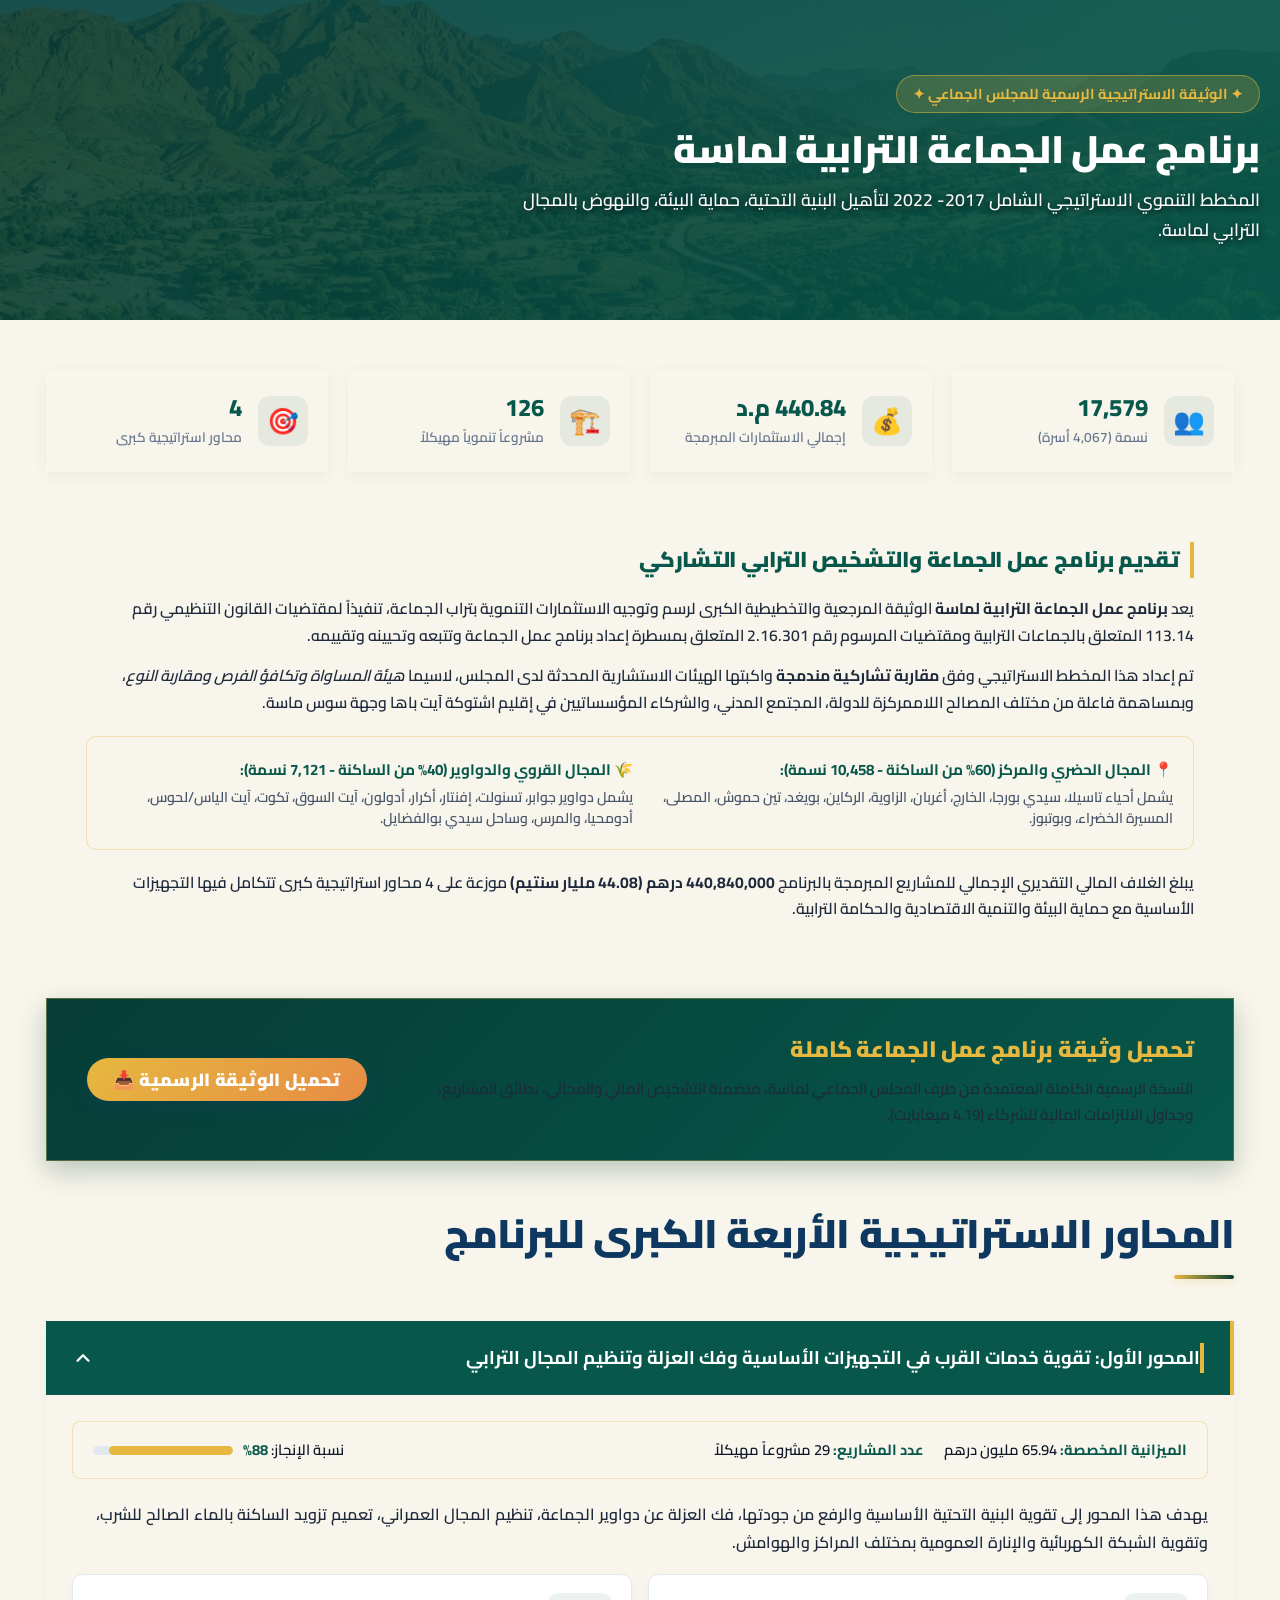
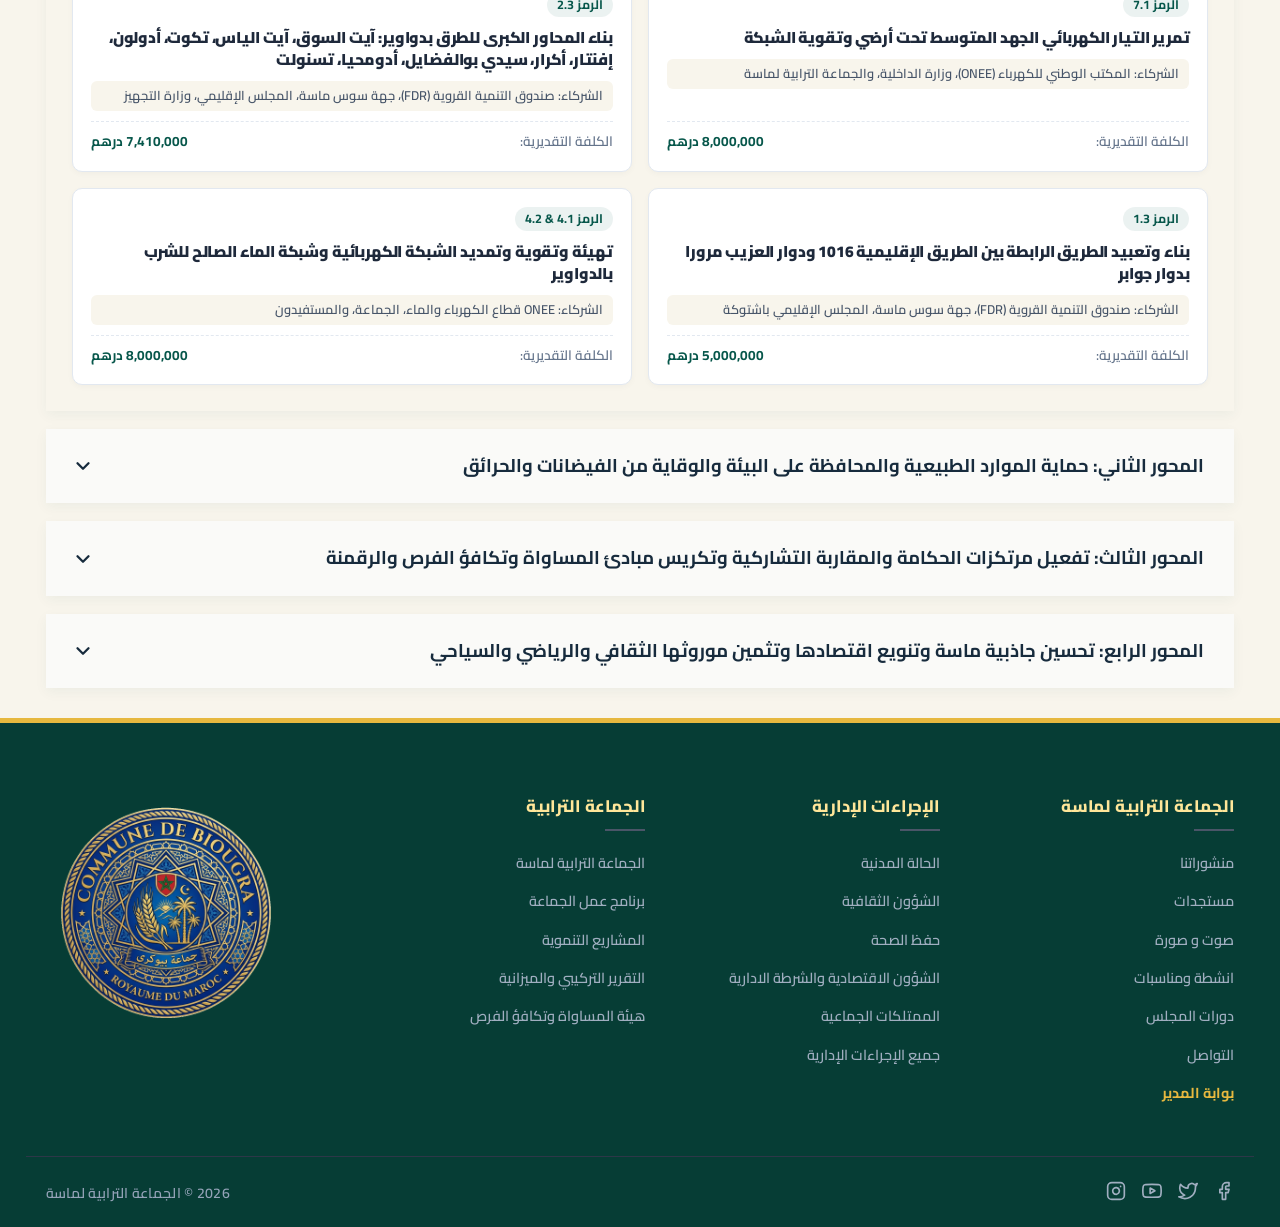
<file: action-program.html>
<!DOCTYPE html>
<html lang="ar" dir="rtl">
<head>
    <meta charset="UTF-8">
    <meta name="viewport" content="width=device-width, initial-scale=1.0">
    <meta name="description" content="برنامج عمل الجماعة الترابية لماسة 2017- 2022 - الأهداف الاستراتيجية، التشخيص التشاركي، والمشاريع التنموية المهيكلة.">
    <title>برنامج عمل الجماعة 2017- 2022 | بوابة جماعة ماسة</title>
    
    <!-- Google Fonts -->
    <link rel="preconnect" href="https://fonts.googleapis.com">
    <link rel="preconnect" href="https://fonts.gstatic.com" crossorigin>
    <link href="https://fonts.googleapis.com/css2?family=IBM+Plex+Sans+Arabic:wght@300;400;500;600;700&family=Cairo:wght@400;600;700;800&display=swap" rel="stylesheet">
    
    <link rel="stylesheet" href="style.css?v=120.0">
    <link rel="stylesheet" href="moroccan-suite.css?v=22.0">
    <style>
        .subpage-hero {
            position: relative;
            height: 320px;
            background-image: url('assets/biougra_landscape_clean.png');
            background-size: cover;
            background-position: center;
            display: flex;
            align-items: center;
            color: var(--bg-white);
            margin-bottom: 50px;
        }
        .subpage-hero::before {
            content: '';
            position: absolute;
            top: 0; left: 0; right: 0; bottom: 0;
            background: linear-gradient(135deg, rgba(6, 61, 53, 0.88) 0%, rgba(7, 87, 75, 0.94) 100%);
            z-index: 1;
        }
        .subpage-hero-content {
            position: relative;
            z-index: 2;
            width: 100%;
        }
        .subpage-hero-tag {
            display: inline-flex;
            align-items: center;
            gap: 8px;
            padding: 6px 16px;
            background: rgba(230, 184, 63, 0.2);
            border: 1px solid rgba(230, 184, 63, 0.5);
            border-radius: 30px;
            color: #E6B83F;
            font-size: 0.9rem;
            font-weight: 700;
            margin-bottom: 12px;
        }
        .subpage-hero-title {
            font-size: 2.4rem;
            font-weight: 800;
            color: #FFFFFF;
            line-height: 1.3;
        }
        .subpage-hero-subtitle {
            font-size: 1.1rem;
            color: #FFFFFF !important;
            text-shadow: 0 2px 6px rgba(0, 0, 0, 0.7);
            opacity: 0.98;
            max-width: 750px;
            margin-top: 10px;
            line-height: 1.6;
        }

        /* Diagnostic Highlights Grid */
        .diagnostic-stats-grid {
            display: grid;
            grid-template-columns: repeat(4, 1fr);
            gap: 20px;
            margin-bottom: 35px;
        }
        .diag-stat-card {
            background: var(--bg-white);
            padding: 24px 20px;
            border-radius: var(--border-radius);
            border: 1px solid var(--border-color);
            box-shadow: 0 4px 14px rgba(7, 87, 75, 0.06);
            display: flex;
            align-items: center;
            gap: 16px;
            transition: transform 0.2s ease, box-shadow 0.2s ease;
        }
        .diag-stat-card:hover {
            transform: translateY(-3px);
            box-shadow: 0 8px 20px rgba(7, 87, 75, 0.12);
        }
        .diag-stat-icon {
            width: 50px;
            height: 50px;
            border-radius: 12px;
            background: rgba(7, 87, 75, 0.08);
            color: var(--primary-color);
            display: flex;
            align-items: center;
            justify-content: center;
            font-size: 1.6rem;
            flex-shrink: 0;
        }
        .diag-stat-val {
            font-size: 1.5rem;
            font-weight: 800;
            color: var(--primary-color);
            line-height: 1.2;
            font-family: 'Cairo', sans-serif;
        }
        .diag-stat-lbl {
            font-size: 0.85rem;
            color: #64748b;
            font-weight: 600;
            margin-top: 3px;
        }

        .content-box {
            background-color: var(--bg-white);
            padding: 35px 40px;
            border-radius: var(--border-radius-lg);
            border: 1px solid var(--border-color);
            box-shadow: var(--box-shadow);
            margin-bottom: 35px;
        }
        .content-box h3 {
            color: var(--primary-color);
            font-size: 1.35rem;
            font-weight: 800;
            margin-bottom: 18px;
            border-right: 4px solid var(--accent-color);
            padding-right: 12px;
            display: flex;
            align-items: center;
            justify-content: space-between;
        }
        .content-box p {
            margin-bottom: 14px;
            color: #334155;
            font-size: 0.98rem;
            line-height: 1.8;
        }

        /* Diagnostic Demographics Pill Box */
        .demographics-pill-box {
            background: #F8F5EC;
            border: 1px solid rgba(230, 184, 63, 0.35);
            border-radius: 10px;
            padding: 20px;
            margin: 20px 0;
            display: grid;
            grid-template-columns: repeat(2, 1fr);
            gap: 15px;
        }
        .demographic-item {
            display: flex;
            flex-direction: column;
            gap: 4px;
        }
        .demographic-item strong {
            color: var(--primary-color);
            font-size: 0.95rem;
        }
        .demographic-item span {
            color: #475569;
            font-size: 0.88rem;
            line-height: 1.5;
        }
        
        /* Accordion layout for Program Axes */
        .accordion-wrapper {
            margin: 30px 0;
            display: flex;
            flex-direction: column;
            gap: 18px;
        }
        .accordion-item {
            border: 1px solid var(--border-color);
            border-radius: var(--border-radius);
            overflow: hidden;
            box-shadow: 0 4px 12px rgba(7, 87, 75, 0.05);
            background-color: var(--bg-white);
            transition: var(--transition);
        }
        .accordion-header {
            padding: 22px 26px;
            background-color: #FAFAF8;
            cursor: pointer;
            display: flex;
            justify-content: space-between;
            align-items: center;
            font-weight: 700;
            font-size: 1.15rem;
            color: var(--text-main);
            transition: var(--transition);
            user-select: none;
            border-right: 4px solid transparent;
        }
        .accordion-header:hover {
            background-color: rgba(7, 87, 75, 0.04);
            color: var(--primary-color);
        }
        .accordion-item.active .accordion-header,
        .accordion-item.active .accordion-header span {
            background-color: var(--primary-color) !important;
            color: #FFFFFF !important;
            border-right: 4px solid var(--accent-color);
        }
        .accordion-item.active .accordion-header svg {
            stroke: #FFFFFF !important;
        }
        .accordion-icon {
            width: 22px;
            height: 22px;
            transition: transform 0.3s ease;
            flex-shrink: 0;
        }
        .accordion-item.active .accordion-icon {
            transform: rotate(180deg);
        }
        .accordion-content {
            max-height: 0;
            overflow: hidden;
            transition: max-height 0.35s ease-out;
            padding: 0 26px;
        }
        .accordion-item.active .accordion-content {
            max-height: 2500px;
            padding: 26px;
            border-top: 1px solid var(--border-color);
        }
        
        .axis-meta {
            display: flex;
            flex-wrap: wrap;
            gap: 20px;
            background-color: #F8F5EC;
            padding: 16px 20px;
            border-radius: 8px;
            margin-bottom: 22px;
            font-size: 0.92rem;
            border: 1px solid rgba(230, 184, 63, 0.3);
            align-items: center;
        }
        .axis-meta strong {
            color: var(--primary-color);
        }
        .axis-progress-wrap {
            display: flex;
            align-items: center;
            gap: 10px;
            margin-right: auto;
        }
        .axis-progress-bar {
            width: 140px;
            height: 9px;
            background-color: #e2e8f0;
            border-radius: 6px;
            overflow: hidden;
        }
        .axis-progress {
            height: 100%;
            background-color: var(--accent-color);
            border-radius: 6px;
        }

        /* Detailed Project Cards inside Accordion */
        .axis-projects-grid {
            display: grid;
            grid-template-columns: repeat(2, 1fr);
            gap: 16px;
            margin-top: 18px;
        }
        .axis-project-subcard {
            background: #FFFFFF;
            border: 1px solid #E2E8F0;
            border-radius: 10px;
            padding: 18px;
            box-shadow: 0 2px 6px rgba(0,0,0,0.03);
            display: flex;
            flex-direction: column;
            gap: 10px;
            transition: border-color 0.2s ease, transform 0.2s ease;
        }
        .axis-project-subcard:hover {
            border-color: var(--primary-color);
            transform: translateY(-2px);
        }
        .proj-code-badge {
            display: inline-block;
            align-self: flex-start;
            background: rgba(7, 87, 75, 0.08);
            color: var(--primary-color);
            padding: 2px 10px;
            border-radius: 20px;
            font-weight: 700;
            font-size: 0.78rem;
        }
        .proj-card-title {
            font-size: 0.98rem;
            font-weight: 700;
            color: #1e293b;
            line-height: 1.4;
            margin: 0;
        }
        .proj-card-meta {
            display: flex;
            justify-content: space-between;
            align-items: center;
            font-size: 0.85rem;
            color: #64748b;
            padding-top: 8px;
            border-top: 1px dashed #e2e8f0;
            margin-top: auto;
        }
        .proj-cost-highlight {
            font-weight: 700;
            color: var(--primary-color);
        }
        .proj-partners-text {
            font-size: 0.8rem;
            color: #475569;
            background: #F8F5EC;
            padding: 6px 10px;
            border-radius: 6px;
            line-height: 1.4;
        }

        /* Official Download Banner Card */
        .pac-download-banner {
            background: linear-gradient(135deg, var(--deep-green, #063D35) 0%, var(--primary-color, #07574B) 100%);
            border-radius: var(--border-radius-lg);
            padding: 32px 40px;
            color: #FFFFFF;
            display: flex;
            align-items: center;
            justify-content: space-between;
            gap: 30px;
            margin: 40px 0;
            box-shadow: 0 10px 25px rgba(6, 61, 53, 0.25);
            border: 1px solid rgba(230, 184, 63, 0.35);
        }
        .pac-download-info h4 {
            font-size: 1.4rem;
            font-weight: 800;
            color: #E6B83F;
            margin-bottom: 8px;
        }
        .pac-download-info p {
            font-size: 0.95rem;
            color: #F8F5EC;
            opacity: 0.9;
            line-height: 1.6;
            margin: 0;
        }
        .pac-download-btn-wrap {
            flex-shrink: 0;
        }

        @media (max-width: 992px) {
            .diagnostic-stats-grid {
                grid-template-columns: repeat(2, 1fr);
            }
            .axis-projects-grid {
                grid-template-columns: 1fr;
            }
            .demographics-pill-box {
                grid-template-columns: 1fr;
            }
            .pac-download-banner {
                flex-direction: column;
                text-align: center;
                padding: 28px 20px;
            }
        }
        @media (max-width: 768px) {
            .subpage-hero {
                height: 250px;
            }
            .subpage-hero-title {
                font-size: 1.7rem;
            }
            .diagnostic-stats-grid {
                grid-template-columns: 1fr;
            }
            .axis-meta {
                flex-direction: column;
                align-items: flex-start;
                gap: 12px;
            }
            .axis-progress-wrap {
                margin-right: 0;
                width: 100%;
                justify-content: space-between;
            }
            .axis-progress-bar {
                flex: 1;
            }
        }
    </style>
    <script>
        // Automatic cache buster & storage synchronizer for Commune de Massa Portal
        (function() {
            const MASSA_SYNC_BUILD = 'massa_build_official_v120_benlachgar';
            try {
                if (localStorage.getItem('massa_sync_build') !== MASSA_SYNC_BUILD) {
                    console.log('Synchronizing official Massa portal data to build:', MASSA_SYNC_BUILD);
                    localStorage.clear();
                    sessionStorage.clear();
                    localStorage.setItem('massa_sync_build', MASSA_SYNC_BUILD);
                }
            } catch(e) {
                console.warn('Storage sync:', e);
            }
        })();
    </script>

</head>
<body>

    <!-- TOP BAR -->
    <div class="top-bar" id="topBar">
        <div class="container top-bar-content">
            <div class="top-bar-left">
                <div class="search-container">
                    <button class="search-toggle-btn" id="searchToggleBtn" aria-label="بحث">
                        <svg class="icon" viewBox="0 0 24 24" fill="none" stroke="currentColor" stroke-width="2.5" stroke-linecap="round" stroke-linejoin="round">
                            <circle cx="11" cy="11" r="8"></circle>
                            <line x1="21" y1="21" x2="16.65" y2="16.65"></line>
                        </svg>
                    </button>
                    <div class="search-input-wrapper" id="searchInputWrapper">
                        <input type="text" id="searchInput" placeholder="ابحث في البوابة...">
                    </div>
                </div>
                <span class="divider">|</span>
                <a href="contact.html" class="top-link">التواصل</a>
                <a href="index.html#news" class="top-link">أخبار الجماعة</a>
                <a href="admin.html" class="top-link" target="_blank" style="margin-left: 12px; font-weight: 700; color: var(--accent-color);">بوابة المدير</a>
                <a href="index.html#procedures-grid" class="btn btn-gold">خدمات إلكترونية</a>
            </div>
            
            <div class="top-bar-right">
                <div class="lang-selector">
                    <button class="lang-btn active" data-lang="ar">العربية</button>
                    <button class="lang-btn" data-lang="tz">ⵜⴰⵎⴰⵣⵉⵖⵜ</button>
                    <button class="lang-btn" data-lang="fr">Français</button>
                    <button class="lang-btn" data-lang="en">English</button>
                </div>
            </div>
        </div>
    </div>

    <!-- MAIN HEADER -->
    <header class="main-header" id="mainHeader">
        <div class="container header-container">
            <nav class="main-nav" id="mainNav">
                <button class="menu-toggle-btn" id="menuToggleBtn" aria-label="القائمة">
                    <span class="bar"></span>
                    <span class="bar"></span>
                    <span class="bar"></span>
                </button>
                <ul class="nav-menu" id="navMenu">
                    <li><a href="contact.html" class="nav-link">أوقات العمل</a></li>
                    <li><a href="publications.html" class="nav-link">منشوراتنا</a></li>
                    <li><a href="index.html#urban-development" class="nav-link">برنامج التنمية والمشاريع</a></li>
                    <li><a href="action-program.html" class="nav-link active">برنامج عمل الجماعة</a></li>
                    <li><a href="index.html#procedures-grid" class="nav-link">الإجراءات الإدارية</a></li>
                    <li><a href="sustainable.html" class="nav-link">ماسة واحة مستدامة</a></li>
                    <li><a href="municipality.html" class="nav-link">الجماعة الترابية</a></li>
                </ul>
            </nav>

            <div class="logo-container">
                <a href="index.html" class="logo-link">
                    <img src="assets/logo.png" alt="شعار الجماعة الترابية لماسة COMMUNE DE MASSA" class="main-logo">
                </a>
            </div>
        </div>
    </header>

    <!-- SUBPAGE HERO -->
    <section class="subpage-hero">
        <div class="container subpage-hero-content">
            <div class="subpage-hero-tag">
                <span>✦ الوثيقة الاستراتيجية الرسمية للمجلس الجماعي ✦</span>
            </div>
            <h1 class="subpage-hero-title">برنامج عمل الجماعة الترابية لماسة</h1>
            <p class="subpage-hero-subtitle">المخطط التنموي الاستراتيجي الشامل 2017- 2022 لتأهيل البنية التحتية، حماية البيئة، والنهوض بالمجال الترابي لماسة.</p>
        </div>
    </section>

    <!-- MAIN CONTENT -->
    <main class="container">

        <!-- 1. Diagnostic Indicators 4-Card Suite -->
        <div class="diagnostic-stats-grid">
            <div class="diag-stat-card">
                <div class="diag-stat-icon">👥</div>
                <div>
                    <div class="diag-stat-val">17,579</div>
                    <div class="diag-stat-lbl">نسمة (4,067 أسرة)</div>
                </div>
            </div>
            <div class="diag-stat-card">
                <div class="diag-stat-icon">💰</div>
                <div>
                    <div class="diag-stat-val">440.84 م.د</div>
                    <div class="diag-stat-lbl">إجمالي الاستثمارات المبرمجة</div>
                </div>
            </div>
            <div class="diag-stat-card">
                <div class="diag-stat-icon">🏗️</div>
                <div>
                    <div class="diag-stat-val">126</div>
                    <div class="diag-stat-lbl">مشروعاً تنموياً مهيكلاً</div>
                </div>
            </div>
            <div class="diag-stat-card">
                <div class="diag-stat-icon">🎯</div>
                <div>
                    <div class="diag-stat-val">4</div>
                    <div class="diag-stat-lbl">محاور استراتيجية كبرى</div>
                </div>
            </div>
        </div>

        <!-- 2. PAC Diagnostic Presentation Box -->
        <div class="content-box">
            <h3>تقديم برنامج عمل الجماعة والتشخيص الترابي التشاركي</h3>
            <p>يعد <strong>برنامج عمل الجماعة الترابية لماسة</strong> الوثيقة المرجعية والتخطيطية الكبرى لرسم وتوجيه الاستثمارات التنموية بتراب الجماعة، تنفيذاً لمقتضيات القانون التنظيمي رقم 113.14 المتعلق بالجماعات الترابية ومقتضيات المرسوم رقم 2.16.301 المتعلق بمسطرة إعداد برنامج عمل الجماعة وتتبعه وتحيينه وتقييمه.</p>
            <p>تم إعداد هذا المخطط الاستراتيجي وفق <strong>مقاربة تشاركية مندمجة</strong> واكبتها الهيئات الاستشارية المحدثة لدى المجلس، لاسيما <em>هيئة المساواة وتكافؤ الفرص ومقاربة النوع</em>، وبمساهمة فاعلة من مختلف المصالح اللاممركزة للدولة، المجتمع المدني، والشركاء المؤسساتيين في إقليم اشتوكة آيت باها وجهة سوس ماسة.</p>
            
            <div class="demographics-pill-box">
                <div class="demographic-item">
                    <strong>📍 المجال الحضري والمركز (60% من الساكنة - 10,458 نسمة):</strong>
                    <span>يشمل أحياء تاسيلا، سيدي بورجا، الخارج، أغربان، الزاوية، الركاين، بويغد، تين حموش، المصلى، المسيرة الخضراء، وبوتبوز.</span>
                </div>
                <div class="demographic-item">
                    <strong>🌾 المجال القروي والدواوير (40% من الساكنة - 7,121 نسمة):</strong>
                    <span>يشمل دواوير جوابر، تسنولت، إفنتار، أكرار، أدولون، آيت السوق، تكوت، آيت الياس/لحوس، أدومحيا، والمرس، وساحل سيدي بوالفضايل.</span>
                </div>
            </div>

            <p style="margin-bottom: 0;">يبلغ الغلاف المالي التقديري الإجمالي للمشاريع المبرمجة بالبرنامج <strong>440,840,000 درهم (44.08 مليار سنتيم)</strong> موزعة على 4 محاور استراتيجية كبرى تتكامل فيها التجهيزات الأساسية مع حماية البيئة والتنمية الاقتصادية والحكامة الترابية.</p>
        </div>

        <!-- 3. Official PAC Document Download Banner -->
        <div class="pac-download-banner">
            <div class="pac-download-info">
                <h4>تحميل وثيقة برنامج عمل الجماعة كاملة</h4>
                <p>النسخة الرسمية الكاملة المعتمدة من طرف المجلس الجماعي لماسة، متضمنة التشخيص المالي والمجالي، بطائق المشاريع، وجداول الالتزامات المالية للشركاء (4.19 ميغابايت).</p>
            </div>
            <div class="pac-download-btn-wrap">
                <a href="#download-pac" onclick="alert('وثيقة برنامج عمل جماعة ماسة الرسمية متوفرة في قسم المنشورات والمصالح الإدارية بالجماعة.'); return false;" class="btn btn-gold btn-lg">تحميل الوثيقة الرسمية 📥</a>
            </div>
        </div>

        <!-- 4. Strategic Axes Section -->
        <h2 class="section-title">المحاور الاستراتيجية الأربعة الكبرى للبرنامج</h2>

        <div class="accordion-wrapper">
            <!-- Axis 1 -->
            <div class="accordion-item active">
                <div class="accordion-header" onclick="toggleAccordion(this)">
                    <span>المحور الأول: تقوية خدمات القرب في التجهيزات الأساسية وفك العزلة وتنظيم المجال الترابي</span>
                    <svg class="accordion-icon" viewBox="0 0 24 24" fill="none" stroke="currentColor" stroke-width="2.5" stroke-linecap="round" stroke-linejoin="round"><polyline points="6 9 12 15 18 9"></polyline></svg>
                </div>
                <div class="accordion-content">
                    <div class="axis-meta">
                        <div><strong>الميزانية المخصصة:</strong> 65.94 مليون درهم</div>
                        <div><strong>عدد المشاريع:</strong> 29 مشروعاً مهيكلاً</div>
                        <div class="axis-progress-wrap">
                            <span>نسبة الإنجاز: <strong>88%</strong></span>
                            <div class="axis-progress-bar">
                                <div class="axis-progress" style="width: 88%;"></div>
                            </div>
                        </div>
                    </div>
                    <p>يهدف هذا المحور إلى تقوية البنية التحتية الأساسية والرفع من جودتها، فك العزلة عن دواوير الجماعة، تنظيم المجال العمراني، تعميم تزويد الساكنة بالماء الصالح للشرب، وتقوية الشبكة الكهربائية والإنارة العمومية بمختلف المراكز والهوامش.</p>
                    
                    <div class="axis-projects-grid">
                        <div class="axis-project-subcard">
                            <span class="proj-code-badge">الرمز 7.1</span>
                            <h4 class="proj-card-title">تمرير التيار الكهربائي الجهد المتوسط تحت أرضي وتقوية الشبكة</h4>
                            <div class="proj-partners-text">الشركاء: المكتب الوطني للكهرباء (ONEE)، وزارة الداخلية، والجماعة الترابية لماسة</div>
                            <div class="proj-card-meta">
                                <span>الكلفة التقديرية:</span>
                                <span class="proj-cost-highlight">8,000,000 درهم</span>
                            </div>
                        </div>
                        <div class="axis-project-subcard">
                            <span class="proj-code-badge">الرمز 2.3</span>
                            <h4 class="proj-card-title">بناء المحاور الكبرى للطرق بدواوير: آيت السوق، آيت الياس، تكوت، أدولون، إفنتار، أكرار، سيدي بوالفضايل، أدومحيا، تسنولت</h4>
                            <div class="proj-partners-text">الشركاء: صندوق التنمية القروية (FDR)، جهة سوس ماسة، المجلس الإقليمي، وزارة التجهيز</div>
                            <div class="proj-card-meta">
                                <span>الكلفة التقديرية:</span>
                                <span class="proj-cost-highlight">7,410,000 درهم</span>
                            </div>
                        </div>
                        <div class="axis-project-subcard">
                            <span class="proj-code-badge">الرمز 1.3</span>
                            <h4 class="proj-card-title">بناء وتعبيد الطريق الرابطة بين الطريق الإقليمية 1016 ودوار العزيب مرورا بدوار جوابر</h4>
                            <div class="proj-partners-text">الشركاء: صندوق التنمية القروية (FDR)، جهة سوس ماسة، المجلس الإقليمي باشتوكة</div>
                            <div class="proj-card-meta">
                                <span>الكلفة التقديرية:</span>
                                <span class="proj-cost-highlight">5,000,000 درهم</span>
                            </div>
                        </div>
                        <div class="axis-project-subcard">
                            <span class="proj-code-badge">الرمز 4.1 & 4.2</span>
                            <h4 class="proj-card-title">تهيئة وتقوية وتمديد الشبكة الكهربائية وشبكة الماء الصالح للشرب بالدواوير</h4>
                            <div class="proj-partners-text">الشركاء: ONEE قطاع الكهرباء والماء، الجماعة، والمستفيدون</div>
                            <div class="proj-card-meta">
                                <span>الكلفة التقديرية:</span>
                                <span class="proj-cost-highlight">8,000,000 درهم</span>
                            </div>
                        </div>
                    </div>
                </div>
            </div>

            <!-- Axis 2 -->
            <div class="accordion-item">
                <div class="accordion-header" onclick="toggleAccordion(this)">
                    <span>المحور الثاني: حماية الموارد الطبيعية والمحافظة على البيئة والوقاية من الفيضانات والحرائق</span>
                    <svg class="accordion-icon" viewBox="0 0 24 24" fill="none" stroke="currentColor" stroke-width="2.5" stroke-linecap="round" stroke-linejoin="round"><polyline points="6 9 12 15 18 9"></polyline></svg>
                </div>
                <div class="accordion-content">
                    <div class="axis-meta">
                        <div><strong>الميزانية المخصصة:</strong> 123.90 مليون درهم</div>
                        <div><strong>عدد المشاريع:</strong> 16 مشروعاً بيئياً وقائياً</div>
                        <div class="axis-progress-wrap">
                            <span>نسبة الإنجاز: <strong>82%</strong></span>
                            <div class="axis-progress-bar">
                                <div class="axis-progress" style="width: 82%;"></div>
                            </div>
                        </div>
                    </div>
                    <p>يركز هذا المحور الحيوي على صيانة المنظومة البيئية لوادي ماسة والواحة المحيطة به، إنجاز شبكة التطهير السائل ومحطة المعالجة لحماية الفرشة المائية، تدبير وتأهيل مطرح النفايات بسيدي عبو، والوقاية الاستباقية من الفيضانات والحرائق.</p>
                    
                    <div class="axis-projects-grid">
                        <div class="axis-project-subcard">
                            <span class="proj-code-badge">الرمز 4.5</span>
                            <h4 class="proj-card-title">إنجاز شبكة صرف المياه العادمة بمركز ماسة (التطهير السائل)</h4>
                            <div class="proj-partners-text">الشركاء: كتابة الدولة في التنمية المستدامة، كتابة الدولة في الماء، جهة سوس ماسة، ONEE، وزارة الداخلية</div>
                            <div class="proj-card-meta">
                                <span>الكلفة التقديرية:</span>
                                <span class="proj-cost-highlight">40,000,000 درهم</span>
                            </div>
                        </div>
                        <div class="axis-project-subcard">
                            <span class="proj-code-badge">الرمز 4.7</span>
                            <h4 class="proj-card-title">إحداث محطة لمعالجة وتصفية المياه العادمة بمركز ماسة</h4>
                            <div class="proj-partners-text">الشركاء: كتابة الدولة المكلفة بالماء والبيئة، مجلس الجهة، ONEE، الجماعة الترابية لماسة</div>
                            <div class="proj-card-meta">
                                <span>الكلفة التقديرية:</span>
                                <span class="proj-cost-highlight">30,000,000 درهم</span>
                            </div>
                        </div>
                        <div class="axis-project-subcard">
                            <span class="proj-code-badge">الرمز 4.6</span>
                            <h4 class="proj-card-title">إنجاز شبكة صرف مياه الأمطار بمركز ماسة لحماية الأحياء</h4>
                            <div class="proj-partners-text">الشركاء: وزارة الداخلية (صندوق الكوارث الطبيعية)، كتابة الدولة في الماء، مجلس الجهة، الجماعة</div>
                            <div class="proj-card-meta">
                                <span>الكلفة التقديرية:</span>
                                <span class="proj-cost-highlight">15,000,000 درهم</span>
                            </div>
                        </div>
                        <div class="axis-project-subcard">
                            <span class="proj-code-badge">الرمز 4.11</span>
                            <h4 class="proj-card-title">تهيئة وتنقية وتأهيل مجرى وادي ماسة وبناء حواجز الوقاية</h4>
                            <div class="proj-partners-text">الشركاء: كتابة الدولة المكلفة بالماء، صندوق الكوارث الطبيعية، الجماعة الترابية لماسة</div>
                            <div class="proj-card-meta">
                                <span>الكلفة التقديرية:</span>
                                <span class="proj-cost-highlight">10,000,000 درهم</span>
                            </div>
                        </div>
                    </div>
                </div>
            </div>

            <!-- Axis 3 -->
            <div class="accordion-item">
                <div class="accordion-header" onclick="toggleAccordion(this)">
                    <span>المحور الثالث: تفعيل مرتكزات الحكامة والمقاربة التشاركية وتكريس مبادئ المساواة وتكافؤ الفرص والرقمنة</span>
                    <svg class="accordion-icon" viewBox="0 0 24 24" fill="none" stroke="currentColor" stroke-width="2.5" stroke-linecap="round" stroke-linejoin="round"><polyline points="6 9 12 15 18 9"></polyline></svg>
                </div>
                <div class="accordion-content">
                    <div class="axis-meta">
                        <div><strong>الميزانية المخصصة:</strong> 61.50 مليون درهم</div>
                        <div><strong>عدد المشاريع:</strong> 51 مشروعاً وعملية</div>
                        <div class="axis-progress-wrap">
                            <span>نسبة الإنجاز: <strong>90%</strong></span>
                            <div class="axis-progress-bar">
                                <div class="axis-progress" style="width: 90%;"></div>
                            </div>
                        </div>
                    </div>
                    <p>يرمي هذا المحور إلى عصرنة التدبير الجماعي ورقمنة الخدمات الإدارية، إحداث بوابة إلكترونية تفاعلية للجماعة (المشروع 5.5)، تكوين المنتخبين والموظفين، تقوية قدرات جمعيات المجتمع المدني، وتأهيل قطاعات الشباب والرياضة والتعليم والتكوين المهني.</p>
                    
                    <div class="axis-projects-grid">
                        <div class="axis-project-subcard">
                            <span class="proj-code-badge">الرمز 6.19</span>
                            <h4 class="proj-card-title">إحداث مركز التكوين المهني لشباب جماعة ماسة</h4>
                            <div class="proj-partners-text">الشركاء: وزارة التربية الوطنية والتكوين المهني، مجلس جهة سوس ماسة، المجلس الإقليمي، الجماعة</div>
                            <div class="proj-card-meta">
                                <span>الكلفة التقديرية:</span>
                                <span class="proj-cost-highlight">10,000,000 درهم</span>
                            </div>
                        </div>
                        <div class="axis-project-subcard">
                            <span class="proj-code-badge">الرمز 6.1</span>
                            <h4 class="proj-card-title">تهيئة وتعشيب وتجهيز الملعب الجماعي بسيدي عبو</h4>
                            <div class="proj-partners-text">الشركاء: الجامعة الملكية المغربية لكرة القدم، وزارة الشباب والرياضة، المجلس الإقليمي، الجماعة</div>
                            <div class="proj-card-meta">
                                <span>الكلفة التقديرية:</span>
                                <span class="proj-cost-highlight">8,000,000 درهم</span>
                            </div>
                        </div>
                        <div class="axis-project-subcard">
                            <span class="proj-code-badge">الرمز 6.7</span>
                            <h4 class="proj-card-title">إحداث قاعة مغطاة للرياضات وملاعب القرب بمختلف الدواوير</h4>
                            <div class="proj-partners-text">الشركاء: وزارة الشباب والرياضة، الجماعة الترابية لماسة، المبادرة الوطنية للتنمية البشرية (INDH)</div>
                            <div class="proj-card-meta">
                                <span>الكلفة التقديرية:</span>
                                <span class="proj-cost-highlight">5,200,000 درهم</span>
                            </div>
                        </div>
                        <div class="axis-project-subcard">
                            <span class="proj-code-badge">الرمز 5.5</span>
                            <h4 class="proj-card-title">إحداث البوابة الإلكترونية للجماعة وتحديث الإدارة الجماعية</h4>
                            <div class="proj-partners-text">الشركاء: الجماعة الترابية لماسة، المديرية العامة للجماعات الترابية (DGCL)</div>
                            <div class="proj-card-meta">
                                <span>الكلفة التقديرية:</span>
                                <span class="proj-cost-highlight">1,500,000 درهم</span>
                            </div>
                        </div>
                    </div>
                </div>
            </div>

            <!-- Axis 4 -->
            <div class="accordion-item">
                <div class="accordion-header" onclick="toggleAccordion(this)">
                    <span>المحور الرابع: تحسين جاذبية ماسة وتنويع اقتصادها وتثمين موروثها الثقافي والرياضي والسياحي</span>
                    <svg class="accordion-icon" viewBox="0 0 24 24" fill="none" stroke="currentColor" stroke-width="2.5" stroke-linecap="round" stroke-linejoin="round"><polyline points="6 9 12 15 18 9"></polyline></svg>
                </div>
                <div class="accordion-content">
                    <div class="axis-meta">
                        <div><strong>الميزانية المخصصة:</strong> 186.60 مليون درهم</div>
                        <div><strong>عدد المشاريع:</strong> 30 مشروعاً استراتيجياً</div>
                        <div class="axis-progress-wrap">
                            <span>نسبة الإنجاز: <strong>80%</strong></span>
                            <div class="axis-progress-bar">
                                <div class="axis-progress" style="width: 80%;"></div>
                            </div>
                        </div>
                    </div>
                    <p>يمثل المحور الاقتصادي والتنموي الأكبر في ميزانية البرنامج، ويهدف إلى إحداث المنطقة الحرفية والصناعية بسيدي عبو، عصرنة وتأهيل السوق الأسبوعي، إحداث مرفأ الصيد التقليدي بسيدي بوالفضايل، تثنية الطريق 1016، وبناء قنطرة ثانية على وادي ماسة لحماية وانسيابية الربط الإقليمي.</p>
                    
                    <div class="axis-projects-grid">
                        <div class="axis-project-subcard">
                            <span class="proj-code-badge">الرمز 9.4</span>
                            <h4 class="proj-card-title">إحداث المنطقة الحرفية والصناعية بسيدي عبو</h4>
                            <div class="proj-partners-text">الشركاء: الجماعة (العقار والدراسة)، شركة العمران والقطاع الخاص، وزارة التجارة والصناعة، مجلس الجهة</div>
                            <div class="proj-card-meta">
                                <span>الكلفة التقديرية:</span>
                                <span class="proj-cost-highlight">40,000,000 درهم</span>
                            </div>
                        </div>
                        <div class="axis-project-subcard">
                            <span class="proj-code-badge">الرمز 7.1</span>
                            <h4 class="proj-card-title">إعادة هيكلة الأحياء الناقصة التجهيز بالمركز وهوامشه</h4>
                            <div class="proj-partners-text">الشركاء: وزارة إعداد التراب الوطني والتعمير والإسكان وسياسة المدينة، الجماعة، المجلس الإقليمي</div>
                            <div class="proj-card-meta">
                                <span>الكلفة التقديرية:</span>
                                <span class="proj-cost-highlight">33,000,000 درهم</span>
                            </div>
                        </div>
                        <div class="axis-project-subcard">
                            <span class="proj-code-badge">الرمز 3.13</span>
                            <h4 class="proj-card-title">إحداث قنطرة ثانية على وادي ماسة وتأهيل المنشآت الفنية</h4>
                            <div class="proj-partners-text">الشركاء: وزارة التجهيز والنقل، كتابة الدولة المكلفة بالماء، صندوق التنمية القروية (FDR)، مجلس الجهة</div>
                            <div class="proj-card-meta">
                                <span>الكلفة التقديرية:</span>
                                <span class="proj-cost-highlight">30,000,000 درهم</span>
                            </div>
                        </div>
                        <div class="axis-project-subcard">
                            <span class="proj-code-badge">الرمز 9.2</span>
                            <h4 class="proj-card-title">إعادة هيكلة وعصرنة السوق الأسبوعي بسيدي عبو وبناء المجزرة النموذجية</h4>
                            <div class="proj-partners-text">الشركاء: وزارة الداخلية، مجلس جهة سوس ماسة، المجلس الإقليمي باشتوكة، الجماعة الترابية لماسة</div>
                            <div class="proj-card-meta">
                                <span>الكلفة التقديرية:</span>
                                <span class="proj-cost-highlight">25,000,000 درهم</span>
                            </div>
                        </div>
                        <div class="axis-project-subcard">
                            <span class="proj-code-badge">الرمز 9.9</span>
                            <h4 class="proj-card-title">إحداث مرفأ الصيد التقليدي ونقطة التفريغ بسيدي بوالفضايل</h4>
                            <div class="proj-partners-text">الشركاء: وزارة الفلاحة والصيد البحري، مجلس جهة سوس ماسة، الجماعة (عينية)</div>
                            <div class="proj-card-meta">
                                <span>الكلفة التقديرية:</span>
                                <span class="proj-cost-highlight">20,000,000 درهم</span>
                            </div>
                        </div>
                        <div class="axis-project-subcard">
                            <span class="proj-code-badge">الرمز 7.12</span>
                            <h4 class="proj-card-title">تثنية مقطع الطريق الإقليمية 1016 من سيدي عبو إلى مقر الجماعة</h4>
                            <div class="proj-partners-text">الشركاء: وزارة التجهيز والنقل، صندوق التنمية القروية FDR، مجلس جهة سوس ماسة</div>
                            <div class="proj-card-meta">
                                <span>الكلفة التقديرية:</span>
                                <span class="proj-cost-highlight">15,000,000 درهم</span>
                            </div>
                        </div>
                        <div class="axis-project-subcard">
                            <span class="proj-code-badge">الرمز 8.1 & 8.2</span>
                            <h4 class="proj-card-title">صيانة وترميم السور التقليدي بتاسيلا وأخربان وتثمين المآثر التاريخية</h4>
                            <div class="proj-partners-text">الشركاء: وزارة الثقافة والاتصال، الجماعة الترابية لماسة، جمعيات المجتمع المدني</div>
                            <div class="proj-card-meta">
                                <span>الكلفة التقديرية:</span>
                                <span class="proj-cost-highlight">2,500,000 درهم</span>
                            </div>
                        </div>
                        <div class="axis-project-subcard">
                            <span class="proj-code-badge">الرمز 8.3</span>
                            <h4 class="proj-card-title">تأهيل وتجهيز المركب الثقافي لماسة ومركز عرض منتوجات الصناعة التقليدية</h4>
                            <div class="proj-partners-text">الشركاء: وزارة السياحة والصناعة التقليدية، كتابة الدولة المكلفة بالصناعة التقليدية، الجماعة</div>
                            <div class="proj-card-meta">
                                <span>الكلفة التقديرية:</span>
                                <span class="proj-cost-highlight">7,000,000 درهم</span>
                            </div>
                        </div>
                    </div>
                </div>
            </div>
        </div>
    </main>

    <!-- FOOTER -->
    <footer class="main-footer">
        <div class="container footer-container">
            <div class="footer-col">
                <h3 class="footer-col-title">روابط سريعة</h3>
                <ul class="footer-links">
                    <li><a href="publications.html">منشوراتنا</a></li>
                    <li><a href="index.html#news">مستجدات</a></li>
                    <li><a href="index.html#multimedia">صوت و صورة</a></li>
                    <li><a href="index.html#events">انشطة ومناسبات</a></li>
                    <li><a href="index.html#news">دورات المجلس</a></li>
                    <li><a href="contact.html">التواصل</a></li>
                    <li><a href="admin.html" target="_blank" style="color: var(--accent-color); font-weight: 700;">بوابة المدير</a></li>
                </ul>
            </div>
            <div class="footer-col">
                <h3 class="footer-col-title">الإجراءات الإدارية</h3>
                <ul class="footer-links">
                    <li><a href="index.html#procedures-grid">الحالة المدنية</a></li>
                    <li><a href="index.html#procedures-grid">الشؤون الثقافية</a></li>
                    <li><a href="index.html#procedures-grid">حفظ الصحة</a></li>
                    <li><a href="index.html#procedures-grid">الشؤون الاقتصادية والشرطة الادارية</a></li>
                    <li><a href="index.html#procedures-grid">الممتلكات الجماعية</a></li>
                    <li><a href="index.html#procedures-grid">جميع الإجراءات الإدارية</a></li>
                </ul>
            </div>
            <div class="footer-col">
                <h3 class="footer-col-title">الجماعة الترابية</h3>
                <ul class="footer-links">
                    <li><a href="index.html">الجماعة الترابية لماسة</a></li>
                    <li><a href="action-program.html">برنامج عمل الجماعة</a></li>
                    <li><a href="index.html#urban-development">المشاريع التنموية</a></li>
                    <li><a href="index.html#synthesisSection">التقرير التركيبي والميزانية</a></li>
                    <li><a href="index.html">هيئة المساواة وتكافؤ الفرص</a></li>
                </ul>
            </div>
            <div class="footer-logo-col">
                <img src="assets/logo.png" alt="ماسة COMMUNE DE MASSA" class="footer-logo">
            </div>
        </div>
        <div class="container footer-bottom">
            <div class="footer-socials">
                <a href="#" class="social-icon" aria-label="Facebook">
                    <svg viewBox="0 0 24 24" fill="none" stroke="currentColor" stroke-width="2" stroke-linecap="round" stroke-linejoin="round" class="icon"><path d="M18 2h-3a5 5 0 0 0-5 5v3H7v4h3v8h4v-8h3l1-4h-4V7a1 1 0 0 1 1-1h3z"></path></svg>
                </a>
                <a href="#" class="social-icon" aria-label="Twitter/X">
                    <svg viewBox="0 0 24 24" fill="none" stroke="currentColor" stroke-width="2" stroke-linecap="round" stroke-linejoin="round" class="icon"><path d="M23 3a10.9 10.9 0 0 1-3.14 1.53 4.48 4.48 0 0 0-7.86 3v1A10.66 10.66 0 0 1 3 4s-4 9 5 13a11.64 11.64 0 0 1-7 2c9 5 20 0 20-11.5a4.5 4.5 0 0 0-.08-.83A7.72 7.72 0 0 0 23 3z"></path></svg>
                </a>
                <a href="#" class="social-icon" aria-label="YouTube">
                    <svg viewBox="0 0 24 24" fill="none" stroke="currentColor" stroke-width="2" stroke-linecap="round" stroke-linejoin="round" class="icon"><path d="M22.54 6.42a2.78 2.78 0 0 0-1.95-1.96C18.88 4 12 4 12 4s-6.88 0-8.59.46a2.78 2.78 0 0 0-1.95 1.96A29 29 0 0 0 1 11.75a29 29 0 0 0 .46 5.33A2.78 2.78 0 0 0 3.41 19c1.71.46 8.59.46 8.59.46s6.88 0 8.59-.46a2.78 2.78 0 0 0 1.95-1.96 29 29 0 0 0 .46-5.29 29 29 0 0 0-.46-5.33z"></path><polygon points="9.75 15.02 15.5 11.75 9.75 8.48 9.75 15.02"></polygon></svg>
                </a>
                <a href="#" class="social-icon" aria-label="Instagram">
                    <svg viewBox="0 0 24 24" fill="none" stroke="currentColor" stroke-width="2" stroke-linecap="round" stroke-linejoin="round" class="icon"><rect x="2" y="2" width="20" height="20" rx="5" ry="5"></rect><path d="M16 11.37A4 4 0 1 1 12.63 8 4 4 0 0 1 16 11.37z"></path><line x1="17.5" y1="6.5" x2="17.51" y2="6.5"></line></svg>
                </a>
            </div>
            <div class="footer-copyright">
                2026 &copy; <span class="muni-name-display">الجماعة الترابية لماسة</span>
            </div>
        </div>
    </footer>

    <!-- BACK TO TOP BUTTON -->
    <button class="back-to-top-btn" id="backToTopBtn" aria-label="الرجوع للأعلى">
        <svg viewBox="0 0 24 24" fill="none" stroke="currentColor" stroke-width="3" stroke-linecap="round" stroke-linejoin="round" class="icon">
            <line x1="12" y1="19" x2="12" y2="5"></line>
            <polyline points="5 12 12 5 19 12"></polyline>
        </svg>
    </button>

    <script type="module" src="js/app.js?v=23.0"></script>
    <script src="app.js?v=23.0"></script>
    <script>
        function toggleAccordion(header) {
            const item = header.parentElement;
            const items = document.querySelectorAll('.accordion-item');
            const isActive = item.classList.contains('active');
            
            items.forEach(i => {
                i.classList.remove('active');
                i.querySelector('.accordion-content').style.maxHeight = null;
            });
            
            if (!isActive) {
                item.classList.add('active');
                const content = item.querySelector('.accordion-content');
                content.style.maxHeight = content.scrollHeight + 'px';
            }
        }
        
        window.addEventListener('DOMContentLoaded', () => {
            const activeItem = document.querySelector('.accordion-item.active');
            if (activeItem) {
                const content = activeItem.querySelector('.accordion-content');
                content.style.maxHeight = content.scrollHeight + 'px';
            }
        });
    </script>
</body>
</html>
</file>
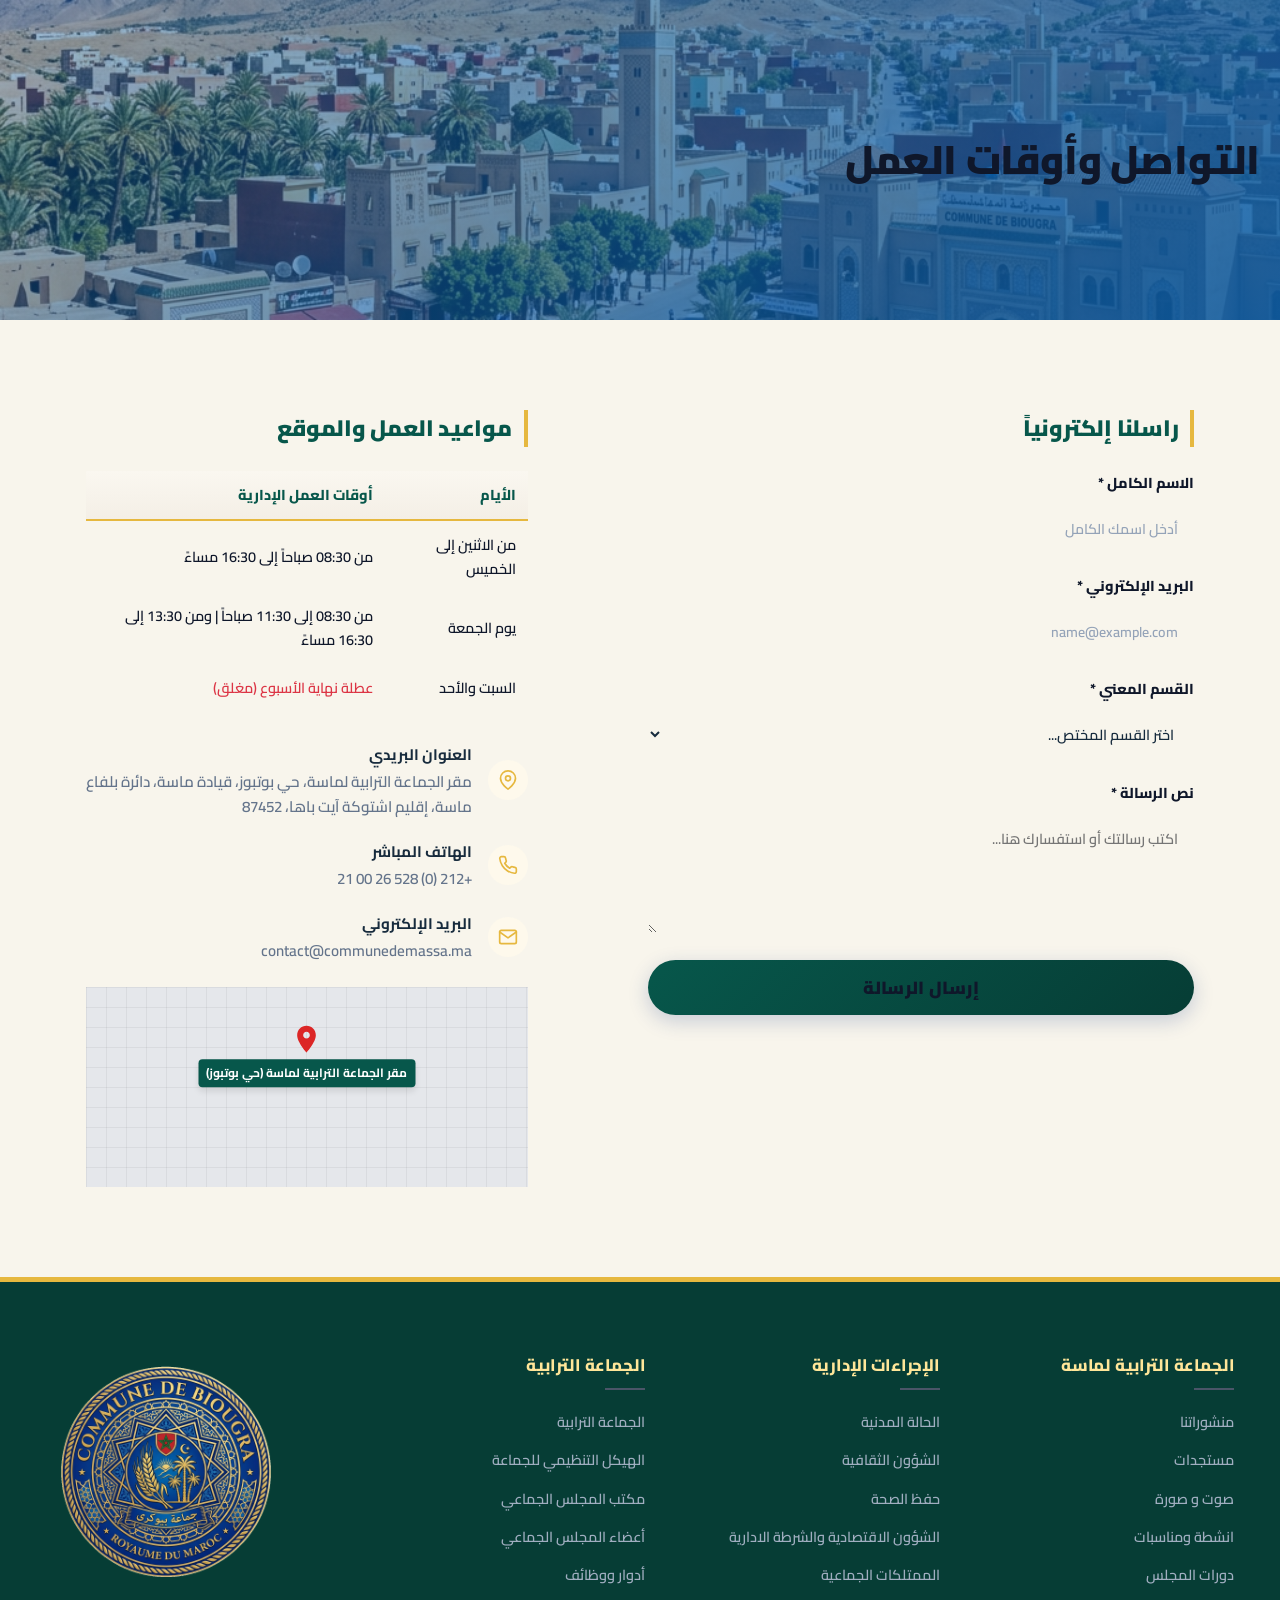
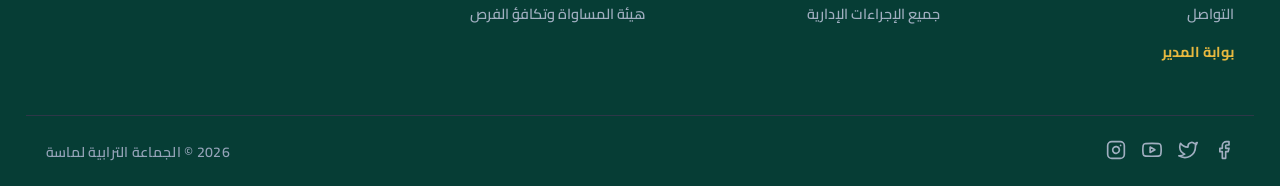
<file: contact.html>
<!DOCTYPE html>
<html lang="ar" dir="rtl">
<head>
    <meta charset="UTF-8">
    <meta name="viewport" content="width=device-width, initial-scale=1.0">
    <meta name="description" content="اتصل بنا وأوقات عمل الجماعة الترابية لماسة - تواصل معنا عبر النموذج الإلكتروني أو تفضل بزيارتنا.">
    <title>التواصل وأوقات العمل | بوابة جماعة ماسة</title>
    
    <!-- Google Fonts -->
    <link rel="preconnect" href="https://fonts.googleapis.com">
    <link rel="preconnect" href="https://fonts.gstatic.com" crossorigin>
    <link href="https://fonts.googleapis.com/css2?family=IBM+Plex+Sans+Arabic:wght@300;400;500;600;700&family=Cairo:wght@400;600;700;800&display=swap" rel="stylesheet">
    
    <link rel="stylesheet" href="style.css?v=5.0">
    <link rel="stylesheet" href="moroccan-suite.css?v=5.0">
    <style>
        .subpage-hero {
            position: relative;
            height: 320px;
            background-image: url('assets/biougra_bg.png');
            background-size: cover;
            background-position: center;
            display: flex;
            align-items: center;
            color: var(--bg-white);
            margin-bottom: 50px;
        }
        .subpage-hero::before {
            content: '';
            position: absolute;
            top: 0; left: 0; right: 0; bottom: 0;
            background: linear-gradient(135deg, rgba(13, 94, 166, 0.4) 0%, rgba(13, 94, 166, 0.9) 100%);
            z-index: 1;
        }
        .subpage-hero-content {
            position: relative;
            z-index: 2;
            width: 100%;
        }
        .subpage-hero-title {
            font-size: 2.5rem;
            font-weight: 800;
        }
        
        /* Contact page layout */
        .contact-container {
            display: grid;
            grid-template-columns: 1.2fr 1fr;
            gap: 40px;
            margin-bottom: 50px;
        }
        .contact-box {
            background-color: var(--bg-white);
            padding: 40px;
            border-radius: var(--border-radius-lg);
            border: 1px solid var(--border-color);
            box-shadow: var(--box-shadow);
        }
        .contact-box h3 {
            color: var(--primary-color);
            font-size: 1.4rem;
            font-weight: 700;
            margin-bottom: 24px;
            border-right: 4px solid var(--accent-color);
            padding-right: 12px;
        }
        
        /* Contact Form Styles */
        .form-group {
            margin-bottom: 20px;
        }
        .form-label {
            display: block;
            font-weight: 600;
            font-size: 0.9rem;
            margin-bottom: 8px;
            color: var(--text-main);
        }
        .form-input, .form-select, .form-textarea {
            width: 100%;
            padding: 12px 16px;
            border: 1px solid var(--border-color);
            border-radius: 6px;
            background-color: var(--bg-light);
            font-family: inherit;
            font-size: 0.9rem;
            color: var(--text-main);
            outline: none;
            transition: var(--transition);
        }
        .form-input:focus, .form-select:focus, .form-textarea:focus {
            border-color: var(--primary-color);
            background-color: var(--bg-white);
            box-shadow: 0 0 0 3px rgba(13, 94, 166, 0.1);
        }
        .form-textarea {
            resize: vertical;
            min-height: 120px;
        }
        .error-message {
            color: #dc3545;
            font-size: 0.8rem;
            margin-top: 5px;
            display: none;
        }
        
        /* Office hours table */
        .hours-table {
            width: 100%;
            border-collapse: collapse;
            margin: 20px 0;
            font-size: 0.9rem;
        }
        .hours-table th, .hours-table td {
            padding: 12px;
            text-align: right;
            border-bottom: 1px solid var(--border-color);
        }
        .hours-table th {
            font-weight: 800;
            color: #07574B;
            background: linear-gradient(180deg, #FAF7F0 0%, #F4EFE6 100%);
            border-bottom: 2px solid #E6B83F;
        }
        .hours-table tr:last-child td {
            border-bottom: none;
        }
        
        /* Map and details */
        .info-item {
            display: flex;
            gap: 16px;
            margin-bottom: 20px;
            font-size: 0.95rem;
            align-items: center;
        }
        .info-item-icon {
            width: 40px;
            height: 40px;
            border-radius: 50%;
            background-color: var(--accent-light);
            color: var(--accent-color);
            display: flex;
            align-items: center;
            justify-content: center;
            flex-shrink: 0;
        }
        .info-item-text strong {
            display: block;
            color: var(--text-main);
            margin-bottom: 2px;
        }
        .info-item-text span {
            color: var(--text-muted);
        }
        
        /* Mockup map */
        .map-mockup {
            width: 100%;
            height: 200px;
            background-color: #e5e7eb;
            border-radius: var(--border-radius);
            margin-top: 24px;
            position: relative;
            overflow: hidden;
            border: 1px solid var(--border-color);
        }
        .map-grid-lines {
            position: absolute;
            top: 0; left: 0; right: 0; bottom: 0;
            background-image: 
                linear-gradient(rgba(0,0,0,0.05) 1px, transparent 1px),
                linear-gradient(90deg, rgba(0,0,0,0.05) 1px, transparent 1px);
            background-size: 20px 20px;
        }
        .map-pin {
            position: absolute;
            top: 50%;
            left: 50%;
            transform: translate(-50%, -100%);
            color: #dc2626;
            display: flex;
            flex-direction: column;
            align-items: center;
            animation: bounce 2s infinite;
        }
        @keyframes bounce {
            0%, 100% { transform: translate(-50%, -100%); }
            50% { transform: translate(-50%, -110%); }
        }
        .map-label {
            background-color: var(--primary-color);
            color: #fff;
            padding: 4px 8px;
            border-radius: 4px;
            font-size: 0.75rem;
            font-weight: 700;
            white-space: nowrap;
            margin-top: 4px;
            box-shadow: 0 4px 6px rgba(0,0,0,0.1);
        }
        @media (max-width: 1024px) {
            .contact-container {
                grid-template-columns: 1fr;
            }
        }
        @media (max-width: 768px) {
            .contact-box {
                padding: 24px;
            }
            .subpage-hero {
                height: 240px;
            }
            .subpage-hero-title {
                font-size: 1.8rem;
            }
        }
    </style>
    <script>
        // Automatic cache buster & storage synchronizer for Commune de Massa Portal
        (function() {
            const MASSA_SYNC_BUILD = 'massa_build_official_v120_benlachgar';
            try {
                if (localStorage.getItem('massa_sync_build') !== MASSA_SYNC_BUILD) {
                    console.log('Synchronizing official Massa portal data to build:', MASSA_SYNC_BUILD);
                    localStorage.clear();
                    sessionStorage.clear();
                    localStorage.setItem('massa_sync_build', MASSA_SYNC_BUILD);
                }
            } catch(e) {
                console.warn('Storage sync:', e);
            }
        })();
    </script>

</head>
<body>

    <!-- TOP BAR -->
    <div class="top-bar" id="topBar">
        <div class="container top-bar-content">
            <div class="top-bar-left">
                <div class="search-container">
                    <button class="search-toggle-btn" id="searchToggleBtn" aria-label="بحث">
                        <svg class="icon" viewBox="0 0 24 24" fill="none" stroke="currentColor" stroke-width="2.5" stroke-linecap="round" stroke-linejoin="round">
                            <circle cx="11" cy="11" r="8"></circle>
                            <line x1="21" y1="21" x2="16.65" y2="16.65"></line>
                        </svg>
                    </button>
                    <div class="search-input-wrapper" id="searchInputWrapper">
                        <input type="text" id="searchInput" placeholder="ابحث في البوابة...">
                    </div>
                </div>
                <span class="divider">|</span>
                <a href="contact.html" class="top-link">التواصل</a>
                <a href="index.html#news" class="top-link">أخبار الجماعة</a>
                <a href="admin.html" class="top-link" target="_blank" style="margin-left: 12px; font-weight: 700; color: var(--accent-color);">بوابة المدير</a>
                <a href="index.html#procedures-grid" class="btn btn-gold">خدمات إلكترونية</a>
            </div>
            
            <div class="top-bar-right">
                <div class="lang-selector">
                    <button class="lang-btn active" data-lang="ar">العربية</button>
                    <button class="lang-btn" data-lang="tz">ⵜⴰⵎⴰⵣⵉⵖⵜ</button>
                    <button class="lang-btn" data-lang="fr">Français</button>
                    <button class="lang-btn" data-lang="en">English</button>
                </div>
            </div>
        </div>
    </div>

    <!-- MAIN HEADER -->
    <header class="main-header" id="mainHeader">
        <div class="container header-container">
            <nav class="main-nav" id="mainNav">
                <button class="menu-toggle-btn" id="menuToggleBtn" aria-label="القائمة">
                    <span class="bar"></span>
                    <span class="bar"></span>
                    <span class="bar"></span>
                </button>
                <ul class="nav-menu" id="navMenu">
                    <li><a href="contact.html" class="nav-link active">أوقات العمل</a></li>
                    <li><a href="publications.html" class="nav-link">منشوراتنا</a></li>
                    <li><a href="index.html#urban-development" class="nav-link">برنامج التنمية الحضرية</a></li>
                    <li><a href="action-program.html" class="nav-link">برنامج عمل الجماعة</a></li>
                    <li><a href="index.html#procedures-grid" class="nav-link">الإجراءات الإدارية</a></li>
                    <li><a href="sustainable.html" class="nav-link">ماسة واحة مستدامة</a></li>
                    <li><a href="municipality.html" class="nav-link">الجماعة الترابية</a></li>
                </ul>
            </nav>

            <div class="logo-container">
                <a href="index.html" class="logo-link">
                    <img src="assets/logo.png" alt="شعار الجماعة الترابية لماسة COMMUNE DE MASSA" class="main-logo">
                </a>
            </div>
        </div>
    </header>

    <!-- SUBPAGE HERO -->
    <section class="subpage-hero">
        <div class="container subpage-hero-content">
            <h1 class="subpage-hero-title">التواصل وأوقات العمل</h1>
        </div>
    </section>

    <!-- MAIN CONTENT -->
    <main class="container contact-container">
        <!-- Left: Contact Form -->
        <div class="contact-box">
            <h3>راسلنا إلكترونياً</h3>
            <form id="contactForm" onsubmit="handleFormSubmit(event)">
                <div class="form-group">
                    <label class="form-label" for="formName">الاسم الكامل *</label>
                    <input type="text" id="formName" class="form-input" placeholder="أدخل اسمك الكامل">
                    <div class="error-message" id="nameError">يرجى إدخال الاسم الكامل.</div>
                </div>
                <div class="form-group">
                    <label class="form-label" for="formEmail">البريد الإلكتروني *</label>
                    <input type="email" id="formEmail" class="form-input" placeholder="name@example.com">
                    <div class="error-message" id="emailError">يرجى إدخال بريد إلكتروني صالح.</div>
                </div>
                <div class="form-group">
                    <label class="form-label" for="formDept">القسم المعني *</label>
                    <select id="formDept" class="form-select">
                        <option value="">اختر القسم المختص...</option>
                        <option value="civil">مصلحة الحالة المدنية وتصحيح الإمضاء</option>
                        <option value="urban">قسم التعمير ورخص البناء</option>
                        <option value="health">مكتب حفظ الصحة والوقاية</option>
                        <option value="president">ديوان رئيس المجلس الجماعي</option>
                    </select>
                    <div class="error-message" id="deptError">يرجى اختيار القسم المعني.</div>
                </div>
                <div class="form-group">
                    <label class="form-label" for="formMessage">نص الرسالة *</label>
                    <textarea id="formMessage" class="form-textarea" placeholder="اكتب رسالتك أو استفسارك هنا..."></textarea>
                    <div class="error-message" id="messageError">يرجى كتابة نص الرسالة.</div>
                </div>
                <button type="submit" class="btn btn-primary btn-lg" style="width: 100%;">إرسال الرسالة</button>
            </form>
        </div>

        <!-- Right: Hours & Details -->
        <div class="contact-box" id="hours">
            <h3>مواعيد العمل والموقع</h3>
            
            <table class="hours-table">
                <thead>
                    <tr>
                        <th>الأيام</th>
                        <th>أوقات العمل الإدارية</th>
                    </tr>
                </thead>
                <tbody>
                    <tr>
                        <td>من الاثنين إلى الخميس</td>
                        <td>من 08:30 صباحاً إلى 16:30 مساءً</td>
                    </tr>
                    <tr>
                        <td>يوم الجمعة</td>
                        <td>من 08:30 إلى 11:30 صباحاً | ومن 13:30 إلى 16:30 مساءً</td>
                    </tr>
                    <tr>
                        <td>السبت والأحد</td>
                        <td style="color: #dc3545; font-weight: 600;">عطلة نهاية الأسبوع (مغلق)</td>
                    </tr>
                </tbody>
            </table>

            <div style="margin-top: 30px;">
                <div class="info-item">
                    <div class="info-item-icon">
                        <svg width="20" height="20" viewBox="0 0 24 24" fill="none" stroke="currentColor" stroke-width="2" stroke-linecap="round" stroke-linejoin="round"><path d="M21 10c0 7-9 13-9 13s-9-6-9-13a9 9 0 0 1 18 0z"></path><circle cx="12" cy="10" r="3"></circle></svg>
                    </div>
                    <div class="info-item-text">
                        <strong>العنوان البريدي</strong>
                        <span>مقر الجماعة الترابية لماسة، حي بوتبوز، قيادة ماسة، دائرة بلفاع ماسة، إقليم اشتوكة آيت باها، 87452</span>
                    </div>
                </div>
                <div class="info-item">
                    <div class="info-item-icon">
                        <svg width="20" height="20" viewBox="0 0 24 24" fill="none" stroke="currentColor" stroke-width="2" stroke-linecap="round" stroke-linejoin="round"><path d="M22 16.92v3a2 2 0 0 1-2.18 2 19.79 19.79 0 0 1-8.63-3.07 19.5 19.5 0 0 1-6-6 19.79 19.79 0 0 1-3.07-8.67A2 2 0 0 1 4.11 2h3a2 2 0 0 1 2 1.72 12.84 12.84 0 0 0 .7 2.81 2 2 0 0 1-.45 2.11L8.09 9.91a16 16 0 0 0 6 6l1.27-1.27a2 2 0 0 1 2.11-.45 12.84 12.84 0 0 0 2.81.7A2 2 0 0 1 22 16.92z"></path></svg>
                    </div>
                    <div class="info-item-text">
                        <strong>الهاتف المباشر</strong>
                        <span>+212 (0) 528 26 00 21</span>
                    </div>
                </div>
                <div class="info-item">
                    <div class="info-item-icon">
                        <svg width="20" height="20" viewBox="0 0 24 24" fill="none" stroke="currentColor" stroke-width="2" stroke-linecap="round" stroke-linejoin="round"><path d="M4 4h16c1.1 0 2 .9 2 2v12c0 1.1-.9 2-2 2H4c-1.1 0-2-.9-2-2V6c0-1.1.9-2 2-2z"></path><polyline points="22,6 12,13 2,6"></polyline></svg>
                    </div>
                    <div class="info-item-text">
                        <strong>البريد الإلكتروني</strong>
                        <span>contact@communedemassa.ma</span>
                    </div>
                </div>
            </div>

            <!-- Stylized Mockup Map -->
            <div class="map-mockup">
                <div class="map-grid-lines"></div>
                <div class="map-pin">
                    <svg width="32" height="32" viewBox="0 0 24 24" fill="currentColor">
                        <path d="M12 2C8.13 2 5 5.13 5 9c0 5.25 7 13 7 13s7-7.75 7-13c0-3.87-3.13-7-7-7zm0 9.5c-1.38 0-2.5-1.12-2.5-2.5s1.12-2.5 2.5-2.5 2.5 1.12 2.5 2.5-1.12 2.5-2.5 2.5z"/>
                    </svg>
                    <div class="map-label">مقر الجماعة الترابية لماسة (حي بوتبوز)</div>
                </div>
            </div>
        </div>
    </main>

    <!-- FOOTER -->
    <footer class="main-footer">
        <div class="container footer-container">
            <div class="footer-col">
                <h3 class="footer-col-title">روابط سريعة</h3>
                <ul class="footer-links">
                    <li><a href="publications.html">منشوراتنا</a></li>
                    <li><a href="index.html#news">مستجدات</a></li>
                    <li><a href="index.html#multimedia">صوت و صورة</a></li>
                    <li><a href="index.html#events">انشطة ومناسبات</a></li>
                    <li><a href="index.html#news">دورات المجلس</a></li>
                    <li><a href="contact.html">التواصل</a></li>
                    <li><a href="admin.html" target="_blank" style="color: var(--accent-color); font-weight: 700;">بوابة المدير</a></li>
                </ul>
            </div>
            <div class="footer-col">
                <h3 class="footer-col-title">الإجراءات الإدارية</h3>
                <ul class="footer-links">
                    <li><a href="index.html#procedures-grid">الحالة المدنية</a></li>
                    <li><a href="index.html#procedures-grid">الشؤون الثقافية</a></li>
                    <li><a href="index.html#procedures-grid">حفظ الصحة</a></li>
                    <li><a href="index.html#procedures-grid">الشؤون الاقتصادية والشرطة الادارية</a></li>
                    <li><a href="index.html#procedures-grid">الممتلكات الجماعية</a></li>
                    <li><a href="index.html#procedures-grid">جميع الإجراءات الإدارية</a></li>
                </ul>
            </div>
            <div class="footer-col">
                <h3 class="footer-col-title">الجماعة الترابية</h3>
                <ul class="footer-links">
                    <li><a href="index.html">الجماعة الترابية</a></li>
                    <li><a href="index.html">الهيكل التنظيمي للجماعة</a></li>
                    <li><a href="index.html">مكتب المجلس الجماعي</a></li>
                    <li><a href="index.html">أعضاء المجلس الجماعي</a></li>
                    <li><a href="index.html">أدوار ووظائف</a></li>
                    <li><a href="index.html">هيئة المساواة وتكافؤ الفرص</a></li>
                </ul>
            </div>
            <div class="footer-logo-col">
                <img src="assets/logo.png" alt="ماسة COMMUNE DE MASSA" class="footer-logo">
            </div>
        </div>
        <div class="container footer-bottom">
            <div class="footer-socials">
                <a href="#" class="social-icon" aria-label="Facebook">
                    <svg viewBox="0 0 24 24" fill="none" stroke="currentColor" stroke-width="2" stroke-linecap="round" stroke-linejoin="round" class="icon"><path d="M18 2h-3a5 5 0 0 0-5 5v3H7v4h3v8h4v-8h3l1-4h-4V7a1 1 0 0 1 1-1h3z"></path></svg>
                </a>
                <a href="#" class="social-icon" aria-label="Twitter/X">
                    <svg viewBox="0 0 24 24" fill="none" stroke="currentColor" stroke-width="2" stroke-linecap="round" stroke-linejoin="round" class="icon"><path d="M23 3a10.9 10.9 0 0 1-3.14 1.53 4.48 4.48 0 0 0-7.86 3v1A10.66 10.66 0 0 1 3 4s-4 9 5 13a11.64 11.64 0 0 1-7 2c9 5 20 0 20-11.5a4.5 4.5 0 0 0-.08-.83A7.72 7.72 0 0 0 23 3z"></path></svg>
                </a>
                <a href="#" class="social-icon" aria-label="YouTube">
                    <svg viewBox="0 0 24 24" fill="none" stroke="currentColor" stroke-width="2" stroke-linecap="round" stroke-linejoin="round" class="icon"><path d="M22.54 6.42a2.78 2.78 0 0 0-1.95-1.96C18.88 4 12 4 12 4s-6.88 0-8.59.46a2.78 2.78 0 0 0-1.95 1.96A29 29 0 0 0 1 11.75a29 29 0 0 0 .46 5.33A2.78 2.78 0 0 0 3.41 19c1.71.46 8.59.46 8.59.46s6.88 0 8.59-.46a2.78 2.78 0 0 0 1.95-1.96 29 29 0 0 0 .46-5.29 29 29 0 0 0-.46-5.33z"></path><polygon points="9.75 15.02 15.5 11.75 9.75 8.48 9.75 15.02"></polygon></svg>
                </a>
                <a href="#" class="social-icon" aria-label="Instagram">
                    <svg viewBox="0 0 24 24" fill="none" stroke="currentColor" stroke-width="2" stroke-linecap="round" stroke-linejoin="round" class="icon"><rect x="2" y="2" width="20" height="20" rx="5" ry="5"></rect><path d="M16 11.37A4 4 0 1 1 12.63 8 4 4 0 0 1 16 11.37z"></path><line x1="17.5" y1="6.5" x2="17.51" y2="6.5"></line></svg>
                </a>
            </div>
            <div class="footer-copyright">
                2026 &copy; <span class="muni-name-display">الجماعة الترابية لماسة</span>
            </div>
        </div>
    </footer>

    <!-- BACK TO TOP BUTTON -->
    <button class="back-to-top-btn" id="backToTopBtn" aria-label="الرجوع للأعلى">
        <svg viewBox="0 0 24 24" fill="none" stroke="currentColor" stroke-width="3" stroke-linecap="round" stroke-linejoin="round" class="icon">
            <line x1="12" y1="19" x2="12" y2="5"></line>
            <polyline points="5 12 12 5 19 12"></polyline>
        </svg>
    </button>

    <script type="module" src="js/app.js"></script>
    <script src="app.js"></script>
    <script>
        // Form Validation & Submit handling
        function handleFormSubmit(e) {
            e.preventDefault();
            
            // Get fields
            const nameInput = document.getElementById('formName');
            const emailInput = document.getElementById('formEmail');
            const deptSelect = document.getElementById('formDept');
            const messageInput = document.getElementById('formMessage');
            
            // Get error labels
            const nameError = document.getElementById('nameError');
            const emailError = document.getElementById('emailError');
            const deptError = document.getElementById('deptError');
            const messageError = document.getElementById('messageError');
            
            // Reset errors
            nameError.style.display = 'none';
            emailError.style.display = 'none';
            deptError.style.display = 'none';
            messageError.style.display = 'none';
            
            let isValid = true;
            
            // Check Name
            if (!nameInput.value.trim()) {
                nameError.style.display = 'block';
                isValid = false;
            }
            
            // Check Email
            const emailRegex = /^[^\s@]+@[^\s@]+\.[^\s@]+$/;
            if (!emailInput.value.trim() || !emailRegex.test(emailInput.value.trim())) {
                emailError.style.display = 'block';
                isValid = false;
            }
            
            // Check Department
            if (!deptSelect.value) {
                deptError.style.display = 'block';
                isValid = false;
            }
            
            // Check Message
            if (!messageInput.value.trim()) {
                messageError.style.display = 'block';
                isValid = false;
            }
            
            if (isValid) {
                // Mock success message
                alert(`شكراً لك يا ${nameInput.value}! تم إرسال رسالتك بنجاح لمصلحة المصلحة المختصة بنجاح. سنرد عليك عبر بريدك الإلكتروني في أقرب الآجال.`);
                document.getElementById('contactForm').reset();
            }
        }
    </script>
</body>
</html>
</file>
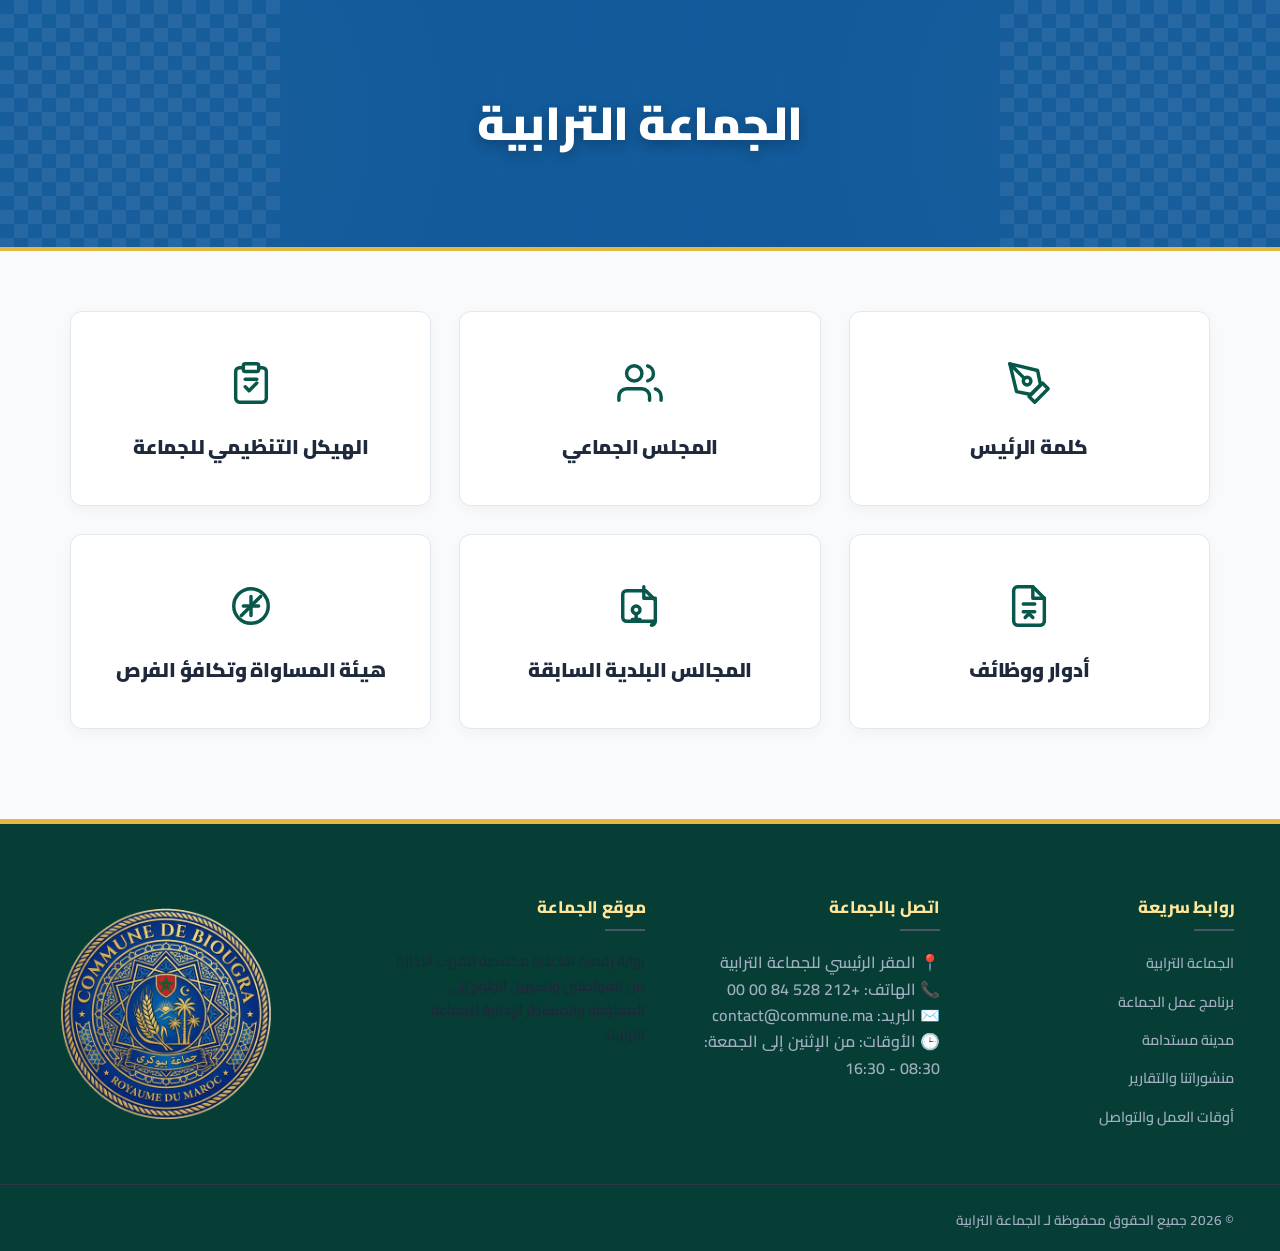
<file: municipality.html>
<!DOCTYPE html>
<html lang="ar" dir="rtl">
<head>
    <meta charset="UTF-8">
    <meta name="viewport" content="width=device-width, initial-scale=1.0">
    <meta name="description" content="الجماعة الترابية - كلمة الرئيس، المجلس الجماعي، الهيكل التنظيمي، أدوار ووظائف، والمجالس البلدية السابقة.">
    <title>الجماعة الترابية | البوابة الرسمية للجماعة</title>
    
    <!-- Google Fonts -->
    <link rel="preconnect" href="https://fonts.googleapis.com">
    <link rel="preconnect" href="https://fonts.gstatic.com" crossorigin>
    <link href="https://fonts.googleapis.com/css2?family=IBM+Plex+Sans+Arabic:wght@300;400;500;600;700;800&family=Cairo:wght@400;600;700;800&display=swap" rel="stylesheet">
    
    <link rel="stylesheet" href="style.css?v=120.0">
    <link rel="stylesheet" href="moroccan-suite.css?v=22.0">
    <style>
        /* MUNICIPALITY PAGE HERO MATCHING EXACT OFFICIAL DESIGN */
        .municipality-hero {
            position: relative;
            background-color: #0b5597;
            background-image: 
                radial-gradient(circle at 10% 50%, rgba(255, 255, 255, 0.06) 0%, transparent 60%),
                radial-gradient(circle at 90% 50%, rgba(255, 255, 255, 0.06) 0%, transparent 60%);
            padding: 85px 20px;
            text-align: center;
            color: #ffffff;
            overflow: hidden;
            border-bottom: 4px solid var(--accent-color);
        }

        /* Traditional Moroccan geometric triangular side borders */
        .municipality-hero::before {
            content: '';
            position: absolute;
            left: 0;
            top: 0;
            bottom: 0;
            width: 280px;
            background-image: 
                linear-gradient(45deg, rgba(255, 255, 255, 0.08) 25%, transparent 25%), 
                linear-gradient(-45deg, rgba(255, 255, 255, 0.08) 25%, transparent 25%), 
                linear-gradient(45deg, transparent 75%, rgba(255, 255, 255, 0.08) 75%), 
                linear-gradient(-45deg, transparent 75%, rgba(255, 255, 255, 0.08) 75%);
            background-size: 28px 28px;
            background-position: 0 0, 0 14px, 14px -14px, -14px 0px;
            opacity: 0.9;
            pointer-events: none;
        }

        .municipality-hero::after {
            content: '';
            position: absolute;
            right: 0;
            top: 0;
            bottom: 0;
            width: 280px;
            background-image: 
                linear-gradient(45deg, rgba(255, 255, 255, 0.08) 25%, transparent 25%), 
                linear-gradient(-45deg, rgba(255, 255, 255, 0.08) 25%, transparent 25%), 
                linear-gradient(45deg, transparent 75%, rgba(255, 255, 255, 0.08) 75%), 
                linear-gradient(-45deg, transparent 75%, rgba(255, 255, 255, 0.08) 75%);
            background-size: 28px 28px;
            background-position: 0 0, 0 14px, 14px -14px, -14px 0px;
            opacity: 0.9;
            pointer-events: none;
        }

        .municipality-hero-title {
            position: relative;
            z-index: 2;
            font-size: 2.9rem;
            font-weight: 800;
            letter-spacing: -0.5px;
            margin: 0;
            text-shadow: 0 4px 12px rgba(0, 0, 0, 0.25);
        }

        /* 6 CARDS GRID SECTION */
        .muni-section-wrapper {
            background-color: #f8fafc;
            padding: 60px 0 90px;
            min-height: 520px;
        }

        .muni-portal-grid {
            display: grid;
            grid-template-columns: repeat(3, 1fr);
            gap: 28px;
            max-width: 1140px;
            margin: 0 auto;
        }

        @media (max-width: 960px) {
            .muni-portal-grid {
                grid-template-columns: repeat(2, 1fr);
                gap: 20px;
            }
            .municipality-hero::before, .municipality-hero::after {
                width: 120px;
            }
        }

        @media (max-width: 620px) {
            .muni-portal-grid {
                grid-template-columns: 1fr;
            }
            .municipality-hero-title {
                font-size: 2.2rem;
            }
            .municipality-hero::before, .municipality-hero::after {
                display: none;
            }
        }

        .muni-box-card {
            background: #ffffff;
            border: 1px solid #e2e8f0;
            border-radius: 12px;
            padding: 42px 24px;
            display: flex;
            flex-direction: column;
            align-items: center;
            justify-content: center;
            text-align: center;
            cursor: pointer;
            box-shadow: 0 4px 14px rgba(0, 0, 0, 0.04);
            transition: all 0.3s cubic-bezier(0.16, 1, 0.3, 1);
            min-height: 190px;
            position: relative;
            overflow: hidden;
        }

        .muni-box-card::after {
            content: '';
            position: absolute;
            bottom: 0;
            right: 0;
            left: 0;
            height: 3px;
            background: transparent;
            transition: background 0.3s ease;
        }

        .muni-box-card:hover {
            transform: translateY(-8px) scale(1.02);
            box-shadow: 0 20px 40px var(--primary-glow);
            border-color: var(--primary-color);
        }

        .muni-box-card:hover::after {
            background: linear-gradient(90deg, var(--primary-color), var(--secondary-color), var(--accent-color));
        }

        .muni-box-icon {
            width: 58px;
            height: 58px;
            margin-bottom: 18px;
            color: var(--primary-color);
            display: flex;
            align-items: center;
            justify-content: center;
            transition: transform 0.3s ease, color 0.3s ease;
        }

        .muni-box-card:hover .muni-box-icon {
            transform: scale(1.15);
            color: var(--accent-color);
        }

        .muni-box-title {
            font-size: 1.25rem;
            font-weight: 700;
            color: #1e293b;
            margin: 0;
            transition: color 0.2s ease;
        }

        .muni-box-card:hover .muni-box-title {
            color: var(--primary-color);
        }

        /* DETAIL POPUP MODAL STYLING */
        .muni-modal-overlay {
            position: fixed;
            inset: 0;
            background: rgba(15, 23, 42, 0.7);
            backdrop-filter: blur(6px);
            z-index: 99999;
            display: flex;
            align-items: center;
            justify-content: center;
            padding: 20px;
            opacity: 0;
            visibility: hidden;
            transition: all 0.3s ease;
        }

        .muni-modal-overlay.active {
            opacity: 1;
            visibility: visible;
        }

        .muni-modal-card {
            background: #ffffff;
            width: 100%;
            max-width: 860px;
            max-height: 88vh;
            border-radius: var(--border-radius-lg);
            box-shadow: 0 25px 50px rgba(0, 0, 0, 0.25);
            border-top: 5px solid var(--accent-color);
            display: flex;
            flex-direction: column;
            overflow: hidden;
            animation: legalZoomEffect 0.35s cubic-bezier(0.175, 0.885, 0.32, 1.275) forwards;
        }

        .muni-modal-header {
            padding: 22px 28px;
            background: linear-gradient(135deg, #f8fafc 0%, #e2e8f0 100%);
            border-bottom: 1px solid var(--border-color);
            display: flex;
            justify-content: space-between;
            align-items: center;
        }

        .muni-modal-title {
            font-size: 1.4rem;
            font-weight: 800;
            color: var(--primary-color);
            display: flex;
            align-items: center;
            gap: 12px;
        }

        .muni-modal-body {
            padding: 30px;
            overflow-y: auto;
            line-height: 1.85;
            color: #334155;
            font-size: 0.98rem;
        }
    </style>
    <script>
        // Automatic cache buster & storage synchronizer for Commune de Massa Portal
        (function() {
            const MASSA_SYNC_BUILD = 'massa_build_official_v120_benlachgar';
            try {
                if (localStorage.getItem('massa_sync_build') !== MASSA_SYNC_BUILD) {
                    console.log('Synchronizing official Massa portal data to build:', MASSA_SYNC_BUILD);
                    localStorage.clear();
                    sessionStorage.clear();
                    localStorage.setItem('massa_sync_build', MASSA_SYNC_BUILD);
                }
            } catch(e) {
                console.warn('Storage sync:', e);
            }
        })();
    </script>

</head>
<body>

    <!-- TOP BAR (Utility Header) -->
    <div class="top-bar" id="topBar">
        <div class="container top-bar-content">
            <div class="top-bar-left">
                <div class="search-container">
                    <button class="search-toggle-btn" id="searchToggleBtn" aria-label="بحث">
                        <svg class="icon" viewBox="0 0 24 24" fill="none" stroke="currentColor" stroke-width="2.5"><circle cx="11" cy="11" r="8"></circle><line x1="21" y1="21" x2="16.65" y2="16.65"></line></svg>
                    </button>
                    <div class="search-input-wrapper" id="searchInputWrapper">
                        <input type="text" id="searchInput" placeholder="ابحث في البوابة...">
                    </div>
                </div>
                <span class="divider">|</span>
                <a href="contact.html" class="top-link">التواصل</a>
                <a href="index.html#news" class="top-link">أخبار الجماعة</a>
                <a href="javascript:void(0)" onclick="openLegalPopup()" class="top-link">المعلومات القانونية</a>
                <a href="admin.html" class="top-link admin-only" target="_blank" style="font-weight: 700; color: var(--accent-color);">بوابة المدير ⚙️</a>
                <a href="index.html#servicesSection" class="btn btn-gold">خدمات إلكترونية</a>
            </div>
            
            <div class="top-bar-right" style="display: flex; align-items: center; gap: 15px;">
                <div class="weather-widget-badge">
                    <span>☀️</span> <span id="weatherCityDisplay">ماسة</span> <strong>24°C</strong>
                </div>
                <div class="lang-selector">
                    <button class="lang-btn active" data-lang="ar">العربية</button>
                    <button class="lang-btn" data-lang="tz">ⵜⴰⵎⴰⵣⵉⵖⵜ</button>
                    <button class="lang-btn" data-lang="fr">Français</button>
                    <button class="lang-btn" data-lang="en">English</button>
                </div>
            </div>
        </div>
    </div>

    <!-- MAIN HEADER & NAVIGATION -->
    <header class="main-header" id="mainHeader">
        <div class="container header-container">
            <nav class="main-nav" id="mainNav">
                <button class="menu-toggle-btn" id="menuToggleBtn" aria-label="القائمة">
                    <span class="bar"></span>
                    <span class="bar"></span>
                    <span class="bar"></span>
                </button>
                <ul class="nav-menu" id="navMenu">
                    <li><a href="contact.html" class="nav-link">أوقات العمل</a></li>
                    <li><a href="publications.html" class="nav-link">منشوراتنا</a></li>
                    <li><a href="index.html#urban-development" class="nav-link">برنامج التنمية الحضرية</a></li>
                    <li><a href="action-program.html" class="nav-link">برنامج عمل الجماعة</a></li>
                    <li><a href="index.html#procedures-grid" class="nav-link">الإجراءات الإدارية</a></li>
                    <li><a href="sustainable.html" class="nav-link">مدينة مستدامة</a></li>
                    <li><a href="municipality.html" class="nav-link active">الجماعة الترابية</a></li>
                </ul>
            </nav>

            <div class="logo-container">
                <a href="index.html" class="logo-link">
                    <img src="assets/logo_transparent.png" alt="شعار الجماعة الترابية" class="main-logo" id="mainLogoHeaderImg">
                </a>
            </div>
        </div>
    </header>

    <!-- MUNICIPALITY HERO BANNER (MATCHING USER SCREENSHOT) -->
    <section class="municipality-hero">
        <h1 class="municipality-hero-title">الجماعة الترابية</h1>
    </section>

    <!-- 6 CARDS MAIN SECTION (MATCHING USER SCREENSHOT) -->
    <main class="muni-section-wrapper">
        <div class="container">
            <div class="muni-portal-grid">
                
                <!-- CARD 1: كلمة الرئيس -->
                <div class="muni-box-card" onclick="openMuniModal('president')">
                    <div class="muni-box-icon">
                        <!-- Stylized Feather/Signature Pen Icon -->
                        <svg width="46" height="46" viewBox="0 0 24 24" fill="none" stroke="currentColor" stroke-width="1.8" stroke-linecap="round" stroke-linejoin="round">
                            <path d="M12 19l7-7 3 3-7 7-3-3z"></path>
                            <path d="M18 13l-1.5-7.5L2 2l3.5 14.5L13 18l5-5z"></path>
                            <path d="M2 2l7.586 7.586"></path>
                            <circle cx="11" cy="11" r="2"></circle>
                        </svg>
                    </div>
                    <h2 class="muni-box-title">كلمة الرئيس</h2>
                </div>

                <!-- CARD 2: المجلس الجماعي -->
                <div class="muni-box-card" onclick="openMuniModal('council')">
                    <div class="muni-box-icon">
                        <!-- Council Members Group Icon -->
                        <svg width="46" height="46" viewBox="0 0 24 24" fill="none" stroke="currentColor" stroke-width="1.8" stroke-linecap="round" stroke-linejoin="round">
                            <path d="M17 21v-2a4 4 0 0 0-4-4H5a4 4 0 0 0-4 4v2"></path>
                            <circle cx="9" cy="7" r="4"></circle>
                            <path d="M23 21v-2a4 4 0 0 0-3-3.87"></path>
                            <path d="M16 3.13a4 4 0 0 1 0 7.75"></path>
                        </svg>
                    </div>
                    <h2 class="muni-box-title">المجلس الجماعي</h2>
                </div>

                <!-- CARD 3: الهيكل التنظيمي للجماعة -->
                <div class="muni-box-card" onclick="openMuniModal('structure')">
                    <div class="muni-box-icon">
                        <!-- Organization Chart / Checklist Icon -->
                        <svg width="46" height="46" viewBox="0 0 24 24" fill="none" stroke="currentColor" stroke-width="1.8" stroke-linecap="round" stroke-linejoin="round">
                            <path d="M16 4h2a2 2 0 0 1 2 2v14a2 2 0 0 1-2 2H6a2 2 0 0 1-2-2V6a2 2 0 0 1 2-2h2"></path>
                            <rect x="8" y="2" width="8" height="4" rx="1" ry="1"></rect>
                            <path d="M9 14l2 2 4-4"></path>
                            <line x1="9" y1="10" x2="15" y2="10"></line>
                        </svg>
                    </div>
                    <h2 class="muni-box-title">الهيكل التنظيمي للجماعة</h2>
                </div>

                <!-- CARD 4: أدوار ووظائف -->
                <div class="muni-box-card" onclick="openMuniModal('roles')">
                    <div class="muni-box-icon">
                        <!-- Roles and Handshake / Duties Document Icon -->
                        <svg width="46" height="46" viewBox="0 0 24 24" fill="none" stroke="currentColor" stroke-width="1.8" stroke-linecap="round" stroke-linejoin="round">
                            <path d="M14 2H6a2 2 0 0 0-2 2v16a2 2 0 0 0 2 2h12a2 2 0 0 0 2-2V8z"></path>
                            <polyline points="14 2 14 8 20 8"></polyline>
                            <path d="M9 15h6M9 11h6"></path>
                            <path d="M10 18l2-2 2 2"></path>
                        </svg>
                    </div>
                    <h2 class="muni-box-title">أدوار ووظائف</h2>
                </div>

                <!-- CARD 5: المجالس البلدية السابقة -->
                <div class="muni-box-card" onclick="openMuniModal('history')">
                    <div class="muni-box-icon">
                        <!-- Historical Scroll / Archive Icon -->
                        <svg width="46" height="46" viewBox="0 0 24 24" fill="none" stroke="currentColor" stroke-width="1.8" stroke-linecap="round" stroke-linejoin="round">
                            <path d="M19 20H5a2 2 0 0 1-2-2V6a2 2 0 0 1 2-2h10l5 5v11a2 2 0 0 1-2 2z"></path>
                            <polyline points="14 2 14 8 20 8"></polyline>
                            <circle cx="10" cy="14" r="2"></circle>
                            <path d="M10 16v3M8 19h4"></path>
                        </svg>
                    </div>
                    <h2 class="muni-box-title">المجالس البلدية السابقة</h2>
                </div>

                <!-- CARD 6: هيئة المساواة وتكافؤ الفرص -->
                <div class="muni-box-card" onclick="openMuniModal('parity')">
                    <div class="muni-box-icon">
                        <!-- Equality & Opportunity Seal / Scales Icon -->
                        <svg width="46" height="46" viewBox="0 0 24 24" fill="none" stroke="currentColor" stroke-width="1.8" stroke-linecap="round" stroke-linejoin="round">
                            <circle cx="12" cy="12" r="9"></circle>
                            <path d="M12 7v10M8 12h8"></path>
                            <path d="M7 17l10-10"></path>
                        </svg>
                    </div>
                    <h2 class="muni-box-title">هيئة المساواة وتكافؤ الفرص</h2>
                </div>

            </div>
        </div>
    </main>

    <!-- FOOTER -->
    <footer class="main-footer">
        <div class="container footer-container">
            <div class="footer-col">
                <h3 class="footer-col-title">روابط سريعة</h3>
                <ul class="footer-links">
                    <li><a href="municipality.html">الجماعة الترابية</a></li>
                    <li><a href="action-program.html">برنامج عمل الجماعة</a></li>
                    <li><a href="sustainable.html">مدينة مستدامة</a></li>
                    <li><a href="publications.html">منشوراتنا والتقارير</a></li>
                    <li><a href="contact.html">أوقات العمل والتواصل</a></li>
                </ul>
            </div>
            
            <div class="footer-col">
                <h3 class="footer-col-title">اتصل بالجماعة</h3>
                <ul class="footer-contact-info">
                    <li>📍 المقر الرئيسي للجماعة الترابية</li>
                    <li>📞 الهاتف: +212 528 84 00 00</li>
                    <li>✉️ البريد: contact@commune.ma</li>
                    <li>🕒 الأوقات: من الإثنين إلى الجمعة: 08:30 - 16:30</li>
                </ul>
            </div>

            <div class="footer-col">
                <h3 class="footer-col-title">موقع الجماعة</h3>
                <p style="color: #94a3b8; font-size: 0.9rem; line-height: 1.6;">بوابة رقمية تفاعلية مخصصة لتقريب الإدارة من المواطنين وتسهيل الولوج إلى المعلومة والمساطر الإدارية للجماعة الترابية.</p>
            </div>

            <div class="footer-col footer-logo-col">
                <img src="assets/logo_transparent.png" alt="شعار الجماعة" class="footer-logo">
            </div>
        </div>
        
        <div class="footer-bottom">
            <div class="container footer-bottom-content">
                <div>&copy; 2026 جميع الحقوق محفوظة لـ <span class="muni-name-display">الجماعة الترابية</span></div>
            </div>
        </div>
    </footer>

    <!-- INTERACTIVE DETAIL MODAL -->
    <div class="muni-modal-overlay" id="muniDetailModalOverlay" onclick="if(event.target===this) closeMuniModal()">
        <div class="muni-modal-card">
            <div class="muni-modal-header">
                <div class="muni-modal-title" id="muniModalTitle">عنوان التفاصيل</div>
                <button onclick="closeMuniModal()" style="background:none; border:none; font-size:1.5rem; cursor:pointer; color:#64748b;">✕</button>
            </div>
            <div class="muni-modal-body" id="muniModalContent">
                <!-- Injected via JavaScript -->
            </div>
        </div>
    </div>

    <!-- LEGAL POPUP (Zoom effect) -->
    <div class="legal-popup-overlay" id="legalPopupOverlay" onclick="if(event.target===this) closeLegalPopup()">
        <div class="legal-popup-card">
            <div class="legal-popup-header">
                <div class="legal-popup-title">
                    <span>⚖️</span>
                    <span>المعلومات القانونية والإشعار المؤسساتي الرسمي</span>
                </div>
                <button onclick="closeLegalPopup()" style="background:none; border:none; font-size:1.4rem; cursor:pointer; color:#64748b;">✕</button>
            </div>
            <div class="legal-popup-body">
                <div class="legal-article-box">
                    <div class="legal-article-title">📜 القانون التنظيمي رقم 113.14 المتعلق بالجماعات الترابية</div>
                    <p>تخضع هذه البوابة والمحتويات المنشورة بها لمقتضيات الظهير الشريف رقم 1.15.85 الصادر بتنفيذ القانون التنظيمي 113.14، ولا سيما المبادئ المتعلقة بالحكامة الجيدة، الشفافية، الديمقراطية التشاركية، وتسهيل ولوج المواطنات والمواطنين للمعلومات الإدارية ومتابعة أشغال المجلس الجماعي.</p>
                </div>
                <div class="legal-article-box">
                    <div class="legal-article-title">🔍 القانون رقم 31.13 المتعلق بالحق في الحصول على المعلومات</div>
                    <p>تكريساً لأحكام الفصل 27 من الدستور المغربي، تلتزم الجماعة بالنشر الاستباقي لكافة المقررات، الميزانيات السنوية، برامج التنمية، ومحاضر الدورات.</p>
                </div>
            </div>
        </div>
    </div>

    <!-- SCRIPT FOR CARD INTERACTIONS -->
    <script>
        const muniDetailsData = {
            president: {
                title: "كلمة رئيس المجلس الجماعي",
                icon: "✍️",
                html: `
                    <div style="background: #f8fafc; padding: 20px; border-right: 4px solid var(--accent-color); border-radius: 8px; margin-bottom: 20px;">
                        <h3 style="color: var(--primary-color); margin-bottom: 8px;">حضرات المواطنات والمواطنين، شركاء التنمية الأعزاء،</h3>
                        <p style="margin: 0; font-size: 1.05rem; font-weight: 500;">يسعدني أن أرحب بكم في البوابة الرقمية الرسمية لجماعتنا الترابية، والتي تجسد عزمنا الراسخ على الانخراط الفعلي في مسار التحول الرقمي وتحديث المرفق العمومي الجماعي.</p>
                    </div>
                    <p>إن تدبير الشأن المحلي في المرحلة الراهنة يفرض علينا نهج مقاربة القرب والإنصات المتبادل، وتكريس مبادئ الحكامة الترابية التشاركية، تماشياً مع التوجيهات الملكية السامية لصاحب الجلالة الملك محمد السادس نصره الله وأيده، والداعية إلى تقريب الإدارة من المرتفقين والارتقاء بجودة الخدمات الأساسية.</p>
                    <p>نعمل بمعية أعضاء المجلس الجماعي وأطر وموظفي الجماعة، وبشراكة وثيقة مع السلطات الولائية والمجتمع المدني، على تنزيل برنامج عمل الجماعة الترابية لماسة ومشاريعها التنموية المهيكلة الذي يضم مشاريع مهيكلة لتأهيل البنية التحتية، توسيع المساحات الخضراء، وتوفير بيئة استثمارية واعدة تخلق فرص الشغل لأبناء وبنات المدينة.</p>
                    <div style="margin-top: 25px; padding-top: 15px; border-top: 1px solid #e2e8f0; display: flex; justify-content: space-between; align-items: center;">
                        <div>
                            <strong style="font-size: 1.15rem; color: var(--primary-color);">السيد عبد الله بن الأشكر</strong><br>
                            <span style="color: var(--accent-color); font-weight: 700; font-size: 0.95rem;">رئيس المجلس الجماعي لماسة</span><br>
                            <span style="color: var(--text-muted); font-size: 0.85rem;">الولاية الانتدابية 2021 - 2027</span>
                        </div>
                        <div style="color: var(--accent-color); font-weight: 700; font-size: 1.1rem;">الجماعة الترابية 🇲🇦</div>
                    </div>
                `
            },
            council: {
                title: "المجلس الجماعي - الولاية 2021-2027",
                icon: "🏛️",
                html: `
                    <p>يتألف المجلس الجماعي من أعضاء منتخبين يمثلون مختلف الدوائر الانتخابية للمدينة، ويسهر على تداول واتخاذ المقررات الهادفة إلى تنمية الجماعة في مختلف الميادين الاقتصادية والاجتماعية والثقافية والبيئية.</p>
                    
                    <h4 style="color: var(--primary-color); margin: 20px 0 10px; border-bottom: 2px solid #e2e8f0; padding-bottom: 6px;">1. تشكيلة المكتب المسير للمجلس الجماعي لماسة</h4>
                    <ul style="list-style-type: disc; margin-right: 25px; margin-bottom: 20px; line-height: 1.8;">
                        <li><strong>رئيس المجلس الجماعي:</strong> السيد عبد الله بن الأشكر (التجمع الوطني للأحرار).</li>
                        <li><strong>النائب الأول للرئيس:</strong> السيد اليزيد أقريض (المكلف بالتعمير، الصفقات، وإعداد التراب).</li>
                        <li><strong>النائب الثاني للرئيس:</strong> السيد الحسين أزلاي (المكلف بالميزانية، المالية، والشؤون الاقتصادية).</li>
                        <li><strong>النائب الثالث للرئيس:</strong> السيد أحمد أعدي (المكلف بالأشغال، الصيانة، وفك العزلة).</li>
                        <li><strong>النائبة الرابعة للرئيس:</strong> السيدة نعيمة آيت بي (المكلفة بالشؤون الاجتماعية، الثقافية، ومقاربة النوع).</li>
                        <li><strong>النائب الخامس للرئيس:</strong> السيد محمد كراج (المكلف بالبيئة، وادي ماسة، والتنمية الفلاحية).</li>
                        <li><strong>النائب السادس للرئيس:</strong> السيد عمر أفينو (المكلف بالممتلكات الجماعية، الأسواق، والصيد التقليدي).</li>
                        <li><strong>كاتب المجلس الجماعي:</strong> السيد الحسين بداز.</li>
                        <li><strong>نائب كاتب المجلس:</strong> السيد الحسن أرويش.</li>
                    </ul>

                    <h4 style="color: var(--primary-color); margin: 20px 0 10px; border-bottom: 2px solid #e2e8f0; padding-bottom: 6px;">2. اللجان الدائمة بالمجلس</h4>
                    <div style="display: grid; grid-template-columns: 1fr 1fr; gap: 12px; margin-top: 10px;">
                        <div style="background: #f8fafc; padding: 12px; border-radius: 6px; border-right: 3px solid var(--primary-color);">
                            <strong>لجنة الميزانية والشؤون المالية والبرمجة</strong>
                        </div>
                        <div style="background: #f8fafc; padding: 12px; border-radius: 6px; border-right: 3px solid var(--primary-color);">
                            <strong>لجنة المرافق العمومية والخدمات</strong>
                        </div>
                        <div style="background: #f8fafc; padding: 12px; border-radius: 6px; border-right: 3px solid var(--primary-color);">
                            <strong>لجنة التنمية البشرية والشؤون الاجتماعية</strong>
                        </div>
                        <div style="background: #f8fafc; padding: 12px; border-radius: 6px; border-right: 3px solid var(--primary-color);">
                            <strong>لجنة التعمير وإعداد التراب والبيئة</strong>
                        </div>
                    </div>
                `
            },
            structure: {
                title: "الهيكل التنظيمي لإدارة الجماعة",
                icon: "📊",
                html: `
                    <p>يعتمد الهيكل التنظيمي لإدارة الجماعة على تنظيم عصري مرن يهدف إلى الرفع من مردودية الموارد البشرية وتسريع وتيرة معالجة ملفات المواطنين.</p>
                    
                    <div style="background: #f1f5f9; padding: 16px; border-radius: 8px; margin-bottom: 20px; text-align: center;">
                        <strong style="color: var(--primary-color); font-size: 1.1rem;">المديرية العامة للمصالح الجماعية (DGS)</strong>
                        <div style="font-size: 0.85rem; color: #64748b; margin-top: 4px;">تنسيق ومتابعة كافة الأقسام والمصالح الإدارية والتقنية والمالية</div>
                    </div>

                    <div style="display: flex; flex-direction: column; gap: 12px;">
                        <div style="border: 1px solid #cbd5e1; border-radius: 8px; padding: 14px; background: white;">
                            <strong style="color: var(--primary-color);">🏗️ قسم التعمير والممتلكات والبيئة:</strong>
                            <p style="margin: 4px 0 0; font-size: 0.9rem; color: #475569;">مصلحة رخص البناء، مصلحة التخطيط الحضري وتصاميم التهيئة، مصلحة الممتلكات والمنازعات، ومصلحة المناطق الخضراء والبيئة.</p>
                        </div>
                        <div style="border: 1px solid #cbd5e1; border-radius: 8px; padding: 14px; background: white;">
                            <strong style="color: var(--primary-color);">💰 قسم الشؤون المالية والصفقات:</strong>
                            <p style="margin: 4px 0 0; font-size: 0.9rem; color: #475569;">مصلحة الميزانية والمحاسبة، مصلحة الصفقات العمومية، مصلحة تدبير المداخيل والجبايات الجماعية، ومصلحة المشتريات والمخازن.</p>
                        </div>
                        <div style="border: 1px solid #cbd5e1; border-radius: 8px; padding: 14px; background: white;">
                            <strong style="color: var(--primary-color);">🤝 قسم العمل الاجتماعي والثقافي والرياضي:</strong>
                            <p style="margin: 4px 0 0; font-size: 0.9rem; color: #475569;">مصلحة دعم ومواكبة الجمعيات، مصلحة تدبير الملاعب والقاعات الرياضية، ومصلحة المراكز الثقافية ودور الشباب.</p>
                        </div>
                        <div style="border: 1px solid #cbd5e1; border-radius: 8px; padding: 14px; background: white;">
                            <strong style="color: var(--primary-color);">💻 مصلحة نظم المعلومات والتحول الرقمي ومكتب الضبط:</strong>
                            <p style="margin: 4px 0 0; font-size: 0.9rem; color: #475569;">إدارة البوابة الإلكترونية، الرقمنة الشاملة للوثائق، معالجة شكايات المواطنين، ومكتب الضبط الموحد.</p>
                        </div>
                    </div>
                `
            },
            roles: {
                title: "أدوار ووظائف الجماعة الترابية",
                icon: "⚖️",
                html: `
                    <p>تمارس الجماعة الترابية اختصاصاتها وفقاً لمقتضيات القانون التنظيمي رقم 113.14، والتي تنقسم إلى ثلاثة أصناف رئيسية تكفل تحقيق تنمية مجالية شاملة:</p>

                    <div style="margin-top: 18px;">
                        <div style="background: var(--primary-light); border-right: 4px solid var(--primary-color); padding: 15px; border-radius: 6px; margin-bottom: 14px;">
                            <h4 style="color: var(--primary-color); margin-bottom: 6px;">1. الاختصاصات الذاتية (Compétences Propres)</h4>
                            <p style="font-size: 0.92rem; margin: 0;">تشمل وضع وتنفيذ برنامج عمل الجماعة، إعداد وتدبير المرافق العمومية الجماعية (توزيع الماء والكهرباء، التطهير السائل، النظافة وجمع النفايات، الإنارة العمومية، النقل الحضري، أسواق القرب، والمجازر)، وتخطيط وإعداد التراب ومخططات التهيئة.</p>
                        </div>

                        <div style="background: #fffbeb; border-right: 4px solid #d97706; padding: 15px; border-radius: 6px; margin-bottom: 14px;">
                            <h4 style="color: #b45309; margin-bottom: 6px;">2. الاختصاصات المشتركة (Compétences Partagées)</h4>
                            <p style="font-size: 0.92rem; margin: 0;">تمارسها الجماعة بشراكة وتعاقد مع الدولة والجهات والعمالات/الأقاليم، لا سيما تنمية الاقتصاد المحلي وإنعاش الشغل، المحافظة على التراث الثقافي وتطوير المرافق الثقافية والرياضية، واتخاذ الإجراءات اللازمة لإنعاش السياحة وحماية البيئة.</p>
                        </div>

                        <div style="background: #f0fdf4; border-right: 4px solid #16a34a; padding: 15px; border-radius: 6px;">
                            <h4 style="color: #15803d; margin-bottom: 6px;">3. الاختصاصات المنقولة (Compétences Transférées)</h4>
                            <p style="font-size: 0.92rem; margin: 0;">اختصاصات تحولها الدولة إلى الجماعة مع رصد الموارد المالية والبشرية اللازمة، مثل إحداث وصيانة المنشآت المائية والمراكز الصحية الابتدائية والمدارس والمؤسسات التعليمية.</p>
                        </div>
                    </div>
                `
            },
            history: {
                title: "المجالس البلدية السابقة وتاريخ التدبير الجماعي",
                icon: "📜",
                html: `
                    <p>عرفت الجماعة الترابية عبر تاريخها العريق محطات تنموية بارزة تعاقبت خلالها مجالس منتخبة ونخب محلية ساهمت في بناء الهوية الحضرية للمدينة وتطوير نسيجها العمراني والاقتصادي.</p>

                    <div style="margin-top: 20px; display: flex; flex-direction: column; gap: 12px;">
                        <div style="background: #f8fafc; border: 1px solid #e2e8f0; border-radius: 8px; padding: 14px;">
                            <strong style="color: var(--primary-color);">الولاية الانتدابية 2015 - 2021:</strong>
                            <p style="margin: 4px 0 0; font-size: 0.9rem; color: #475569;">إطلاق برامج التأهيل الحضري للأحياء الناقصة التجهيز، وتوسعة شبكات الصرف الصحي والإنارة العمومية بمختلف المقاطعات.</p>
                        </div>
                        <div style="background: #f8fafc; border: 1px solid #e2e8f0; border-radius: 8px; padding: 14px;">
                            <strong style="color: var(--primary-color);">الولاية الانتدابية 2009 - 2015:</strong>
                            <p style="margin: 4px 0 0; font-size: 0.9rem; color: #475569;">تحديث الإدارة البلدية، تأسيس وتأهيل المرافق الرياضية والثقافية، وإحداث أسواق القرب النموذجية لتنظيم الأنشطة التجارية.</p>
                        </div>
                        <div style="background: #f8fafc; border: 1px solid #e2e8f0; border-radius: 8px; padding: 14px;">
                            <strong style="color: var(--primary-color);">الولاية الانتدابية 2003 - 2009:</strong>
                            <p style="margin: 4px 0 0; font-size: 0.9rem; color: #475569;">إرساء المخططات التوجيهية الكبرى للتهيئة العمرانية وشق المحاور الطرقية المهيكلة بالمدينة.</p>
                        </div>
                    </div>
                `
            },
            parity: {
                title: "هيئة المساواة وتكافؤ الفرص ومقاربة النوع",
                icon: "⚖️",
                html: `
                    <div style="background: #fefcf3; border-right: 4px solid var(--accent-color); padding: 16px; border-radius: 6px; margin-bottom: 20px;">
                        <strong style="color: var(--accent-color); font-size: 1.05rem;">آلية تشاركية استشارية للحوار والتشاور المجتمعي</strong>
                        <p style="margin: 4px 0 0; font-size: 0.93rem; color: #4a5568;">تطبيقا لأحكام الفصل 139 من الدستور والمادة 120 من القانون التنظيمي 113.14، أحدث المجلس الجماعي هيئة استشارية بشراكة مع فعاليات المجتمع المدني تختص بدراسة القضايا المتعلقة بالمساواة وتكافؤ الفرص ومقاربة النوع.</p>
                    </div>

                    <h4 style="color: var(--primary-color); margin-bottom: 10px;">أهداف ومهام الهيئة:</h4>
                    <ul style="list-style-type: disc; margin-right: 25px; line-height: 1.8; margin-bottom: 20px;">
                        <li>إبداء الرأي وتقديم توصيات واقتراحات للمجلس الجماعي حول إدماج مقاربة النوع الاجتماعي في برامج ومشاريع التنمية.</li>
                        <li>المساهمة الفعالة في إعداد وتتبع وتقييم برنامج عمل الجماعة من منظور الإنصاف والمساواة المجالية.</li>
                        <li>تقديم مقترحات لتيسير ولوج الأشخاص في وضعية إعاقة إلى المرافق والخدمات العمومية الجماعية.</li>
                        <li>تشجيع مشاركة النساء والشباب في تدبير الشأن العام المحلي وصناعة القرار التنموي.</li>
                    </ul>

                    <div style="background: #f8fafc; border: 1px solid #e2e8f0; border-radius: 8px; padding: 14px;">
                        <strong>تشكيلة الهيئة:</strong> تضم ممثلي وممثلات عن الجمعيات والمنظمات المحلية النشيطة، بالإضافة إلى شخصيات وكفاءات ذات خبرة في مجالات التنمية البشرية، الحقوق، والنوع الاجتماعي.
                    </div>
                `
            }
        };

        function openMuniModal(key) {
            const data = muniDetailsData[key];
            if (!data) return;

            document.getElementById('muniModalTitle').innerHTML = `<span>${data.icon}</span> <span>${data.title}</span>`;
            document.getElementById('muniModalContent').innerHTML = data.html;

            const modal = document.getElementById('muniDetailModalOverlay');
            if (modal) modal.classList.add('active');
        }

        function closeMuniModal() {
            const modal = document.getElementById('muniDetailModalOverlay');
            if (modal) modal.classList.remove('active');
        }

        function openLegalPopup() {
            const el = document.getElementById('legalPopupOverlay');
            if (el) el.classList.add('active');
        }

        function closeLegalPopup() {
            const el = document.getElementById('legalPopupOverlay');
            if (el) el.classList.remove('active');
        }
    </script>
</body>
</html>
</file>
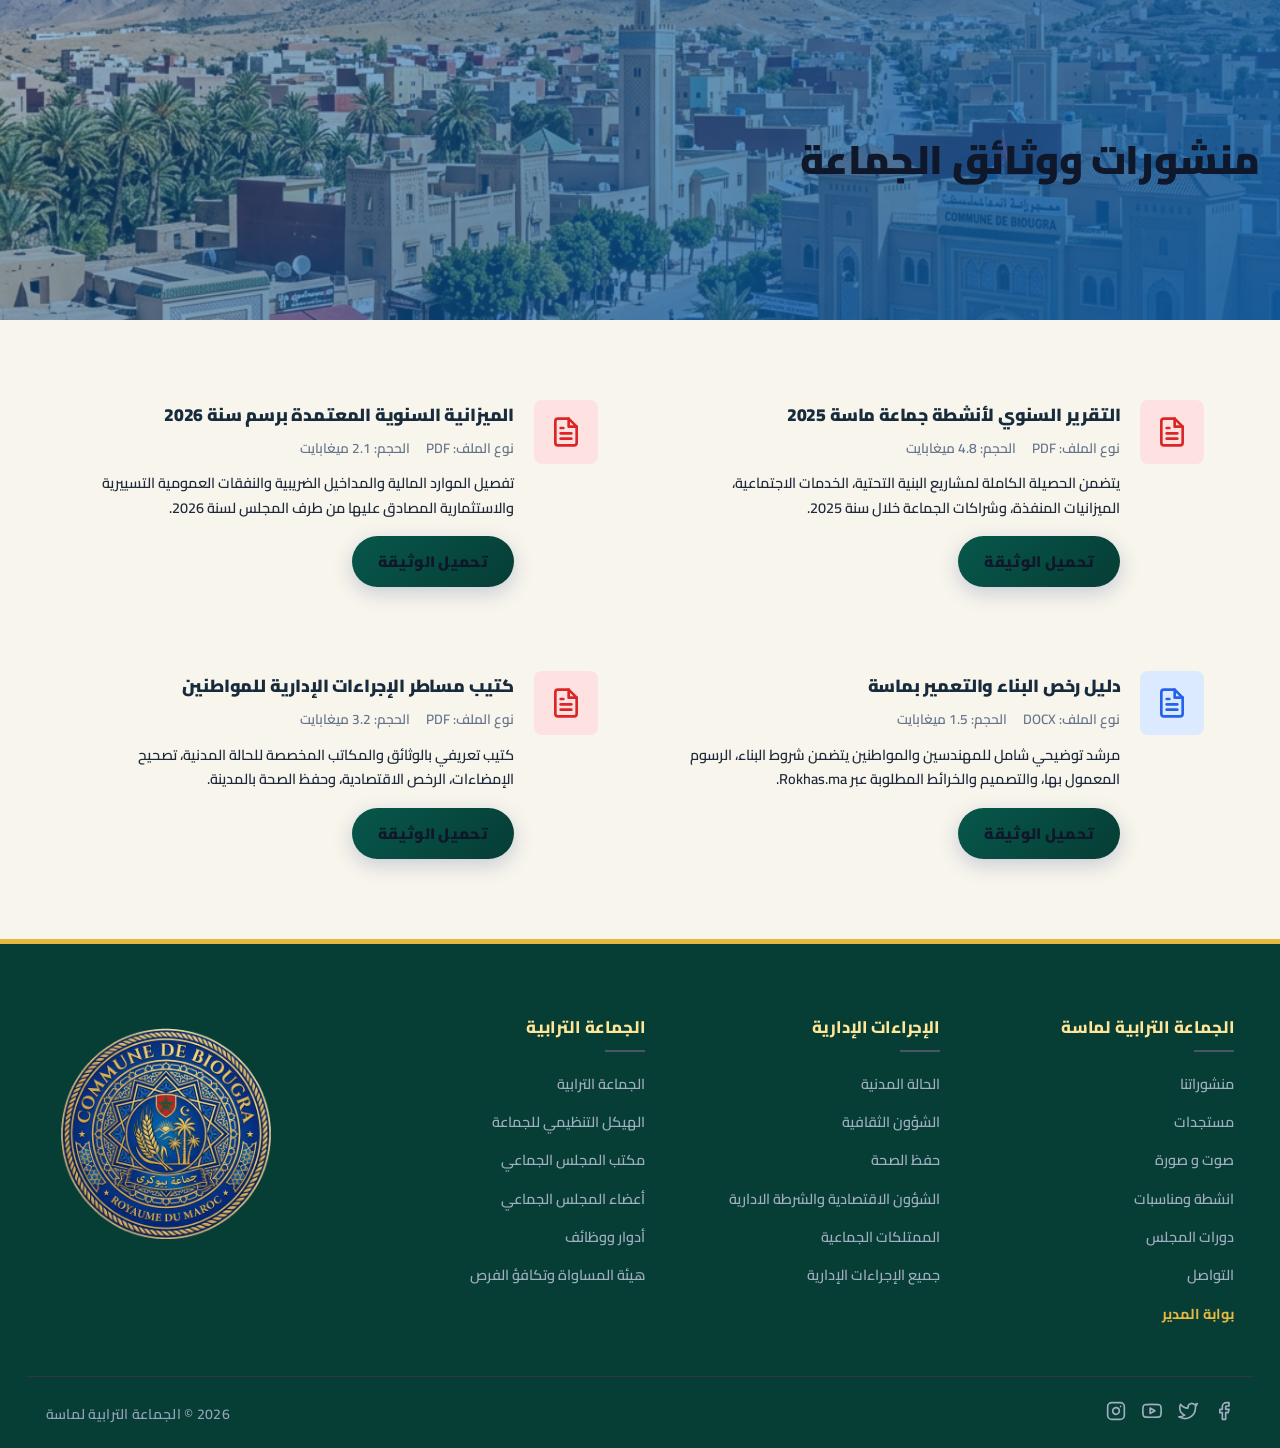
<file: publications.html>
<!DOCTYPE html>
<html lang="ar" dir="rtl">
<head>
    <meta charset="UTF-8">
    <meta name="viewport" content="width=device-width, initial-scale=1.0">
    <meta name="description" content="منشورات، ميزانيات، وتقارير الجماعة الترابية لماسة - تصفح وتحميل الوثائق الرسمية.">
    <title>منشورات ووثائق الجماعة | بوابة جماعة ماسة</title>
    
    <!-- Google Fonts -->
    <link rel="preconnect" href="https://fonts.googleapis.com">
    <link rel="preconnect" href="https://fonts.gstatic.com" crossorigin>
    <link href="https://fonts.googleapis.com/css2?family=IBM+Plex+Sans+Arabic:wght@300;400;500;600;700&family=Cairo:wght@400;600;700;800&display=swap" rel="stylesheet">
    
    <link rel="stylesheet" href="style.css?v=5.0">
    <link rel="stylesheet" href="moroccan-suite.css?v=5.0">
    <style>
        .subpage-hero {
            position: relative;
            height: 320px;
            background-image: url('assets/biougra_bg.png');
            background-size: cover;
            background-position: center;
            display: flex;
            align-items: center;
            color: var(--bg-white);
            margin-bottom: 50px;
        }
        .subpage-hero::before {
            content: '';
            position: absolute;
            top: 0; left: 0; right: 0; bottom: 0;
            background: linear-gradient(135deg, rgba(13, 94, 166, 0.4) 0%, rgba(13, 94, 166, 0.9) 100%);
            z-index: 1;
        }
        .subpage-hero-content {
            position: relative;
            z-index: 2;
            width: 100%;
        }
        .subpage-hero-title {
            font-size: 2.5rem;
            font-weight: 800;
        }
        
        /* Publications grid layout */
        .pub-grid {
            display: grid;
            grid-template-columns: repeat(2, 1fr);
            gap: 24px;
            margin-bottom: 50px;
        }
        .pub-card {
            background-color: var(--bg-white);
            border: 1px solid var(--border-color);
            border-radius: var(--border-radius);
            padding: 30px;
            display: flex;
            gap: 20px;
            box-shadow: var(--box-shadow);
            transition: var(--transition);
        }
        .pub-card:hover {
            transform: translateY(-5px);
            box-shadow: var(--box-shadow-hover);
            border-color: var(--primary-color);
        }
        .pub-file-icon {
            width: 64px;
            height: 64px;
            background-color: #fee2e2;
            color: #dc2626;
            border-radius: 8px;
            display: flex;
            align-items: center;
            justify-content: center;
            flex-shrink: 0;
        }
        .pub-card.doc .pub-file-icon {
            background-color: #dbeafe;
            color: #2563eb;
        }
        .pub-details {
            flex-grow: 1;
            display: flex;
            flex-direction: column;
        }
        .pub-title {
            font-size: 1.1rem;
            font-weight: 700;
            color: var(--text-main);
            margin-bottom: 8px;
        }
        .pub-meta {
            font-size: 0.85rem;
            color: var(--text-muted);
            margin-bottom: 12px;
            display: flex;
            gap: 16px;
        }
        .pub-description {
            font-size: 0.9rem;
            color: #4a5568;
            margin-bottom: 16px;
            line-height: 1.5;
        }
        .pub-action-row {
            margin-top: auto;
            display: flex;
            align-items: center;
            justify-content: space-between;
        }
        .download-progress-bar {
            width: 100px;
            height: 6px;
            background-color: #dee2e6;
            border-radius: 3px;
            overflow: hidden;
            display: none;
        }
        .download-progress {
            height: 100%;
            background-color: #10b981;
            width: 0%;
        }
        @media (max-width: 768px) {
            .pub-grid {
                grid-template-columns: 1fr;
            }
            .pub-card {
                flex-direction: column;
                align-items: center;
                text-align: center;
            }
            .pub-meta {
                justify-content: center;
            }
            .subpage-hero {
                height: 240px;
            }
            .subpage-hero-title {
                font-size: 1.8rem;
            }
        }
    </style>
</head>
<body>

    <!-- TOP BAR -->
    <div class="top-bar" id="topBar">
        <div class="container top-bar-content">
            <div class="top-bar-left">
                <div class="search-container">
                    <button class="search-toggle-btn" id="searchToggleBtn" aria-label="بحث">
                        <svg class="icon" viewBox="0 0 24 24" fill="none" stroke="currentColor" stroke-width="2.5" stroke-linecap="round" stroke-linejoin="round">
                            <circle cx="11" cy="11" r="8"></circle>
                            <line x1="21" y1="21" x2="16.65" y2="16.65"></line>
                        </svg>
                    </button>
                    <div class="search-input-wrapper" id="searchInputWrapper">
                        <input type="text" id="searchInput" placeholder="ابحث في البوابة...">
                    </div>
                </div>
                <span class="divider">|</span>
                <a href="contact.html" class="top-link">التواصل</a>
                <a href="index.html#news" class="top-link">أخبار الجماعة</a>
                <a href="admin.html" class="top-link admin-only" target="_blank" style="margin-left: 12px; font-weight: 700; color: var(--accent-color);">بوابة المدير</a>
                <a href="index.html#procedures-grid" class="btn btn-gold">خدمات إلكترونية</a>
            </div>
            
            <div class="top-bar-right">
                <div class="lang-selector">
                    <button class="lang-btn active" data-lang="ar">العربية</button>
                    <button class="lang-btn" data-lang="tz">ⵜⴰⵎⴰⵣⵉⵖⵜ</button>
                    <button class="lang-btn" data-lang="fr">Français</button>
                    <button class="lang-btn" data-lang="en">English</button>
                </div>
            </div>
        </div>
    </div>

    <!-- MAIN HEADER -->
    <header class="main-header" id="mainHeader">
        <div class="container header-container">
            <nav class="main-nav" id="mainNav">
                <button class="menu-toggle-btn" id="menuToggleBtn" aria-label="القائمة">
                    <span class="bar"></span>
                    <span class="bar"></span>
                    <span class="bar"></span>
                </button>
                <ul class="nav-menu" id="navMenu">
                    <li><a href="contact.html" class="nav-link">أوقات العمل</a></li>
                    <li><a href="publications.html" class="nav-link active">منشوراتنا</a></li>
                    <li><a href="index.html#urban-development" class="nav-link">برنامج التنمية الحضرية</a></li>
                    <li><a href="action-program.html" class="nav-link">برنامج عمل الجماعة</a></li>
                    <li><a href="index.html#procedures-grid" class="nav-link">الإجراءات الإدارية</a></li>
                    <li><a href="sustainable.html" class="nav-link">ماسة واحة مستدامة</a></li>
                    <li><a href="municipality.html" class="nav-link">الجماعة الترابية</a></li>
                </ul>
            </nav>

            <div class="logo-container">
                <a href="index.html" class="logo-link">
                    <img src="assets/logo.png" alt="شعار الجماعة الترابية لماسة COMMUNE DE MASSA" class="main-logo">
                </a>
            </div>
        </div>
    </header>

    <!-- SUBPAGE HERO -->
    <section class="subpage-hero">
        <div class="container subpage-hero-content">
            <h1 class="subpage-hero-title">منشورات ووثائق الجماعة</h1>
        </div>
    </section>

    <!-- MAIN CONTENT -->
    <main class="container">
        <div class="pub-grid" id="publicationsListContainer">
            <!-- Doc 1: Annual Report -->
            <div class="pub-card">
                <div class="pub-file-icon">
                    <svg width="32" height="32" viewBox="0 0 24 24" fill="none" stroke="currentColor" stroke-width="2" stroke-linecap="round" stroke-linejoin="round"><path d="M14 2H6a2 2 0 0 0-2 2v16a2 2 0 0 0 2 2h12a2 2 0 0 0 2-2V8z"></path><polyline points="14 2 14 8 20 8"></polyline><line x1="16" y1="13" x2="8" y2="13"></line><line x1="16" y1="17" x2="8" y2="17"></line><polyline points="10 9 9 9 8 9"></polyline></svg>
                </div>
                <div class="pub-details">
                    <h3 class="pub-title">التقرير السنوي لأنشطة جماعة ماسة 2025</h3>
                    <div class="pub-meta">
                        <span>نوع الملف: PDF</span>
                        <span>الحجم: 4.8 ميغابايت</span>
                    </div>
                    <p class="pub-description">يتضمن الحصيلة الكاملة لمشاريع البنية التحتية، الخدمات الاجتماعية، الميزانيات المنفذة، وشراكات الجماعة خلال سنة 2025.</p>
                    <div class="pub-action-row">
                        <button class="btn btn-primary" onclick="simulateDownload(this)">تحميل الوثيقة</button>
                        <div class="download-progress-bar">
                            <div class="download-progress"></div>
                        </div>
                    </div>
                </div>
            </div>

            <!-- Doc 2: Budget Document -->
            <div class="pub-card">
                <div class="pub-file-icon">
                    <svg width="32" height="32" viewBox="0 0 24 24" fill="none" stroke="currentColor" stroke-width="2" stroke-linecap="round" stroke-linejoin="round"><path d="M14 2H6a2 2 0 0 0-2 2v16a2 2 0 0 0 2 2h12a2 2 0 0 0 2-2V8z"></path><polyline points="14 2 14 8 20 8"></polyline><line x1="16" y1="13" x2="8" y2="13"></line><line x1="16" y1="17" x2="8" y2="17"></line><polyline points="10 9 9 9 8 9"></polyline></svg>
                </div>
                <div class="pub-details">
                    <h3 class="pub-title">الميزانية السنوية المعتمدة برسم سنة 2026</h3>
                    <div class="pub-meta">
                        <span>نوع الملف: PDF</span>
                        <span>الحجم: 2.1 ميغابايت</span>
                    </div>
                    <p class="pub-description">تفصيل الموارد المالية والمداخيل الضريبية والنفقات العمومية التسييرية والاستثمارية المصادق عليها من طرف المجلس لسنة 2026.</p>
                    <div class="pub-action-row">
                        <button class="btn btn-primary" onclick="simulateDownload(this)">تحميل الوثيقة</button>
                        <div class="download-progress-bar">
                            <div class="download-progress"></div>
                        </div>
                    </div>
                </div>
            </div>

            <!-- Doc 3: Construction Guide -->
            <div class="pub-card doc">
                <div class="pub-file-icon">
                    <svg width="32" height="32" viewBox="0 0 24 24" fill="none" stroke="currentColor" stroke-width="2" stroke-linecap="round" stroke-linejoin="round"><path d="M14 2H6a2 2 0 0 0-2 2v16a2 2 0 0 0 2 2h12a2 2 0 0 0 2-2V8z"></path><polyline points="14 2 14 8 20 8"></polyline><line x1="16" y1="13" x2="8" y2="13"></line><line x1="16" y1="17" x2="8" y2="17"></line><polyline points="10 9 9 9 8 9"></polyline></svg>
                </div>
                <div class="pub-details">
                    <h3 class="pub-title">دليل رخص البناء والتعمير بماسة</h3>
                    <div class="pub-meta">
                        <span>نوع الملف: DOCX</span>
                        <span>الحجم: 1.5 ميغابايت</span>
                    </div>
                    <p class="pub-description">مرشد توضيحي شامل للمهندسين والمواطنين يتضمن شروط البناء، الرسوم المعمول بها، والتصميم والخرائط المطلوبة عبر Rokhas.ma.</p>
                    <div class="pub-action-row">
                        <button class="btn btn-primary" onclick="simulateDownload(this)">تحميل الوثيقة</button>
                        <div class="download-progress-bar">
                            <div class="download-progress"></div>
                        </div>
                    </div>
                </div>
            </div>

            <!-- Doc 4: Administrative Procedures Handbook -->
            <div class="pub-card">
                <div class="pub-file-icon">
                    <svg width="32" height="32" viewBox="0 0 24 24" fill="none" stroke="currentColor" stroke-width="2" stroke-linecap="round" stroke-linejoin="round"><path d="M14 2H6a2 2 0 0 0-2 2v16a2 2 0 0 0 2 2h12a2 2 0 0 0 2-2V8z"></path><polyline points="14 2 14 8 20 8"></polyline><line x1="16" y1="13" x2="8" y2="13"></line><line x1="16" y1="17" x2="8" y2="17"></line><polyline points="10 9 9 9 8 9"></polyline></svg>
                </div>
                <div class="pub-details">
                    <h3 class="pub-title">كتيب مساطر الإجراءات الإدارية للمواطنين</h3>
                    <div class="pub-meta">
                        <span>نوع الملف: PDF</span>
                        <span>الحجم: 3.2 ميغابايت</span>
                    </div>
                    <p class="pub-description">كتيب تعريفي بالوثائق والمكاتب المخصصة للحالة المدنية، تصحيح الإمضاءات، الرخص الاقتصادية، وحفظ الصحة بالمدينة.</p>
                    <div class="pub-action-row">
                        <button class="btn btn-primary" onclick="simulateDownload(this)">تحميل الوثيقة</button>
                        <div class="download-progress-bar">
                            <div class="download-progress"></div>
                        </div>
                    </div>
                </div>
            </div>
        </div>
    </main>

    <!-- FOOTER -->
    <footer class="main-footer">
        <div class="container footer-container">
            <div class="footer-col">
                <h3 class="footer-col-title">روابط سريعة</h3>
                <ul class="footer-links">
                    <li><a href="publications.html">منشوراتنا</a></li>
                    <li><a href="index.html#news">مستجدات</a></li>
                    <li><a href="index.html#multimedia">صوت و صورة</a></li>
                    <li><a href="index.html#events">انشطة ومناسبات</a></li>
                    <li><a href="index.html#news">دورات المجلس</a></li>
                    <li><a href="contact.html">التواصل</a></li>
                    <li><a href="admin.html" target="_blank" style="color: var(--accent-color); font-weight: 700;">بوابة المدير</a></li>
                </ul>
            </div>
            <div class="footer-col">
                <h3 class="footer-col-title">الإجراءات الإدارية</h3>
                <ul class="footer-links">
                    <li><a href="index.html#procedures-grid">الحالة المدنية</a></li>
                    <li><a href="index.html#procedures-grid">الشؤون الثقافية</a></li>
                    <li><a href="index.html#procedures-grid">حفظ الصحة</a></li>
                    <li><a href="index.html#procedures-grid">الشؤون الاقتصادية والشرطة الادارية</a></li>
                    <li><a href="index.html#procedures-grid">الممتلكات الجماعية</a></li>
                    <li><a href="index.html#procedures-grid">جميع الإجراءات الإدارية</a></li>
                </ul>
            </div>
            <div class="footer-col">
                <h3 class="footer-col-title">الجماعة الترابية</h3>
                <ul class="footer-links">
                    <li><a href="index.html">الجماعة الترابية</a></li>
                    <li><a href="index.html">الهيكل التنظيمي للجماعة</a></li>
                    <li><a href="index.html">مكتب المجلس الجماعي</a></li>
                    <li><a href="index.html">أعضاء المجلس الجماعي</a></li>
                    <li><a href="index.html">أدوار ووظائف</a></li>
                    <li><a href="index.html">هيئة المساواة وتكافؤ الفرص</a></li>
                </ul>
            </div>
            <div class="footer-logo-col">
                <img src="assets/logo.png" alt="ماسة COMMUNE DE MASSA" class="footer-logo">
            </div>
        </div>
        <div class="container footer-bottom">
            <div class="footer-socials">
                <a href="#" class="social-icon" aria-label="Facebook">
                    <svg viewBox="0 0 24 24" fill="none" stroke="currentColor" stroke-width="2" stroke-linecap="round" stroke-linejoin="round" class="icon"><path d="M18 2h-3a5 5 0 0 0-5 5v3H7v4h3v8h4v-8h3l1-4h-4V7a1 1 0 0 1 1-1h3z"></path></svg>
                </a>
                <a href="#" class="social-icon" aria-label="Twitter/X">
                    <svg viewBox="0 0 24 24" fill="none" stroke="currentColor" stroke-width="2" stroke-linecap="round" stroke-linejoin="round" class="icon"><path d="M23 3a10.9 10.9 0 0 1-3.14 1.53 4.48 4.48 0 0 0-7.86 3v1A10.66 10.66 0 0 1 3 4s-4 9 5 13a11.64 11.64 0 0 1-7 2c9 5 20 0 20-11.5a4.5 4.5 0 0 0-.08-.83A7.72 7.72 0 0 0 23 3z"></path></svg>
                </a>
                <a href="#" class="social-icon" aria-label="YouTube">
                    <svg viewBox="0 0 24 24" fill="none" stroke="currentColor" stroke-width="2" stroke-linecap="round" stroke-linejoin="round" class="icon"><path d="M22.54 6.42a2.78 2.78 0 0 0-1.95-1.96C18.88 4 12 4 12 4s-6.88 0-8.59.46a2.78 2.78 0 0 0-1.95 1.96A29 29 0 0 0 1 11.75a29 29 0 0 0 .46 5.33A2.78 2.78 0 0 0 3.41 19c1.71.46 8.59.46 8.59.46s6.88 0 8.59-.46a2.78 2.78 0 0 0 1.95-1.96 29 29 0 0 0 .46-5.29 29 29 0 0 0-.46-5.33z"></path><polygon points="9.75 15.02 15.5 11.75 9.75 8.48 9.75 15.02"></polygon></svg>
                </a>
                <a href="#" class="social-icon" aria-label="Instagram">
                    <svg viewBox="0 0 24 24" fill="none" stroke="currentColor" stroke-width="2" stroke-linecap="round" stroke-linejoin="round" class="icon"><rect x="2" y="2" width="20" height="20" rx="5" ry="5"></rect><path d="M16 11.37A4 4 0 1 1 12.63 8 4 4 0 0 1 16 11.37z"></path><line x1="17.5" y1="6.5" x2="17.51" y2="6.5"></line></svg>
                </a>
            </div>
            <div class="footer-copyright">
                2026 &copy; <span class="muni-name-display">الجماعة الترابية لماسة</span>
            </div>
        </div>
    </footer>

    <!-- BACK TO TOP BUTTON -->
    <button class="back-to-top-btn" id="backToTopBtn" aria-label="الرجوع للأعلى">
        <svg viewBox="0 0 24 24" fill="none" stroke="currentColor" stroke-width="3" stroke-linecap="round" stroke-linejoin="round" class="icon">
            <line x1="12" y1="19" x2="12" y2="5"></line>
            <polyline points="5 12 12 5 19 12"></polyline>
        </svg>
    </button>

    <script src="db.js"></script>
    <script src="app.js"></script>
    <script>
        // Simulated download bar
        function simulateDownload(button) {
            if (button.classList.contains('downloading')) return;
            
            button.classList.add('downloading');
            button.style.display = 'none';
            
            const progressWrapper = button.nextElementSibling;
            const progress = progressWrapper.querySelector('.download-progress');
            
            progressWrapper.style.display = 'block';
            progress.style.width = '0%';
            
            let percent = 0;
            const interval = setInterval(() => {
                percent += 5;
                progress.style.width = percent + '%';
                
                if (percent >= 100) {
                    clearInterval(interval);
                    setTimeout(() => {
                        progressWrapper.style.display = 'none';
                        button.style.display = 'inline-flex';
                        button.classList.remove('downloading');
                        button.textContent = 'تم التحميل ✓';
                        button.classList.add('btn-gold');
                        button.classList.remove('btn-primary');
                        alert('نجاح: تم تنزيل الملف بنجاح على جهازك!');
                    }, 400);
                }
            }, 100);
    </script>
    <script type="module" src="js/app.js"></script>
    <script src="app.js"></script>
</body>
</html>
</file>
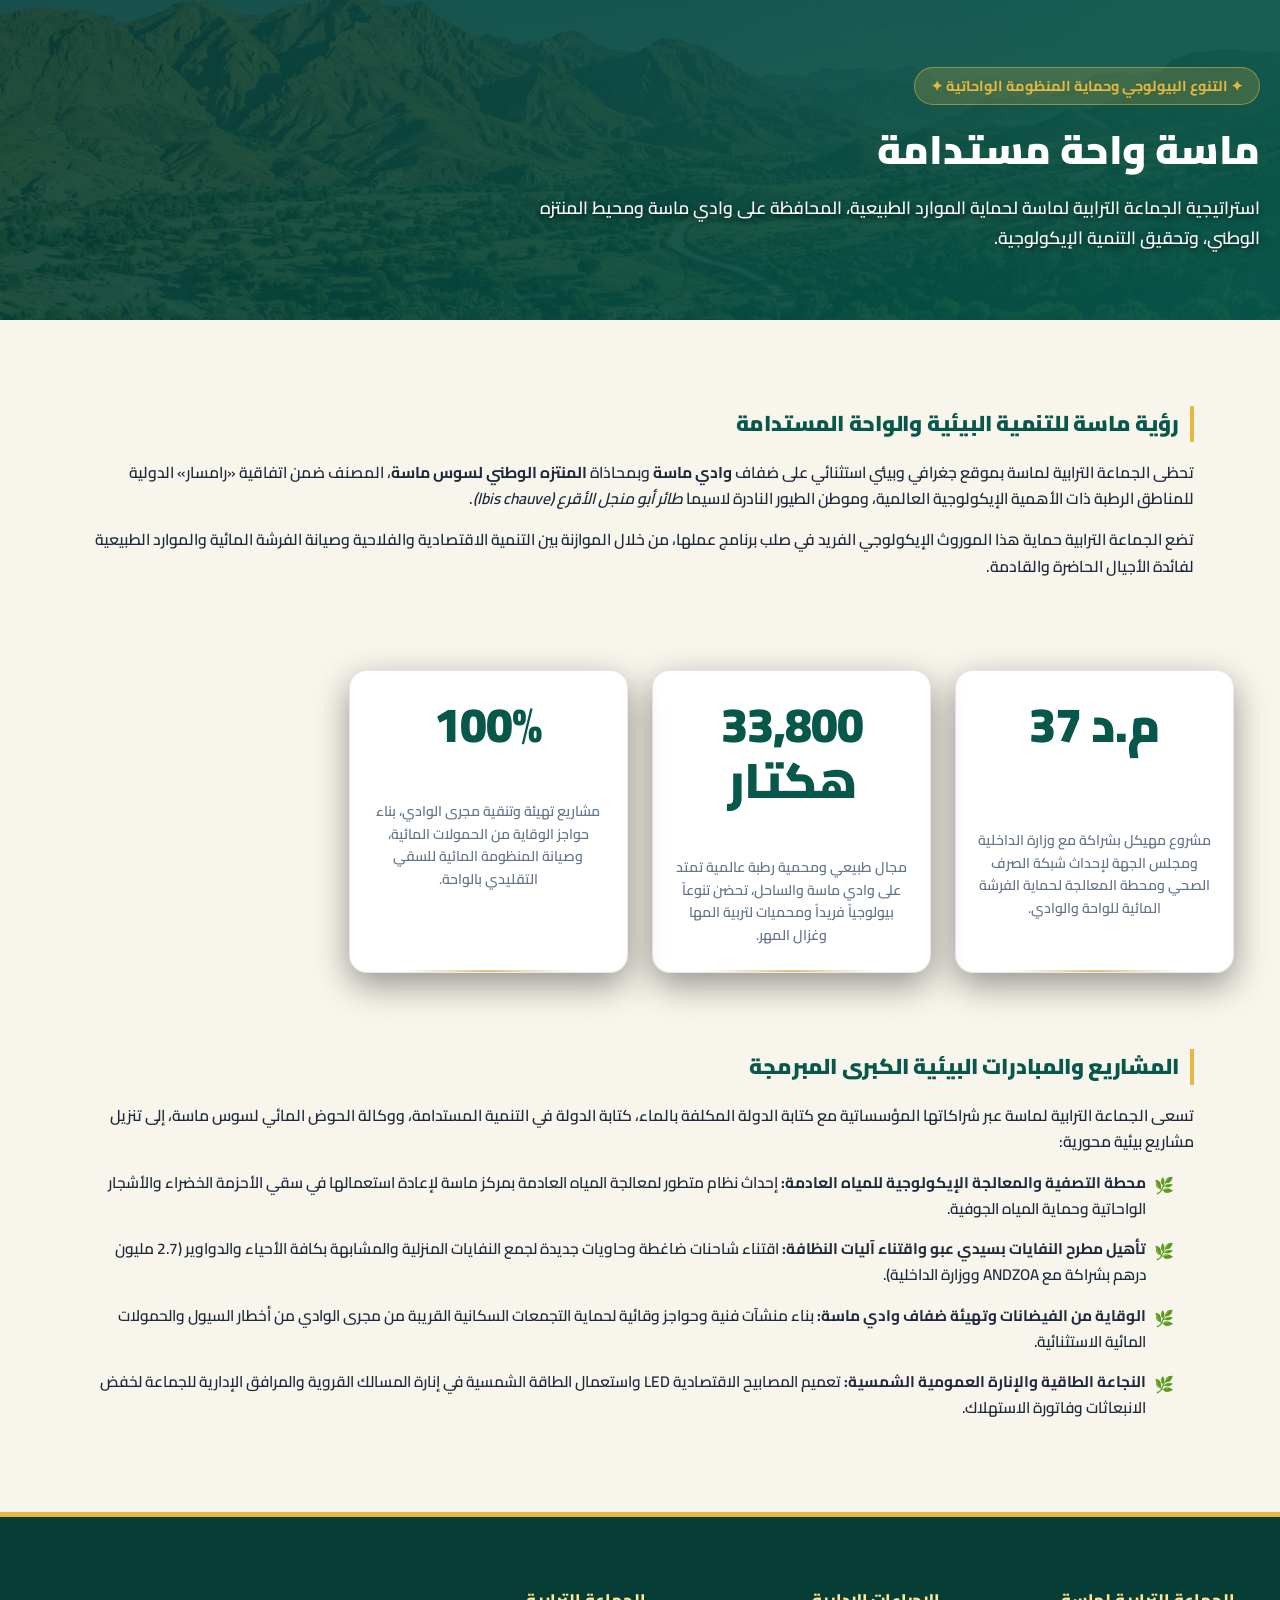
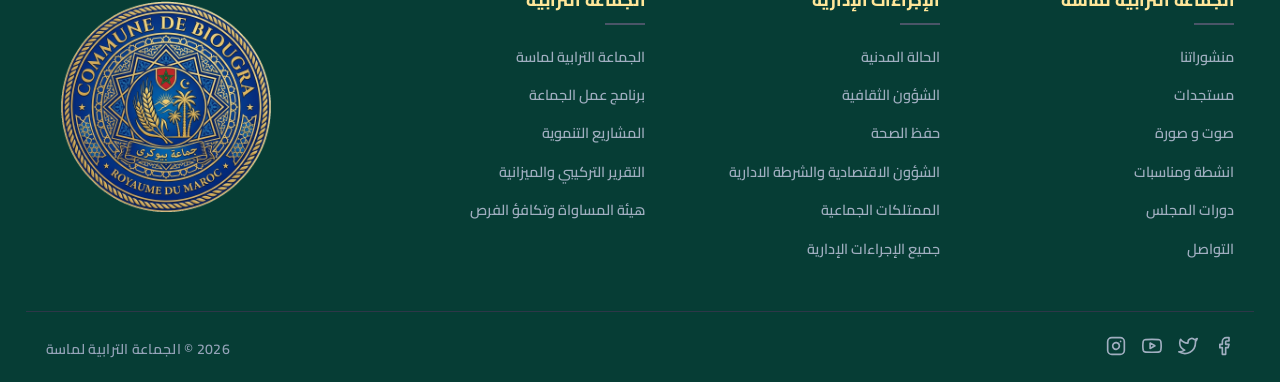
<file: sustainable.html>
<!DOCTYPE html>
<html lang="ar" dir="rtl">
<head>
    <meta charset="UTF-8">
    <meta name="viewport" content="width=device-width, initial-scale=1.0">
    <meta name="description" content="ماسة واحة مستدامة - حماية وادي ماسة، المنتزه الوطني، مشروع التطهير السائل، والمحافظة على البيئة والتنوع البيولوجي.">
    <title>ماسة واحة مستدامة | بوابة الجماعة الترابية لماسة</title>
    
    <!-- Google Fonts -->
    <link rel="preconnect" href="https://fonts.googleapis.com">
    <link rel="preconnect" href="https://fonts.gstatic.com" crossorigin>
    <link href="https://fonts.googleapis.com/css2?family=IBM+Plex+Sans+Arabic:wght@300;400;500;600;700&family=Cairo:wght@400;600;700;800&display=swap" rel="stylesheet">
    
    <link rel="stylesheet" href="style.css?v=23.0">
    <link rel="stylesheet" href="moroccan-suite.css?v=23.0">
    <style>
        .subpage-hero {
            position: relative;
            height: 320px;
            background-image: url('assets/biougra_landscape_clean.png');
            background-size: cover;
            background-position: center;
            display: flex;
            align-items: center;
            color: var(--bg-white);
            margin-bottom: 50px;
        }
        .subpage-hero::before {
            content: '';
            position: absolute;
            top: 0; left: 0; right: 0; bottom: 0;
            background: linear-gradient(135deg, rgba(6, 61, 53, 0.88) 0%, rgba(7, 87, 75, 0.94) 100%);
            z-index: 1;
        }
        .subpage-hero-content {
            position: relative;
            z-index: 2;
            width: 100%;
        }
        .subpage-hero-tag {
            display: inline-flex;
            align-items: center;
            gap: 8px;
            padding: 6px 16px;
            background: rgba(230, 184, 63, 0.2);
            border: 1px solid rgba(230, 184, 63, 0.5);
            border-radius: 30px;
            color: #E6B83F;
            font-size: 0.9rem;
            font-weight: 700;
            margin-bottom: 12px;
        }
        .subpage-hero-title {
            font-size: 2.5rem;
            font-weight: 800;
            color: #FFFFFF;
        }
        .subpage-hero-subtitle {
            font-size: 1.1rem;
            color: #FFFFFF !important;
            text-shadow: 0 2px 6px rgba(0, 0, 0, 0.7);
            opacity: 0.98;
            max-width: 750px;
            margin-top: 10px;
            line-height: 1.6;
        }

        .stats-grid {
            display: grid;
            grid-template-columns: repeat(3, 1fr);
            gap: 20px;
            margin: 40px 0;
        }
        .stat-card {
            background-color: var(--bg-white);
            border-radius: var(--border-radius);
            padding: 30px 24px;
            text-align: center;
            border: 1px solid var(--border-color);
            box-shadow: 0 4px 14px rgba(7, 87, 75, 0.06);
            transition: transform 0.2s ease, box-shadow 0.2s ease;
        }
        .stat-card:hover {
            transform: translateY(-3px);
            box-shadow: 0 8px 20px rgba(7, 87, 75, 0.12);
        }
        .stat-number {
            font-size: 2.6rem;
            font-weight: 800;
            color: #07574B !important;
            margin-bottom: 8px;
            line-height: 1.2;
            font-family: 'Cairo', sans-serif;
            background: none !important;
            -webkit-text-fill-color: #07574B !important;
        }
        .stat-label {
            font-size: 1.05rem;
            font-weight: 700;
            color: var(--text-main);
            margin-bottom: 10px;
        }
        .stat-desc {
            font-size: 0.88rem;
            color: #64748b;
            line-height: 1.6;
        }

        .content-box {
            background-color: var(--bg-white);
            padding: 36px 40px;
            border-radius: var(--border-radius-lg);
            border: 1px solid var(--border-color);
            box-shadow: var(--box-shadow);
            margin-bottom: 35px;
        }
        .content-box h3 {
            color: var(--primary-color);
            font-size: 1.35rem;
            font-weight: 800;
            margin-bottom: 18px;
            border-right: 4px solid var(--accent-color);
            padding-right: 12px;
        }
        .content-box p {
            margin-bottom: 14px;
            color: #334155;
            font-size: 0.98rem;
            line-height: 1.8;
        }
        .feature-list {
            margin-right: 20px;
            margin-bottom: 20px;
        }
        .feature-list li {
            list-style-type: none;
            position: relative;
            padding-right: 28px;
            margin-bottom: 14px;
            color: #1e293b;
            font-size: 0.96rem;
            line-height: 1.7;
        }
        .feature-list li::before {
            content: "🌿";
            position: absolute;
            right: 0;
            top: 2px;
            font-size: 1rem;
        }

        @media (max-width: 768px) {
            .stats-grid {
                grid-template-columns: 1fr;
            }
            .content-box {
                padding: 24px;
            }
            .subpage-hero {
                height: 240px;
            }
            .subpage-hero-title {
                font-size: 1.8rem;
            }
        }
    </style>
    <script>
        // Automatic cache buster & storage synchronizer for Commune de Massa Portal
        (function() {
            const MASSA_SYNC_BUILD = 'massa_build_official_v120_benlachgar';
            try {
                if (localStorage.getItem('massa_sync_build') !== MASSA_SYNC_BUILD) {
                    console.log('Synchronizing official Massa portal data to build:', MASSA_SYNC_BUILD);
                    localStorage.clear();
                    sessionStorage.clear();
                    localStorage.setItem('massa_sync_build', MASSA_SYNC_BUILD);
                }
            } catch(e) {
                console.warn('Storage sync:', e);
            }
        })();
    </script>

</head>
<body>

    <!-- TOP BAR -->
    <div class="top-bar" id="topBar">
        <div class="container top-bar-content">
            <div class="top-bar-left">
                <div class="search-container">
                    <button class="search-toggle-btn" id="searchToggleBtn" aria-label="بحث">
                        <svg class="icon" viewBox="0 0 24 24" fill="none" stroke="currentColor" stroke-width="2.5" stroke-linecap="round" stroke-linejoin="round">
                            <circle cx="11" cy="11" r="8"></circle>
                            <line x1="21" y1="21" x2="16.65" y2="16.65"></line>
                        </svg>
                    </button>
                    <div class="search-input-wrapper" id="searchInputWrapper">
                        <input type="text" id="searchInput" placeholder="ابحث في البوابة...">
                    </div>
                </div>
                <span class="divider">|</span>
                <a href="contact.html" class="top-link">التواصل</a>
                <a href="index.html#news" class="top-link">أخبار الجماعة</a>
                <a href="admin.html" class="top-link admin-only" target="_blank" style="margin-left: 12px; font-weight: 700; color: var(--accent-color);">بوابة المدير</a>
                <a href="index.html#procedures-grid" class="btn btn-gold">خدمات إلكترونية</a>
            </div>
            
            <div class="top-bar-right">
                <div class="lang-selector">
                    <button class="lang-btn active" data-lang="ar">العربية</button>
                    <button class="lang-btn" data-lang="tz">ⵜⴰⵎⴰⵣⵉⵖⵜ</button>
                    <button class="lang-btn" data-lang="fr">Français</button>
                    <button class="lang-btn" data-lang="en">English</button>
                </div>
            </div>
        </div>
    </div>

    <!-- MAIN HEADER -->
    <header class="main-header" id="mainHeader">
        <div class="container header-container">
            <nav class="main-nav" id="mainNav">
                <button class="menu-toggle-btn" id="menuToggleBtn" aria-label="القائمة">
                    <span class="bar"></span>
                    <span class="bar"></span>
                    <span class="bar"></span>
                </button>
                <ul class="nav-menu" id="navMenu">
                    <li><a href="contact.html" class="nav-link">أوقات العمل</a></li>
                    <li><a href="publications.html" class="nav-link">منشوراتنا</a></li>
                    <li><a href="index.html#urban-development" class="nav-link">برنامج التنمية والمشاريع</a></li>
                    <li><a href="action-program.html" class="nav-link">برنامج عمل الجماعة</a></li>
                    <li><a href="index.html#procedures-grid" class="nav-link">الإجراءات الإدارية</a></li>
                    <li><a href="sustainable.html" class="nav-link active">ماسة واحة مستدامة</a></li>
                    <li><a href="municipality.html" class="nav-link">الجماعة الترابية</a></li>
                </ul>
            </nav>

            <div class="logo-container">
                <a href="index.html" class="logo-link">
                    <img src="assets/logo.png" alt="شعار الجماعة الترابية لماسة COMMUNE DE MASSA" class="main-logo">
                </a>
            </div>
        </div>
    </header>

    <!-- SUBPAGE HERO -->
    <section class="subpage-hero">
        <div class="container subpage-hero-content">
            <div class="subpage-hero-tag">
                <span>✦ التنوع البيولوجي وحماية المنظومة الواحاتية ✦</span>
            </div>
            <h1 class="subpage-hero-title">ماسة واحة مستدامة</h1>
            <p class="subpage-hero-subtitle">استراتيجية الجماعة الترابية لماسة لحماية الموارد الطبيعية، المحافظة على وادي ماسة ومحيط المنتزه الوطني، وتحقيق التنمية الإيكولوجية.</p>
        </div>
    </section>

    <!-- MAIN CONTENT -->
    <main class="container">
        <div class="content-box">
            <h3>رؤية ماسة للتنمية البيئية والواحة المستدامة</h3>
            <p>تحظى الجماعة الترابية لماسة بموقع جغرافي وبيئي استثنائي على ضفاف <strong>وادي ماسة</strong> وبمحاذاة <strong>المنتزه الوطني لسوس ماسة</strong>، المصنف ضمن اتفاقية «رامسار» الدولية للمناطق الرطبة ذات الأهمية الإيكولوجية العالمية، وموطن الطيور النادرة لاسيما <em>طائر أبو منجل الأقرع (Ibis chauve)</em>.</p>
            <p>تضع الجماعة الترابية حماية هذا الموروث الإيكولوجي الفريد في صلب برنامج عملها، من خلال الموازنة بين التنمية الاقتصادية والفلاحية وصيانة الفرشة المائية والموارد الطبيعية لفائدة الأجيال الحاضرة والقادمة.</p>
        </div>

        <!-- STATS SECTION -->
        <div class="stats-grid">
            <div class="stat-card">
                <div class="stat-number">37 م.د</div>
                <div class="stat-label">مشروع التطهير السائل بمركز ماسة</div>
                <div class="stat-desc">مشروع مهيكل بشراكة مع وزارة الداخلية ومجلس الجهة لإحداث شبكة الصرف الصحي ومحطة المعالجة لحماية الفرشة المائية للواحة والوادي.</div>
            </div>
            <div class="stat-card">
                <div class="stat-number">33,800 هكتار</div>
                <div class="stat-label">المنتزه الوطني لسوس ماسة</div>
                <div class="stat-desc">مجال طبيعي ومحمية رطبة عالمية تمتد على وادي ماسة والساحل، تحضن تنوعاً بيولوجياً فريداً ومحميات لتربية المها وغزال المهر.</div>
            </div>
            <div class="stat-card">
                <div class="stat-number">100%</div>
                <div class="stat-label">حماية مجرى وادي ماسة</div>
                <div class="stat-desc">مشاريع تهيئة وتنقية مجرى الوادي، بناء حواجز الوقاية من الحمولات المائية، وصيانة المنظومة المائية للسقي التقليدي بالواحة.</div>
            </div>
        </div>

        <div class="content-box">
            <h3>المشاريع والمبادرات البيئية الكبرى المبرمجة</h3>
            <p>تسعى الجماعة الترابية لماسة عبر شراكاتها المؤسساتية مع كتابة الدولة المكلفة بالماء، كتابة الدولة في التنمية المستدامة، ووكالة الحوض المائي لسوس ماسة، إلى تنزيل مشاريع بيئية محورية:</p>
            <ul class="feature-list">
                <li><strong>محطة التصفية والمعالجة الإيكولوجية للمياه العادمة:</strong> إحداث نظام متطور لمعالجة المياه العادمة بمركز ماسة لإعادة استعمالها في سقي الأحزمة الخضراء والأشجار الواحاتية وحماية المياه الجوفية.</li>
                <li><strong>تأهيل مطرح النفايات بسيدي عبو واقتناء آليات النظافة:</strong> اقتناء شاحنات ضاغطة وحاويات جديدة لجمع النفايات المنزلية والمشابهة بكافة الأحياء والدواوير (2.7 مليون درهم بشراكة مع ANDZOA ووزارة الداخلية).</li>
                <li><strong>الوقاية من الفيضانات وتهيئة ضفاف وادي ماسة:</strong> بناء منشآت فنية وحواجز وقائية لحماية التجمعات السكانية القريبة من مجرى الوادي من أخطار السيول والحمولات المائية الاستثنائية.</li>
                <li><strong>النجاعة الطاقية والإنارة العمومية الشمسية:</strong> تعميم المصابيح الاقتصادية LED واستعمال الطاقة الشمسية في إنارة المسالك القروية والمرافق الإدارية للجماعة لخفض الانبعاثات وفاتورة الاستهلاك.</li>
            </ul>
        </div>
    </main>

    <!-- FOOTER -->
    <footer class="main-footer">
        <div class="container footer-container">
            <div class="footer-col">
                <h3 class="footer-col-title">روابط سريعة</h3>
                <ul class="footer-links">
                    <li><a href="publications.html">منشوراتنا</a></li>
                    <li><a href="index.html#news">مستجدات</a></li>
                    <li><a href="index.html#multimedia">صوت و صورة</a></li>
                    <li><a href="index.html#events">انشطة ومناسبات</a></li>
                    <li><a href="index.html#news">دورات المجلس</a></li>
                    <li><a href="contact.html">التواصل</a></li>
                    <li class="admin-only"><a href="admin.html" target="_blank" style="color: var(--accent-color); font-weight: 700;">بوابة المدير</a></li>
                </ul>
            </div>
            <div class="footer-col">
                <h3 class="footer-col-title">الإجراءات الإدارية</h3>
                <ul class="footer-links">
                    <li><a href="index.html#procedures-grid">الحالة المدنية</a></li>
                    <li><a href="index.html#procedures-grid">الشؤون الثقافية</a></li>
                    <li><a href="index.html#procedures-grid">حفظ الصحة</a></li>
                    <li><a href="index.html#procedures-grid">الشؤون الاقتصادية والشرطة الادارية</a></li>
                    <li><a href="index.html#procedures-grid">الممتلكات الجماعية</a></li>
                    <li><a href="index.html#procedures-grid">جميع الإجراءات الإدارية</a></li>
                </ul>
            </div>
            <div class="footer-col">
                <h3 class="footer-col-title">الجماعة الترابية</h3>
                <ul class="footer-links">
                    <li><a href="index.html">الجماعة الترابية لماسة</a></li>
                    <li><a href="action-program.html">برنامج عمل الجماعة</a></li>
                    <li><a href="index.html#urban-development">المشاريع التنموية</a></li>
                    <li><a href="index.html#synthesisSection">التقرير التركيبي والميزانية</a></li>
                    <li><a href="index.html">هيئة المساواة وتكافؤ الفرص</a></li>
                </ul>
            </div>
            <div class="footer-logo-col">
                <img src="assets/logo.png" alt="ماسة COMMUNE DE MASSA" class="footer-logo">
            </div>
        </div>
        <div class="container footer-bottom">
            <div class="footer-socials">
                <a href="#" class="social-icon" aria-label="Facebook">
                    <svg viewBox="0 0 24 24" fill="none" stroke="currentColor" stroke-width="2" stroke-linecap="round" stroke-linejoin="round" class="icon"><path d="M18 2h-3a5 5 0 0 0-5 5v3H7v4h3v8h4v-8h3l1-4h-4V7a1 1 0 0 1 1-1h3z"></path></svg>
                </a>
                <a href="#" class="social-icon" aria-label="Twitter/X">
                    <svg viewBox="0 0 24 24" fill="none" stroke="currentColor" stroke-width="2" stroke-linecap="round" stroke-linejoin="round" class="icon"><path d="M23 3a10.9 10.9 0 0 1-3.14 1.53 4.48 4.48 0 0 0-7.86 3v1A10.66 10.66 0 0 1 3 4s-4 9 5 13a11.64 11.64 0 0 1-7 2c9 5 20 0 20-11.5a4.5 4.5 0 0 0-.08-.83A7.72 7.72 0 0 0 23 3z"></path></svg>
                </a>
                <a href="#" class="social-icon" aria-label="YouTube">
                    <svg viewBox="0 0 24 24" fill="none" stroke="currentColor" stroke-width="2" stroke-linecap="round" stroke-linejoin="round" class="icon"><path d="M22.54 6.42a2.78 2.78 0 0 0-1.95-1.96C18.88 4 12 4 12 4s-6.88 0-8.59.46a2.78 2.78 0 0 0-1.95 1.96A29 29 0 0 0 1 11.75a29 29 0 0 0 .46 5.33A2.78 2.78 0 0 0 3.41 19c1.71.46 8.59.46 8.59.46s6.88 0 8.59-.46a2.78 2.78 0 0 0 1.95-1.96 29 29 0 0 0 .46-5.29 29 29 0 0 0-.46-5.33z"></path><polygon points="9.75 15.02 15.5 11.75 9.75 8.48 9.75 15.02"></polygon></svg>
                </a>
                <a href="#" class="social-icon" aria-label="Instagram">
                    <svg viewBox="0 0 24 24" fill="none" stroke="currentColor" stroke-width="2" stroke-linecap="round" stroke-linejoin="round" class="icon"><rect x="2" y="2" width="20" height="20" rx="5" ry="5"></rect><path d="M16 11.37A4 4 0 1 1 12.63 8 4 4 0 0 1 16 11.37z"></path><line x1="17.5" y1="6.5" x2="17.51" y2="6.5"></line></svg>
                </a>
            </div>
            <div class="footer-copyright">
                2026 &copy; <span class="muni-name-display">الجماعة الترابية لماسة</span>
            </div>
        </div>
    </footer>

    <!-- BACK TO TOP BUTTON -->
    <button class="back-to-top-btn" id="backToTopBtn" aria-label="الرجوع للأعلى">
        <svg viewBox="0 0 24 24" fill="none" stroke="currentColor" stroke-width="3" stroke-linecap="round" stroke-linejoin="round" class="icon">
            <line x1="12" y1="19" x2="12" y2="5"></line>
            <polyline points="5 12 12 5 19 12"></polyline>
        </svg>
    </button>

    <script type="module" src="js/app.js?v=23.0"></script>
    <script src="app.js?v=23.0"></script>
</body>
</html>
</file>
<file: style.css>
/* DESIGN SYSTEM & VARIABLE TOKENS (SOUSS-MASSA PRESTIGIOUS 3-COLOR PALETTE 60-30-10: Royal Blue #0E3860 | Warm Gold #E6B83F | Sand #F8F5EC | Night #172B3D) */
:root {
    --primary-color: #07574B;
    --primary-deep: #063D35;
    --primary-hover: #05463C;
    --primary-light: #E8F3F1;
    --primary-glow: rgba(7, 87, 75, 0.22);

    --secondary-color: #063D35;
    --secondary-hover: #042923;
    --secondary-light: #E8F3F1;
    --secondary-glow: rgba(6, 61, 53, 0.25);

    --accent-color: #E6B83F;
    --accent-hover: #D4A32D;
    --accent-light: #FEF9EC;
    --accent-glow: rgba(230, 184, 63, 0.35);

    --terracotta: #C10144;
    --terracotta-hover: #9E0138;
    --terracotta-light: #FDEBF2;

    --sand-bg: #F8F5EC;
    --cream-bg: #F8F5EC;
    --dark-color: #063D35;
    --night-bg: #063D35;
    --text-main: #172B3D;
    --text-muted: #64748B;
    --text-footer: #CBD5E1;
    --text-on-dark: #F8FAFC;
    --border-subtle: #E4E8E2;
}

/* RESET & CORE STYLES */
*, *::before, *::after {
    box-sizing: border-box;
    margin: 0;
    padding: 0;
}

html {
    scroll-behavior: smooth;
    font-size: 16px;
}

body {
    font-family: var(--font-arabic);
    background-color: var(--bg-white);
    color: var(--text-main);
    line-height: 1.65;
    overflow-x: hidden;
    text-align: right;
    direction: rtl;
    -webkit-font-smoothing: antialiased;
    -moz-osx-font-smoothing: grayscale;
}

a {
    color: inherit;
    text-decoration: none;
    transition: var(--transition);
}

img {
    max-width: 100%;
    height: auto;
    display: block;
}

ul {
    list-style: none;
}

button, input {
    font-family: inherit;
}

.container {
    max-width: var(--container-width, 1700px);
    width: 96%;
    margin: 0 auto;
    padding: 0 20px;
}

/* BUTTONS */
.btn {
    display: inline-flex;
    align-items: center;
    justify-content: center;
    font-weight: 600;
    padding: 8px 20px;
    border-radius: 6px;
    border: none;
    cursor: pointer;
    transition: var(--transition);
    font-size: 0.95rem;
}

.btn-primary {
    background: linear-gradient(135deg, var(--primary-color) 0%, var(--secondary-color) 100%);
    color: var(--bg-white);
    position: relative;
    overflow: hidden;
    box-shadow: 0 4px 14px var(--primary-glow);
}

.btn-primary::before {
    content: '';
    position: absolute;
    top: 0;
    left: -100%;
    width: 60%;
    height: 100%;
    background: linear-gradient(90deg, transparent, rgba(255, 255, 255, 0.35), transparent);
    transform: skewX(-25deg);
    transition: 0.6s;
}

.btn-primary:hover::before {
    left: 150%;
}

.btn-primary:hover {
    background: linear-gradient(135deg, #02b6b6 0%, var(--primary-color) 100%);
    transform: translateY(-2px);
    box-shadow: 0 8px 24px var(--primary-glow);
}

.btn-gold {
    background: linear-gradient(135deg, var(--accent-color) 0%, #e78c45 100%);
    color: var(--bg-white);
    padding: 6px 16px;
    font-weight: 700;
    font-size: 0.88rem;
    border-radius: 8px;
    white-space: nowrap;
    display: inline-flex;
    align-items: center;
    justify-content: center;
    line-height: 1.2;
    box-shadow: 0 4px 14px var(--accent-glow);
    position: relative;
    overflow: hidden;
    transition: var(--transition);
}

.btn-gold::before {
    content: '';
    position: absolute;
    top: 0;
    left: -100%;
    width: 50%;
    height: 100%;
    background: linear-gradient(90deg, transparent, rgba(255, 255, 255, 0.4), transparent);
    transform: skewX(-20deg);
    transition: 0.5s;
}

.btn-gold:hover::before {
    left: 150%;
}

.btn-gold:hover {
    background: linear-gradient(135deg, #f7b47d 0%, var(--accent-color) 100%);
    transform: translateY(-2px);
    box-shadow: 0 8px 22px var(--accent-glow);
}

.btn-outline {
    background-color: transparent;
    border: 2px solid var(--primary-color);
    color: var(--primary-color);
}

.btn-hero-legal {
    background: #ffffff !important;
    color: var(--dark-color) !important;
    border: 2px solid #ffffff !important;
    font-weight: 800 !important;
    font-size: 1.05rem !important;
    box-shadow: 0 6px 20px rgba(0, 0, 0, 0.2) !important;
    display: inline-flex !important;
    align-items: center !important;
    justify-content: center !important;
    gap: 8px !important;
    cursor: pointer !important;
    transition: var(--transition) !important;
}

.btn-hero-legal:hover {
    background: var(--primary-color) !important;
    color: #ffffff !important;
    border-color: var(--primary-color) !important;
    transform: translateY(-3px) !important;
    box-shadow: 0 10px 25px var(--primary-glow) !important;
}

.btn-outline:hover {
    background-color: var(--primary-color);
    color: var(--bg-white);
}

.btn-lg {
    padding: 12px 30px;
    font-size: 1.1rem;
    border-radius: 8px;
}

.center-btn-wrapper {
    display: flex;
    justify-content: center;
    margin-top: 40px;
}

/* TOP UTILITY BAR */
.top-bar {
    background-color: #f8fafc;
    border-bottom: 1px solid var(--border-color);
    padding: 6px 0;
    font-size: 0.85rem;
    z-index: 990;
    position: relative;
}

.top-bar-content {
    display: flex;
    justify-content: space-between;
    align-items: center;
    flex-wrap: nowrap;
}

.top-bar-left {
    display: flex;
    align-items: center;
    gap: 14px;
    flex-shrink: 0;
    flex-wrap: nowrap;
}

.top-link {
    color: var(--text-muted);
    font-weight: 500;
    font-size: 0.85rem;
    white-space: nowrap;
    transition: color 0.2s ease;
}

.top-link:hover {
    color: var(--primary-color);
}

.top-legal-pill {
    display: inline-flex;
    align-items: center;
    gap: 6px;
    padding: 3px 12px;
    background: rgba(0, 166, 166, 0.12);
    color: var(--dark-color) !important;
    border: 1.5px solid var(--primary-color);
    border-radius: 20px;
    font-weight: 700;
    font-size: 0.82rem;
    white-space: nowrap;
    text-decoration: none;
    box-shadow: 0 2px 6px rgba(0, 166, 166, 0.15);
    transition: var(--transition);
    cursor: pointer;
}

.top-legal-pill:hover {
    background: var(--primary-color);
    color: #ffffff !important;
    transform: translateY(-1px);
    box-shadow: 0 4px 12px var(--primary-glow);
}

.divider {
    color: #cbd5e1;
    user-select: none;
    font-size: 0.8rem;
}

/* Language selector */
.lang-selector {
    display: flex;
    align-items: center;
    gap: 6px;
}

.lang-btn {
    background: none;
    border: none;
    color: var(--text-muted);
    cursor: pointer;
    font-weight: 600;
    transition: var(--transition);
    font-size: 0.82rem;
    padding: 2px 7px;
    border-radius: 4px;
}

.lang-btn:hover {
    color: var(--primary-color);
    background-color: var(--primary-light);
}

.lang-btn.active {
    color: var(--dark-color);
    background-color: var(--secondary-light);
    border: 1px solid var(--secondary-color);
    font-weight: 700;
}

/* Search bar toggle inside top bar */
.search-container {
    display: flex;
    align-items: center;
    position: relative;
}

.search-toggle-btn {
    background: none;
    border: none;
    color: var(--text-muted);
    cursor: pointer;
    display: flex;
    align-items: center;
    justify-content: center;
    transition: var(--transition);
    padding: 4px;
    border-radius: 50%;
}

.search-toggle-btn:hover {
    color: var(--primary-color);
    background-color: var(--primary-light);
}

.search-toggle-btn .icon {
    width: 18px;
    height: 18px;
}

.search-input-wrapper {
    position: absolute;
    left: 28px;
    width: 0;
    opacity: 0;
    visibility: hidden;
    transition: var(--transition);
    background-color: var(--bg-white);
    border: 1px solid var(--border-color);
    border-radius: 20px;
    overflow: hidden;
    box-shadow: 0 4px 10px rgba(0,0,0,0.05);
}

.search-input-wrapper.active {
    width: 220px;
    opacity: 1;
    visibility: visible;
}

.search-input-wrapper input {
    width: 100%;
    padding: 6px 14px;
    border: none;
    outline: none;
    font-size: 0.85rem;
}

/* MAIN HEADER */
.main-header {
    background: linear-gradient(135deg, var(--dark-color) 0%, #1e3c47 40%, var(--primary-color) 100%) !important;
    color: var(--bg-white);
    box-shadow: 0 4px 20px rgba(38, 70, 83, 0.25);
    position: sticky;
    top: 0;
    z-index: 1010 !important;
    height: 80px;
    display: flex;
    align-items: center;
    transition: var(--transition);
    border-bottom: 3.5px solid var(--accent-color) !important;
}

.main-header.shrink {
    height: 65px;
}

.header-container {
    display: flex;
    justify-content: space-between;
    align-items: center;
    width: 100%;
    height: 100%;
    position: relative;
}

/* Logo placement extending down over both top-bar and main-header navbars */
.logo-container {
    position: relative;
    z-index: 9999;
    height: 100%;
}

.logo-link {
    display: flex;
    flex-direction: column;
    align-items: center;
    justify-content: center;
    background-color: #ffffff;
    padding: 10px 14px 14px 14px;
    border-radius: 0 0 20px 20px;
    box-shadow: 0 12px 30px rgba(0, 0, 0, 0.25);
    position: absolute;
    top: -46px; /* Extend into top bar space and hang over main header */
    right: 0;
    width: 175px;
    z-index: 9999 !important;
    transition: var(--transition);
    border-bottom: 4px solid var(--accent-color);
}

.main-header.shrink .logo-link {
    width: 145px;
    padding: 8px 10px 10px 10px;
    top: -38px;
}

.main-logo {
    width: 100%;
    max-height: 140px;
    object-fit: contain;
}

/* Navigation Links */
.main-nav {
    display: flex;
    align-items: center;
    flex-grow: 1;
    margin-right: 180px;
}

.nav-menu {
    display: flex;
    gap: 6px;
    align-items: center;
    flex-wrap: nowrap;
}

.nav-menu li {
    flex-shrink: 0;
    width: auto;
}

.nav-link {
    color: #ffffff !important;
    font-weight: 600 !important;
    font-size: 0.95rem !important;
    padding: 8px 14px !important;
    border-radius: 6px !important;
    position: relative;
    white-space: nowrap !important;
    width: max-content !important;
    min-width: max-content !important;
    display: inline-block !important;
    line-height: 1.4 !important;
    transition: var(--transition) !important;
}

.nav-link::after {
    content: '';
    position: absolute;
    bottom: 2px;
    left: 50%;
    width: 0;
    height: 3px;
    background-color: var(--accent-color);
    border-radius: 2px;
    transition: var(--transition);
    transform: translateX(-50%);
}

.nav-link:hover {
    color: #ffffff !important;
    background-color: rgba(255, 255, 255, 0.18) !important;
}

.nav-link:hover::after {
    width: 80%;
}

.nav-link.active {
    color: #ffffff !important;
    background-color: rgba(255, 255, 255, 0.28) !important;
    font-weight: 700 !important;
    box-shadow: 0 2px 8px rgba(0, 0, 0, 0.15) !important;
    border-radius: 6px !important;
}

.nav-link.active::after {
    display: none;
}


/* Mobile menu toggle */
.menu-toggle-btn {
    display: none;
    background: none;
    border: none;
    color: var(--bg-white);
    cursor: pointer;
    flex-direction: column;
    gap: 5px;
    padding: 6px;
}

.menu-toggle-btn .bar {
    width: 25px;
    height: 3px;
    background-color: var(--bg-white);
    border-radius: 2px;
    transition: var(--transition);
}

/* HERO SECTION */
.hero-section {
    position: relative;
    height: 520px;
    background-image: url('assets/biougra_bg.png');
    background-size: cover;
    background-position: center;
    display: flex;
    align-items: center;
    color: var(--bg-white);
}

.hero-overlay {
    position: absolute;
    top: 0;
    left: 0;
    right: 0;
    bottom: 0;
    background: linear-gradient(135deg, rgba(38, 70, 83, 0.8) 0%, rgba(0, 166, 166, 0.75) 50%, rgba(38, 70, 83, 0.88) 100%);
    z-index: 1;
}

.hero-content {
    position: relative;
    z-index: 2;
    width: 100%;
    padding-right: 15%; /* Push text left to clear absolute logo space in desktop */
}

.hero-title {
    font-size: 3rem;
    font-weight: 800;
    margin-bottom: 24px;
    text-shadow: 0 4px 10px rgba(0,0,0,0.15);
    line-height: 1.3;
}

/* SECTION GLOBAL TITLE */
.section-title {
    font-size: 1.8rem;
    font-weight: 700;
    color: var(--primary-color);
    margin-bottom: 30px;
    position: relative;
    display: inline-block;
    padding-bottom: 12px;
}

.section-title::after {
    content: '';
    position: absolute;
    bottom: 0;
    right: 0;
    width: 60px;
    height: 4px;
    background-color: var(--accent-color);
    border-radius: 2px;
}

.section-title.center {
    display: block;
    text-align: center;
    margin-bottom: 40px;
}

.section-title.center::after {
    right: 50%;
    transform: translateX(50%);
}

/* NEWS SECTION */
.news-section {
    padding: 60px 0;
    background-color: var(--bg-white);
}

.news-container {
    display: grid;
    grid-template-columns: 1.3fr 1fr;
    gap: 40px;
}

/* Left: Cards Grid */
.cards-grid {
    display: grid;
    grid-template-columns: repeat(3, 1fr);
    gap: 16px;
    align-items: start;
}

.info-card {
    background-color: var(--bg-white);
    border-radius: var(--border-radius-lg);
    overflow: hidden;
    box-shadow: var(--box-shadow);
    cursor: pointer;
    transition: var(--transition);
    border: 1px solid var(--border-color);
    position: relative;
    height: 250px;
}

.info-card:hover {
    transform: translateY(-4px);
    box-shadow: var(--box-shadow-hover);
    border-color: var(--primary-color);
}

.card-img-wrapper {
    width: 100%;
    height: 100%;
    position: relative;
    overflow: hidden;
}

.card-img-wrapper img {
    width: 100%;
    height: 100%;
    object-fit: cover;
    transition: transform 0.4s ease;
}

.info-card:hover .card-img-wrapper img {
    transform: scale(1.06);
}

.card-overlay-badge {
    position: absolute;
    bottom: 0;
    left: 0;
    right: 0;
    background: linear-gradient(180deg, rgba(38, 70, 83, 0.88) 0%, rgba(20, 40, 50, 0.96) 100%);
    color: #ffffff;
    font-weight: 700;
    font-size: 0.95rem;
    padding: 12px 14px;
    text-align: center;
    border-top: 3px solid var(--accent-color);
    transition: var(--transition);
}

.info-card:hover .card-overlay-badge {
    background: linear-gradient(180deg, rgba(0, 166, 166, 0.95) 0%, rgba(0, 130, 130, 0.98) 100%);
}

.card-img-wrapper img {
    width: 100%;
    height: 100%;
    object-fit: cover;
    transition: var(--transition-slow);
}

.info-card:hover .card-img-wrapper img {
    transform: scale(1.05);
}

/* Right: News List */
.news-list-wrapper {
    background-color: var(--bg-light);
    padding: 30px;
    border-radius: var(--border-radius-lg);
    box-shadow: var(--box-shadow);
    display: flex;
    flex-direction: column;
}

.news-list {
    display: flex;
    flex-direction: column;
    gap: 16px;
    margin-bottom: 24px;
}

.news-item {
    display: flex;
    gap: 20px;
    padding-bottom: 16px;
    border-bottom: 1px dashed #dee2e6;
    cursor: pointer;
    transition: var(--transition);
}

.news-item:last-child {
    border-bottom: none;
    padding-bottom: 0;
}

.news-date {
    background-color: var(--primary-light);
    color: var(--primary-color);
    font-weight: 700;
    font-size: 0.9rem;
    padding: 8px 12px;
    border-radius: 6px;
    height: fit-content;
    white-space: nowrap;
    text-align: center;
    min-width: 80px;
    transition: var(--transition);
}

.news-item:hover .news-date {
    background-color: var(--primary-color);
    color: var(--bg-white);
}

.news-details {
    flex-grow: 1;
}

.news-title {
    font-size: 0.95rem;
    font-weight: 700;
    margin-bottom: 4px;
    color: var(--text-main);
    transition: var(--transition);
}

.news-item:hover .news-title {
    color: var(--primary-color);
}

.news-excerpt {
    font-size: 0.85rem;
    color: var(--text-muted);
    display: -webkit-box;
    -webkit-line-clamp: 2;
    -webkit-box-orient: vertical;
    overflow: hidden;
}

.btn-more {
    width: 100%;
    margin-top: auto;
}

/* PROCEDURES SECTION (6 Cards Grid) */
.procedures-section {
    padding: 60px 0;
    background-color: var(--bg-light);
}

.procedures-grid {
    display: grid;
    grid-template-columns: repeat(3, 1fr);
    gap: 20px;
}

.proc-card {
    background-color: var(--bg-white);
    border-radius: var(--border-radius);
    padding: 30px 20px;
    text-align: center;
    border: 1px solid var(--border-color);
    box-shadow: var(--box-shadow);
    cursor: pointer;
    transition: var(--transition);
    display: flex;
    flex-direction: column;
    align-items: center;
    gap: 16px;
}

.proc-card:hover {
    transform: translateY(-5px);
    border-color: var(--primary-color);
    box-shadow: var(--box-shadow-hover);
}

.proc-icon-wrapper {
    width: 64px;
    height: 64px;
    border-radius: 50%;
    background-color: var(--primary-light);
    color: var(--primary-color);
    display: flex;
    align-items: center;
    justify-content: center;
    transition: var(--transition);
}

.proc-card:hover .proc-icon-wrapper {
    background-color: var(--primary-color);
    color: var(--bg-white);
    transform: rotate(5deg) scale(1.05);
}

.proc-icon {
    width: 30px;
    height: 30px;
}

.proc-card-title {
    font-size: 1.05rem;
    font-weight: 700;
    color: var(--text-main);
    transition: var(--transition);
}

.proc-card:hover .proc-card-title {
    color: var(--primary-color);
}

/* URBAN DEVELOPMENT GRID */
.urban-development-section {
    padding: 60px 0;
    background-color: var(--bg-white);
}

.urban-grid {
    display: grid;
    grid-template-columns: repeat(4, 1fr);
    gap: 20px;
}

.urban-card {
    background-color: var(--bg-white);
    border-radius: var(--border-radius);
    padding: 30px 20px;
    text-align: center;
    border: 1px solid var(--border-color);
    box-shadow: var(--box-shadow);
    cursor: pointer;
    transition: var(--transition);
    display: flex;
    flex-direction: column;
    align-items: center;
    gap: 16px;
}

.urban-card:hover {
    transform: translateY(-5px);
    border-color: var(--accent-color);
    box-shadow: var(--box-shadow-hover);
}

.urban-icon-wrapper {
    width: 64px;
    height: 64px;
    border-radius: 50%;
    background-color: var(--accent-light);
    color: var(--accent-color);
    display: flex;
    align-items: center;
    justify-content: center;
    transition: var(--transition);
}

.urban-card:hover .urban-icon-wrapper {
    background-color: var(--accent-color);
    color: var(--bg-white);
    transform: scale(1.05);
}

.urban-icon {
    width: 30px;
    height: 30px;
}

.urban-card-title {
    font-size: 1.05rem;
    font-weight: 700;
    color: var(--text-main);
}

/* Highlighted state (as roads card in screenshot) */
.urban-card.highlighted {
    background-color: var(--accent-color);
    border-color: var(--accent-color);
    color: var(--bg-white);
}

.urban-card.highlighted .urban-icon-wrapper {
    background-color: rgba(255, 255, 255, 0.2);
    color: var(--bg-white);
}

.urban-card.highlighted .urban-card-title {
    color: var(--bg-white);
}

.urban-card.highlighted:hover {
    background-color: var(--accent-hover);
    border-color: var(--accent-hover);
}

/* MULTIMEDIA SECTION (Voice & Image) */
.multimedia-section {
    padding: 60px 0;
    background-color: var(--bg-light);
}

.media-grid {
    display: grid;
    grid-template-columns: repeat(3, 1fr);
    gap: 20px;
}

.video-card {
    background-color: var(--bg-white);
    border-radius: var(--border-radius);
    overflow: hidden;
    box-shadow: var(--box-shadow);
    cursor: pointer;
    transition: var(--transition-slow);
    border: 1px solid var(--border-color);
}

.video-card:hover {
    transform: translateY(-8px);
    box-shadow: var(--box-shadow-hover);
}

.video-thumbnail-wrapper {
    position: relative;
    width: 100%;
    aspect-ratio: 1.4;
    overflow: hidden;
}

.video-thumbnail-wrapper img {
    width: 100%;
    height: 100%;
    object-fit: cover;
    transition: var(--transition-slow);
}

.video-card:hover .video-thumbnail-wrapper img {
    transform: scale(1.04);
}

.play-btn-overlay {
    position: absolute;
    top: 0;
    left: 0;
    right: 0;
    bottom: 0;
    background-color: rgba(0, 0, 0, 0.15);
    display: flex;
    align-items: center;
    justify-content: center;
    transition: var(--transition);
}

.video-card:hover .play-btn-overlay {
    background-color: rgba(0, 0, 0, 0.3);
}

.play-icon {
    width: 60px;
    height: 60px;
    color: var(--primary-color);
    background-color: var(--bg-white);
    border-radius: 50%;
    padding: 16px 14px 16px 18px; /* Slightly offset for optical alignment */
    box-shadow: 0 4px 12px rgba(0,0,0,0.15);
    transition: var(--transition);
}

.video-card:hover .play-icon {
    transform: scale(1.15);
    background-color: var(--primary-color);
    color: var(--bg-white);
}

/* EVENTS SECTION */
.events-section {
    padding: 60px 0;
    background-color: var(--bg-white);
}

.events-grid {
    display: grid;
    grid-template-columns: repeat(2, 1fr);
    gap: 24px;
}

.event-card {
    position: relative;
    border-radius: var(--border-radius);
    overflow: hidden;
    box-shadow: var(--box-shadow);
    cursor: pointer;
    aspect-ratio: 1.7;
}

.event-img-wrapper {
    width: 100%;
    height: 100%;
}

.event-img-wrapper img {
    width: 100%;
    height: 100%;
    object-fit: cover;
    transition: var(--transition-slow);
}

.event-card:hover .event-img-wrapper img {
    transform: scale(1.05);
}

.event-overlay-bar {
    position: absolute;
    bottom: 0;
    left: 0;
    right: 0;
    background-color: var(--primary-color);
    color: var(--bg-white);
    display: flex;
    align-items: stretch;
    height: 80px;
    transition: var(--transition);
}

.event-card:hover .event-overlay-bar {
    background-color: var(--primary-hover);
}

.event-date-badge {
    background-color: #0c5697;
    font-size: 1.8rem;
    font-weight: 800;
    width: 80px;
    display: flex;
    align-items: center;
    justify-content: center;
    border-left: 1px dashed rgba(255, 255, 255, 0.2);
}

.event-title-wrapper {
    flex-grow: 1;
    padding: 10px 18px;
    display: flex;
    align-items: center;
}

.event-title-text {
    font-size: 0.95rem;
    font-weight: 600;
    line-height: 1.4;
    display: -webkit-box;
    -webkit-line-clamp: 2;
    -webkit-box-orient: vertical;
    overflow: hidden;
}

/* FOOTER SECTION */
.main-footer {
    background-color: var(--dark-color);
    color: #a0aec0;
    padding: 70px 0 20px 0;
    border-top: 5px solid var(--accent-color);
}

.footer-container {
    display: grid;
    grid-template-columns: 1fr 1fr 1fr 1.2fr;
    gap: 40px;
    margin-bottom: 50px;
}

.footer-col-title {
    color: var(--accent-color);
    font-size: 1.15rem;
    font-weight: 700;
    margin-bottom: 24px;
    position: relative;
    padding-bottom: 10px;
}

.footer-col-title::after {
    content: '';
    position: absolute;
    bottom: 0;
    right: 0;
    width: 40px;
    height: 2px;
    background-color: #4a5568;
}

.footer-links {
    display: flex;
    flex-direction: column;
    gap: 12px;
}

.footer-links a {
    font-size: 0.9rem;
}

.footer-links a:hover {
    color: var(--bg-white);
    padding-right: 5px;
}

.footer-logo-col {
    display: flex;
    justify-content: flex-end;
    align-items: flex-start;
}

.footer-logo {
    max-height: 240px;
    width: auto;
}

.footer-bottom {
    border-top: 1px solid #2d3748;
    padding-top: 24px;
    display: flex;
    justify-content: space-between;
    align-items: center;
    font-size: 0.85rem;
}

.footer-socials {
    display: flex;
    gap: 16px;
}

.social-icon {
    color: #a0aec0;
    transition: var(--transition);
}

.social-icon:hover {
    color: var(--bg-white);
    transform: translateY(-3px);
}

.social-icon .icon {
    width: 20px;
    height: 20px;
}

/* BACK TO TOP FLOATING BUTTON */
.back-to-top-btn {
    position: fixed;
    bottom: 30px;
    left: 30px;
    width: 48px;
    height: 48px;
    border-radius: 50%;
    background-color: var(--primary-color);
    color: var(--bg-white);
    border: none;
    cursor: pointer;
    box-shadow: 0 4px 15px rgba(0,0,0,0.15);
    display: flex;
    align-items: center;
    justify-content: center;
    z-index: 99;
    opacity: 0;
    visibility: hidden;
    transition: var(--transition);
}

.back-to-top-btn.active {
    opacity: 1;
    visibility: visible;
}

.back-to-top-btn:hover {
    background-color: var(--primary-hover);
    transform: translateY(-4px);
    box-shadow: 0 8px 20px rgba(0,0,0,0.25);
}

.back-to-top-btn .icon {
    width: 20px;
    height: 20px;
}

/* INTERACTIVE MODAL BOX */
.modal-overlay {
    position: fixed;
    top: 0;
    left: 0;
    right: 0;
    bottom: 0;
    background-color: rgba(0, 0, 0, 0.5);
    backdrop-filter: blur(5px);
    display: flex;
    align-items: center;
    justify-content: center;
    z-index: 2000;
    opacity: 0;
    visibility: hidden;
    transition: var(--transition);
}

.modal-overlay.active,
.modal-overlay[style*="display: flex"],
.modal-overlay[style*="display: block"] {
    opacity: 1 !important;
    visibility: visible !important;
}

.modal-content {
    background-color: var(--bg-white);
    width: 90%;
    max-width: 650px;
    border-radius: var(--border-radius-lg);
    box-shadow: 0 10px 40px rgba(0,0,0,0.2);
    position: relative;
    transform: scale(0.85);
    transition: var(--transition-slow);
    overflow: hidden;
}

.modal-overlay.active .modal-content,
.modal-overlay[style*="display: flex"] .modal-content,
.modal-overlay[style*="display: block"] .modal-content {
    transform: scale(1);
}

.modal-close-btn {
    position: absolute;
    top: 16px;
    left: 16px;
    background: none;
    border: none;
    cursor: pointer;
    color: var(--text-muted);
    transition: var(--transition);
}

.modal-close-btn:hover {
    color: #dc3545;
}

.modal-close-btn .icon {
    width: 24px;
    height: 24px;
}

.modal-body {
    padding: 40px 30px;
}

/* Modal specific typography */
.modal-title {
    font-size: 1.5rem;
    font-weight: 700;
    color: var(--primary-color);
    margin-bottom: 20px;
    border-bottom: 2px solid var(--accent-color);
    padding-bottom: 10px;
}

.modal-text {
    font-size: 0.95rem;
    color: var(--text-main);
    margin-bottom: 20px;
}

.modal-tabs {
    display: flex;
    border-bottom: 1px solid var(--border-color);
    margin-bottom: 20px;
    gap: 10px;
}

.modal-tab {
    padding: 8px 16px;
    background: none;
    border: none;
    border-bottom: 2px solid transparent;
    cursor: pointer;
    font-weight: 600;
    font-size: 0.9rem;
    color: var(--text-muted);
}

.modal-tab.active {
    border-bottom-color: var(--primary-color);
    color: var(--primary-color);
}

.modal-tab-content {
    display: none;
}

.modal-tab-content.active {
    display: block;
}

.modal-list {
    margin-right: 20px;
    margin-bottom: 20px;
}

.modal-list li {
    list-style-type: square;
    margin-bottom: 8px;
    font-size: 0.9rem;
}

/* Video Player in Modal */
.modal-video-container {
    width: 100%;
    aspect-ratio: 16/9;
    background-color: #0f172a;
    border-radius: var(--border-radius);
    overflow: hidden;
    position: relative;
    display: flex;
    align-items: center;
    justify-content: center;
}

.modal-video-placeholder {
    width: 100%;
    height: 100%;
    object-fit: cover;
    opacity: 0.8;
}

.modal-video-ui {
    position: absolute;
    bottom: 0;
    left: 0;
    right: 0;
    background: linear-gradient(transparent, rgba(0,0,0,0.8));
    padding: 15px;
    color: #fff;
    display: flex;
    align-items: center;
    gap: 15px;
}

.modal-video-bar {
    flex-grow: 1;
    height: 4px;
    background-color: rgba(255,255,255,0.3);
    border-radius: 2px;
    position: relative;
}

.modal-video-progress {
    width: 45%;
    height: 100%;
    background-color: var(--accent-color);
    border-radius: 2px;
}

/* RESPONSIVE DESIGN - MEDIA QUERIES */

@media (max-width: 1024px) {
    .news-container {
        grid-template-columns: 1fr;
    }
    
    .procedures-grid {
        grid-template-columns: repeat(2, 1fr);
    }
    
    .urban-grid {
        grid-template-columns: repeat(3, 1fr);
    }
    
    .media-grid {
        grid-template-columns: repeat(2, 1fr);
    }
    
    .footer-container {
        grid-template-columns: 1fr 1fr;
    }
    
    .footer-logo-col {
        justify-content: fill;
        grid-column: span 2;
        margin-top: 20px;
    }
}

@media (max-width: 768px) {
    /* MOBILE NAVIGATION */
    .main-nav {
        margin-right: 0 !important;
        margin-left: 0 !important;
    }
    
    .menu-toggle-btn {
        display: flex;
    }
    
    .nav-menu {
        position: absolute;
        top: 80px;
        left: 0;
        right: 0;
        background-color: #ffffff;
        flex-direction: column;
        gap: 0;
        width: 100%;
        opacity: 0;
        visibility: hidden;
        transform: translateY(-20px);
        transition: var(--transition-slow);
        box-shadow: 0 10px 30px rgba(0,0,0,0.12);
        border-top: 2px solid var(--accent-color);
        border-bottom: 1px solid #e2e8f0;
    }
    
    .nav-menu.active {
        opacity: 1;
        visibility: visible;
        transform: translateY(0);
    }
    
    .nav-menu li {
        width: 100%;
        text-align: center;
        border-bottom: 1px solid #f1f5f9;
    }
    
    .nav-link {
        display: block;
        padding: 15px 0;
        border-radius: 0;
    }
    
    .nav-link::after {
        display: none;
    }
    
    .logo-link {
        width: 130px;
        top: -40px;
    }
    
    .hero-content {
        padding-right: 0;
        text-align: center;
    }
    
    .hero-title {
        font-size: 2.2rem;
    }
    
    .cards-grid {
        grid-template-columns: 1fr;
    }
    
    .urban-grid {
        grid-template-columns: repeat(2, 1fr);
    }
    
    .events-grid {
        grid-template-columns: 1fr;
    }
}

@media (max-width: 480px) {
    .top-bar-content {
        flex-direction: column-reverse;
        gap: 8px;
    }
    
    .top-bar-left {
        width: 100%;
        justify-content: center;
    }
    
    .top-bar-right {
        width: 100%;
        justify-content: center;
    }
    
    .procedures-grid {
        grid-template-columns: 1fr;
    }
    
    .urban-grid {
        grid-template-columns: 1fr;
    }
    
    .media-grid {
        grid-template-columns: 1fr;
    }
    
    .footer-container {
        grid-template-columns: 1fr;
    }
    
    .footer-logo-col {
        grid-column: span 1;
        justify-content: center;
    }
    
    .footer-bottom {
        flex-direction: column;
        gap: 15px;
        text-align: center;
    }
}

/* LTR LAYOUT FOR FRENCH & ENGLISH SIMULATION */
html[dir="ltr"] body {
    text-align: left;
}

html[dir="ltr"] .logo-link {
    right: auto;
    left: 0;
}

html[dir="ltr"] .main-nav {
    margin-right: 0;
    margin-left: 190px;
}

html[dir="ltr"] .section-title::after {
    right: auto;
    left: 0;
}

html[dir="ltr"] .section-title.center::after {
    left: 50%;
    transform: translateX(-50%);
}

html[dir="ltr"] .news-item {
    text-align: left;
}

html[dir="ltr"] .news-date {
    text-align: center;
}

html[dir="ltr"] .event-date-badge {
    border-left: none;
    border-right: 1px dashed rgba(255, 255, 255, 0.2);
}

html[dir="ltr"] .footer-col-title::after {
    right: auto;
    left: 0;
}

html[dir="ltr"] .footer-links a:hover {
    padding-right: 0;
    padding-left: 5px;
}

html[dir="ltr"] .back-to-top-btn {
    left: auto;
    right: 30px;
}

html[dir="ltr"] .modal-close-btn {
    left: auto;
    right: 16px;
}

/* ==========================================================================
   ADMIN PANEL STYLES
   ========================================================================== */
body.admin-body {
    background-color: #f3f4f6;
    min-height: 100vh;
    display: flex;
    align-items: stretch;
}

/* LOGIN PANEL - LUXURY INSTITUTIONAL OVERLAY */
.login-overlay {
    position: fixed;
    top: 0; left: 0; right: 0; bottom: 0;
    background: radial-gradient(circle at 50% 30%, var(--primary-color) 0%, var(--dark-color) 65%, #15262e 100%);
    display: flex;
    align-items: center;
    justify-content: center;
    z-index: 5000;
    padding: 20px;
    transition: var(--transition-slow);
    box-sizing: border-box;
}

.login-overlay::before {
    content: '';
    position: absolute;
    top: 0; left: 0; right: 0; bottom: 0;
    background-image: radial-gradient(rgba(244, 162, 97, 0.18) 1px, transparent 1px);
    background-size: 32px 32px;
    pointer-events: none;
}

.login-card {
    background-color: #ffffff;
    border-radius: 20px;
    padding: 44px 36px 36px 36px;
    width: 100%;
    max-width: 440px;
    box-shadow: 0 25px 60px -15px rgba(38, 70, 83, 0.45), 0 0 0 1px rgba(255, 255, 255, 0.2);
    text-align: center;
    position: relative;
    overflow: hidden;
    box-sizing: border-box;
    animation: loginCardFadeUp 0.6s cubic-bezier(0.16, 1, 0.3, 1);
}

@keyframes loginCardFadeUp {
    from {
        opacity: 0;
        transform: translateY(20px) scale(0.96);
    }
    to {
        opacity: 1;
        transform: translateY(0) scale(1);
    }
}

.login-card-top-bar {
    position: absolute;
    top: 0;
    left: 0;
    right: 0;
    height: 6px;
    background: linear-gradient(90deg, var(--accent-color) 0%, var(--secondary-color) 50%, var(--primary-color) 100%);
}

.login-logo {
    max-width: 120px;
    height: auto;
    margin: 0 auto 18px auto;
    display: block;
    filter: drop-shadow(0 6px 12px var(--primary-glow));
    transition: transform 0.3s ease;
}

.login-logo:hover {
    transform: scale(1.04);
}

.login-title {
    font-size: 1.35rem;
    font-weight: 800;
    color: var(--dark-color);
    margin-bottom: 6px;
    font-family: 'IBM Plex Sans Arabic', sans-serif;
    letter-spacing: -0.3px;
}

.login-subtitle {
    font-size: 0.88rem;
    color: var(--text-muted);
    margin-bottom: 28px;
    font-weight: 500;
}

/* FORM CONTROLS SYSTEM */
.form-group {
    margin-bottom: 20px;
    text-align: right;
    width: 100%;
    box-sizing: border-box;
}

.form-label {
    display: block;
    font-weight: 600;
    font-size: 0.88rem;
    color: #1e293b;
    margin-bottom: 8px;
    text-align: right;
}

.form-input {
    width: 100%;
    padding: 13px 16px;
    font-family: 'IBM Plex Sans Arabic', sans-serif;
    font-size: 0.95rem;
    font-weight: 500;
    color: #0f172a;
    background-color: #f8fafc;
    border: 1.5px solid #cbd5e1;
    border-radius: 10px;
    outline: none;
    transition: all 0.2s ease-in-out;
    box-sizing: border-box;
}

.form-input:hover {
    border-color: #94a3b8;
    background-color: #ffffff;
}

.form-input:focus {
    border-color: var(--primary-color);
    background-color: #ffffff;
    box-shadow: 0 0 0 4px var(--primary-glow);
}

.form-input::placeholder {
    color: #94a3b8;
    font-size: 0.88rem;
}

.login-btn-submit {
    width: 100%;
    padding: 14px 20px;
    font-family: 'IBM Plex Sans Arabic', sans-serif;
    font-weight: 700;
    font-size: 1rem;
    color: #ffffff;
    background: linear-gradient(135deg, var(--primary-color) 0%, var(--dark-color) 100%);
    border: none;
    border-radius: 10px;
    cursor: pointer;
    box-shadow: 0 6px 16px var(--primary-glow);
    transition: all 0.25s ease;
    display: flex;
    align-items: center;
    justify-content: center;
    gap: 8px;
}

.login-btn-submit:hover {
    background: linear-gradient(135deg, #02b6b6 0%, #1e3c47 100%);
    box-shadow: 0 10px 24px var(--primary-glow);
    transform: translateY(-2px);
}

.login-btn-submit:active {
    transform: translateY(0);
    box-shadow: 0 4px 10px var(--primary-glow);
}

.login-footer-tag {
    margin-top: 24px;
    padding-top: 18px;
    border-top: 1px solid #f1f5f9;
    font-size: 0.8rem;
    color: #94a3b8;
    font-weight: 500;
    display: flex;
    align-items: center;
    justify-content: center;
    gap: 6px;
}

/* DASHBOARD GRID SYSTEM */
.admin-sidebar {
    width: 260px;
    background-color: var(--dark-color);
    color: #a0aec0;
    display: flex;
    flex-direction: column;
    border-left: 1px solid #2d3748;
    flex-shrink: 0;
}
.sidebar-header {
    padding: 24px;
    border-bottom: 1px solid #2d3748;
    text-align: center;
}
.sidebar-logo {
    max-width: 120px;
    margin: 0 auto 10px auto;
    background: #fff;
    padding: 6px;
    border-radius: 8px;
}
.sidebar-title {
    font-size: 0.95rem;
    font-weight: 700;
    color: var(--accent-color);
}
.sidebar-menu {
    display: flex;
    flex-direction: column;
    padding: 20px 0;
    flex-grow: 1;
}
.sidebar-btn {
    background: none;
    border: none;
    color: #a0aec0;
    padding: 14px 24px;
    text-align: right;
    font-size: 0.95rem;
    font-weight: 600;
    cursor: pointer;
    transition: var(--transition);
    display: flex;
    align-items: center;
    gap: 12px;
    border-right: 4px solid transparent;
}
.sidebar-btn:hover, .sidebar-btn.active {
    color: var(--bg-white);
    background-color: rgba(255,255,255,0.05);
    border-right-color: var(--accent-color);
}
.sidebar-btn .icon {
    width: 18px;
    height: 18px;
}
.sidebar-footer {
    padding: 20px 24px;
    border-top: 1px solid #2d3748;
}

/* MAIN DASHBOARD CONTENT AREA */
.admin-main {
    flex-grow: 1;
    padding: 40px;
    overflow-y: auto;
}
.admin-header {
    display: flex;
    justify-content: space-between;
    align-items: center;
    margin-bottom: 30px;
    padding-bottom: 16px;
    border-bottom: 1px solid #e5e7eb;
}
.admin-header-title {
    font-size: 1.6rem;
    font-weight: 800;
    color: var(--primary-color);
}
.admin-user-info {
    font-size: 0.9rem;
    font-weight: 600;
    color: var(--text-muted);
}

/* SUMMARY WIDGETS */
.widgets-grid {
    display: grid;
    grid-template-columns: repeat(4, 1fr);
    gap: 20px;
    margin-bottom: 40px;
}
.widget-card {
    background-color: var(--bg-white);
    border-radius: var(--border-radius);
    padding: 24px;
    box-shadow: var(--box-shadow);
    border: 1px solid var(--border-color);
    display: flex;
    justify-content: space-between;
    align-items: center;
}
.widget-value {
    font-size: 2rem;
    font-weight: 800;
    color: var(--primary-color);
    line-height: 1;
    margin-bottom: 6px;
}
.widget-label {
    font-size: 0.85rem;
    font-weight: 700;
    color: var(--text-muted);
}
.widget-icon-box {
    width: 50px;
    height: 50px;
    border-radius: 50%;
    background-color: var(--primary-light);
    color: var(--primary-color);
    display: flex;
    align-items: center;
    justify-content: center;
}
.widget-card:nth-child(2) .widget-icon-box {
    background-color: var(--accent-light);
    color: var(--accent-color);
}

/* TABLES FOR MANAGEMENT */
.admin-panel-content {
    display: none;
}
.admin-panel-content.active {
    display: block;
}
.table-responsive {
    width: 100%;
    overflow-x: auto;
    background-color: var(--bg-white);
    border-radius: var(--border-radius);
    box-shadow: var(--box-shadow);
    border: 1px solid var(--border-color);
    margin-bottom: 24px;
}
.admin-table {
    width: 100%;
    border-collapse: collapse;
    font-size: 0.9rem;
}
.admin-table th, .admin-table td {
    padding: 16px 20px;
    text-align: right;
    border-bottom: 1px solid #edf2f7;
}
.admin-table th {
    font-weight: 800;
    color: #07574B;
    background: linear-gradient(180deg, #FAF7F0 0%, #F4EFE6 100%);
    border-bottom: 2px solid #E6B83F;
}
.admin-table tr:hover {
    background-color: #f8fafc;
}

/* ACTIONS & INPUTS */
.action-btns {
    display: flex;
    gap: 8px;
}
.btn-sm {
    padding: 6px 12px;
    font-size: 0.8rem;
    border-radius: 4px;
}
.btn-edit {
    background-color: #3b82f6;
    color: #fff;
}
.btn-edit:hover {
    background-color: #2563eb;
}
.btn-delete {
    background-color: #ef4444;
    color: #fff;
}
.btn-delete:hover {
    background-color: #dc2626;
}
.btn-add {
    margin-bottom: 20px;
}

/* PROJECTS CARD GRID */
.proj-admin-grid {
    display: grid;
    grid-template-columns: repeat(2, 1fr);
    gap: 20px;
}
.proj-admin-card {
    background-color: var(--bg-white);
    border-radius: var(--border-radius);
    padding: 24px;
    box-shadow: var(--box-shadow);
    border: 1px solid var(--border-color);
    display: flex;
    flex-direction: column;
    gap: 16px;
}
.proj-admin-title {
    font-weight: 700;
    font-size: 1.1rem;
    color: var(--primary-color);
    border-bottom: 1px solid var(--border-color);
    padding-bottom: 10px;
}

/* TOAST TO NOTIFY */
.toast-notify {
    position: fixed;
    bottom: 30px;
    right: -320px;
    width: 280px;
    background-color: #10b981;
    color: #fff;
    padding: 16px 20px;
    border-radius: 6px;
    box-shadow: 0 4px 12px rgba(0,0,0,0.15);
    font-size: 0.9rem;
    font-weight: 600;
    z-index: 6000;
    transition: right 0.4s cubic-bezier(0.175, 0.885, 0.32, 1.275);
    display: flex;
    align-items: center;
    gap: 12px;
}
.toast-notify.active {
    right: 30px;
}
.toast-notify.error {
    background-color: #ef4444;
}

@media (max-width: 1024px) {
    .widgets-grid {
        grid-template-columns: repeat(2, 1fr);
    }
    .proj-admin-grid {
        grid-template-columns: 1fr;
    }
}
@media (max-width: 768px) {
    body.admin-body {
        flex-direction: column;
    }
    .admin-sidebar {
        width: 100%;
        border-left: none;
        border-bottom: 1px solid #2d3748;
    }
    .sidebar-menu {
        flex-direction: row;
        overflow-x: auto;
        padding: 10px;
    }
    .sidebar-btn {
        padding: 10px 16px;
        border-right: none;
        border-bottom: 4px solid transparent;
    }
    .sidebar-btn:hover, .sidebar-btn.active {
        border-bottom-color: var(--accent-color);
    }
    .admin-main {
        padding: 20px;
    }
    .widgets-grid {
        grid-template-columns: 1fr;
    }
}

/* --- CREATIVE EXTRA STYLING & PREMIUM EFFECTS --- */

/* Scroll progress indicator line */
.scroll-progress-bar {
    position: fixed;
    top: 0;
    right: 0;
    height: 4px;
    background: linear-gradient(90deg, var(--accent-color), var(--primary-color));
    width: 0%;
    z-index: 9999;
    transition: width 0.1s ease-out;
}

/* Quick Theme Switcher on homepage */
.theme-quick-switch {
    display: flex;
    align-items: center;
    gap: 8px;
    margin-left: 15px;
    background: rgba(255, 255, 255, 0.1);
    padding: 6px 10px;
    border-radius: 20px;
    backdrop-filter: blur(4px);
    border: 1px solid rgba(255, 255, 255, 0.2);
}
.theme-dot {
    width: 14px;
    height: 14px;
    border-radius: 50%;
    border: 1.5px solid rgba(255, 255, 255, 0.5);
    cursor: pointer;
    transition: transform 0.2s, border-color 0.2s;
}
.theme-dot:hover {
    transform: scale(1.3);
    border-color: #ffffff;
}
.theme-dot.classic { background-color: #00A6A6; }
.theme-dot.eco { background-color: #15803d; }
.theme-dot.royal { background-color: #991b1b; }
.theme-dot.modern { background-color: #264653; }

/* Hero Search input */
.hero-search-wrapper {
    position: relative;
    max-width: 520px;
    width: 90%;
    margin: 28px auto 0 auto;
    z-index: 10;
}
.hero-search-wrapper input {
    width: 100%;
    padding: 14px 48px 14px 20px;
    border: 1.5px solid rgba(255, 255, 255, 0.25);
    border-radius: 30px;
    background: rgba(255, 255, 255, 0.15);
    backdrop-filter: blur(12px);
    color: #ffffff;
    font-family: inherit;
    font-size: 0.95rem;
    outline: none;
    box-shadow: 0 8px 32px rgba(0, 0, 0, 0.25);
    transition: all 0.3s;
    text-align: right;
}
.hero-search-wrapper input::placeholder {
    color: rgba(255, 255, 255, 0.75);
}
.hero-search-wrapper input:focus {
    background: rgba(255, 255, 255, 0.25);
    border-color: #ffffff;
    box-shadow: 0 8px 32px rgba(255, 255, 255, 0.15);
}
.hero-search-wrapper .search-icon {
    position: absolute;
    top: 50%;
    right: 18px;
    transform: translateY(-50%);
    width: 20px;
    height: 20px;
    color: rgba(255, 255, 255, 0.85);
    pointer-events: none;
}

/* Scroll Reveal transition effects */
.reveal {
    opacity: 0;
    transform: translateY(40px);
    transition: opacity 0.8s cubic-bezier(0.16, 1, 0.3, 1), transform 0.8s cubic-bezier(0.16, 1, 0.3, 1);
    will-change: opacity, transform;
}
.reveal.active {
    opacity: 1;
    transform: translateY(0);
}

/* Stats Counter Section styling */
.stats-section {
    padding: 60px 0;
    background: linear-gradient(135deg, var(--primary-color), var(--dark-color));
    color: #ffffff;
    text-align: center;
    position: relative;
    overflow: hidden;
    border-top: 4px solid var(--accent-color);
}
.stats-grid {
    display: grid;
    grid-template-columns: repeat(4, 1fr);
    gap: 25px;
}
.stat-item {
    padding: 25px 20px;
    background: rgba(255, 255, 255, 0.05);
    border-radius: 12px;
    backdrop-filter: blur(6px);
    border: 1px solid rgba(255, 255, 255, 0.1);
    transition: transform 0.3s, background-color 0.3s, border-color 0.3s;
}
.stat-item:hover {
    transform: translateY(-8px);
    background: rgba(255, 255, 255, 0.08);
    border-color: var(--accent-color);
}
.stat-number {
    font-size: 2.8rem;
    font-weight: 800;
    color: var(--accent-color);
    margin-bottom: 8px;
    direction: ltr;
}
.stat-label {
    font-size: 0.95rem;
    font-weight: 600;
    color: rgba(255, 255, 255, 0.85);
}

/* Premium Card hover extensions */
.info-card {
    backdrop-filter: blur(8px);
    border: 2px solid transparent !important;
    transition: transform 0.4s cubic-bezier(0.175, 0.885, 0.32, 1.275), border-color 0.3s, box-shadow 0.3s !important;
}
.info-card:hover {
    transform: translateY(-10px) scale(1.02) !important;
    border-color: var(--accent-color) !important;
    box-shadow: 0 15px 30px rgba(0, 0, 0, 0.15), 0 0 15px var(--accent-light) !important;
}

@media (max-width: 768px) {
    .stats-grid {
        grid-template-columns: repeat(2, 1fr);
    }
}

/* --- WORLD-CLASS STYLING OVERRIDES & VISUAL EXCELLENCE --- */

/* 1. Global typography smoothing */
body {
    -webkit-font-smoothing: antialiased;
    -moz-osx-font-smoothing: grayscale;
    text-rendering: optimizeLegibility;
}

/* 2. Sleek Custom Scrollbar track */
::-webkit-scrollbar {
    width: 8px;
    height: 8px;
}
::-webkit-scrollbar-track {
    background: #f1f5f9;
}
::-webkit-scrollbar-thumb {
    background: var(--primary-color);
    border-radius: 20px;
    border: 2px solid #f1f5f9;
}
::-webkit-scrollbar-thumb:hover {
    background: var(--accent-color);
}

/* 3. Header Navbar Styling & High-Contrast Banner */
.main-header {
    position: sticky;
    top: 0;
    z-index: 1010 !important;
    background: linear-gradient(135deg, #0E3860 0%, #152d6b 50%, #102354 100%) !important;
    border-bottom: 3.5px solid var(--accent-color) !important;
    box-shadow: 0 4px 20px rgba(11, 21, 48, 0.35) !important;
    transition: padding 0.3s cubic-bezier(0.16, 1, 0.3, 1), background-color 0.3s, box-shadow 0.3s, height 0.3s;
}
.main-header.scrolled {
    padding: 4px 0;
    height: 68px !important;
    background: rgba(27, 58, 138, 0.96) !important;
    backdrop-filter: blur(14px);
    box-shadow: 0 8px 25px rgba(0, 0, 0, 0.35) !important;
}

/* Transform hanging logo on scroll into an elegant compact circle inside bar */
.main-header.scrolled .logo-link {
    top: -2px !important;
    width: 62px !important;
    height: 62px !important;
    padding: 4px !important;
    border-radius: 50% !important;
    border-bottom: 2px solid var(--accent-color) !important;
    box-shadow: 0 4px 15px rgba(0, 0, 0, 0.3) !important;
}

.main-header.scrolled .main-logo {
    max-height: 52px !important;
}

.main-header.scrolled .main-nav {
    margin-right: 80px !important;
}

/* 4. Mesh Gradient animations for Hero banner */
.hero-section {
    position: relative;
    overflow: hidden;
    background-attachment: scroll;
}
.hero-overlay {
    background: linear-gradient(135deg, rgba(38, 70, 83, 0.85), rgba(0, 166, 166, 0.75), rgba(38, 70, 83, 0.9), rgba(244, 162, 97, 0.35));
    background-size: 300% 300%;
    animation: meshFlow 12s ease infinite;
}
@keyframes meshFlow {
    0% { background-position: 0% 50%; }
    50% { background-position: 100% 50%; }
    100% { background-position: 0% 50%; }
}

/* 5. Generous padding margins for breathability */
.news-section, .urban-development-section, .multimedia-section, .stats-section {
    padding: 100px 0 !important;
}

/* 6. High-end Card Details & Pill Badges */
.news-item {
    border: 1px solid rgba(0, 0, 0, 0.04) !important;
    border-radius: 16px !important;
    box-shadow: 0 10px 30px rgba(0, 0, 0, 0.02) !important;
    transition: transform 0.4s cubic-bezier(0.16, 1, 0.3, 1), box-shadow 0.4s cubic-bezier(0.16, 1, 0.3, 1), border-color 0.4s !important;
    background: #ffffff !important;
    padding: 24px !important;
    margin-bottom: 20px !important;
}
.news-item:hover {
    transform: translateX(-6px) !important;
    box-shadow: 0 25px 45px rgba(0, 0, 0, 0.07) !important;
    border-color: var(--primary-light) !important;
}
.news-date {
    background: var(--primary-light) !important;
    color: var(--primary-color) !important;
    border-radius: 24px !important;
    padding: 6px 16px !important;
    font-size: 0.8rem !important;
    font-weight: 700 !important;
    font-family: 'Plus Jakarta Sans', sans-serif !important;
    display: inline-block;
    text-align: center;
}
.event-date-badge {
    font-family: 'Plus Jakarta Sans', sans-serif !important;
    font-weight: 800 !important;
    border-radius: 24px !important;
    padding: 8px 18px !important;
    background: var(--accent-color) !important;
}
.stat-number {
    font-family: 'Plus Jakarta Sans', sans-serif !important;
    letter-spacing: -1px;
}

/* 7. Rounded Button overlays */
.btn {
    border-radius: 30px !important;
    padding: 14px 32px !important;
    font-weight: 700 !important;
    transition: all 0.4s cubic-bezier(0.16, 1, 0.3, 1) !important;
}
.btn:hover {
    transform: translateY(-3px) !important;
    box-shadow: 0 10px 25px rgba(0, 0, 0, 0.1) !important;
}

/* 8. Circular Back-to-Top FAB */
.back-to-top-btn {
    width: 52px !important;
    height: 52px !important;
    border-radius: 50% !important;
    background: var(--primary-color) !important;
    color: #ffffff !important;
    box-shadow: 0 10px 25px rgba(0, 0, 0, 0.15) !important;
    border: 2px solid transparent !important;
    transition: all 0.4s cubic-bezier(0.16, 1, 0.3, 1) !important;
}
.back-to-top-btn:hover {
    background: #ffffff !important;
    color: var(--primary-color) !important;
    border-color: var(--primary-color) !important;
    transform: translateY(-4px) !important;
}

/* Hide admin-only controls by default */
.admin-only {
    display: none !important;
}


/* ==========================================
   SAAS MUNICIPAL EXTENSIONS & WOW POLISH
   ========================================== */



/* 3. SERVICES HUB & PDF SECTION */
.services-hub-section {
    padding: 70px 0;
    background: var(--bg-light);
    border-top: 1px solid var(--border-color);
    border-bottom: 1px solid var(--border-color);
}
.services-hub-grid {
    display: grid;
    grid-template-columns: repeat(auto-fit, minmax(270px, 1fr));
    gap: 24px;
}
.service-hub-card {
    background: #ffffff;
    border-radius: var(--border-radius-lg);
    padding: 24px;
    box-shadow: var(--box-shadow);
    border: 1px solid var(--border-color);
    transition: var(--transition);
    display: flex;
    flex-direction: column;
    justify-content: space-between;
}
.service-hub-card:hover {
    transform: translateY(-4px);
    box-shadow: var(--box-shadow-hover);
    border-color: var(--primary-color);
}
.service-hub-badge {
    align-self: flex-start;
    background: var(--primary-light);
    color: var(--primary-color);
    font-weight: 700;
    font-size: 0.8rem;
    padding: 4px 12px;
    border-radius: 20px;
    margin-bottom: 12px;
}
.service-hub-title {
    font-size: 1.05rem;
    font-weight: 700;
    color: var(--text-main);
    margin-bottom: 8px;
    line-height: 1.4;
}
.service-hub-desc {
    font-size: 0.9rem;
    color: var(--text-muted);
    line-height: 1.6;
}

/* 4. BADGES FOR COMPLAINTS STATUS */
.badge-warning { background: var(--accent-light) !important; color: #c25e1a !important; border: 1px solid var(--accent-color) !important; }
.badge-info { background: var(--secondary-light) !important; color: var(--dark-color) !important; border: 1px solid var(--secondary-color) !important; }
.badge-success { background: #d1fae5 !important; color: #047857 !important; border: 1px solid #a7f3d0 !important; }

/* 5. WEATHER BADGE & HIGHLIGHT LINKS */
.weather-widget-badge {
    background: var(--primary-light);
    border: 1px solid rgba(0, 166, 166, 0.25);
    padding: 4px 12px;
    border-radius: 20px;
    font-size: 0.85rem;
    font-weight: 700;
    color: var(--primary-color);
    display: flex;
    align-items: center;
    gap: 6px;
}
.highlight-link {
    color: var(--primary-color) !important;
    font-weight: 600 !important;
}

/* 6. HIGH CONTRAST & DARK MODE OVERRIDES */
body.high-contrast-mode {
    filter: contrast(140%);
}
body.dark-mode-theme {
    background-color: #0f172a !important;
    color: #f8fafc !important;
}
body.dark-mode-theme .main-header,
body.dark-mode-theme .service-hub-card,
body.dark-mode-theme .info-card,
body.dark-mode-theme .news-item {
    background-color: #1e293b !important;
    color: #f8fafc !important;
    border-color: #334155 !important;
}

/* ==========================================================================
   CHEF'S NEW ADDITIONS: VIDEO SLIDER, LEGAL MODAL (ZOOM), POLLS & BACKOFFICE
   ========================================================================== */

/* 1. HERO VIDEO SLIDER WITH SOUSS-MASSA MESH GRADIENT */
.hero-slider-container {
    position: relative;
    width: 100%;
    min-height: 560px;
    background:
        radial-gradient(60% 80% at 80% 10%, rgba(15, 157, 138, 0.42), transparent),
        radial-gradient(50% 70% at 10% 90%, rgba(242, 169, 59, 0.32), transparent),
        linear-gradient(160deg, #0B1530 0%, #0E3860 100%);
    overflow: hidden;
    display: flex;
    align-items: center;
    justify-content: center;
}

.hero-slide {
    position: absolute;
    inset: 0;
    opacity: 0;
    visibility: hidden;
    transition: opacity 0.8s ease-in-out, transform 1s cubic-bezier(0.16, 1, 0.3, 1);
    transform: scale(1.05);
    display: flex;
    align-items: center;
    justify-content: center;
}

.hero-slide.active {
    opacity: 1;
    visibility: visible;
    transform: scale(1);
    z-index: 2;
}

.hero-slide-bg {
    position: absolute;
    inset: 0;
    background-size: cover;
    background-position: center;
    filter: brightness(0.72);
    transform-origin: center center;
    will-change: transform;
    transition: filter 0.8s ease;
}

.hero-slide.active .hero-slide-bg {
    animation: kenBurnsDrone 24s ease-in-out infinite alternate;
}

@keyframes kenBurnsDrone {
    0% {
        transform: scale(1) translate(0, 0);
    }
    50% {
        transform: scale(1.12) translate(-15px, -8px);
    }
    100% {
        transform: scale(1.06) translate(15px, 8px);
    }
}

.hero-particles-canvas {
    position: absolute;
    inset: 0;
    width: 100%;
    height: 100%;
    pointer-events: none;
    z-index: 3;
}

.hero-slide-video {
    position: absolute;
    inset: 0;
    width: 100%;
    height: 100%;
    object-fit: cover;
    filter: brightness(0.65);
}

.hero-slider-overlay {
    position: absolute;
    inset: 0;
    background:
        radial-gradient(ellipse at 50% 25%, rgba(15, 157, 138, 0.22) 0%, transparent 65%),
        linear-gradient(180deg, rgba(11, 21, 48, 0.65) 0%, rgba(27, 58, 138, 0.72) 45%, rgba(11, 21, 48, 0.92) 100%);
    z-index: 3;
}

.hero-slide-content {
    position: relative;
    z-index: 4;
    text-align: center;
    color: #ffffff;
    max-width: 850px;
    padding: 0 20px;
}

.hero-video-capsule-badge {
    display: inline-flex;
    align-items: center;
    gap: 10px;
    padding: 8px 22px;
    background: rgba(38, 70, 83, 0.75);
    border: 1.5px solid var(--secondary-color);
    border-radius: 30px;
    color: #ffffff;
    font-weight: 700;
    font-size: 0.92rem;
    margin-bottom: 20px;
    backdrop-filter: blur(10px);
    box-shadow: 0 4px 20px rgba(0, 166, 166, 0.35);
    cursor: pointer;
    transition: var(--transition);
}

.hero-video-capsule-badge:hover {
    background: var(--primary-color);
    border-color: #ffffff;
    transform: translateY(-2px) scale(1.03);
    box-shadow: 0 8px 25px var(--primary-glow);
}

.video-play-pulse {
    display: inline-flex;
    align-items: center;
    justify-content: center;
    width: 24px;
    height: 24px;
    border-radius: 50%;
    background: var(--accent-color);
    color: #ffffff;
    font-size: 0.75rem;
    box-shadow: 0 0 0 0 rgba(244, 162, 97, 0.7);
    animation: videoPulseRing 1.8s infinite;
}

@keyframes videoPulseRing {
    0% {
        box-shadow: 0 0 0 0 rgba(244, 162, 97, 0.8);
        transform: scale(0.95);
    }
    70% {
        box-shadow: 0 0 0 10px rgba(244, 162, 97, 0);
        transform: scale(1.05);
    }
    100% {
        box-shadow: 0 0 0 0 rgba(244, 162, 97, 0);
        transform: scale(0.95);
    }
}

.video-big-play-btn {
    width: 72px;
    height: 72px;
    border-radius: 50%;
    background: var(--accent-color);
    border: none;
    display: flex;
    align-items: center;
    justify-content: center;
    cursor: pointer;
    box-shadow: 0 8px 25px var(--accent-glow);
    transition: var(--transition);
}

.video-big-play-btn:hover {
    transform: scale(1.15);
    background: #ffb076;
}

.video-switch-thumb {
    background: #1e293b;
    border-radius: 8px;
    overflow: hidden;
    cursor: pointer;
    border: 2px solid transparent;
    transition: var(--transition);
    text-align: center;
}

.video-switch-thumb img {
    width: 100%;
    height: 75px;
    object-fit: cover;
}

.video-switch-thumb span {
    display: block;
    padding: 6px 4px;
    font-size: 0.8rem;
    color: #cbd5e1;
    font-weight: 600;
}

.video-switch-thumb:hover, .video-switch-thumb.active {
    border-color: var(--secondary-color);
    transform: translateY(-2px);
    box-shadow: 0 6px 16px var(--primary-glow);
}

.video-switch-thumb.active span {
    color: var(--secondary-color);
    font-weight: 700;
}

.hero-badge-tag {
    display: inline-flex;
    align-items: center;
    gap: 8px;
    background: rgba(198, 156, 85, 0.25);
    border: 1px solid var(--accent-color);
    color: #fef08a;
    padding: 6px 16px;
    border-radius: 30px;
    font-size: 0.9rem;
    font-weight: 700;
    margin-bottom: 18px;
    backdrop-filter: blur(8px);
}

.hero-slider-controls {
    position: absolute;
    bottom: 25px;
    left: 0;
    right: 0;
    z-index: 5;
    display: flex;
    justify-content: center;
    align-items: center;
    gap: 15px;
}

.slider-arrow-btn {
    width: 44px;
    height: 44px;
    border-radius: 50%;
    background: rgba(255, 255, 255, 0.2);
    border: 1px solid rgba(255, 255, 255, 0.4);
    color: white;
    cursor: pointer;
    display: flex;
    align-items: center;
    justify-content: center;
    transition: var(--transition);
    backdrop-filter: blur(6px);
}

.slider-arrow-btn:hover {
    background: var(--accent-color);
    border-color: var(--accent-color);
    transform: scale(1.1);
}

.slider-dots {
    display: flex;
    gap: 8px;
}

.slider-dot {
    width: 12px;
    height: 12px;
    border-radius: 6px;
    background: rgba(255, 255, 255, 0.4);
    cursor: pointer;
    transition: var(--transition);
}

.slider-dot.active {
    width: 32px;
    background: var(--accent-color);
}

/* 2. LEGAL INFORMATION POPUP WITH ZOOM EFFECT */
@keyframes legalZoomEffect {
    0% {
        opacity: 0;
        transform: scale(0.65) translateY(30px);
    }
    100% {
        opacity: 1;
        transform: scale(1) translateY(0);
    }
}

.legal-popup-overlay {
    position: fixed;
    inset: 0;
    background: rgba(15, 23, 42, 0.75);
    backdrop-filter: blur(8px);
    z-index: 99999;
    display: flex;
    align-items: center;
    justify-content: center;
    padding: 20px;
    opacity: 0;
    visibility: hidden;
    transition: opacity 0.3s ease, visibility 0.3s ease;
}

.legal-popup-overlay.active {
    opacity: 1;
    visibility: visible;
}

.legal-popup-card {
    background: #ffffff;
    width: 100%;
    max-width: 780px;
    max-height: 90vh;
    border-radius: var(--border-radius-lg);
    box-shadow: 0 25px 60px rgba(0, 0, 0, 0.35);
    border-top: 6px solid var(--accent-color);
    display: flex;
    flex-direction: column;
    overflow: hidden;
}

.legal-popup-overlay.active .legal-popup-card {
    animation: legalZoomEffect 0.38s cubic-bezier(0.175, 0.885, 0.32, 1.275) forwards;
}

.legal-popup-header {
    padding: 20px 28px;
    background: linear-gradient(135deg, #f8fafc 0%, #e2e8f0 100%);
    border-bottom: 1px solid var(--border-color);
    display: flex;
    justify-content: space-between;
    align-items: center;
}

.legal-popup-title {
    font-size: 1.35rem;
    font-weight: 800;
    color: var(--primary-color);
    display: flex;
    align-items: center;
    gap: 10px;
}

.legal-popup-body {
    padding: 28px;
    overflow-y: auto;
    font-size: 0.95rem;
    line-height: 1.8;
    color: #334155;
}

.legal-article-box {
    background: #f8fafc;
    border-right: 4px solid var(--primary-color);
    padding: 14px 18px;
    border-radius: 6px;
    margin-bottom: 16px;
}

.legal-article-title {
    font-weight: 700;
    color: var(--primary-color);
    margin-bottom: 6px;
    display: flex;
    align-items: center;
    gap: 8px;
}

/* 3. CITIZEN SENTIMENT POLL SECTION (استطلاع الرأي والمشاعر) */
.citizen-poll-section {
    padding: 50px 0;
    background: linear-gradient(135deg, var(--bg-light) 0%, var(--cream-soft) 100%);
    border-top: 1px solid var(--border-color);
    border-bottom: 1px solid var(--border-color);
}

.poll-box-card {
    background: #ffffff;
    border-radius: var(--border-radius-lg);
    padding: 35px 30px;
    box-shadow: 0 12px 35px var(--primary-glow);
    border: 1px solid var(--border-color);
    position: relative;
    overflow: hidden;
}

.poll-box-card::before {
    content: '';
    position: absolute;
    top: 0;
    right: 0;
    left: 0;
    height: 5px;
    background: linear-gradient(90deg, var(--primary-color), var(--accent-color));
}

.poll-question-badge {
    display: inline-block;
    background: var(--primary-light);
    color: var(--primary-color);
    padding: 4px 14px;
    border-radius: 20px;
    font-size: 0.85rem;
    font-weight: 700;
    margin-bottom: 12px;
}

.poll-question-title {
    font-size: 1.3rem;
    font-weight: 800;
    color: var(--primary-color);
    margin-bottom: 24px;
    line-height: 1.5;
}

.sentiment-emojis-grid {
    display: flex;
    justify-content: space-around;
    gap: 12px;
    margin-bottom: 28px;
    flex-wrap: wrap;
}

.sentiment-emoji-btn {
    flex: 1;
    min-width: 95px;
    padding: 16px 10px;
    border-radius: 12px;
    border: 2px solid #e2e8f0;
    background: #ffffff;
    cursor: pointer;
    transition: var(--transition);
    text-align: center;
    display: flex;
    flex-direction: column;
    align-items: center;
    gap: 8px;
}

.sentiment-emoji-btn:hover {
    border-color: var(--primary-color);
    background: #f8fafc;
    transform: translateY(-4px) scale(1.03);
    box-shadow: 0 6px 15px rgba(0, 0, 0, 0.07);
}

.sentiment-emoji-btn.voted {
    border-color: var(--accent-color);
    background: #fffbeb;
    box-shadow: 0 0 0 3px rgba(198, 156, 85, 0.3);
}

.emoji-symbol {
    font-size: 2.2rem;
    line-height: 1;
}

.emoji-label {
    font-size: 0.85rem;
    font-weight: 700;
    color: var(--text-main);
}

.poll-results-container {
    background: #f8fafc;
    border-radius: 10px;
    padding: 20px;
    margin-top: 20px;
}

.poll-result-bar-item {
    margin-bottom: 14px;
}

.poll-bar-header {
    display: flex;
    justify-content: space-between;
    font-size: 0.9rem;
    font-weight: 600;
    margin-bottom: 5px;
}

.poll-progress-track {
    height: 10px;
    background: #e2e8f0;
    border-radius: 5px;
    overflow: hidden;
}

.poll-progress-fill {
    height: 100%;
    background: linear-gradient(90deg, var(--primary-color), var(--accent-color));
    border-radius: 5px;
    transition: width 1s ease-in-out;
}

/* 4. BACKOFFICE (ADMIN) EXTENSIONS FOR MANDATE, PROJECTS, SUBVENTIONS */
.mandate-grid-cards {
    display: grid;
    grid-template-columns: repeat(auto-fill, minmax(280px, 1fr));
    gap: 16px;
    margin-top: 18px;
}

.mandate-member-card {
    background: #ffffff;
    border: 1px solid #e2e8f0;
    border-radius: 10px;
    padding: 18px;
    transition: var(--transition);
    position: relative;
    border-right: 4px solid var(--primary-color);
}

.mandate-member-card:hover {
    box-shadow: 0 6px 18px rgba(0, 0, 0, 0.06);
    transform: translateY(-2px);
}

.mandate-member-role {
    font-size: 0.85rem;
    font-weight: 700;
    color: var(--accent-color);
    margin-bottom: 4px;
}

.mandate-member-name {
    font-size: 1.1rem;
    font-weight: 800;
    color: var(--primary-color);
    margin-bottom: 6px;
}

/* STATUS BADGES FOR PROJECTS & SUBVENTIONS */
.badge-status-etude {
    background: #fef3c7;
    color: #92400e;
    padding: 4px 10px;
    border-radius: 12px;
    font-size: 0.8rem;
    font-weight: 700;
}

.badge-status-encours {
    background: #dbeafe;
    color: #1e40af;
    padding: 4px 10px;
    border-radius: 12px;
    font-size: 0.8rem;
    font-weight: 700;
}

.badge-status-realise {
    background: #d1fae5;
    color: #065f46;
    padding: 4px 10px;
    border-radius: 12px;
    font-size: 0.8rem;
    font-weight: 700;
}

/* SUBVENTION FICHE DOWNLOAD CARD */
.subvention-fiche-card {
    background: linear-gradient(135deg, var(--dark-color) 0%, var(--primary-color) 100%);
    color: white;
    padding: 24px;
    border-radius: var(--border-radius-lg);
    display: flex;
    justify-content: space-between;
    align-items: center;
    margin-bottom: 24px;
    box-shadow: 0 10px 25px var(--primary-glow);
    border: 1px solid rgba(123, 223, 242, 0.25);
    flex-wrap: wrap;
    gap: 15px;
}

.subvention-fiche-card h3 {
    font-size: 1.25rem;
    margin-bottom: 6px;
    color: #ffffff;
}

.subvention-fiche-card p {
    font-size: 0.9rem;
    color: #cbd5e1;
    margin: 0;
}

/* ==========================================================================
   NEXT-GENERATION SPECTACULAR VISUAL EFFECTS SYSTEM (افيكتات رهيبة)
   Colors Palette: #00A6A6 | #7BDFF2 | #F2E8CF | #F4A261 | #264653
   ========================================================================== */

/* 1. HERO FLOATING LUMINOUS MESH ORBS */
.hero-mesh-wrapper {
    position: absolute;
    inset: 0;
    overflow: hidden;
    pointer-events: none;
    z-index: 2;
}

.hero-mesh-orb {
    position: absolute;
    border-radius: 50%;
    filter: blur(80px);
    opacity: 0.55;
    mix-blend-mode: screen;
    animation: orbMorph 16s ease-in-out infinite alternate;
}

.hero-mesh-orb-1 {
    width: 380px;
    height: 380px;
    background: radial-gradient(circle, var(--secondary-color) 0%, transparent 70%);
    top: -60px;
    right: 5%;
    animation-duration: 18s;
}

.hero-mesh-orb-2 {
    width: 440px;
    height: 440px;
    background: radial-gradient(circle, var(--primary-color) 0%, transparent 70%);
    bottom: -80px;
    left: 10%;
    animation-duration: 22s;
    animation-delay: -5s;
}

.hero-mesh-orb-3 {
    width: 300px;
    height: 300px;
    background: radial-gradient(circle, var(--accent-color) 0%, transparent 70%);
    top: 40%;
    right: 40%;
    opacity: 0.4;
    animation-duration: 14s;
    animation-delay: -8s;
}

@keyframes orbMorph {
    0% {
        transform: translate(0, 0) scale(1) rotate(0deg);
    }
    33% {
        transform: translate(40px, -30px) scale(1.15) rotate(45deg);
    }
    66% {
        transform: translate(-30px, 40px) scale(0.9) rotate(90deg);
    }
    100% {
        transform: translate(20px, -20px) scale(1.05) rotate(180deg);
    }
}

/* 2. CARD 3D HOVER, SPOTLIGHT & SHIMMER SWEEP */
.info-card,
.proc-card,
.service-hub-card,
.muni-box-card,
.project-card,
.publication-card,
.poll-box-card,
.mandate-member-card {
    position: relative;
    overflow: hidden;
    transition: transform 0.4s cubic-bezier(0.16, 1, 0.3, 1),
                box-shadow 0.4s cubic-bezier(0.16, 1, 0.3, 1),
                border-color 0.3s ease !important;
}

/* Diagonal glass shimmer sweep on hover */
.info-card::before,
.proc-card::before,
.service-hub-card::before,
.muni-box-card::before,
.project-card::before,
.publication-card::before {
    content: '';
    position: absolute;
    top: 0;
    left: -150%;
    width: 80%;
    height: 100%;
    background: linear-gradient(
        105deg,
        transparent 20%,
        rgba(255, 255, 255, 0.28) 45%,
        rgba(123, 223, 242, 0.35) 50%,
        rgba(255, 255, 255, 0.28) 55%,
        transparent 80%
    );
    transform: skewX(-25deg);
    pointer-events: none;
    z-index: 5;
    transition: left 0.85s cubic-bezier(0.16, 1, 0.3, 1);
}

.info-card:hover::before,
.proc-card:hover::before,
.service-hub-card:hover::before,
.muni-box-card:hover::before,
.project-card:hover::before,
.publication-card:hover::before {
    left: 200%;
}

/* Card lift and radiant glow */
.info-card:hover,
.proc-card:hover,
.service-hub-card:hover,
.project-card:hover,
.publication-card:hover {
    transform: translateY(-8px) scale(1.015) !important;
    box-shadow: 0 20px 40px rgba(38, 70, 83, 0.12),
                0 0 25px var(--primary-glow) !important;
    border-color: var(--primary-color) !important;
}

/* Mouse cursor radial spotlight effect */
.has-spotlight {
    position: relative;
}
.has-spotlight::after {
    content: '';
    position: absolute;
    inset: 0;
    background: radial-gradient(
        500px circle at var(--mouse-x, 50%) var(--mouse-y, 50%),
        rgba(123, 223, 242, 0.18),
        transparent 60%
    );
    opacity: 0;
    pointer-events: none;
    transition: opacity 0.3s ease;
    z-index: 4;
}
.has-spotlight:hover::after {
    opacity: 1;
}

/* 3. MAGNETIC PULSING BUTTON AURA */
.btn-gold,
.btn-primary,
.hero-cta-btn {
    position: relative;
}

.btn-gold {
    animation: goldPulseAura 3.5s infinite;
}

@keyframes goldPulseAura {
    0%, 100% {
        box-shadow: 0 4px 14px var(--accent-glow);
    }
    50% {
        box-shadow: 0 4px 22px var(--accent-glow), 0 0 16px rgba(244, 162, 97, 0.5);
    }
}

/* 4. SECTION TITLE SHIMMER UNDERLINE */
.section-title::after {
    background: linear-gradient(90deg, var(--accent-color) 0%, var(--secondary-color) 50%, var(--primary-color) 100%) !important;
    background-size: 200% auto !important;
    animation: titleBarShimmer 4s linear infinite;
    box-shadow: 0 2px 8px var(--accent-glow);
}

@keyframes titleBarShimmer {
    0% { background-position: 0% 50%; }
    100% { background-position: 200% 50%; }
}

/* 5. SCROLL PROGRESS INDICATOR (GRADIENT ACCENT AT TOP) */
.scroll-progress-bar {
    position: fixed;
    top: 0;
    right: 0;
    left: 0;
    height: 4px;
    background: linear-gradient(90deg, var(--accent-color), var(--secondary-color), var(--primary-color));
    z-index: 99999;
    transform-origin: right center;
    transform: scaleX(0);
    box-shadow: 0 0 10px var(--secondary-color);
}

/* 6. SCROLL REVEAL ANIMATIONS */
.reveal-on-scroll {
    opacity: 0;
    transform: translateY(32px);
    transition: opacity 0.7s cubic-bezier(0.16, 1, 0.3, 1),
                transform 0.7s cubic-bezier(0.16, 1, 0.3, 1);
    will-change: opacity, transform;
}

.reveal-on-scroll.revealed {
    opacity: 1;
    transform: translateY(0);
}

/* Stagger delay for children items */
.reveal-delay-1 { transition-delay: 0.1s; }
.reveal-delay-2 { transition-delay: 0.2s; }
.reveal-delay-3 { transition-delay: 0.3s; }
.reveal-delay-4 { transition-delay: 0.4s; }

/* 7. LIVE FLOATING PULSE BADGE */
.live-pulse-badge {
    display: inline-flex;
    align-items: center;
    gap: 8px;
    padding: 6px 14px;
    background: rgba(0, 166, 166, 0.12);
    border: 1px solid var(--primary-color);
    border-radius: 30px;
    color: var(--primary-color);
    font-weight: 700;
    font-size: 0.85rem;
}

.live-pulse-dot {
    width: 9px;
    height: 9px;
    border-radius: 50%;
    background-color: var(--accent-color);
    box-shadow: 0 0 0 0 rgba(244, 162, 97, 0.7);
    animation: livePulseAnim 1.8s infinite;
}

@keyframes livePulseAnim {
    0% {
        transform: scale(0.95);
        box-shadow: 0 0 0 0 rgba(244, 162, 97, 0.8);
    }
    70% {
        transform: scale(1);
        box-shadow: 0 0 0 9px rgba(244, 162, 97, 0);
    }
    100% {
        transform: scale(0.95);
        box-shadow: 0 0 0 0 rgba(244, 162, 97, 0);
    }
}

/* 8. INTERACTIVE STATS NUMBER CARD HIGHLIGHT */
.stat-card, .stat-item {
    background: rgba(255, 255, 255, 0.03) !important;
    border-radius: var(--border-radius-lg);
    border: 1px solid rgba(255, 255, 255, 0.08) !important;
    padding: 24px 20px;
    text-align: center;
    box-shadow: 0 10px 30px rgba(0, 0, 0, 0.3) !important;
    transition: var(--transition);
}

.stat-card:hover, .stat-item:hover {
    transform: translateY(-6px);
    box-shadow: 0 16px 36px var(--primary-glow);
    border-color: var(--secondary-color);
}

.stat-number {
    font-size: 2.4rem;
    font-weight: 800;
    color: var(--primary-color);
    line-height: 1.1;
    margin-bottom: 6px;
    font-family: 'Plus Jakarta Sans', var(--font-arabic);
}

.stat-label {
    font-size: 0.95rem;
    color: var(--text-muted);
    font-weight: 600;
}

/* 9. MOROCCAN PATTERN SHIMMER ON HERO HEADER */
.moroccan-sheen {
    position: relative;
}
.moroccan-sheen::after {
    content: '';
    position: absolute;
    inset: 0;
    background: linear-gradient(135deg, rgba(255, 255, 255, 0.05) 0%, rgba(15, 157, 138, 0.08) 50%, rgba(242, 169, 59, 0.05) 100%);
    pointer-events: none;
}

/* ==========================================================================
   SOUSS-MASSA MOROCCAN HERITAGE 10/10 SUITE:
   Zellige, Horseshoe Arches, Spotlight Search (Cmd+K), Tracking & Luxury Dark Mode
   ========================================================================== */

/* 1. MOROCCAN ZELLIGE GEOMETRIC TEXTURE (3% - 6% Subtle Architectural Watermark) */
.zellige-bg {
    position: relative;
}

.zellige-bg::before {
    content: '';
    position: absolute;
    inset: 0;
    background-image: url("data:image/svg+xml,%3Csvg width='60' height='60' viewBox='0 0 60 60' xmlns='http://www.w3.org/2000/svg'%3E%3Cg fill='%231B3A8A' fill-opacity='0.04' fill-rule='evenodd'%3E%3Cpath d='M30 0l7.071 7.071L30 14.142 22.929 7.071zM0 30l7.071-7.071L14.142 30 7.071 37.071zM30 60l-7.071-7.071L30 45.858l7.071 7.071zM60 30l-7.071 7.071L45.858 30l7.071-7.071zM15 15l5 5-5 5-5-5zm30 0l5 5-5 5-5-5zm-30 30l5 5-5 5-5-5zm30 30l5 5-5 5-5-5z'/%3E%3C/g%3E%3C/svg%3E");
    background-repeat: repeat;
    background-size: 60px 60px;
    pointer-events: none;
    z-index: 0;
}

.zellige-subtle {
    background-image: url("data:image/svg+xml,%3Csvg width='80' height='80' viewBox='0 0 80 80' xmlns='http://www.w3.org/2000/svg'%3E%3Cg fill='%23F2A93B' fill-opacity='0.035'%3E%3Cpath d='M40 0l12 12-12 12-12-12zM0 40l12-12 12 12-12 12zM40 80l-12-12 12-12 12 12zM80 40l-12 12-12-12 12-12zM20 20l8 8-8 8-8-8zm40 0l8 8-8 8-8-8zm-40 40l8 8-8 8-8-8zm40 40l8 8-8 8-8-8z'/%3E%3C/g%3E%3C/svg%3E");
    background-repeat: repeat;
}

/* 2. MOROCCAN HORSESHOE ARCH GEOMETRY (قوس حدوة الفرس) */
.moroccan-arch {
    border-radius: 110px 110px 20px 20px !important;
    position: relative;
    overflow: hidden;
}

.moroccan-arch-card {
    border-radius: 95px 95px 22px 22px;
    background: #ffffff;
    border: 1px solid var(--border-color);
    box-shadow: 0 10px 30px rgba(11, 21, 48, 0.05);
    transition: var(--transition-slow);
    position: relative;
    overflow: hidden;
    padding-top: 15px;
}

.moroccan-arch-card::before {
    content: '';
    position: absolute;
    top: 0;
    left: 50%;
    transform: translateX(-50%);
    width: 70px;
    height: 4px;
    background: linear-gradient(90deg, transparent, var(--accent-color), transparent);
    border-radius: 2px;
}

.moroccan-arch-card:hover {
    transform: translateY(-8px) scale(1.02);
    box-shadow: 0 24px 50px rgba(27, 58, 138, 0.16);
    border-color: var(--secondary-color);
}

.arch-thumb-wrapper {
    border-radius: 80px 80px 16px 16px;
    overflow: hidden;
    margin: 12px 14px 16px 14px;
    height: 190px;
    position: relative;
}

.arch-thumb-wrapper img {
    width: 100%;
    height: 100%;
    object-fit: cover;
    transition: transform 0.6s ease;
}

.moroccan-arch-card:hover .arch-thumb-wrapper img {
    transform: scale(1.08);
}

/* 3. REEM KUFI & TYPOGRAPHY SYSTEM */
.font-kufi {
    font-family: var(--font-kufi);
}

.hero-title, .section-title, .stat-number {
    font-family: var(--font-arabic);
}

/* 4. ESSENTIAL SERVICES GRID (الخدمات الأكثر طلباً) */
.essential-services-section {
    padding: 70px 0;
    background-color: var(--sand-bg);
    position: relative;
    border-bottom: 1px solid var(--border-color);
}

.essential-grid {
    display: grid;
    grid-template-columns: repeat(auto-fit, minmax(260px, 1fr));
    gap: 24px;
    margin-top: 36px;
}

.essential-card {
    background: #ffffff;
    border-radius: 80px 80px 20px 20px;
    padding: 30px 24px 26px 24px;
    text-align: center;
    border: 1.5px solid rgba(226, 219, 205, 0.7);
    box-shadow: 0 8px 24px rgba(11, 21, 48, 0.04);
    transition: var(--transition);
    position: relative;
    overflow: hidden;
    cursor: pointer;
    display: flex;
    flex-direction: column;
    align-items: center;
}

.essential-card::after {
    content: '';
    position: absolute;
    inset: 0;
    border-radius: 80px 80px 20px 20px;
    border: 2px solid transparent;
    transition: var(--transition);
    pointer-events: none;
}

.essential-card:hover::after {
    border-color: var(--secondary-color);
}

.essential-card:hover {
    transform: translateY(-8px);
    box-shadow: 0 20px 40px rgba(15, 157, 138, 0.15);
}

.essential-icon-circle {
    width: 76px;
    height: 76px;
    border-radius: 50%;
    background: linear-gradient(135deg, var(--primary-light) 0%, #ffffff 100%);
    border: 2px solid rgba(27, 58, 138, 0.12);
    display: flex;
    align-items: center;
    justify-content: center;
    font-size: 2rem;
    margin-bottom: 18px;
    color: var(--primary-color);
    box-shadow: 0 6px 16px rgba(27, 58, 138, 0.08);
    transition: var(--transition);
}

.essential-card:hover .essential-icon-circle {
    background: linear-gradient(135deg, var(--secondary-color) 0%, var(--primary-color) 100%);
    color: #ffffff;
    transform: rotate(6deg) scale(1.1);
    box-shadow: 0 10px 24px var(--secondary-glow);
}

.essential-title {
    font-size: 1.15rem;
    font-weight: 700;
    color: var(--dark-color);
    margin-bottom: 8px;
}

.essential-desc {
    font-size: 0.88rem;
    color: var(--text-muted);
    line-height: 1.6;
    margin-bottom: 18px;
    flex-grow: 1;
}

.essential-action-btn {
    display: inline-flex;
    align-items: center;
    gap: 6px;
    font-size: 0.88rem;
    font-weight: 700;
    color: var(--primary-color);
    padding: 6px 16px;
    border-radius: 20px;
    background: rgba(27, 58, 138, 0.06);
    transition: var(--transition);
}

.essential-card:hover .essential-action-btn {
    background: var(--accent-color);
    color: #ffffff;
    box-shadow: 0 4px 12px var(--accent-glow);
}

/* 5. INTERACTIVE FILE & COMPLAINT TRACKING BAR (تتبع ملفك أو شكايتك) */
.tracking-strip-section {
    background: linear-gradient(135deg, #0B1530 0%, #162447 50%, #0E3860 100%);
    color: #ffffff;
    padding: 38px 0;
    position: relative;
    overflow: hidden;
    border-bottom: 3px solid var(--accent-color);
}

.tracking-strip-section::before {
    content: '';
    position: absolute;
    inset: 0;
    background-image: radial-gradient(rgba(242, 169, 59, 0.15) 1px, transparent 1px);
    background-size: 24px 24px;
    pointer-events: none;
}

.tracking-wrapper {
    display: flex;
    align-items: center;
    justify-content: space-between;
    gap: 30px;
    flex-wrap: wrap;
    position: relative;
    z-index: 2;
}

.tracking-info {
    max-width: 440px;
}

.tracking-title {
    font-size: 1.4rem;
    font-weight: 800;
    margin-bottom: 6px;
    color: #ffffff;
    display: flex;
    align-items: center;
    gap: 10px;
}

.tracking-subtitle {
    font-size: 0.92rem;
    color: #cbd5e1;
    margin: 0;
}

.tracking-form-box {
    display: flex;
    align-items: center;
    gap: 10px;
    background: rgba(255, 255, 255, 0.12);
    padding: 6px 8px 6px 14px;
    border-radius: 40px;
    border: 1px solid rgba(255, 255, 255, 0.25);
    backdrop-filter: blur(10px);
    flex-grow: 1;
    max-width: 520px;
    transition: var(--transition);
}

.tracking-form-box:focus-within {
    border-color: var(--accent-color);
    box-shadow: 0 0 20px var(--accent-glow);
    background: rgba(255, 255, 255, 0.18);
}

.tracking-input {
    background: transparent;
    border: none;
    outline: none;
    color: #ffffff;
    font-size: 0.95rem;
    font-weight: 600;
    width: 100%;
    padding: 8px 12px;
}

.tracking-input::placeholder {
    color: rgba(255, 255, 255, 0.65);
    font-size: 0.88rem;
}

.tracking-submit-btn {
    background: linear-gradient(135deg, var(--accent-color) 0%, #e08f22 100%);
    color: #ffffff;
    border: none;
    border-radius: 30px;
    padding: 10px 22px;
    font-weight: 700;
    font-size: 0.92rem;
    cursor: pointer;
    white-space: nowrap;
    display: inline-flex;
    align-items: center;
    gap: 6px;
    box-shadow: 0 4px 15px var(--accent-glow);
    transition: var(--transition);
}

.tracking-submit-btn:hover {
    transform: scale(1.05);
    box-shadow: 0 8px 22px var(--accent-glow);
}

.tracking-result-modal {
    display: none;
    position: fixed;
    inset: 0;
    background: rgba(11, 21, 48, 0.7);
    backdrop-filter: blur(8px);
    z-index: 10000;
    align-items: center;
    justify-content: center;
    padding: 20px;
}

/* 6. COMMAND PALETTE (Cmd+K / Ctrl+K) SPOTLIGHT SEARCH */
.cmdk-trigger-btn {
    display: inline-flex;
    align-items: center;
    gap: 10px;
    background: rgba(27, 58, 138, 0.08);
    border: 1px solid rgba(27, 58, 138, 0.2);
    color: var(--dark-color);
    padding: 5px 14px;
    border-radius: 20px;
    font-size: 0.85rem;
    font-weight: 600;
    cursor: pointer;
    transition: var(--transition);
}

.cmdk-trigger-btn:hover {
    background: var(--primary-light);
    border-color: var(--primary-color);
    color: var(--primary-color);
}

.cmdk-kbd {
    background: #ffffff;
    border: 1px solid #cbd5e1;
    border-radius: 4px;
    padding: 1px 6px;
    font-size: 0.75rem;
    font-family: monospace;
    font-weight: 700;
    color: var(--primary-color);
    box-shadow: 0 1px 2px rgba(0,0,0,0.06);
}

.cmdk-modal {
    display: none;
    position: fixed;
    inset: 0;
    background: rgba(11, 21, 48, 0.75);
    backdrop-filter: blur(12px);
    z-index: 10000;
    align-items: flex-start;
    justify-content: center;
    padding: 90px 20px 20px 20px;
    animation: cmdkFadeIn 0.2s ease;
}

@keyframes cmdkFadeIn {
    from { opacity: 0; }
    to { opacity: 1; }
}

.cmdk-dialog {
    background: #ffffff;
    width: 100%;
    max-width: 660px;
    border-radius: 20px;
    box-shadow: 0 25px 60px rgba(0, 0, 0, 0.4), 0 0 0 1px rgba(27, 58, 138, 0.15);
    overflow: hidden;
    animation: cmdkScaleUp 0.25s cubic-bezier(0.16, 1, 0.3, 1);
}

@keyframes cmdkScaleUp {
    from { transform: scale(0.96) translateY(-10px); }
    to { transform: scale(1) translateY(0); }
}

.cmdk-search-header {
    display: flex;
    align-items: center;
    padding: 16px 20px;
    border-bottom: 1px solid #e2e8f0;
    gap: 12px;
}

.cmdk-search-input {
    width: 100%;
    border: none;
    outline: none;
    font-size: 1.15rem;
    font-weight: 600;
    font-family: var(--font-arabic);
    color: var(--dark-color);
    background: transparent;
}

.cmdk-results-list {
    max-height: 380px;
    overflow-y: auto;
    padding: 12px;
}

.cmdk-group-title {
    font-size: 0.78rem;
    font-weight: 700;
    color: var(--text-muted);
    text-transform: uppercase;
    padding: 8px 12px 4px 12px;
    letter-spacing: 0.5px;
}

.cmdk-item {
    display: flex;
    align-items: center;
    justify-content: space-between;
    padding: 12px 14px;
    border-radius: 10px;
    cursor: pointer;
    transition: var(--transition);
    color: var(--dark-color);
    text-decoration: none;
}

.cmdk-item:hover, .cmdk-item.selected {
    background: var(--primary-light);
    color: var(--primary-color);
}

.cmdk-item-left {
    display: flex;
    align-items: center;
    gap: 12px;
}

.cmdk-item-icon {
    width: 34px;
    height: 34px;
    border-radius: 8px;
    background: rgba(27, 58, 138, 0.08);
    display: flex;
    align-items: center;
    justify-content: center;
    font-size: 1.1rem;
    color: var(--primary-color);
}

.cmdk-item:hover .cmdk-item-icon {
    background: var(--primary-color);
    color: #ffffff;
}

.cmdk-footer {
    display: flex;
    justify-content: space-between;
    align-items: center;
    padding: 10px 18px;
    background: #f8fafc;
    border-top: 1px solid #e2e8f0;
    font-size: 0.8rem;
    color: var(--text-muted);
}

/* 7. GLOWING MOUSE CURSOR AURA */
.cursor-glow-aura {
    position: fixed;
    width: 360px;
    height: 360px;
    border-radius: 50%;
    background: radial-gradient(circle, rgba(15, 157, 138, 0.12) 0%, rgba(242, 169, 59, 0.06) 40%, transparent 70%);
    pointer-events: none;
    transform: translate(-50%, -50%);
    z-index: 99998;
    transition: width 0.3s, height 0.3s, opacity 0.3s;
    mix-blend-mode: screen;
}

@media (max-width: 992px) {
    .cursor-glow-aura {
        display: none !important;
    }
}

/* 8. LUXURY FULL DARK MODE (Le Mode Nuit Majorelle & Or) */
body.dark-mode-theme {
    background-color: #0B1530 !important;
    color: #f1f5f9 !important;
}

body.dark-mode-theme .top-bar {
    background-color: #080f24 !important;
    border-bottom-color: #162447 !important;
}

body.dark-mode-theme .main-header {
    background: #080f24 !important;
    border-bottom-color: var(--accent-color) !important;
}

body.dark-mode-theme .essential-services-section {
    background-color: #0d1938 !important;
    border-bottom-color: #162447 !important;
}

body.dark-mode-theme .essential-card,
body.dark-mode-theme .info-card,
body.dark-mode-theme .service-hub-card,
body.dark-mode-theme .news-item,
body.dark-mode-theme .stat-card,
body.dark-mode-theme .poll-box-card,
body.dark-mode-theme .moroccan-arch-card {
    background-color: #162447 !important;
    border-color: #24355c !important;
    color: #f1f5f9 !important;
}

body.dark-mode-theme .essential-title,
body.dark-mode-theme .news-title,
body.dark-mode-theme .service-hub-title {
    color: #ffffff !important;
}

body.dark-mode-theme .essential-desc,
body.dark-mode-theme .news-excerpt,
body.dark-mode-theme .service-hub-desc {
    color: #94a3b8 !important;
}

body.dark-mode-theme .cmdk-dialog {
    background: #162447 !important;
    color: #ffffff !important;
    border-color: #24355c !important;
}

body.dark-mode-theme .cmdk-search-input {
    color: #ffffff !important;
}

body.dark-mode-theme .cmdk-item {
    color: #f1f5f9 !important;
}

body.dark-mode-theme .cmdk-item:hover {
    background: rgba(242, 169, 59, 0.15) !important;
    color: var(--accent-color) !important;
}

body.dark-mode-theme .cmdk-search-header,
body.dark-mode-theme .cmdk-footer {
    border-color: #24355c !important;
    background: #0B1530 !important;
}


/* SUBVENTIONS CATEGORY BREAKDOWN CARDS (توزيع الدعم حسب نوع الجمعية - تصميم فاتح) */
.subvention-cat-grid {
    display: grid;
    grid-template-columns: repeat(auto-fit, minmax(200px, 1fr));
    gap: 14px;
    margin: 25px 0;
}

.subvention-cat-card {
    background: #ffffff;
    border: 1px solid #e2e8f0;
    border-radius: 12px;
    padding: 16px;
    transition: all 0.3s ease;
    border-top: 3px solid #0E3860;
    color: #1e293b;
    box-shadow: 0 4px 15px rgba(0, 0, 0, 0.04);
}

.subvention-cat-card:hover {
    transform: translateY(-4px);
    box-shadow: 0 10px 25px rgba(27, 58, 138, 0.08);
    border-top-color: #E6B83F;
}

.sub-cat-header {
    display: flex;
    justify-content: space-between;
    align-items: center;
    margin-bottom: 8px;
}

.sub-cat-title {
    font-size: 0.95rem;
    font-weight: 800;
    color: #0f172a;
}

.sub-cat-amount {
    font-size: 1.25rem;
    font-weight: 900;
    color: #B45309;
    margin-bottom: 4px;
}

.sub-cat-meta {
    font-size: 0.8rem;
    color: #64748b;
    margin-bottom: 10px;
}

.sub-cat-bar-track {
    width: 100%;
    height: 6px;
    background: #e2e8f0;
    border-radius: 3px;
    overflow: hidden;
}

.sub-cat-bar-fill {
    height: 100%;
    background: linear-gradient(90deg, #0E3860, #10b981);
    border-radius: 3px;
}

/* ELIGIBILITY & QUESTION BOX: كيف تستفيد جمعيتك من الدعم */
.eligibility-box {
    background: #ffffff;
    border: 2px solid rgba(201, 151, 46, 0.35);
    border-radius: 16px;
    padding: 28px;
    margin-top: 35px;
    box-shadow: 0 10px 30px rgba(0, 0, 0, 0.05);
    color: #1e293b;
}

.eligibility-tabs {
    display: flex;
    gap: 10px;
    flex-wrap: wrap;
    margin: 20px 0;
}

.eligibility-tab-btn {
    background: #f1f5f9;
    border: 1px solid #cbd5e1;
    color: #334155;
    padding: 10px 18px;
    border-radius: 8px;
    cursor: pointer;
    font-family: inherit;
    font-size: 0.9rem;
    font-weight: 700;
    transition: all 0.25s ease;
}

.eligibility-tab-btn:hover,
.eligibility-tab-btn.active {
    background: #0E3860;
    color: #ffffff;
    border-color: #0E3860;
    transform: translateY(-2px);
    box-shadow: 0 4px 12px rgba(27, 58, 138, 0.25);
}

.eligibility-content-grid {
    display: grid;
    grid-template-columns: 1fr 1fr;
    gap: 20px;
    background: #f8fafc;
    border: 1px solid #e2e8f0;
    border-radius: 12px;
    padding: 22px;
    margin-top: 15px;
}

@media (max-width: 768px) {
    .eligibility-content-grid {
        grid-template-columns: 1fr;
    }
}

.eligibility-col h4 {
    color: #0E3860;
    font-size: 1.05rem;
    margin-bottom: 12px;
    display: flex;
    align-items: center;
    gap: 8px;
}

.eligibility-list {
    list-style: none;
    padding: 0;
    margin: 0;
}

.eligibility-list li {
    position: relative;
    padding-right: 22px;
    margin-bottom: 10px;
    font-size: 0.88rem;
    line-height: 1.6;
    color: #334155;
}

.eligibility-list li::before {
    content: "✓";
    position: absolute;
    right: 0;
    color: #10b981;
    font-weight: 900;
}

/* CONSISTANCE MODAL STYLES (بطاقة تركيبة المشروع) */
.consistance-grid {
    display: grid;
    grid-template-columns: 1fr 1fr;
    gap: 16px;
    margin-top: 20px;
}

@media (max-width: 650px) {
    .consistance-grid {
        grid-template-columns: 1fr;
    }
}

.consistance-card {
    background: #f8fafc;
    border: 1px solid #e2e8f0;
    border-radius: 10px;
    padding: 16px;
    border-right: 4px solid #0E3860;
}

.consistance-card.gold-border {
    border-right-color: #E6B83F;
}

.consistance-card.green-border {
    border-right-color: #10b981;
}

.consistance-card.purple-border {
    border-right-color: #8b5cf6;
}

.consistance-label {
    font-size: 0.82rem;
    font-weight: 700;
    color: #64748b;
    text-transform: uppercase;
    margin-bottom: 4px;
}

.consistance-value {
    font-size: 0.95rem;
    font-weight: 700;
    color: #0f172a;
    line-height: 1.5;
}

/* CV MODAL STYLES */
.cv-hero-card {
    display: flex;
    align-items: center;
    gap: 20px;
    background: linear-gradient(135deg, #1e3a8a 0%, #0b1530 100%);
    color: #ffffff;
    border-radius: 14px;
    padding: 24px;
    margin-bottom: 22px;
}

.cv-avatar-badge {
    width: 72px;
    height: 72px;
    border-radius: 50%;
    background: rgba(201, 151, 46, 0.2);
    border: 3px solid #E6B83F;
    display: flex;
    align-items: center;
    justify-content: center;
    font-size: 2.2rem;
    flex-shrink: 0;
}

.cv-name {
    font-size: 1.4rem;
    font-weight: 900;
    color: #ffffff;
    margin-bottom: 4px;
}

.cv-role {
    font-size: 0.95rem;
    color: #D4A32D;
    font-weight: 700;
}

.cv-body-box {
    background: #f8fafc;
    border: 1px solid #e2e8f0;
    border-radius: 10px;
    padding: 20px;
    margin-bottom: 18px;
    font-size: 0.95rem;
    line-height: 1.8;
    color: #334155;
}
</file>
<file: moroccan-suite.css>
/* ==========================================================================
   COMMUNE DE BIOUGRA - OFFICIAL MINISTERIAL PORTAL ARCHITECTURE (10/10)
   STRICT 3-COLOR SYSTEM (60-30-10 RULE):
   - 60% Light Background: #F8F5EC
   - 30% Royal Blue (Depth & Trust): #0E3860 / Deep Night #0E3860
   - 10% Warm Gold (Primary CTA & Subtle Accent): #E6B83F (Hover #D4A32D)
   - Texts: #0E3860 on Light, #E8ECF5 / #B8C3DE on Dark
   - Primary Font: 'Cairo', 'IBM Plex Sans Arabic', sans-serif
   ========================================================================== */

:root {
    --primary-color: #07574B;
    --primary-deep: #063D35;
    --primary-hover: #05463C;
    --primary-light: #E8F3F1;
    --primary-glow: rgba(7, 87, 75, 0.22);

    --secondary-color: #063D35;
    --secondary-hover: #042923;
    --secondary-light: #E8F3F1;
    --secondary-glow: rgba(6, 61, 53, 0.25);

    --accent-color: #E6B83F;
    --accent-hover: #D4A32D;
    --accent-light: #FEF9EC;
    --accent-glow: rgba(230, 184, 63, 0.35);

    --terracotta: #C10144;
    --terracotta-hover: #9E0138;
    --terracotta-light: #FDEBF2;

    --sand-bg: #F8F5EC;
    --cream-bg: #F8F5EC;
    --dark-color: #063D35;
    --night-bg: #063D35;
    --text-main: #172B3D;
    --text-muted: #64748B;
    --text-footer: #CBD5E1;
    --text-on-dark: #F8FAFC;
    --border-subtle: #E4E8E2;
}

/* Base resets & typography */
html {
    scroll-behavior: smooth;
}

body {
    background-color: var(--sand-bg);
    color: var(--text-main);
    font-family: 'Cairo', 'IBM Plex Sans Arabic', sans-serif;
    margin: 0;
    padding: 0;
    overflow-x: hidden;
}

h1, h2, h3, h4, .font-kufi {
    font-family: 'Cairo', 'IBM Plex Sans Arabic', sans-serif;
}

/* ==========================================
   1. ULTRA-THIN TOP BAR (36px Crisp & Minimal)
   ========================================== */
.top-bar {
    height: 38px;
    background: #0E3860;
    color: #B8C3DE;
    font-size: 0.82rem;
    padding: 0;
    border-bottom: 1px solid rgba(201, 151, 46, 0.25);
    position: relative;
    z-index: 1002;
    display: flex;
    align-items: center;
}

.top-bar-content {
    display: flex;
    justify-content: space-between;
    align-items: center;
    width: 100%;
}

.top-bar-right {
    display: flex;
    align-items: center;
    gap: 16px;
}

.top-weather-tag {
    display: inline-flex;
    align-items: center;
    gap: 6px;
    color: #B8C3DE;
    font-size: 0.82rem;
    font-weight: 500;
}

.top-weather-tag strong {
    color: #D4A32D;
}

.top-bar-left {
    display: flex;
    align-items: center;
    gap: 8px;
}

.lang-selector {
    display: flex;
    align-items: center;
    gap: 4px;
}

.lang-btn {
    background: transparent;
    border: none;
    color: #B8C3DE;
    padding: 2px 8px;
    border-radius: 4px;
    font-size: 0.78rem;
    cursor: pointer;
    font-family: inherit;
    transition: all 0.2s ease;
}

.lang-btn.active, .lang-btn:hover {
    background: rgba(201, 151, 46, 0.18);
    color: #D4A32D;
}

.top-action-btn {
    background: transparent;
    border: 1px solid rgba(255, 255, 255, 0.15);
    color: #B8C3DE;
    padding: 2px 8px;
    border-radius: 4px;
    font-size: 0.78rem;
    cursor: pointer;
    transition: all 0.2s ease;
}

.top-action-btn:hover {
    border-color: #E6B83F;
    color: #D4A32D;
}

/* ==========================================
   2. MAIN HEADER & GLASS NAVIGATION
   ========================================== */
.main-header {
    position: sticky !important;
    top: 0 !important;
    z-index: 1001 !important;
    background: rgba(255, 255, 255, 0.10) !important;
    border-bottom: 1px solid rgba(255, 255, 255, 0.22) !important;
    box-shadow: 0 8px 32px rgba(0, 0, 0, 0.10) !important;
    backdrop-filter: blur(16px) !important;
    -webkit-backdrop-filter: blur(16px) !important;
    border-bottom: 1px solid rgba(201, 151, 46, 0.22) !important;
    transition: all 0.35s cubic-bezier(0.16, 1, 0.3, 1) !important;
    padding: 10px 0 !important;
    box-shadow: 0 10px 30px rgba(0, 0, 0, 0.25) !important;
}

.main-header.shrink {
    padding: 6px 0 !important;
    background: rgba(255, 255, 255, 0.14) !important;
    box-shadow: 0 8px 32px rgba(0, 0, 0, 0.12) !important;
    box-shadow: 0 12px 35px rgba(0, 0, 0, 0.35) !important;
}

.header-container {
    display: flex;
    justify-content: space-between;
    align-items: center;
}

.logo-container {
    display: flex;
    align-items: center;
}

.logo-link {
    display: flex;
    align-items: center;
    gap: 12px;
    text-decoration: none;
}

.main-logo {
    height: 54px;
    width: auto;
    object-fit: contain;
    background: transparent !important;
    border-radius: 0 !important;
    padding: 0 !important;
    box-shadow: none !important;
    filter: drop-shadow(0 2px 10px rgba(201, 151, 46, 0.35));
    transition: all 0.35s ease;
}

.main-header.shrink .main-logo {
    height: 42px;
}

.nav-brand-text {
    display: flex;
    flex-direction: column;
    text-align: right;
}

.nav-brand-title {
    font-family: 'Cairo', sans-serif;
    color: #ffffff;
    font-size: 1.25rem;
    font-weight: 800;
    line-height: 1.2;
}

.nav-brand-sub {
    font-size: 0.75rem;
    color: #E6B83F;
    font-weight: 600;
    letter-spacing: 0.3px;
}

.nav-menu {
    display: flex;
    align-items: center;
    gap: 6px;
    list-style: none;
    margin: 0;
    padding: 0;
}

.nav-menu a {
    color: #E8ECF5 !important;
    font-weight: 600;
    padding: 8px 14px;
    border-radius: 8px;
    transition: all 0.22s ease;
    font-size: 0.92rem;
    text-decoration: none;
}

.nav-menu a:hover, .nav-menu a.active {
    color: #D4A32D !important;
    background: rgba(201, 151, 46, 0.12) !important;
    transform: translateY(-1px);
}

.header-action-group {
    display: flex;
    align-items: center;
    gap: 10px;
}

.top-legal-pill {
    background: rgba(255, 255, 255, 0.08);
    border: 1px solid rgba(255, 255, 255, 0.18);
    color: #E8ECF5;
    padding: 6px 14px;
    border-radius: 20px;
    font-size: 0.82rem;
    font-weight: 600;
    cursor: pointer;
    transition: all 0.2s ease;
}

.top-legal-pill:hover {
    border-color: #E6B83F;
    color: #D4A32D;
}

/* ==========================================
   3. RADIANT HERO SECTION (NO DARK BLANKET, 2 BUTTONS)
   ========================================== */
.hero-fullscreen {
    min-height: 92vh !important;
    position: relative !important;
    overflow: hidden !important;
    display: flex !important;
    flex-direction: column !important;
    justify-content: center !important;
    align-items: center !important;
    padding: 80px 20px 120px 20px !important;
    background: #0E3860 !important;
}

.hero-fullscreen-bg {
    position: absolute;
    inset: 0;
    background-image: url('assets/biougra_bg.png');
    background-size: cover;
    background-position: center 30%;
    filter: brightness(0.92) contrast(1.05);
    transform: scale(1.01);
    z-index: 1;
}

/* Very subtle bottom-only gradient overlay as requested */
.hero-fullscreen::after {
    content: "";
    position: absolute;
    inset: 0;
    background: linear-gradient(180deg, rgba(15, 23, 42, 0.25) 0%, rgba(15, 23, 42, 0.05) 40%, rgba(15, 23, 42, 0.75) 100%) !important;
    z-index: 2;
    pointer-events: none;
}

.hero-fullscreen-content {
    position: relative;
    z-index: 5;
    text-align: center;
    color: #ffffff;
    max-width: 960px;
    margin: 0 auto;
}

.hero-badge-pill {
    display: inline-flex;
    align-items: center;
    gap: 8px;
    background: rgba(15, 23, 42, 0.6);
    border: 1px solid rgba(201, 151, 46, 0.4);
    color: #E8ECF5;
    padding: 6px 18px;
    border-radius: 30px;
    font-size: 0.88rem;
    font-weight: 600;
    margin-bottom: 20px;
    backdrop-filter: blur(8px);
}

.hero-main-title {
    font-family: 'Cairo', sans-serif !important;
    font-weight: 900;
    font-size: clamp(36px, 5.2vw, 64px);
    line-height: 1.25;
    color: #ffffff;
    margin: 0 0 16px 0;
    text-shadow: 0 4px 20px rgba(15, 23, 42, 0.6);
}

.hero-main-title span {
    background: linear-gradient(120deg, #E6B83F 0%, #FFF2CC 25%, #F2A93B 50%, #FFF2CC 75%, #E6B83F 100%) !important;
    background-size: 200% auto !important;
    -webkit-background-clip: text !important;
    -webkit-text-fill-color: transparent !important;
    animation: goldShineWave 4.5s linear infinite !important;
    display: inline-block !important;
    filter: drop-shadow(0 2px 14px rgba(201, 151, 46, 0.45)) !important;
}

.hero-main-subtitle {
    font-size: clamp(1rem, 1.25vw, 1.18rem);
    color: #E8ECF5;
    line-height: 1.75;
    max-width: 780px;
    margin: 0 auto 30px auto;
    text-shadow: 0 2px 10px rgba(15, 23, 42, 0.7);
}

/* Crisp White Centerpiece Search Box */
.search-glass-wrapper {
    max-width: 720px;
    margin: 0 auto 26px auto;
}

.search-glass {
    backdrop-filter: blur(16px);
    -webkit-backdrop-filter: blur(16px);
    background: #ffffff !important;
    border: 1px solid rgba(15, 23, 42, 0.15) !important;
    border-radius: 999px;
    padding: 7px 10px 7px 22px;
    display: flex;
    align-items: center;
    gap: 12px;
    box-shadow: 0 20px 45px -15px rgba(15, 23, 42, 0.35);
    transition: all 0.3s ease;
}

.search-glass:focus-within {
    border-color: #E6B83F !important;
    box-shadow: 0 20px 45px -10px rgba(201, 151, 46, 0.35);
}

.search-glass .search-icon {
    width: 22px;
    height: 22px;
    color: #0E3860;
    flex-shrink: 0;
}

.search-glass input {
    flex: 1;
    background: transparent !important;
    border: none !important;
    outline: none !important;
    color: #0f172a !important;
    font-size: 1.02rem;
    font-family: inherit;
    padding: 8px 0;
}

.search-glass input::placeholder {
    color: #64748b !important;
}

.search-glass-btn {
    background: #0E3860 !important;
    color: #ffffff !important;
    font-weight: 700;
    border: none;
    padding: 10px 24px;
    border-radius: 999px;
    cursor: pointer;
    font-size: 0.95rem;
    display: inline-flex;
    align-items: center;
    gap: 8px;
    transition: all 0.25s ease;
    white-space: nowrap;
}

.search-glass-btn:hover {
    background: #E6B83F !important;
    color: #ffffff !important;
}

/* Quick Search Suggestions (Text-only, no emojis) */
.search-quick-tags {
    display: flex;
    align-items: center;
    justify-content: center;
    gap: 8px;
    flex-wrap: wrap;
    margin-top: 14px;
}

.quick-tag-label {
    font-size: 0.86rem;
    color: #D4A32D;
    font-weight: 700;
}

.quick-tag {
    background: rgba(255, 255, 255, 0.16);
    backdrop-filter: blur(8px);
    border: 1px solid rgba(255, 255, 255, 0.25);
    color: #ffffff;
    padding: 4px 14px;
    border-radius: 20px;
    font-size: 0.84rem;
    text-decoration: none;
    transition: all 0.2s ease;
}

.quick-tag:hover {
    background: #E6B83F;
    color: #0E3860;
    border-color: #E6B83F;
    transform: translateY(-2px);
}

/* Exactly TWO Hero Action Buttons */
.hero-cta-group {
    display: flex;
    justify-content: center;
    gap: 16px;
    flex-wrap: wrap;
    margin-top: 26px;
}

.btn-hero-primary {
    background: #E6B83F !important;
    color: #0f172a !important;
    font-weight: 800 !important;
    padding: 13px 34px !important;
    border-radius: 30px !important;
    font-size: 1.05rem !important;
    text-decoration: none !important;
    display: inline-flex !important;
    align-items: center !important;
    gap: 8px !important;
    border: none !important;
    cursor: pointer !important;
    box-shadow: 0 10px 25px rgba(201, 151, 46, 0.4) !important;
    transition: all 0.25s ease !important;
}

.btn-hero-primary:hover {
    background: #D4A32D !important;
    transform: translateY(-2px);
    box-shadow: 0 14px 30px rgba(201, 151, 46, 0.5) !important;
}

.btn-hero-secondary {
    background: transparent !important;
    color: #ffffff !important;
    font-weight: 600 !important;
    padding: 13px 26px !important;
    border-radius: 30px !important;
    font-size: 1.02rem !important;
    text-decoration: none !important;
    display: inline-flex !important;
    align-items: center !important;
    gap: 8px !important;
    border: 1.5px solid rgba(255, 255, 255, 0.6) !important;
    backdrop-filter: blur(6px) !important;
    cursor: pointer !important;
    transition: all 0.25s ease !important;
}

.btn-hero-secondary:hover {
    background: rgba(255, 255, 255, 0.15) !important;
    border-color: #ffffff !important;
    color: #ffffff !important;
    transform: translateY(-2px) !important;
}

/* Hide curved arch divider for straight edge cut */
.moroccan-arch-divider {
    display: none !important;
}

.hero-scroll-indicator {
    position: absolute;
    bottom: 20px;
    left: 50%;
    transform: translateX(-50%);
    z-index: 5;
    color: #D4A32D;
    display: flex;
    flex-direction: column;
    align-items: center;
    gap: 4px;
    font-size: 0.78rem;
    font-weight: 700;
    text-decoration: none;
}

/* ==========================================
   4. PURE WHITE FLOATING TRACKING CARD
   ========================================== */
.hero-tracking-overlap-wrapper {
    position: relative;
    z-index: 10;
    max-width: 960px;
    margin: -60px auto 45px auto;
    padding: 0 20px;
}

.track-card, .tracking-floating-card {
    background: #ffffff !important;
    color: #0f172a !important;
    border-radius: 20px !important;
    padding: 26px 34px !important;
    border: 1px solid rgba(15, 23, 42, 0.12) !important;
    box-shadow: 0 30px 60px -20px rgba(15, 23, 42, 0.35) !important;
    display: flex;
    justify-content: space-between;
    align-items: center;
    gap: 24px;
    flex-wrap: wrap;
    position: relative;
    overflow: hidden;
}

.track-card::before, .tracking-floating-card::before {
    content: '';
    position: absolute;
    top: 0;
    right: 0;
    left: 0;
    height: 4px;
    background: linear-gradient(90deg, #0E3860, #E6B83F, #0E3860);
}

.tracking-card-info {
    flex: 1;
    min-width: 260px;
}

.tracking-card-title {
    color: #0f172a !important;
    font-family: 'Cairo', sans-serif !important;
    font-size: 1.25rem !important;
    font-weight: 800 !important;
    margin: 0 0 6px 0 !important;
}

.tracking-card-desc {
    color: #53627d !important;
    font-size: 0.9rem !important;
    margin: 0 !important;
}

.tracking-card-form {
    display: flex;
    align-items: center;
    gap: 10px;
    background: #F8F5EC !important;
    border: 1.5px solid #d5ddec !important;
    padding: 6px 8px 6px 16px;
    border-radius: 40px;
    width: 100%;
    max-width: 450px;
    transition: all 0.25s ease;
}

.tracking-card-form:focus-within {
    border-color: #E6B83F !important;
    background: #ffffff !important;
    box-shadow: 0 0 15px rgba(201, 151, 46, 0.25);
}

.tracking-card-input {
    flex: 1;
    background: transparent !important;
    border: none !important;
    outline: none !important;
    color: #0f172a !important;
    font-size: 0.95rem;
    font-family: inherit;
    padding: 8px 6px;
}

.tracking-card-input::placeholder {
    color: #7887a0 !important;
}

.tracking-card-btn {
    background: #E6B83F !important;
    color: #0f172a !important;
    font-weight: 800 !important;
    border: none !important;
    padding: 10px 22px !important;
    border-radius: 30px !important;
    cursor: pointer !important;
    font-size: 0.92rem !important;
    display: inline-flex !important;
    align-items: center !important;
    gap: 8px !important;
    transition: all 0.2s ease !important;
    white-space: nowrap;
}

.tracking-card-btn:hover {
    background: #0E3860 !important;
    color: #ffffff !important;
    transform: translateX(-2px);
}

/* ==========================================
   5. ESSENTIAL SERVICES (3x2 GRID, 01..06)
   ========================================== */
.essential-services-section {
    padding: 60px 0;
    background: var(--sand-bg);
}

.essential-grid {
    display: grid !important;
    grid-template-columns: repeat(3, 1fr) !important;
    gap: 26px !important;
    margin-top: 36px !important;
}

@media (max-width: 991px) {
    .essential-grid {
        grid-template-columns: repeat(2, 1fr) !important;
    }
}

@media (max-width: 640px) {
    .essential-grid {
        grid-template-columns: 1fr !important;
    }
}

.essential-card {
    background: #ffffff;
    border-radius: 18px;
    padding: 28px 24px;
    text-align: right;
    border: 1px solid rgba(15, 23, 42, 0.1);
    box-shadow: 0 8px 24px rgba(15, 23, 42, 0.05);
    transition: all 0.3s cubic-bezier(0.16, 1, 0.3, 1);
    position: relative;
    overflow: hidden;
    cursor: pointer;
    display: flex;
    flex-direction: column;
}

.essential-card:hover {
    transform: translateY(-6px);
    box-shadow: 0 20px 40px rgba(15, 23, 42, 0.12);
    border-color: #E6B83F;
}

.essential-card-num {
    font-family: 'Cairo', sans-serif;
    font-size: 1.25rem;
    font-weight: 800;
    color: #E6B83F;
    width: 44px;
    height: 44px;
    border-radius: 12px;
    background: #F8F5EC;
    border: 1px solid rgba(201, 151, 46, 0.3);
    display: flex;
    align-items: center;
    justify-content: center;
    margin-bottom: 14px;
    transition: all 0.25s ease;
}

.essential-card:hover .essential-card-num {
    background: #0E3860;
    color: #ffffff;
    border-color: #0E3860;
}

.essential-title {
    font-size: 1.15rem;
    font-weight: 800;
    color: #0E3860;
    margin: 0 0 10px 0;
}

.essential-desc {
    font-size: 0.92rem;
    color: #53627d;
    line-height: 1.65;
    margin: 0 0 20px 0;
    flex-grow: 1;
}

.essential-action-btn {
    display: inline-flex;
    align-items: center;
    gap: 6px;
    font-size: 0.88rem;
    font-weight: 700;
    color: #0E3860;
    background: #F8F5EC;
    padding: 8px 16px;
    border-radius: 20px;
    transition: all 0.25s ease;
    align-self: flex-start;
}

.essential-card:hover .essential-action-btn {
    background: #0E3860;
    color: #ffffff;
    transform: translateX(-4px);
}

/* ==========================================
   6. ADMINISTRATIVE PROCEDURES (3x2 BALANCED GRID)
   ========================================== */
.procedures-section {
    padding: 60px 0;
    background: #ffffff;
}

.procedures-grid {
    display: grid !important;
    grid-template-columns: repeat(3, 1fr) !important;
    gap: 22px !important;
    margin-top: 32px !important;
}

@media (max-width: 900px) {
    .procedures-grid {
        grid-template-columns: repeat(2, 1fr) !important;
    }
}

@media (max-width: 600px) {
    .procedures-grid {
        grid-template-columns: 1fr !important;
    }
}

.proc-card {
    background: #F8F5EC;
    border-radius: 16px;
    padding: 22px 20px;
    display: flex;
    align-items: center;
    gap: 16px;
    text-align: right;
    border: 1px solid rgba(15, 23, 42, 0.1);
    box-shadow: 0 6px 20px rgba(15, 23, 42, 0.04);
    transition: all 0.25s ease;
    cursor: pointer;
}

.proc-card:hover {
    transform: translateY(-4px);
    box-shadow: 0 16px 32px rgba(15, 23, 42, 0.1);
    border-color: #E6B83F;
    background: #ffffff;
}

.proc-num-badge {
    width: 48px;
    height: 48px;
    border-radius: 14px;
    background: #ffffff;
    color: #0E3860;
    font-weight: 800;
    font-size: 1.15rem;
    display: flex;
    align-items: center;
    justify-content: center;
    border: 1.5px solid rgba(15, 23, 42, 0.15);
    flex-shrink: 0;
    transition: all 0.25s ease;
}

.proc-card:hover .proc-num-badge {
    background: #0E3860;
    color: #ffffff;
    border-color: #0E3860;
}

.proc-card-content {
    flex: 1;
}

.proc-card-title {
    font-size: 1.05rem;
    font-weight: 800;
    color: #0E3860;
    margin: 0 0 4px 0;
}

.proc-card-sub {
    font-size: 0.82rem;
    color: #53627d;
    margin: 0;
}

/* ==========================================
   7. CITIZEN SENTIMENT POLL (5 HORIZONTAL COLUMNS)
   ========================================== */
.citizen-poll-section {
    padding: 60px 0;
    background: var(--sand-bg);
}

.poll-box-card {
    background: #ffffff;
    border-radius: 20px;
    padding: 34px 30px;
    box-shadow: 0 12px 35px rgba(15, 23, 42, 0.08);
    border: 1px solid rgba(15, 23, 42, 0.1);
    position: relative;
    overflow: hidden;
}

.poll-box-card::before {
    content: '';
    position: absolute;
    top: 0;
    right: 0;
    left: 0;
    height: 4px;
    background: linear-gradient(90deg, #0E3860, #E6B83F);
}

.sentiment-poll-grid, .sentiment-emojis-grid {
    display: grid !important;
    grid-template-columns: repeat(5, 1fr) !important;
    gap: 16px !important;
    margin-bottom: 24px !important;
    width: 100% !important;
}

@media (max-width: 860px) {
    .sentiment-poll-grid, .sentiment-emojis-grid {
        grid-template-columns: repeat(3, 1fr) !important;
    }
}

@media (max-width: 520px) {
    .sentiment-poll-grid, .sentiment-emojis-grid {
        grid-template-columns: repeat(2, 1fr) !important;
    }
}

.sentiment-emoji-btn {
    background: #F8F5EC;
    border: 1.5px solid rgba(15, 23, 42, 0.12);
    border-radius: 16px;
    padding: 16px 10px;
    display: flex;
    flex-direction: column;
    align-items: center;
    justify-content: center;
    gap: 8px;
    cursor: pointer;
    transition: all 0.25s ease;
    text-align: center;
}

.sentiment-emoji-btn:hover, .sentiment-emoji-btn.voted {
    background: #ffffff;
    border-color: #E6B83F;
    transform: translateY(-3px);
    box-shadow: 0 8px 20px rgba(201, 151, 46, 0.25);
}

.sentiment-emoji-btn .emoji {
    font-size: 1.8rem;
    line-height: 1;
}

.sentiment-emoji-btn .label {
    font-size: 0.92rem;
    font-weight: 700;
    color: #0E3860;
}

.poll-results-container {
    background: #F8F5EC;
    border-radius: 14px;
    padding: 20px;
    border: 1px solid rgba(15, 23, 42, 0.08);
}

.poll-result-bar-item {
    margin-bottom: 14px;
}

.poll-result-bar-item:last-child {
    margin-bottom: 0;
}

.poll-bar-header {
    display: flex;
    justify-content: space-between;
    font-size: 0.92rem;
    font-weight: 700;
    color: #0E3860;
    margin-bottom: 6px;
}

.poll-progress-track {
    background: #e2e8f0;
    border-radius: 8px;
    height: 8px;
    overflow: hidden;
}

.poll-progress-fill {
    background: linear-gradient(90deg, #0E3860, #E6B83F);
    height: 100%;
    border-radius: 8px;
}

/* ==========================================================================
   INSTITUTIONAL LUXURY FOOTER & INTEGRATED GLASS STATS BAR
   ========================================================================== */

/* 1. Integrated Glass Stats Bar (Replacing stark white boxes) */
.stats-section {
    padding: 60px 0 50px 0 !important;
    background: linear-gradient(135deg, #0E3860 0%, #152d6b 100%) !important;
    border-top: 4px solid #E6B83F !important;
    position: relative !important;
    overflow: hidden !important;
}

.stats-section::before {
    content: '';
    position: absolute;
    inset: 0;
    background: radial-gradient(circle at 50% 50%, rgba(201, 151, 46, 0.08) 0%, transparent 70%);
    pointer-events: none;
}

.stats-grid {
    display: grid !important;
    grid-template-columns: repeat(4, 1fr) !important;
    gap: 24px !important;
    position: relative !important;
    z-index: 2 !important;
}

@media (max-width: 991px) {
    .stats-grid { grid-template-columns: repeat(2, 1fr) !important; }
}
@media (max-width: 540px) {
    .stats-grid { grid-template-columns: 1fr !important; }
}

.stat-card {
    background: rgba(255, 255, 255, 0.025) !important;
    border: 1px solid rgba(255, 255, 255, 0.08) !important;
    border-radius: 20px !important;
    padding: 30px 24px !important;
    text-align: center !important;
    backdrop-filter: blur(14px) !important;
    -webkit-backdrop-filter: blur(14px) !important;
    transition: all 0.35s cubic-bezier(0.16, 1, 0.3, 1) !important;
    box-shadow: 0 12px 35px rgba(0, 0, 0, 0.4) !important;
    position: relative !important;
    overflow: hidden !important;
}

.stat-card::after {
    content: '';
    position: absolute;
    bottom: 0;
    left: 20%;
    right: 20%;
    height: 2px;
    background: linear-gradient(90deg, transparent, rgba(201, 151, 46, 0.6), transparent);
    transition: all 0.35s ease;
}

.stat-card:hover {
    transform: translateY(-6px) !important;
    background: rgba(255, 255, 255, 0.045) !important;
    border-color: rgba(201, 151, 46, 0.45) !important;
    box-shadow: 0 22px 50px rgba(0, 0, 0, 0.6), 0 0 30px rgba(201, 151, 46, 0.25) !important;
}

.stat-card:hover::after {
    left: 10%;
    right: 10%;
    background: linear-gradient(90deg, transparent, #D4A32D, transparent);
}

.stat-number {
    font-family: 'Cairo', sans-serif !important;
    font-size: clamp(2.2rem, 3.2vw, 2.85rem) !important;
    font-weight: 900 !important;
    background: linear-gradient(135deg, #ffffff 40%, #D4A32D 100%) !important;
    -webkit-background-clip: text !important;
    -webkit-text-fill-color: transparent !important;
    margin-bottom: 8px !important;
    line-height: 1.15 !important;
    letter-spacing: -0.5px !important;
}

.stat-label {
    font-size: 0.95rem !important;
    color: #94a3b8 !important;
    font-weight: 600 !important;
}

/* 2. Institutional Master Footer */
.master-footer {
    position: relative !important;
    background: linear-gradient(180deg, #063D35 0%, #042923 100%) !important;
    border-top: 3.5px solid #E6B83F !important;
    border-image: linear-gradient(90deg, transparent, #E6B83F 30%, #F2A93B 50%, #E6B83F 70%, transparent) 1 !important;
    padding-top: 0 !important;
    position: relative !important;
}

/* Institutional Header Strip */
.footer-institutional-header {
    background: rgba(255, 255, 255, 0.015);
    border-bottom: 1px solid rgba(255, 255, 255, 0.06);
    padding: 35px 0;
}

.footer-brand-flex {
    display: flex;
    align-items: center;
    justify-content: space-between;
    gap: 30px;
    flex-wrap: wrap;
}

.footer-logo-main {
    width: 82px;
    height: auto;
    object-fit: contain;
    filter: drop-shadow(0 4px 15px rgba(201, 151, 46, 0.4));
    flex-shrink: 0;
}

.footer-brand-info {
    flex: 1;
    min-width: 280px;
}

.footer-kingdom-badge {
    display: inline-block;
    font-size: 0.82rem;
    color: #E6B83F;
    font-weight: 700;
    margin-bottom: 6px;
    letter-spacing: 0.3px;
}

.footer-portal-title {
    font-family: 'Cairo', sans-serif !important;
    font-size: 1.55rem;
    font-weight: 900;
    color: #ffffff;
    margin: 0 0 6px 0;
}

.footer-portal-tagline {
    font-size: 0.92rem;
    color: #94a3b8;
    line-height: 1.65;
    margin: 0;
    max-width: 650px;
}

.footer-action-badge-box {
    display: flex;
    align-items: center;
    gap: 12px;
    flex-wrap: wrap;
}

.btn-footer-chikaya {
    background: linear-gradient(135deg, #E6B83F, #D4A32D) !important;
    color: #0f172a !important;
    font-weight: 800;
    padding: 12px 24px;
    border-radius: 999px;
    border: none;
    font-size: 0.92rem;
    cursor: pointer;
    box-shadow: 0 4px 20px rgba(201, 151, 46, 0.35);
    transition: all 0.25s ease;
    display: inline-flex;
    align-items: center;
    gap: 8px;
}

.btn-footer-chikaya:hover {
    transform: translateY(-2px);
    box-shadow: 0 8px 25px rgba(201, 151, 46, 0.55);
}

.btn-footer-location {
    background: rgba(255, 255, 255, 0.05);
    color: #ffffff !important;
    border: 1px solid rgba(255, 255, 255, 0.18);
    font-weight: 600;
    padding: 11px 20px;
    border-radius: 999px;
    font-size: 0.9rem;
    text-decoration: none;
    display: inline-flex;
    align-items: center;
    gap: 8px;
    transition: all 0.25s ease;
}

.btn-footer-location:hover {
    background: rgba(255, 255, 255, 0.12);
    border-color: rgba(255, 255, 255, 0.35);
}

/* 3 Columns Grid */
.footer-columns-wrapper {
    padding: 55px 0 45px 0;
}

.footer-3cols-grid {
    display: grid;
    grid-template-columns: 1.1fr 1.1fr 1.3fr;
    gap: 45px;
}

@media (max-width: 991px) {
    .footer-3cols-grid {
        grid-template-columns: 1fr;
        gap: 35px;
    }
}

.footer-col-heading {
    color: #ffffff !important;
    font-family: 'Cairo', sans-serif !important;
    font-size: 1.15rem;
    font-weight: 800;
    margin: 0 0 20px 0;
    position: relative;
    padding-bottom: 12px;
}

.footer-col-heading::after {
    content: '';
    position: absolute;
    bottom: 0;
    right: 0;
    width: 32px;
    height: 2.5px;
    background: #E6B83F;
    border-radius: 2px;
}

.footer-stylish-links {
    list-style: none;
    margin: 0;
    padding: 0;
}

.footer-stylish-links li {
    margin-bottom: 14px;
}

.footer-stylish-links a {
    color: #94a3b8 !important;
    text-decoration: none;
    font-size: 0.95rem;
    display: inline-flex;
    align-items: center;
    transition: all 0.25s ease;
    position: relative;
    padding-right: 0;
}

.footer-stylish-links a::before {
    content: '›';
    margin-left: 8px;
    color: #E6B83F;
    font-size: 1.1rem;
    opacity: 0;
    transform: translateX(4px);
    transition: all 0.25s ease;
}

.footer-stylish-links a:hover {
    color: #D4A32D !important;
    transform: translateX(-4px);
}

.footer-stylish-links a:hover::before {
    opacity: 1;
    transform: translateX(0);
}

/* Column 3: Contact Items */
.footer-stylish-contact {
    list-style: none;
    margin: 0 0 22px 0;
    padding: 0;
}

.footer-stylish-contact li {
    display: flex;
    align-items: flex-start;
    gap: 14px;
    margin-bottom: 16px;
    font-size: 0.92rem;
    line-height: 1.55;
    color: #94a3b8;
}

.contact-icon-box {
    width: 38px;
    height: 38px;
    border-radius: 10px;
    background: rgba(201, 151, 46, 0.12);
    border: 1px solid rgba(201, 151, 46, 0.25);
    color: #D4A32D;
    display: flex;
    align-items: center;
    justify-content: center;
    flex-shrink: 0;
}

.footer-stylish-contact strong {
    display: block;
    color: #ffffff;
    font-size: 0.88rem;
    margin-bottom: 2px;
}

.footer-social-cluster {
    display: flex;
    align-items: center;
    gap: 14px;
    padding-top: 15px;
    border-top: 1px solid rgba(255, 255, 255, 0.08);
}

.social-pills-row {
    display: flex;
    align-items: center;
    gap: 10px;
}

.social-circle-pill {
    width: 38px;
    height: 38px;
    border-radius: 50%;
    background: rgba(255, 255, 255, 0.04);
    border: 1px solid rgba(255, 255, 255, 0.15);
    display: flex;
    align-items: center;
    justify-content: center;
    color: #ffffff;
    text-decoration: none;
    transition: all 0.25s ease;
}

.social-circle-pill:hover {
    background: #E6B83F;
    border-color: #E6B83F;
    color: #0f172a;
    transform: translateY(-3px);
    box-shadow: 0 6px 18px rgba(201, 151, 46, 0.4);
}

/* Legal Bottom Bar */
.footer-bottom-bar {
    background: transparent !important;
    border-top: 1px solid rgba(255, 255, 255, 0.06) !important;
    padding: 22px 0 !important;
    font-size: 0.88rem !important;
    color: #64748b !important;
}

.footer-bottom-flex {
    display: flex;
    align-items: center;
    justify-content: space-between;
    gap: 20px;
    flex-wrap: wrap;
}

.footer-copyright-text {
    color: #94a3b8;
}

.footer-legal-links-cluster {
    display: flex;
    align-items: center;
    gap: 10px;
    flex-wrap: wrap;
}

.footer-legal-links-cluster a {
    color: #64748b;
    text-decoration: none;
    transition: color 0.2s ease;
}

.footer-legal-links-cluster a:hover {
    color: #D4A32D;
}

.dot-sep {
    color: rgba(255, 255, 255, 0.2);
}

/* Section Title Typography */
.section-title {
    color: #0E3860;
    font-family: 'Cairo', sans-serif;
    font-weight: 800;
    font-size: 1.85rem;
    margin-bottom: 12px;
}

.section-title.center {
    text-align: center;
}


/* ==========================================
   9. ENHANCED ELEVATION & CARDS PALETTE
   ========================================== */
.info-card, .urban-card, .media-card, .event-card, .service-hub-card {
    background: #ffffff !important;
    border: 1px solid rgba(15, 23, 42, 0.1) !important;
    border-radius: 18px !important;
    box-shadow: 0 8px 24px rgba(15, 23, 42, 0.05) !important;
    transition: all 0.3s ease !important;
}

.info-card:hover, .urban-card:hover, .media-card:hover, .event-card:hover, .service-hub-card:hover {
    transform: translateY(-5px) !important;
    box-shadow: 0 16px 36px rgba(15, 23, 42, 0.12) !important;
    border-color: #E6B83F !important;
}

.urban-progress-bar {
    background: linear-gradient(90deg, #F2A93B, #E6B83F) !important;
}

.urban-badge, .badge-primary {
    background: rgba(15, 23, 42, 0.08) !important;
    color: #0f172a !important;
    border: 1px solid rgba(15, 23, 42, 0.2) !important;
}

.event-date-badge {
    background: #E6B83F !important;
    color: #0f172a !important;
    font-weight: 800 !important;
    border-radius: 20px !important;
}

.media-play-overlay {
    background: rgba(15, 23, 42, 0.6) !important;
    color: #E6B83F !important;
}

.stat-card {
    background: #ffffff !important;
    padding: 26px 20px !important;
    text-align: center !important;
    border-radius: 18px !important;
    border: 1px solid rgba(15, 23, 42, 0.1) !important;
}

.stat-number {
    font-family: 'Cairo', sans-serif !important;
    color: #0f172a !important;
    font-size: 2.2rem !important;
    font-weight: 900 !important;
}

.stat-label {
    color: #53627d !important;
    font-weight: 600 !important;
    font-size: 0.95rem !important;
}

/* Modals & Overlays */
.cmdk-modal, .tracking-result-modal, .legal-popup-overlay {
    position: fixed !important;
    inset: 0 !important;
    z-index: 10005 !important;
}


/* ==========================================================================
   FLOATING CAPSULE HEADER (SINGLE ELEGANT GLASS NAV)
   ========================================================================== */

/* Completely hide the old heavy top-bar and main-header */
.top-bar, .main-header {
    display: none !important;
}

.nav {
    position: fixed !important;
    top: 16px !important;
    inset-inline: 24px !important;
    z-index: 1000 !important;
    display: flex !important;
    align-items: center !important;
    justify-content: space-between !important;
    gap: 20px !important;
    padding: 10px 24px !important;
    border-radius: 999px !important;
    background: rgba(255, 255, 255, 0.10) !important;
    backdrop-filter: blur(18px) saturate(140%) !important;
    -webkit-backdrop-filter: blur(18px) saturate(140%) !important;
    border: 1px solid rgba(255, 255, 255, 0.28) !important;
    color: #ffffff !important;
    transition: all 0.45s cubic-bezier(0.2, 0.8, 0.2, 1) !important;
    box-shadow: 0 8px 32px rgba(0, 0, 0, 0.12) !important;
}

/* State 2: On Scroll - Remains Transparent Frosted Glass & Fixed */
.nav.scrolled {
    top: 12px !important;
    padding: 8px 22px !important;
    background: rgba(255, 255, 255, 0.12) !important;
    backdrop-filter: blur(20px) saturate(150%) !important;
    -webkit-backdrop-filter: blur(20px) saturate(150%) !important;
    border: 1px solid rgba(255, 255, 255, 0.25) !important;
    color: #ffffff !important;
    box-shadow: 0 8px 32px rgba(0, 0, 0, 0.15) !important;
}

/* Brand inside capsule */
.brand {
    display: flex !important;
    align-items: center !important;
    gap: 12px !important;
    color: inherit !important;
    text-decoration: none !important;
    flex-shrink: 0 !important;
}

.brand img {
    width: 44px !important;
    height: 44px !important;
    object-fit: contain !important;
    filter: drop-shadow(0 2px 8px rgba(0, 0, 0, 0.25)) !important;
}

.brand span {
    display: flex !important;
    flex-direction: column !important;
}

.brand b {
    display: block !important;
    font-family: 'Cairo', sans-serif !important;
    font-size: 16px !important;
    font-weight: 800 !important;
    line-height: 1.2 !important;
    color: inherit !important;
}

.brand small {
    opacity: 0.75 !important;
    font-size: 10.5px !important;
    letter-spacing: 0.05em !important;
    font-weight: 600 !important;
    color: #C10144!important;
}

/* Menu */
.menu {
    position: relative !important;
    display: flex !important;
    align-items: center !important;
    gap: 4px !important;
}

.menu a.nav-item {
    color: #0E3860 !important; font-weight: 700 !important;
    text-decoration: none !important;
    font-family: 'Cairo', sans-serif !important;
    font-weight: 600 !important;
    font-size: 14.5px !important;
    padding: 8px 14px !important;
    border-radius: 999px !important;
    position: relative !important;
    z-index: 2 !important;
    transition: opacity 0.25s ease, color 0.25s ease !important;
    opacity: 0.85 !important;
    white-space: nowrap !important;
    display: inline-flex !important;
    align-items: center !important;
    gap: 4px !important;
}

.menu a.nav-item:hover, .menu a.nav-item.active {
    opacity: 1 !important;
}

/* Magic Sliding Gold Line */
.menu .line {
    position: absolute !important;
    bottom: 2px !important;
    height: 2.5px !important;
    width: 24px !important;
    border-radius: 2px !important;
    background: #E6B83F !important;
    transition: all 0.4s cubic-bezier(0.2, 0.8, 0.2, 1) !important;
    pointer-events: none !important;
    z-index: 1 !important;
}

/* Actions */
.actions {
    display: flex !important;
    align-items: center !important;
    gap: 12px !important;
    flex-shrink: 0 !important;
}

/* Tools Button */
.tools-wrapper {
    position: relative !important;
}

.tools {
    background: transparent !important;
    border: 1px solid currentColor !important;
    color: inherit !important;
    border-radius: 999px !important;
    padding: 7px 14px !important;
    font-family: 'Cairo', sans-serif !important;
    font-weight: 700 !important;
    font-size: 13px !important;
    opacity: 0.85 !important;
    cursor: pointer !important;
    display: inline-flex !important;
    align-items: center !important;
    gap: 4px !important;
    transition: all 0.25s ease !important;
}

.tools:hover, .tools.active {
    opacity: 1 !important;
    background: rgba(201, 151, 46, 0.18) !important;
    border-color: #E6B83F !important;
    color: #E6B83F !important;
}

.tools span {
    opacity: 0.45 !important;
}

.tools span:not(:nth-child(2n)) {
    opacity: 1 !important;
}

/* Tools Floating Popup Palette */
.tools-popup {
    position: absolute !important;
    top: calc(100% + 14px) !important;
    left: 0 !important;
    width: 270px !important;
    background: #ffffff !important;
    border-radius: 18px !important;
    box-shadow: 0 20px 50px -10px rgba(15, 23, 42, 0.3) !important;
    border: 1px solid rgba(15, 23, 42, 0.12) !important;
    padding: 16px !important;
    color: #0f172a !important;
    opacity: 0 !important;
    visibility: hidden !important;
    transform: translateY(8px) !important;
    transition: all 0.25s cubic-bezier(0.16, 1, 0.3, 1) !important;
    z-index: 1005 !important;
    text-align: right !important;
}

.tools-popup.open {
    opacity: 1 !important;
    visibility: visible !important;
    transform: translateY(0) !important;
}

.tools-weather-row {
    display: flex !important;
    align-items: center !important;
    gap: 6px !important;
    font-size: 0.85rem !important;
    color: #53627d !important;
    font-weight: 600 !important;
}

.tools-weather-row strong {
    color: #E6B83F !important;
}

.tools-divider {
    height: 1px !important;
    background: #edf2fa !important;
    margin: 10px 0 !important;
}

.tools-section-label {
    font-size: 0.75rem !important;
    font-weight: 700 !important;
    color: #8391ab !important;
    margin-bottom: 8px !important;
    text-transform: uppercase !important;
}

.tools-langs-grid {
    display: flex !important;
    gap: 6px !important;
}

.tools-lang-btn {
    flex: 1 !important;
    padding: 6px !important;
    border: 1px solid #d5ddec !important;
    background: #F8F5EC !important;
    border-radius: 8px !important;
    font-family: 'Cairo', sans-serif !important;
    font-size: 0.8rem !important;
    font-weight: 700 !important;
    color: #0f172a !important;
    cursor: pointer !important;
    transition: all 0.2s ease !important;
}

.tools-lang-btn.active, .tools-lang-btn:hover {
    background: #0E3860 !important;
    color: #ffffff !important;
    border-color: #0f172a !important;
}

.tools-options-grid {
    display: flex !important;
    gap: 8px !important;
}

.tools-opt-btn {
    flex: 1 !important;
    padding: 7px 8px !important;
    border: 1px solid #d5ddec !important;
    background: #F8F5EC !important;
    border-radius: 8px !important;
    font-family: 'Cairo', sans-serif !important;
    font-size: 0.8rem !important;
    font-weight: 700 !important;
    color: #0f172a !important;
    cursor: pointer !important;
    transition: all 0.2s ease !important;
}

.tools-opt-btn:hover {
    border-color: #E6B83F !important;
    color: #E6B83F !important;
    background: #ffffff !important;
}

.tools-footer-row {
    display: flex !important;
    justify-content: space-between !important;
    align-items: center !important;
}

.tools-link, .tools-link-btn {
    color: #0f172a !important;
    text-decoration: none !important;
    font-size: 0.8rem !important;
    font-weight: 700 !important;
    background: none !important;
    border: none !important;
    cursor: pointer !important;
    padding: 0 !important;
    font-family: inherit !important;
    transition: color 0.2s ease !important;
}

.tools-link:hover, .tools-link-btn:hover {
    color: #E6B83F !important;
}

/* Single Prominent CTA Button */
.cta {
    background: #E6B83F !important;
    color: #0f172a !important;
    font-family: 'Cairo', sans-serif !important;
    font-weight: 800 !important;
    font-size: 14.5px !important;
    padding: 9px 24px !important;
    border-radius: 999px !important;
    text-decoration: none !important;
    transition: transform 0.25s ease, box-shadow 0.25s ease, background 0.25s ease !important;
    white-space: nowrap !important;
    display: inline-flex !important;
    align-items: center !important;
    border: none !important;
    cursor: pointer !important;
}

.cta:hover {
    background: #D4A32D !important;
    transform: translateY(-2px) !important;
    box-shadow: 0 10px 25px -6px rgba(201, 151, 46, 0.55) !important;
}

/* Mega Menu Dropdown */
.menu-dropdown {
    position: relative !important;
}

.dropdown-chevron {
    transition: transform 0.25s ease !important;
    margin-right: 3px !important;
}

.menu-dropdown:hover .dropdown-chevron {
    transform: rotate(180deg) !important;
}

.mega-panel {
    position: absolute !important;
    top: calc(100% + 14px) !important;
    right: -40px !important;
    width: 580px !important;
    background: #ffffff !important;
    border-radius: 20px !important;
    box-shadow: 0 25px 50px -12px rgba(15, 23, 42, 0.25) !important;
    border: 1px solid rgba(15, 23, 42, 0.1) !important;
    padding: 22px !important;
    opacity: 0 !important;
    visibility: hidden !important;
    transform: translateY(8px) !important;
    transition: all 0.3s cubic-bezier(0.16, 1, 0.3, 1) !important;
    z-index: 1005 !important;
    color: #0f172a !important;
    text-align: right !important;
}

.menu-dropdown:hover .mega-panel, .mega-panel:hover {
    opacity: 1 !important;
    visibility: visible !important;
    transform: translateY(0) !important;
}

.mega-grid {
    display: grid !important;
    grid-template-columns: 1.3fr 1fr !important;
    gap: 18px !important;
}

.mega-title {
    display: block !important;
    font-size: 0.85rem !important;
    font-weight: 800 !important;
    color: #0f172a !important;
    margin-bottom: 12px !important;
    border-bottom: 2px solid #F8F5EC !important;
    padding-bottom: 6px !important;
}

.mega-items-list {
    display: flex !important;
    flex-direction: column !important;
    gap: 6px !important;
}

.mega-items-list a {
    display: flex !important;
    align-items: center !important;
    gap: 10px !important;
    padding: 7px 10px !important;
    border-radius: 10px !important;
    text-decoration: none !important;
    color: #0f172a !important;
    font-size: 0.88rem !important;
    font-weight: 600 !important;
    transition: all 0.2s ease !important;
}

.mega-items-list a:hover {
    background: #F8F5EC !important;
    color: #0f172a !important;
    transform: translateX(-4px) !important;
}

.mega-tag {
    font-family: 'Cairo', sans-serif !important;
    font-size: 0.78rem !important;
    font-weight: 800 !important;
    color: #E6B83F !important;
    width: 24px !important;
    height: 24px !important;
    border-radius: 6px !important;
    background: #F8F5EC !important;
    border: 1px solid rgba(201, 151, 46, 0.3) !important;
    display: flex !important;
    align-items: center !important;
    justify-content: center !important;
    flex-shrink: 0 !important;
}

.mega-card-box {
    background: #F8F5EC !important;
    border-radius: 14px !important;
    padding: 18px !important;
    border: 1px solid rgba(15, 23, 42, 0.08) !important;
    display: flex !important;
    flex-direction: column !important;
    height: 100% !important;
}

.mega-badge {
    background: rgba(201, 151, 46, 0.18) !important;
    color: #E6B83F !important;
    font-size: 0.72rem !important;
    font-weight: 800 !important;
    padding: 3px 8px !important;
    border-radius: 20px !important;
    align-self: flex-start !important;
    margin-bottom: 8px !important;
}

.mega-card-box h4 {
    margin: 0 0 6px 0 !important;
    font-size: 1rem !important;
    font-weight: 800 !important;
    color: #0f172a !important;
}

.mega-card-box p {
    font-size: 0.82rem !important;
    color: #53627d !important;
    line-height: 1.5 !important;
    margin: 0 0 14px 0 !important;
    flex-grow: 1 !important;
}

.mega-box-actions {
    display: flex !important;
    align-items: center !important;
    gap: 10px !important;
}

.btn-mega-gold {
    background: #E6B83F !important;
    color: #0f172a !important;
    border: none !important;
    font-family: 'Cairo', sans-serif !important;
    font-weight: 800 !important;
    font-size: 0.82rem !important;
    padding: 7px 14px !important;
    border-radius: 20px !important;
    cursor: pointer !important;
    transition: all 0.2s ease !important;
}

.btn-mega-gold:hover {
    background: #D4A32D !important;
}

.btn-mega-link {
    color: #0f172a !important;
    text-decoration: none !important;
    font-size: 0.82rem !important;
    font-weight: 700 !important;
    transition: color 0.2s ease !important;
}

.btn-mega-link:hover {
    color: #E6B83F !important;
}

/* Mobile Toggle */
.mobile-toggle {
    display: none !important;
    background: transparent !important;
    border: 1px solid currentColor !important;
    color: inherit !important;
    border-radius: 50% !important;
    width: 38px !important;
    height: 38px !important;
    padding: 8px !important;
    cursor: pointer !important;
    flex-direction: column !important;
    justify-content: space-around !important;
}

.mobile-toggle span {
    display: block !important;
    width: 100% !important;
    height: 2px !important;
    background: currentColor !important;
    border-radius: 2px !important;
    transition: all 0.3s ease !important;
}

@media (max-width: 1100px) {
    .menu {
        display: none !important;
    }
    .mobile-toggle {
        display: flex !important;
    }
    .menu.mobile-open {
        display: flex !important;
        flex-direction: column !important;
        position: fixed !important;
        top: 76px !important;
        inset-inline: 20px !important;
        background: rgba(15, 23, 42, 0.96) !important;
        backdrop-filter: blur(18px) !important;
        padding: 20px !important;
        border-radius: 20px !important;
        border: 1px solid rgba(255, 255, 255, 0.15) !important;
        color: #ffffff !important;
        gap: 8px !important;
        box-shadow: 0 25px 50px rgba(0, 0, 0, 0.4) !important;
        z-index: 1002 !important;
    }
    .menu.mobile-open .line {
        display: none !important;
    }
    .mega-panel {
        position: static !important;
        width: 100% !important;
        box-shadow: none !important;
        display: none !important;
    }
}


/* ==========================================================================
   3D CURVED PANORAMIC CYLINDER THEATER SHOWCASE (AWWWARDS / APPLE GRADE)
   ========================================================================== */
.panoramic-3d-section {
    position: relative;
    background: linear-gradient(135deg, #0E3860 0%, #0E3860 100%) !important;
    padding: 70px 0 60px 0 !important;
    overflow: hidden !important;
    color: #ffffff !important;
    border-top: 1px solid rgba(201, 151, 46, 0.25) !important;
    border-bottom: 1px solid rgba(201, 151, 46, 0.25) !important;
}

.stage-ambient-glow {
    position: absolute;
    top: 30%;
    left: 50%;
    transform: translate(-50%, -50%);
    width: 650px;
    height: 380px;
    background: radial-gradient(circle, rgba(201, 151, 46, 0.15) 0%, rgba(15, 23, 42, 0.3) 50%, transparent 75%);
    pointer-events: none;
    z-index: 1;
    filter: blur(40px);
}

.panoramic-header-box {
    text-align: center;
    position: relative;
    z-index: 5;
    margin-bottom: 25px;
    max-width: 840px;
}

.panoramic-badge {
    display: inline-flex;
    align-items: center;
    gap: 8px;
    background: rgba(255, 255, 255, 0.08);
    border: 1px solid rgba(201, 151, 46, 0.4);
    color: #D4A32D;
    font-size: 0.85rem;
    font-weight: 700;
    padding: 6px 18px;
    border-radius: 30px;
    margin-bottom: 12px;
    backdrop-filter: blur(8px);
}

.panoramic-main-title {
    font-family: 'Cairo', sans-serif !important;
    font-size: clamp(26px, 3.5vw, 42px) !important;
    font-weight: 800 !important;
    color: #ffffff !important;
    margin: 0 0 10px 0 !important;
    text-shadow: 0 4px 18px rgba(0, 0, 0, 0.6) !important;
}

.panoramic-sub-title {
    font-size: 0.98rem !important;
    color: #B8C3DE !important;
    line-height: 1.65 !important;
    margin: 0 auto !important;
}

/* 3D Perspective Stage */
.panoramic-stage-container {
    position: relative !important;
    width: 100% !important;
    height: 480px !important;
    perspective: 1400px !important;
    perspective-origin: 50% 48% !important;
    display: flex !important;
    align-items: center !important;
    justify-content: center !important;
    overflow: hidden !important;
    user-select: none !important;
    cursor: grab !important;
    z-index: 5 !important;
}

.panoramic-stage-container:active {
    cursor: grabbing !important;
}

/* Perspective Grid Floor (Reference screenshot high-tech effect) */
.panoramic-grid-floor {
    position: absolute !important;
    bottom: -40px !important;
    left: -50% !important;
    width: 200% !important;
    height: 380px !important;
    background-image: 
        linear-gradient(rgba(201, 151, 46, 0.16) 1px, transparent 1px),
        linear-gradient(90deg, rgba(201, 151, 46, 0.16) 1px, transparent 1px) !important;
    background-size: 55px 55px !important;
    transform: rotateX(75deg) !important;
    mask-image: radial-gradient(ellipse at center, rgba(0, 0, 0, 0.85) 0%, transparent 68%) !important;
    -webkit-mask-image: radial-gradient(ellipse at center, rgba(0, 0, 0, 0.85) 0%, transparent 68%) !important;
    pointer-events: none !important;
    z-index: 2 !important;
}

/* The Continuous Curved Ribbon Track ("خيط مربوط" على سكة مقوسة) */
.panoramic-cylinder-track {
    position: relative !important;
    width: 520px !important;
    height: 325px !important;
    transform-style: preserve-3d !important;
    z-index: 3 !important;
}

/* Each Connected Curved Ribbon Card */
.pano-card {
    position: absolute !important;
    top: 0 !important;
    left: 0 !important;
    width: 520px !important;
    height: 325px !important;
    border-radius: 20px !important;
    overflow: hidden !important;
    cursor: pointer !important;
    box-shadow: 0 45px 85px -10px rgba(0, 0, 0, 0.88), 0 20px 45px -5px rgba(0, 0, 0, 0.7), 0 0 1px rgba(255, 255, 255, 0.25) !important;
    border: 1.5px solid rgba(255, 255, 255, 0.16) !important;
    transition: box-shadow 0.3s ease, border-color 0.3s ease !important;
    backface-visibility: visible !important;
    transform-style: preserve-3d !important;
    will-change: transform, filter, opacity !important;
    -webkit-box-reflect: below 14px linear-gradient(to bottom, rgba(0, 0, 0, 0.0) 0%, rgba(0, 0, 0, 0.22) 60%, transparent 100%) !important;
}

/* Floor Contact Shadow ("خيال الأرضية الواقعي تحت الشريط") */
.pano-stage-ground-shadow {
    position: absolute !important;
    bottom: -20px !important;
    left: 50% !important;
    transform: translateX(-50%) rotateX(70deg) !important;
    width: 85% !important;
    max-width: 1100px !important;
    height: 140px !important;
    background: radial-gradient(ellipse at center, rgba(0, 0, 0, 0.75) 0%, rgba(0, 0, 0, 0.35) 45%, transparent 75%) !important;
    filter: blur(18px) !important;
    pointer-events: none !important;
    z-index: 1 !important;
}

/* Curved Specular Sheen (Glossy Cylindrical Screen Highlight) */
.pano-card::before {
    content: '' !important;
    position: absolute !important;
    inset: 0 !important;
    border-radius: inherit !important;
    background: linear-gradient(
        112deg,
        rgba(255, 255, 255, 0.24) 0%,
        rgba(255, 255, 255, 0.05) 28%,
        transparent 55%,
        rgba(0, 0, 0, 0.3) 100%
    ) !important;
    pointer-events: none !important;
    z-index: 5 !important;
}

.pano-card.active-center {
    border-color: rgba(227, 179, 81, 0.9) !important;
    box-shadow: 0 40px 90px rgba(0, 0, 0, 0.95), 0 0 45px rgba(201, 151, 46, 0.4) !important;
}

.pano-card-inner {
    width: 100% !important;
    height: 100% !important;
    background-size: cover !important;
    background-position: center !important;
    padding: 20px !important;
    display: flex !important;
    flex-direction: column !important;
    justify-content: space-between !important;
    position: relative !important;
}

.pano-card-top-bar {
    display: flex !important;
    justify-content: space-between !important;
    align-items: center !important;
    z-index: 2 !important;
}

.pano-pill-badge {
    background: rgba(15, 23, 42, 0.75) !important;
    backdrop-filter: blur(6px) !important;
    border: 1px solid rgba(201, 151, 46, 0.4) !important;
    color: #D4A32D !important;
    font-size: 0.75rem !important;
    font-weight: 700 !important;
    padding: 4px 12px !important;
    border-radius: 20px !important;
}

.pano-duration-pill {
    background: rgba(0, 0, 0, 0.55) !important;
    border: 1px solid rgba(255, 255, 255, 0.2) !important;
    color: #ffffff !important;
    font-size: 0.72rem !important;
    font-weight: 600 !important;
    padding: 3px 10px !important;
    border-radius: 15px !important;
}

/* Center Frosted Play Capsule */
.pano-play-capsule {
    align-self: center !important;
    width: 66px !important;
    height: 66px !important;
    border-radius: 50% !important;
    background: rgba(15, 23, 42, 0.75) !important;
    backdrop-filter: blur(10px) !important;
    border: 2px solid rgba(201, 151, 46, 0.75) !important;
    color: #D4A32D !important;
    display: flex !important;
    align-items: center !important;
    justify-content: center !important;
    box-shadow: 0 0 25px rgba(201, 151, 46, 0.5) !important;
    transition: all 0.3s cubic-bezier(0.16, 1, 0.3, 1) !important;
    z-index: 3 !important;
}

.pano-card:hover .pano-play-capsule {
    transform: scale(1.12) !important;
    background: #E6B83F !important;
    color: #0f172a !important;
    box-shadow: 0 0 35px rgba(201, 151, 46, 0.85) !important;
}

.pano-metric-capsule {
    align-self: center !important;
    z-index: 3 !important;
}

.metric-circle-box {
    width: 90px !important;
    height: 90px !important;
    border-radius: 50% !important;
    background: rgba(15, 23, 42, 0.85) !important;
    border: 2.5px solid #E6B83F !important;
    display: flex !important;
    flex-direction: column !important;
    align-items: center !important;
    justify-content: center !important;
    box-shadow: 0 0 25px rgba(201, 151, 46, 0.4) !important;
}

.metric-percent {
    font-family: 'Cairo', sans-serif !important;
    font-size: 1.45rem !important;
    font-weight: 900 !important;
    color: #D4A32D !important;
    line-height: 1 !important;
}

.metric-sub {
    font-size: 0.65rem !important;
    color: #B8C3DE !important;
    margin-top: 2px !important;
}

.pano-card-bottom-info {
    z-index: 2 !important;
    text-align: right !important;
}

.pano-card-title {
    font-family: 'Cairo', sans-serif !important;
    font-size: 1.15rem !important;
    font-weight: 800 !important;
    color: #ffffff !important;
    margin: 0 0 6px 0 !important;
    text-shadow: 0 2px 10px rgba(0, 0, 0, 0.8) !important;
}

.pano-card-desc {
    font-size: 0.82rem !important;
    color: #E8ECF5 !important;
    line-height: 1.5 !important;
    margin: 0 0 10px 0 !important;
    text-shadow: 0 2px 6px rgba(0, 0, 0, 0.8) !important;
    display: -webkit-box !important;
    -webkit-line-clamp: 2 !important;
    -webkit-box-orient: vertical !important;
    overflow: hidden !important;
}

.pano-card-action-row {
    display: flex !important;
    justify-content: space-between !important;
    align-items: center !important;
    font-size: 0.78rem !important;
    font-weight: 700 !important;
}

.pano-watch-text {
    color: #D4A32D !important;
}

.pano-num-indicator {
    color: #B8C3DE !important;
    background: rgba(255, 255, 255, 0.1) !important;
    padding: 2px 8px !important;
    border-radius: 10px !important;
}

/* Nav Paddles */
.pano-nav-btn {
    position: absolute !important;
    top: 50% !important;
    transform: translateY(-50%) !important;
    width: 48px !important;
    height: 48px !important;
    border-radius: 50% !important;
    background: rgba(15, 23, 42, 0.65) !important;
    backdrop-filter: blur(10px) !important;
    border: 1.5px solid rgba(201, 151, 46, 0.4) !important;
    color: #ffffff !important;
    display: flex !important;
    align-items: center !important;
    justify-content: center !important;
    cursor: pointer !important;
    z-index: 10 !important;
    transition: all 0.25s ease !important;
}

.pano-prev-btn {
    right: 30px !important;
}

.pano-next-btn {
    left: 30px !important;
}

.pano-nav-btn:hover {
    background: #E6B83F !important;
    color: #0f172a !important;
    border-color: #E6B83F !important;
    transform: translateY(-50%) scale(1.08) !important;
    box-shadow: 0 0 20px rgba(201, 151, 46, 0.6) !important;
}

/* Cinema Bottom Player Scrubber Bar */
.panoramic-cinema-bar-wrapper {
    position: relative !important;
    z-index: 5 !important;
    margin-top: 15px !important;
    max-width: 720px !important;
}

.panoramic-cinema-bar {
    background: rgba(15, 23, 42, 0.82) !important;
    backdrop-filter: blur(16px) !important;
    border: 1px solid rgba(255, 255, 255, 0.15) !important;
    border-radius: 999px !important;
    padding: 8px 18px !important;
    display: flex !important;
    align-items: center !important;
    gap: 14px !important;
    box-shadow: 0 15px 35px rgba(0, 0, 0, 0.4) !important;
}

.cinema-ctrl-btn {
    background: transparent !important;
    border: none !important;
    color: #ffffff !important;
    cursor: pointer !important;
    font-size: 0.95rem !important;
    padding: 4px !important;
    display: flex !important;
    align-items: center !important;
    justify-content: center !important;
    transition: all 0.2s ease !important;
    border-radius: 50% !important;
}

.cinema-ctrl-btn:hover {
    color: #E6B83F !important;
    transform: scale(1.12) !important;
}

.cinema-progress-track {
    flex: 1 !important;
    height: 5px !important;
    background: rgba(255, 255, 255, 0.16) !important;
    border-radius: 6px !important;
    overflow: hidden !important;
    position: relative !important;
    cursor: pointer !important;
}

.cinema-progress-fill {
    height: 100% !important;
    width: 20% !important;
    background: linear-gradient(90deg, #F2A93B, #E6B83F) !important;
    border-radius: 6px !important;
    transition: width 0.1s linear !important;
}

.cinema-time-indicator {
    font-family: monospace, sans-serif !important;
    font-size: 0.82rem !important;
    color: #B8C3DE !important;
    white-space: nowrap !important;
    letter-spacing: 0.5px !important;
}

@media (max-width: 768px) {
    .panoramic-stage-container {
        height: 420px !important;
        perspective: 1000px !important;
    }
    .panoramic-cylinder-track, .pano-card {
    position: absolute !important;
    top: 0 !important;
    left: 0 !important;
    width: 520px !important;
    height: 325px !important;
    border-radius: 20px !important;
    overflow: hidden !important;
    cursor: pointer !important;
    box-shadow: 0 35px 80px rgba(0, 0, 0, 0.9), 0 0 1px rgba(255, 255, 255, 0.25) !important;
    border: 1.5px solid rgba(255, 255, 255, 0.16) !important;
    transition: box-shadow 0.3s ease, border-color 0.3s ease !important;
    backface-visibility: visible !important;
    transform-style: preserve-3d !important;
    will-change: transform, filter, opacity !important;
}
    .pano-play-capsule {
        width: 52px !important;
        height: 52px !important;
    }
    .pano-prev-btn { right: 10px !important; }
    .pano-next-btn { left: 10px !important; }
}


/* ==========================================================================
   HERO 3D CURVED PANORAMIC CYLINDER THEATER
   ========================================================================== */
.hero-3d-panoramic {
    min-height: 100vh !important;
    position: relative !important;
    overflow: hidden !important;
    display: flex !important;
    flex-direction: column !important;
    justify-content: space-between !important;
    align-items: center !important;
    padding:  30px 20px 35px 20px !important; /* Elegant spacing decoupled from floating navbar */
    background: linear-gradient(135deg, #0E3860 0%, #0E3860 100%) !important;
    color: #ffffff !important;
}

.hero-3d-backdrop {
    position: absolute !important;
    inset: 0 !important;
    background-image: url('assets/biougra_bg.png') !important;
    background-size: cover !important;
    background-position: center 30% !important;
    filter: brightness(0.96) contrast(1.05) saturate(1.08) !important;
    transform: scale(1.02) !important;
    z-index: 1 !important;
    display: block !important;
}

.hero-3d-glow {
    position: absolute !important;
    inset: 0 !important;
    background: linear-gradient(180deg, rgba(16, 35, 84, 0.45) 0%, rgba(27, 58, 138, 0.05) 35%, rgba(27, 58, 138, 0.15) 70%, rgba(16, 35, 84, 0.55) 100%) !important;
    z-index: 2 !important;
    pointer-events: none !important;
}

.hero-header-content {
    position: relative !important;
    z-index: 5 !important;
    text-align: center !important;
    max-width: 900px !important;
    margin: 15px auto 25px auto !important;
}

.hero-header-content .hero-badge-pill {
    display: inline-flex !important;
    align-items: center !important;
    gap: 8px !important;
    background: rgba(15, 23, 42, 0.7) !important;
    border: 1px solid rgba(201, 151, 46, 0.4) !important;
    color: #E8ECF5 !important;
    padding: 5px 16px !important;
    border-radius: 30px !important;
    font-size: 0.84rem !important;
    font-weight: 600 !important;
    margin-bottom: 10px !important;
    backdrop-filter: blur(8px) !important;
}

.hero-header-content .hero-main-title {
    font-family: 'Cairo', sans-serif !important;
    font-weight: 900 !important;
    font-size: clamp(30px, 4vw, 50px) !important;
    line-height: 1.25 !important;
    color: #ffffff !important;
    margin: 0 0 6px 0 !important;
    text-shadow: 0 4px 20px rgba(0, 0, 0, 0.7) !important;
}

.hero-header-content .hero-main-title span {
    background: linear-gradient(120deg, #E6B83F 0%, #FFF2CC 25%, #F2A93B 50%, #FFF2CC 75%, #E6B83F 100%) !important;
    background-size: 200% auto !important;
    -webkit-background-clip: text !important;
    -webkit-text-fill-color: transparent !important;
    animation: goldShineWave 4.5s linear infinite !important;
    display: inline-block !important;
    filter: drop-shadow(0 2px 14px rgba(201, 151, 46, 0.45)) !important;
}

.hero-header-content .hero-main-subtitle {
    font-size: clamp(0.9rem, 1.15vw, 1.05rem) !important;
    color: #E8ECF5 !important;
    line-height: 1.6 !important;
    max-width: 760px !important;
    margin: 0 auto 14px auto !important;
    text-shadow: 0 2px 8px rgba(0, 0, 0, 0.8) !important;
}

.hero-search-pill-wrapper {
    max-width: 650px !important;
    margin: 0 auto !important;
}

.hero-search-pill {
    backdrop-filter: blur(16px) !important;
    -webkit-backdrop-filter: blur(16px) !important;
    background: #ffffff !important;
    border: 1px solid rgba(15, 23, 42, 0.15) !important;
    border-radius: 999px !important;
    padding: 6px 8px 6px 20px !important;
    display: flex !important;
    align-items: center !important;
    gap: 10px !important;
    box-shadow: 0 15px 35px -10px rgba(15, 23, 42, 0.4) !important;
    transition: all 0.3s ease !important;
}

.hero-search-pill:focus-within {
    border-color: #E6B83F !important;
    box-shadow: 0 15px 35px -8px rgba(201, 151, 46, 0.45) !important;
}

.hero-search-pill .search-icon {
    width: 20px !important;
    height: 20px !important;
    color: #0f172a !important;
    flex-shrink: 0 !important;
}

.hero-search-pill input {
    flex: 1 !important;
    background: transparent !important;
    border: none !important;
    outline: none !important;
    color: #0f172a !important;
    font-size: 0.95rem !important;
    font-family: inherit !important;
    padding: 6px 0 !important;
}

.hero-search-pill input::placeholder {
    color: #64748b !important;
}

.hero-search-pill-btn {
    background: #0E3860 !important;
    color: #ffffff !important;
    font-weight: 700 !important;
    border: none !important;
    padding: 8px 22px !important;
    border-radius: 999px !important;
    cursor: pointer !important;
    font-size: 0.9rem !important;
    display: inline-flex !important;
    align-items: center !important;
    gap: 6px !important;
    transition: all 0.25s ease !important;
    white-space: nowrap !important;
}

.hero-search-pill-btn:hover {
    background: #E6B83F !important;
    color: #0f172a !important;
}

.hero-search-pill-wrapper .search-quick-tags {
    margin-top: 10px !important;
}

/* ==========================================================================
   JESPER LANDBERG STYLE FULLSCREEN CASE STUDY EXPANSION MODAL
   ========================================================================== */
.case-study-overlay {
    position: fixed;
    inset: 0;
    z-index: 2000;
    background: rgba(18, 18, 24, 0.85);
    backdrop-filter: blur(25px);
    -webkit-backdrop-filter: blur(25px);
    display: flex;
    align-items: center;
    justify-content: center;
    padding: 24px;
    opacity: 0;
    pointer-events: none;
    transition: opacity 0.4s cubic-bezier(0.16, 1, 0.3, 1);
}

.case-study-overlay.open {
    opacity: 1;
    pointer-events: auto;
}

.case-study-modal {
    position: relative;
    width: 100%;
    max-width: 1040px;
    max-height: 90vh;
    overflow-y: auto;
    background: #ffffff;
    border: 1.5px solid rgba(201, 151, 46, 0.4);
    border-radius: 24px;
    box-shadow: 0 30px 80px rgba(15, 23, 42, 0.18);
    color: #0f172a;
    transform: scale(0.92) translateY(20px);
    transition: transform 0.45s cubic-bezier(0.16, 1, 0.3, 1);
}

.case-study-overlay.open .case-study-modal {
    transform: scale(1) translateY(0);
}

.case-study-close-btn {
    position: absolute;
    top: 20px;
    left: 20px;
    width: 44px;
    height: 44px;
    border-radius: 50%;
    background: rgba(255, 255, 255, 0.1);
    border: 1px solid rgba(255, 255, 255, 0.2);
    color: #ffffff;
    display: flex;
    align-items: center;
    justify-content: center;
    font-size: 1.2rem;
    cursor: pointer;
    z-index: 10;
    transition: all 0.25s ease;
}

.case-study-close-btn:hover {
    background: #E6B83F;
    color: #0f172a;
    transform: scale(1.08);
}

.case-study-hero {
    position: relative;
    height: 380px;
    background-size: cover;
    background-position: center;
    display: flex;
    flex-direction: column;
    justify-content: flex-end;
    padding: 35px;
    border-bottom: 1px solid rgba(255, 255, 255, 0.1);
}

.case-study-hero::after {
    content: '';
    position: absolute;
    inset: 0;
    background: linear-gradient(180deg, rgba(13, 15, 23, 0.2) 0%, rgba(13, 15, 23, 0.95) 100%);
    pointer-events: none;
}

.case-study-header-text {
    position: relative;
    z-index: 2;
}

.case-study-tag {
    display: inline-block;
    padding: 5px 14px;
    border-radius: 20px;
    background: rgba(227, 179, 81, 0.2);
    border: 1px solid rgba(227, 179, 81, 0.5);
    color: #D4A32D;
    font-size: 0.85rem;
    font-weight: 700;
    margin-bottom: 12px;
}

.case-study-title {
    font-family: 'Cairo', sans-serif;
    font-size: clamp(1.8rem, 3vw, 2.4rem);
    font-weight: 900;
    color: #ffffff;
    margin: 0;
    line-height: 1.25;
}

.case-study-body {
    padding: 35px;
}

.case-study-stats-grid {
    display: grid;
    grid-template-columns: repeat(auto-fit, minmax(200px, 1fr));
    gap: 18px;
    margin-bottom: 30px;
}

.case-stat-box {
    background: #f8fafc;
    border: 1px solid rgba(27, 58, 138, 0.12);
    border-radius: 16px;
    padding: 20px;
    text-align: center;
}

.case-stat-num {
    font-family: 'Cairo', sans-serif;
    font-size: 1.8rem;
    font-weight: 900;
    color: #D4A32D;
    line-height: 1.1;
    margin-bottom: 6px;
}

.case-stat-label {
    font-size: 0.85rem;
    color: #94a3b8;
}

.case-study-desc {
    font-size: 1.05rem;
    line-height: 1.8;
    color: #334155;
    margin-bottom: 25px;
}


/* ==========================================================================
   MAGICAL AWWWARDS EFFECTS (PARALLAX, GOLD PARTICLES, SPOTLIGHT, TILT)
   ========================================================================== */
.hero-particles-canvas {
    position: absolute !important;
    inset: 0 !important;
    width: 100% !important;
    height: 100% !important;
    pointer-events: none !important;
    z-index: 2 !important;
}

.hero-cursor-spotlight {
    position: absolute !important;
    inset: 0 !important;
    pointer-events: none !important;
    z-index: 2 !important;
    opacity: 0;
    transition: opacity 0.5s ease;
}

.hero-3d-backdrop {
    transition: transform 0.1s ease-out !important;
    will-change: transform !important;
}

.pano-card {
    transition: box-shadow 0.35s ease, border-color 0.35s ease !important;
}

.pano-card-inner {
    transition: transform 0.2s cubic-bezier(0.16, 1, 0.3, 1) !important;
    will-change: transform !important;
}

.pano-nav-btn {
    transition: transform 0.2s cubic-bezier(0.2, 0.8, 0.2, 1), background 0.3s ease, box-shadow 0.3s ease !important;
    will-change: transform !important;
}


/* ==========================================================================
   DAZZLING 2-SECOND AWWWARDS CINEMATIC EFFECTS (GOLD AURAS, SONAR, HOLOGRAPHY)
   ========================================================================== */

/* 1. Royal Gold Metallic Shimmer on Hero Title */
@keyframes royalGoldShimmer {
    0% { background-position: 0% 50%; }
    50% { background-position: 100% 50%; }
    100% { background-position: 0% 50%; }
}

.hero-header-content .hero-main-title {
    background: linear-gradient(110deg, #FFFFFF 15%, #FFE082 35%, #D4A32D 50%, #FFFFFF 65%, #F2A93B 85%) !important;
    background-size: 250% auto !important;
    -webkit-background-clip: text !important;
    -webkit-text-fill-color: transparent !important;
    animation: royalGoldShimmer 3.5s ease-in-out infinite !important;
    filter: drop-shadow(0 4px 25px rgba(0, 0, 0, 0.9)) drop-shadow(0 0 35px rgba(227, 179, 81, 0.45)) !important;
    letter-spacing: -0.5px !important;
}

.hero-header-content .hero-main-title span {
    background: linear-gradient(135deg, #FFFFFF 0%, #FFF2CC 20%, #F5D27B 42%, #E3A336 65%, #FAF2DE 82%, #E6B83F 100%) !important;
    -webkit-background-clip: text !important;
    -webkit-text-fill-color: transparent !important;
    filter: drop-shadow(0 4px 16px rgba(0, 0, 0, 0.9)) drop-shadow(0 0 30px rgba(201, 151, 46, 0.75)) !important;
}

/* 2. Floating Levitation on Active Card */
@keyframes activeCardLevitate {
    0% {
        transform: translateY(0px);
    }
    50% {
        transform: translateY(-8px);
    }
    100% {
        transform: translateY(0px);
    }
}

/* 3. Center Active Card: Radiant Royal Gold Aura & Holographic Sheen */
.pano-card.active-center {
    border-color: #D4A32D !important;
    border-width: 2px !important;
    box-shadow: 
        0 40px 95px rgba(0, 0, 0, 0.95),
        0 0 50px rgba(227, 179, 81, 0.65),
        0 0 110px rgba(201, 151, 46, 0.35),
        inset 0 0 30px rgba(227, 179, 81, 0.25) !important;
}

.pano-card.active-center .pano-card-inner {
    animation: activeCardLevitate 2.2s ease-in-out infinite !important;
}

/* Holographic Diagonal Light Sweep across Active Card */
@keyframes holoLightSweep {
    0% {
        transform: translateX(-150%) skewX(-25deg);
        opacity: 0;
    }
    15% {
        opacity: 1;
    }
    45% {
        transform: translateX(250%) skewX(-25deg);
        opacity: 0.8;
    }
    46%, 100% {
        transform: translateX(250%) skewX(-25deg);
        opacity: 0;
    }
}

.pano-card.active-center::after {
    content: '' !important;
    position: absolute !important;
    top: 0 !important;
    left: 0 !important;
    width: 60% !important;
    height: 100% !important;
    background: linear-gradient(
        90deg,
        transparent,
        rgba(255, 255, 255, 0.15) 30%,
        rgba(255, 224, 130, 0.45) 50%,
        rgba(255, 255, 255, 0.2) 70%,
        transparent
    ) !important;
    pointer-events: none !important;
    z-index: 6 !important;
    animation: holoLightSweep 2s cubic-bezier(0.2, 0.8, 0.2, 1) infinite !important;
}

/* 4. Sonar Pulsing Radar Rings from Play Button */
@keyframes sonarPulse {
    0% {
        transform: scale(0.95);
        opacity: 0.9;
        box-shadow: 0 0 0 0 rgba(227, 179, 81, 0.8);
    }
    70% {
        transform: scale(1.45);
        opacity: 0;
        box-shadow: 0 0 0 24px rgba(227, 179, 81, 0);
    }
    100% {
        transform: scale(1.45);
        opacity: 0;
        box-shadow: 0 0 0 0 rgba(227, 179, 81, 0);
    }
}

.pano-card.active-center .pano-play-capsule {
    background: linear-gradient(135deg, rgba(201, 151, 46, 0.95), rgba(242, 169, 59, 0.95)) !important;
    color: #0f172a !important;
    border-color: #ffffff !important;
    box-shadow: 0 0 35px rgba(242, 169, 59, 0.9), 0 0 70px rgba(201, 151, 46, 0.5) !important;
}

.pano-card.active-center .pano-play-capsule::before {
    content: '' !important;
    position: absolute !important;
    inset: -6px !important;
    border-radius: 50% !important;
    border: 2px solid #D4A32D !important;
    animation: sonarPulse 1.8s cubic-bezier(0.16, 1, 0.3, 1) infinite !important;
    pointer-events: none !important;
}

/* 5. Glowing Ground Shadow / Floor Reflection */
@keyframes groundAuraBreathe {
    0% {
        opacity: 0.65;
        transform: translateX(-50%) rotateX(70deg) scale(0.95);
    }
    50% {
        opacity: 1;
        transform: translateX(-50%) rotateX(70deg) scale(1.05);
    }
    100% {
        opacity: 0.65;
        transform: translateX(-50%) rotateX(70deg) scale(0.95);
    }
}

.pano-stage-ground-shadow {
    background: radial-gradient(ellipse at center, rgba(227, 179, 81, 0.45) 0%, rgba(201, 151, 46, 0.22) 35%, rgba(0, 0, 0, 0.85) 60%, transparent 80%) !important;
    filter: blur(20px) !important;
    animation: groundAuraBreathe 2s ease-in-out infinite !important;
}

/* 6. Glowing Laser Progress Bar in HUD */
.cinema-progress-fill {
    background: linear-gradient(90deg, #E6B83F, #F2A93B, #FFF5D0) !important;
    box-shadow: 0 0 16px rgba(242, 169, 59, 0.95), 0 0 30px rgba(201, 151, 46, 0.6) !important;
    border-radius: 999px !important;
    transition: width 0.05s linear !important;
}

/* 7. Side Cards Visual Boost */
.pano-card {
    will-change: transform, filter, opacity !important;
}


/* ==========================================================================
   CONTROL PANEL TO AFFICHAGE DYNAMIC BRIDGING SUITE
   (TICKER, MANDATE 2021-2027, SYNTHESIS REPORT, COMPLAINT TRACKING)
   ========================================================================== */

/* 2. MANDATE 2021-2027 SHOWCASE SECTION (المؤسسة الدستورية المنتخبة - 3D LUXURY SUITE) */
.mandate-showcase-section {
    padding: 78px 0 85px;
    background: #F8F5EC;
    position: relative;
    border-top: 1px solid rgba(220, 185, 95, 0.3);
    border-bottom: 1px solid rgba(220, 185, 95, 0.3);
    overflow: hidden;
}

/* Ambient Layers & Flourishes */
.mandate-tl-flourish {
    position: absolute;
    top: 0;
    left: 0;
    width: 120px;
    height: 150px;
    pointer-events: none;
    z-index: 1;
}

.mandate-bottom-wave-layer {
    position: absolute;
    bottom: 0;
    left: 0;
    right: 0;
    width: 100%;
    height: 60px;
    pointer-events: none;
    z-index: 1;
}

.mandate-zellige-pattern {
    position: absolute;
    inset: 0;
    pointer-events: none;
    opacity: 0.045;
    z-index: 0;
    background-image: url("data:image/svg+xml,%3Csvg width='80' height='80' viewBox='0 0 80 80' xmlns='http://www.w3.org/2000/svg'%3E%3Cg fill='none' stroke='%23C9972E' stroke-width='1'%3E%3Cpath d='M40 0 L55 25 L80 40 L55 55 L40 80 L25 55 L0 40 L25 25 Z'/%3E%3Cpath d='M40 15 L65 40 L40 65 L15 40 Z'/%3E%3Ccircle cx='40' cy='40' r='10'/%3E%3C/g%3E%3C/svg%3E");
    background-size: 80px 80px;
}

.mandate-container {
    position: relative;
    z-index: 2;
    max-width: 1700px !important;
    width: 96% !important;
    margin: 0 auto !important;
    padding: 0 16px;
}

/* Header centered */
.mandate-header-center {
    text-align: center;
    margin-bottom: 34px;
}

.mandate-constitutional-badge {
    display: inline-flex;
    align-items: center;
    justify-content: center;
    gap: 8px;
    padding: 6px 26px;
    background: linear-gradient(135deg, #FFFDF8 0%, #FBF3E2 100%);
    border: 1.5px solid #D4A340;
    border-radius: 999px;
    color: #0E3860;
    font-family: 'Cairo', 'Segoe UI', Tahoma, sans-serif;
    font-size: 0.88rem;
    font-weight: 800;
    box-shadow: 0 4px 15px rgba(201, 151, 46, 0.16);
    margin-bottom: 14px;
}

.mandate-constitutional-badge .star-accent {
    color: #D4A340;
    font-size: 0.92rem;
}

.mandate-main-title {
    font-family: 'Cairo', 'Segoe UI', Tahoma, sans-serif;
    font-size: 2.15rem;
    font-weight: 900;
    color: #0E3860;
    margin: 0 0 10px 0;
    letter-spacing: -0.4px;
}

.mandate-gold-divider {
    display: flex;
    align-items: center;
    justify-content: center;
    gap: 14px;
    margin: 0 auto 12px;
    max-width: 170px;
}

.mandate-gold-divider .divider-line {
    flex: 1;
    height: 1.5px;
    background: linear-gradient(90deg, transparent, #D4A340);
}

.mandate-gold-divider .divider-diamond {
    color: #D4A340;
    font-size: 0.95rem;
}

.mandate-subtitle {
    font-size: 1.02rem;
    font-weight: 600;
    color: #475569;
    max-width: 780px;
    margin: 0 auto;
    line-height: 1.65;
}

/* President Leadership Glass & Porcelain Card */
.mandate-mayor-card {
    background: #FFFFFF;
    border: 1.5px solid rgba(212, 175, 55, 0.6);
    box-shadow: 0 0 0 4px rgba(245, 235, 210, 0.45), 0 16px 45px rgba(10, 37, 64, 0.08), inset 0 1px 0 rgba(255, 255, 255, 0.95);
    border-radius: 24px;
    padding: 26px 36px;
    display: flex;
    align-items: center;
    gap: 32px;
    margin-bottom: 28px;
    position: relative;
    transition: all 0.35s cubic-bezier(0.16, 1, 0.3, 1);
}

.mandate-mayor-card:hover {
    transform: translateY(-2px);
    box-shadow: 0 0 0 4px rgba(212, 175, 55, 0.3), 0 20px 50px rgba(10, 37, 64, 0.12);
}

.mayor-avatar-col {
    flex-shrink: 0;
}

.mayor-seal-avatar {
    width: 96px;
    height: 96px;
    border-radius: 50%;
    background: radial-gradient(circle, #FFFDF8 0%, #F5ECDD 100%);
    border: 3px solid #D4A340;
    box-shadow: 0 8px 24px rgba(201, 151, 46, 0.3), inset 0 2px 4px rgba(255, 255, 255, 0.9);
    display: flex;
    align-items: center;
    justify-content: center;
    overflow: hidden;
}

.mayor-medallion-img {
    width: 88px;
    height: 88px;
    border-radius: 50%;
    object-fit: contain;
}

.mayor-info {
    flex: 1;
    text-align: right;
}

.mayor-role-badge {
    display: inline-flex;
    align-items: center;
    gap: 6px;
    background: linear-gradient(135deg, #FFF3D6 0%, #FDE4AA 100%);
    color: #8C5302;
    border: 1px solid rgba(201, 151, 46, 0.45);
    padding: 4px 14px;
    border-radius: 999px;
    font-size: 0.84rem;
    font-weight: 800;
    margin-bottom: 8px;
    box-shadow: 0 2px 8px rgba(201, 151, 46, 0.12);
}

.badge-crown {
    font-size: 0.95rem;
}

.mayor-name {
    font-family: 'Cairo', 'Segoe UI', Tahoma, sans-serif;
    font-size: 1.65rem;
    font-weight: 900;
    color: #0E3860;
    margin: 0 0 8px 0;
    letter-spacing: -0.3px;
}

.mayor-quote {
    color: #334155;
    font-size: 0.92rem;
    line-height: 1.75;
    margin: 0;
    max-width: 660px;
    font-weight: 500;
}

.mayor-action-col {
    flex-shrink: 0;
}

.btn-mandate-roster {
    background: linear-gradient(135deg, #F3D288 0%, #DCA842 100%);
    color: #0E3860;
    font-family: 'Cairo', 'Segoe UI', Tahoma, sans-serif;
    font-weight: 800;
    font-size: 0.95rem;
    padding: 13px 26px;
    border-radius: 999px;
    border: 1px solid #E6B83F;
    box-shadow: 0 6px 18px rgba(201, 151, 46, 0.32), inset 0 1px 0 rgba(255, 255, 255, 0.6);
    cursor: pointer;
    display: inline-flex;
    align-items: center;
    gap: 10px;
    white-space: nowrap;
    transition: all 0.3s cubic-bezier(0.16, 1, 0.3, 1);
    text-decoration: none;
}

.btn-mandate-roster:hover {
    transform: translateY(-2px) scale(1.02);
    box-shadow: 0 10px 26px rgba(201, 151, 46, 0.45);
    filter: brightness(1.04);
}

.btn-mandate-roster .btn-arrow {
    transition: transform 0.25s ease;
}

.btn-mandate-roster:hover .btn-arrow {
    transform: translateX(-4px);
}

/* 4 Vice Presidents Elevated Porcelain Cards */
.bureau-members-grid {
    display: grid;
    grid-template-columns: repeat(4, 1fr);
    gap: 18px;
    margin-bottom: 30px;
}

.bureau-card {
    background: #FFFFFF;
    border: 1.5px solid rgba(220, 185, 95, 0.45);
    border-radius: 18px;
    padding: 24px 18px 20px;
    text-align: center;
    box-shadow: 0 10px 28px rgba(10, 37, 64, 0.05), inset 0 1px 0 rgba(255, 255, 255, 0.85);
    transition: all 0.35s cubic-bezier(0.16, 1, 0.3, 1);
    cursor: pointer;
    display: flex;
    flex-direction: column;
    align-items: center;
    justify-content: space-between;
    min-height: 185px;
    position: relative;
    overflow: hidden;
}

.bureau-card:hover {
    transform: translateY(-5px);
    border-color: #D4A340;
    box-shadow: 0 16px 36px rgba(201, 151, 46, 0.2);
}

.vice-card-zellige-watermark {
    position: absolute;
    bottom: -10px;
    right: -10px;
    width: 60px;
    height: 60px;
    pointer-events: none;
    opacity: 0.04;
    background-image: radial-gradient(#E6B83F 2px, transparent 2px);
    background-size: 8px 8px;
}

.vice-medallion-icon {
    width: 44px;
    height: 44px;
    border-radius: 50%;
    background: radial-gradient(circle, #EDF4FB 0%, #DCE9F6 100%);
    border: 1.5px solid #BDD5EA;
    display: flex;
    align-items: center;
    justify-content: center;
    margin: 0 auto 10px;
    box-shadow: 0 3px 10px rgba(10, 49, 88, 0.08);
    transition: all 0.3s ease;
}

.bureau-card:hover .vice-medallion-icon {
    transform: scale(1.08);
    border-color: #D4A340;
}

.bureau-role {
    font-size: 0.84rem;
    font-weight: 800;
    color: #B45309;
    line-height: 1.35;
    margin-bottom: 3px;
    text-align: center;
}

.bureau-assignment {
    font-size: 0.77rem;
    font-weight: 600;
    color: #78716C;
    margin-bottom: 8px;
    line-height: 1.35;
    text-align: center;
}

.bureau-name {
    font-family: 'Cairo', 'Segoe UI', Tahoma, sans-serif;
    font-size: 1.15rem;
    font-weight: 900;
    color: #0E3860;
    margin-bottom: 12px;
    text-align: center;
}

.bureau-party {
    font-size: 0.76rem;
    font-weight: 800;
    color: #1E3A8A;
    background: #EDF4FB;
    border: 1px solid #D0E1F2;
    padding: 4px 18px;
    border-radius: 999px;
    display: inline-block;
}

/* Bottom Action & Ornamental Diamond */
.mandate-bottom-action {
    text-align: center;
    margin-top: 10px;
}

.btn-mandate-details {
    background: linear-gradient(135deg, #FFFDF8 0%, #FBF6EA 100%);
    border: 1.5px solid #D4A340;
    color: #0E3860;
    font-family: 'Cairo', 'Segoe UI', Tahoma, sans-serif;
    padding: 12px 32px;
    border-radius: 999px;
    font-weight: 800;
    font-size: 0.94rem;
    cursor: pointer;
    display: inline-flex;
    align-items: center;
    gap: 10px;
    box-shadow: 0 4px 16px rgba(201, 151, 46, 0.16);
    transition: all 0.3s cubic-bezier(0.16, 1, 0.3, 1);
}

.btn-mandate-details:hover {
    background: #0E3860;
    color: #F8E7BE;
    border-color: #0E3860;
    transform: translateY(-2px);
    box-shadow: 0 8px 24px rgba(10, 37, 64, 0.25);
}

.btn-mandate-details .btn-arrow {
    transition: transform 0.25s ease;
}

.btn-mandate-details:hover .btn-arrow {
    transform: translateX(-4px);
}

.mandate-bottom-ornament {
    display: flex;
    align-items: center;
    justify-content: center;
    gap: 12px;
    margin-top: 16px;
    max-width: 160px;
    margin-left: auto;
    margin-right: auto;
}

.mandate-bottom-ornament .ornament-line {
    flex: 1;
    height: 1.5px;
    background: linear-gradient(90deg, transparent, #D4A340);
}

.mandate-bottom-ornament .ornament-diamond {
    color: #D4A340;
    font-size: 0.9rem;
}

@media (max-width: 992px) {
    .mandate-mayor-card {
        flex-direction: column;
        text-align: center;
        padding: 24px 20px;
    }
    .mayor-info {
        text-align: center;
    }
    .bureau-members-grid {
        grid-template-columns: repeat(2, 1fr);
        gap: 14px;
    }
}

@media (max-width: 576px) {
    .bureau-members-grid {
        grid-template-columns: 1fr;
    }
    .mandate-main-title {
        font-size: 1.6rem;
    }
    .btn-mandate-details {
        width: 100%;
        justify-content: center;
        font-size: 0.85rem;
        padding: 10px 18px;
    }
}

/* 3. SYNTHESIS REPORT & STRATEGIC AXES (التقرير التركيبي ومشاريع الاختصاصات - ULTRA-PREMIUM 3D SUITE) */
.synthesis-section {
    background: #F8F6F0;
    position: relative;
    overflow: hidden;
    padding-bottom: 0;
    border-top: 1px solid rgba(220, 185, 95, 0.25);
    border-bottom: 1px solid rgba(220, 185, 95, 0.25);
}

/* 3.1 Scenic Mountain Banner Header */
.synthesis-hero-banner {
    position: relative;
    width: 100%;
    min-height: 250px;
    padding: 38px 0 65px;
    overflow: hidden;
}

.synthesis-banner-vector-art {
    position: absolute;
    inset: 0;
    width: 100%;
    height: 100%;
    pointer-events: none;
    object-fit: cover;
    z-index: 1;
}

.synthesis-banner-overlay {
    position: absolute;
    inset: 0;
    background: linear-gradient(180deg, rgba(7, 21, 46, 0.40) 0%, rgba(16, 45, 88, 0.35) 60%, rgba(248, 246, 240, 1) 100%);
    pointer-events: none;
    z-index: 2;
}

.synthesis-banner-container {
    position: relative;
    z-index: 5;
    max-width: 1700px !important;
    width: 96% !important;
    margin: 0 auto !important;
    padding: 0 16px;
    display: flex;
    justify-content: space-between;
    align-items: center;
}

.synthesis-top-nav-actions {
    display: flex;
    justify-content: flex-start;
    gap: 12px;
    margin-bottom: 24px;
    flex-wrap: wrap;
}

.btn-synthesis-budget {
    background: linear-gradient(135deg, #F3D288 0%, #DCA842 100%);
    color: #0E3860;
    font-family: 'Cairo', sans-serif;
    font-weight: 800;
    font-size: 0.88rem;
    padding: 9px 22px;
    border-radius: 999px;
    border: 1px solid #E6B83F;
    box-shadow: 0 4px 14px rgba(201, 151, 46, 0.35);
    cursor: pointer;
    display: inline-flex;
    align-items: center;
    gap: 8px;
    transition: all 0.3s ease;
}

.btn-synthesis-budget:hover {
    transform: translateY(-2px);
    box-shadow: 0 6px 20px rgba(201, 151, 46, 0.45);
    filter: brightness(1.05);
}

.btn-synthesis-pdf {
    background: rgba(7, 21, 46, 0.7);
    backdrop-filter: blur(8px);
    border: 1.5px solid #E6B83F;
    color: #FFFFFF;
    font-family: 'Cairo', sans-serif;
    font-weight: 800;
    font-size: 0.88rem;
    padding: 9px 22px;
    border-radius: 999px;
    box-shadow: 0 4px 14px rgba(0, 0, 0, 0.25);
    cursor: pointer;
    display: inline-flex;
    align-items: center;
    gap: 8px;
    transition: all 0.3s ease;
}

.btn-synthesis-pdf:hover {
    background: #E6B83F;
    color: #0E3860;
    transform: translateY(-2px);
    box-shadow: 0 6px 20px rgba(230, 184, 63, 0.4);
}

.synthesis-header-titles {
    text-align: center;
    margin-bottom: 25px;
}

.synthesis-eyebrow-badge {
    display: inline-flex;
    align-items: center;
    gap: 8px;
    background: rgba(7, 21, 46, 0.75);
    backdrop-filter: blur(6px);
    border: 1.5px solid #E6B83F;
    padding: 5px 22px;
    border-radius: 999px;
    color: #F8F5EC;
    font-family: 'Cairo', sans-serif;
    font-size: 0.84rem;
    font-weight: 800;
    box-shadow: 0 4px 16px rgba(0, 0, 0, 0.25);
    margin-bottom: 12px;
}

.synthesis-eyebrow-badge .star-accent {
    color: #E6B83F;
    font-size: 0.95rem;
}

.synthesis-main-headline {
    font-family: 'Cairo', 'Segoe UI', Tahoma, sans-serif;
    font-size: 2.15rem;
    font-weight: 900;
    color: #FFFFFF;
    text-shadow: 0 2px 12px rgba(0, 0, 0, 0.6);
    margin: 0 0 8px 0;
    letter-spacing: -0.4px;
    line-height: 1.35;
}

.synthesis-period-tag {
    display: block;
    color: #E6B83F;
    font-size: 1.65rem;
    font-weight: 900;
    margin-top: 4px;
    letter-spacing: 1px;
}

.synthesis-header-sub {
    color: #E2E8F0;
    font-size: 0.98rem;
    font-weight: 600;
    max-width: 780px;
    margin: 0 auto;
    text-shadow: 0 1px 4px rgba(0, 0, 0, 0.5);
    line-height: 1.65;
}

/* 3.2 Content Container */
.synthesis-content-container {
    max-width: 1700px !important;
    width: 96% !important;
    margin: 0 auto !important;
    padding: 0 16px !important;
    position: relative !important;
    z-index: 10 !important;
}

/* 3.3 Executive Metrics Bar (5 Elevated Porcelain Cards) */
.synthesis-executive-metrics-bar {
    margin-top: -45px;
    margin-bottom: 40px;
    background: #FFFFFF;
    border-radius: 22px;
    padding: 16px;
    border: 1.5px solid rgba(220, 185, 95, 0.45);
    box-shadow: 0 16px 45px rgba(10, 37, 64, 0.08), 0 2px 10px rgba(0, 0, 0, 0.04);
    display: grid;
    grid-template-columns: 1.45fr 1.1fr 1fr 1fr 1fr;
    gap: 14px;
    align-items: stretch;
}

.metric-card {
    background: #F8F5EC;
    border: 1px solid #ECE7DB;
    border-radius: 16px;
    padding: 16px 14px;
    display: flex;
    flex-direction: column;
    align-items: center;
    justify-content: center;
    text-align: center;
    transition: all 0.3s cubic-bezier(0.16, 1, 0.3, 1);
}

.metric-card:hover {
    transform: translateY(-3px);
    box-shadow: 0 8px 20px rgba(10, 37, 64, 0.08);
    border-color: #E6B83F;
}

.metric-circle-ico {
    width: 38px;
    height: 38px;
    border-radius: 50%;
    display: flex;
    align-items: center;
    justify-content: center;
    font-size: 1.15rem;
    margin-bottom: 8px;
    box-shadow: 0 3px 8px rgba(0, 0, 0, 0.06);
}

.ico-blue {
    background: #EDF4FB;
    border: 1px solid #C8DEF2;
    color: #0E3860;
}

.ico-emerald {
    background: #ECFDF5;
    border: 1px solid #A7F3D0;
    color: #059669;
}

.ico-amber {
    background: #FFFBEB;
    border: 1px solid #FDE68A;
    color: #D97706;
}

.ico-gold {
    background: #FFFDF8;
    border: 1px solid #F3D288;
    color: #B45309;
}

.metric-standard-label {
    font-size: 0.78rem;
    font-weight: 800;
    color: #64748B;
    margin-bottom: 4px;
}

.metric-standard-val-wrap {
    display: flex;
    align-items: baseline;
    gap: 4px;
}

.metric-standard-num {
    font-family: 'Cairo', sans-serif;
    font-size: 1.55rem;
    font-weight: 900;
    color: #0E3860;
}

.metric-standard-unit {
    font-size: 0.78rem;
    font-weight: 700;
    color: #64748B;
}

/* Card 4 - Rate with progress */
.metric-card-rate {
    justify-content: space-between;
}

.metric-rate-header {
    display: flex;
    flex-direction: column;
    align-items: center;
}

.metric-rate-num {
    font-family: 'Cairo', sans-serif;
    font-size: 1.55rem;
    font-weight: 900;
    color: #0E3860;
}

.metric-progress-track {
    width: 100%;
    height: 6px;
    background: #E2E8F0;
    border-radius: 999px;
    overflow: hidden;
    margin-top: 6px;
}

.metric-progress-bar {
    height: 100%;
    background: linear-gradient(90deg, #0E3860, #E6B83F);
    border-radius: 999px;
}

/* Card 5 - Featured Dark Royal Navy Card on Left */
.metric-card-featured {
    background: linear-gradient(135deg, #0E3860 0%, #0E3860 100%);
    border: 1.5px solid #E6B83F;
    color: #FFFFFF;
    flex-direction: row;
    gap: 16px;
    padding: 16px 20px;
    box-shadow: 0 10px 30px rgba(7, 21, 46, 0.35), inset 0 1px 0 rgba(230, 184, 63, 0.4);
    align-items: center;
    text-align: right;
}

.metric-card-featured:hover {
    transform: translateY(-3px);
    box-shadow: 0 14px 35px rgba(7, 21, 46, 0.45);
    border-color: #F3D288;
}

.metric-featured-seal {
    width: 52px;
    height: 52px;
    border-radius: 50%;
    background: radial-gradient(circle, #0E3860 0%, #0E3860 100%);
    border: 2px solid #E6B83F;
    display: flex;
    align-items: center;
    justify-content: center;
    font-size: 1.6rem;
    box-shadow: 0 4px 14px rgba(0, 0, 0, 0.3);
    flex-shrink: 0;
}

.metric-featured-info {
    flex: 1;
}

.metric-featured-label {
    font-size: 0.8rem;
    font-weight: 800;
    color: #E6B83F;
    margin-bottom: 4px;
}

.metric-featured-val-wrap {
    display: flex;
    align-items: baseline;
    gap: 6px;
}

.metric-featured-num {
    font-family: 'Cairo', sans-serif;
    font-size: 1.55rem;
    font-weight: 900;
    color: #FFFFFF;
}

.metric-featured-unit {
    font-size: 0.82rem;
    font-weight: 700;
    color: #E2E8F0;
}

.metric-featured-chart-ico {
    font-size: 1.15rem;
    margin-right: auto;
}

/* 3.4 Development Domains Section (المجالات التنموية) */
.synthesis-domains-section {
    margin-bottom: 38px;
}

.synthesis-domains-header {
    text-align: right;
    margin-bottom: 20px;
}

.synthesis-domains-title {
    font-family: 'Cairo', sans-serif;
    font-size: 1.45rem;
    font-weight: 900;
    color: #0E3860;
    display: inline-flex;
    align-items: center;
    gap: 12px;
    margin: 0;
}

.domains-diamond {
    color: #E6B83F;
    font-size: 1.1rem;
    font-weight: normal;
}

.synthesis-domains-grid {
    display: grid;
    grid-template-columns: repeat(4, 1fr);
    gap: 18px;
}

.synthesis-domain-card {
    background: #FFFFFF;
    border-radius: 18px;
    border: 1.5px solid rgba(220, 185, 95, 0.4);
    box-shadow: 0 10px 25px rgba(10, 37, 64, 0.05);
    overflow: hidden;
    transition: all 0.35s cubic-bezier(0.16, 1, 0.3, 1);
    display: flex;
    flex-direction: column;
}

.synthesis-domain-card:hover {
    transform: translateY(-5px);
    border-color: #E6B83F;
    box-shadow: 0 16px 36px rgba(201, 151, 46, 0.22);
}

.domain-card-thumb {
    height: 145px;
    width: 100%;
    position: relative;
    overflow: hidden;
    background: #0E3860;
}

.domain-svg-thumb {
    width: 100%;
    height: 100%;
    display: block;
    object-fit: cover;
}

.domain-card-medallion {
    position: absolute;
    bottom: -18px;
    right: 18px;
    width: 44px;
    height: 44px;
    border-radius: 50%;
    background: radial-gradient(circle, #0E3860 0%, #0E3860 100%);
    border: 2.5px solid #E6B83F;
    color: #E6B83F;
    font-size: 1.3rem;
    display: flex;
    align-items: center;
    justify-content: center;
    box-shadow: 0 4px 14px rgba(0, 0, 0, 0.35);
}

.domain-card-body {
    padding: 24px 16px 18px;
    flex: 1;
    display: flex;
    flex-direction: column;
    justify-content: space-between;
}

.domain-card-title {
    font-family: 'Cairo', sans-serif;
    font-size: 1.02rem;
    font-weight: 800;
    color: #0E3860;
    margin: 0 0 14px 0;
    text-align: center;
    line-height: 1.4;
}

.domain-card-stats-row {
    display: flex;
    align-items: center;
    justify-content: space-between;
    margin-bottom: 12px;
}

.domain-stat-col {
    text-align: center;
    flex: 1;
}

.stat-col-label {
    display: block;
    font-size: 0.72rem;
    color: #64748B;
    font-weight: 700;
    margin-bottom: 3px;
}

.stat-col-val {
    font-family: 'Cairo', sans-serif;
    font-size: 0.94rem;
    font-weight: 900;
    color: #0E3860;
}

.stat-col-val small {
    font-size: 0.72rem;
    color: #64748B;
    font-weight: normal;
}

.domain-stat-divider {
    width: 1px;
    height: 28px;
    background: #E2E8F0;
}

.domain-progress-track {
    height: 6px;
    width: 100%;
    background: #E2E8F0;
    border-radius: 999px;
    overflow: hidden;
}

.domain-progress-fill {
    height: 100%;
    background: linear-gradient(90deg, #0E3860, #E6B83F);
    border-radius: 999px;
}

/* 3.5 Projects Table (جدول مشاريع مجالات الاختصاص والشراكات) - HIGH CLARITY & LUXURY DATA SUITE */
.synthesis-table-master-card {
    background: #FFFFFF;
    border-radius: 20px;
    border: 1.5px solid rgba(220, 185, 95, 0.45);
    box-shadow: 0 16px 40px rgba(10, 37, 64, 0.07);
    overflow: hidden;
    margin-bottom: 35px;
}

.synthesis-table-master-header {
    background: linear-gradient(135deg, #07574B 0%, #063D35 100%) !important;
    color: #FFFFFF !important;
    padding: 18px 28px !important;
    display: flex !important;
    align-items: center !important;
    gap: 14px !important;
    border-bottom: 2.5px solid #E6B83F !important;
    box-shadow: 0 6px 20px rgba(6, 61, 53, 0.15) !important;
}

.table-header-ico {
    font-size: 1.35rem;
}

.table-header-title {
    font-family: 'Cairo', sans-serif;
    font-size: 1.18rem;
    font-weight: 800;
    color: #FFFFFF;
    margin: 0;
}

.synthesis-table-wrapper {
    overflow-x: auto;
    width: 100%;
}

.synthesis-table-lux {
    width: 100%;
    border-collapse: collapse;
    text-align: right;
}


/* Table Column Proportions for Full-Width Balance */
.synthesis-table-lux th.col-proj-name, .synthesis-table-lux td.col-proj-name { width: 30%; }
.synthesis-table-lux th.col-domain, .synthesis-table-lux td.col-domain { width: 15%; }
.synthesis-table-lux th.col-status, .synthesis-table-lux td.col-status { width: 11%; text-align: center; }
.synthesis-table-lux th.col-budget, .synthesis-table-lux td.col-budget { width: 13%; }
.synthesis-table-lux th.col-progress, .synthesis-table-lux td.col-progress { width: 12%; }
.synthesis-table-lux th.col-orientation, .synthesis-table-lux td.col-orientation { width: 13%; }
.synthesis-table-lux th.col-action, .synthesis-table-lux td.col-action { width: 6%; text-align: center; }

.synthesis-table-lux thead th {
    background: linear-gradient(180deg, #FAF7F0 0%, #F4EFE6 100%) !important;
    color: #07574B !important;
    font-family: 'Cairo', sans-serif !important;
    font-size: 0.92rem !important;
    font-weight: 800 !important;
    padding: 16px 18px !important;
    border-bottom: 2px solid #E6B83F !important;
    white-space: nowrap !important;
}

.synthesis-table-lux tbody td {
    padding: 16px 18px;
    border-bottom: 1px solid #E2E8F0;
    font-size: 0.92rem;
    color: #1E293B;
    vertical-align: middle;
}

.synthesis-table-row:hover {
    background: #F8F5EC;
}

.proj-name-wrapper {
    display: flex;
    align-items: center;
    gap: 10px;
    max-width: 520px;
}

.proj-bullet-ico {
    font-size: 0.95rem;
    color: #D4A340;
    flex-shrink: 0;
}

.proj-name-text {
    font-family: 'Cairo', sans-serif;
    font-size: 0.96rem;
    font-weight: 800;
    color: #0E3860;
    line-height: 1.5;
}

/* Domain Competence Badge - CRYSTAL CLEAR & NO WRAPPING */
.synthesis-table-lux .domain-tag {
    display: inline-flex !important;
    align-items: center !important;
    justify-content: center !important;
    white-space: nowrap !important;
    line-height: 1.3 !important;
    padding: 6px 16px !important;
    border-radius: 8px !important;
    font-family: 'Cairo', sans-serif !important;
    background: #F1F5F9 !important;
    color: #0F172A !important;
    border: 1.5px solid #CBD5E1 !important;
    font-size: 0.86rem !important;
    font-weight: 800 !important;
    box-shadow: 0 1px 3px rgba(0, 0, 0, 0.04) !important;
}

/* Status Pill - HIGH CONTRAST & CLEAN BORDERS */
.synthesis-table-lux .status-pill {
    display: inline-flex !important;
    align-items: center !important;
    justify-content: center !important;
    gap: 6px !important;
    padding: 6px 18px !important;
    border-radius: 999px !important;
    font-family: 'Cairo', sans-serif !important;
    font-size: 0.84rem !important;
    font-weight: 800 !important;
    white-space: nowrap !important;
    line-height: 1.3 !important;
}

.synthesis-table-lux .status-completed {
    background: #ECFDF5 !important;
    color: #065F46 !important;
    border: 1.5px solid #6EE7B7 !important;
    box-shadow: 0 2px 6px rgba(16, 185, 129, 0.12) !important;
}

.synthesis-table-lux .status-in-progress {
    background: #FFFBEB !important;
    color: #92400E !important;
    border: 1.5px solid #FCD34D !important;
    box-shadow: 0 2px 6px rgba(245, 158, 11, 0.12) !important;
}

.synthesis-table-lux .status-study {
    background: #EFF6FF !important;
    color: #1E40AF !important;
    border: 1.5px solid #93C5FD !important;
    box-shadow: 0 2px 6px rgba(59, 130, 246, 0.12) !important;
}

.synthesis-table-lux .budget-num {
    font-family: 'Cairo', sans-serif;
    font-weight: 900;
    color: #0E3860;
    font-size: 1.05rem;
    letter-spacing: -0.3px;
}

.synthesis-table-lux .budget-cur {
    font-size: 0.8rem;
    color: #64748B;
    margin-right: 4px;
    font-weight: 700;
}

.table-progress-wrap {
    display: flex;
    align-items: center;
    gap: 10px;
    min-width: 110px;
}

.progress-pct {
    font-family: 'Cairo', sans-serif;
    font-size: 0.86rem;
    font-weight: 900;
    color: #0E3860;
    min-width: 38px;
}

.table-progress-bar-track {
    flex: 1;
    height: 7px;
    background: #E2E8F0;
    border-radius: 999px;
    overflow: hidden;
}

.table-progress-bar-fill {
    height: 100%;
    background: linear-gradient(90deg, #0E3860, #E6B83F);
    border-radius: 999px;
}

.orientation-wrap {
    display: flex;
    align-items: center;
    gap: 8px;
    font-size: 0.86rem;
    color: #334155;
    font-weight: 800;
    white-space: nowrap;
}

.orientation-ico {
    font-size: 1.05rem;
}

.synthesis-table-lux .btn-table-details {
    background: linear-gradient(135deg, #F3D288 0%, #DCA842 100%) !important;
    color: #0E3860 !important;
    font-family: 'Cairo', sans-serif !important;
    font-size: 0.84rem !important;
    font-weight: 900 !important;
    padding: 7px 18px !important;
    border-radius: 999px !important;
    border: 1px solid #E6B83F !important;
    box-shadow: 0 3px 10px rgba(201, 151, 46, 0.25) !important;
    cursor: pointer !important;
    display: inline-flex !important;
    align-items: center !important;
    gap: 6px !important;
    white-space: nowrap !important;
    transition: all 0.25s ease !important;
}

.synthesis-table-lux .btn-table-details:hover {
    transform: translateY(-2px) !important;
    box-shadow: 0 6px 16px rgba(201, 151, 46, 0.4) !important;
    filter: brightness(1.05) !important;
}

/* 3.6 Section Bottom Decorative Ambient Wave */
.synthesis-footer-wave-wrap {
    height: 95px !important;
    width: 100% !important;
    position: relative !important;
    margin-top: 15px !important;
    display: flex !important;
    align-items: flex-end !important;
    padding-bottom: 12px !important;
}

.synthesis-footer-wave-svg {
    position: absolute;
    inset: 0;
    width: 100%;
    height: 100%;
    pointer-events: none;
    z-index: 1;
}

.synthesis-wave-container {
    max-width: 1700px !important;
    width: 96% !important;
    margin: 0 auto !important;
    padding: 0 16px !important;
    display: flex !important;
    justify-content: flex-end !important; /* Positions gracefully on the left in RTL, clear of minaret */
    position: relative !important;
    z-index: 5 !important;
}

.synthesis-location-pill {
    display: inline-flex;
    align-items: center;
    gap: 10px;
    background: linear-gradient(135deg, rgba(6, 61, 53, 0.95) 0%, rgba(7, 87, 75, 0.98) 100%) !important;
    backdrop-filter: blur(8px);
    border: 1.5px solid #E6B83F !important;
    padding: 6px 20px;
    border-radius: 999px;
    color: #FFFFFF !important;
    text-decoration: none;
    box-shadow: 0 4px 14px rgba(6, 61, 53, 0.35) !important;
    transition: all 0.3s ease;
}

.synthesis-location-pill:hover {
    background: #07574B !important;
    border-color: #FFEBB0 !important;
    transform: translateY(-2px);
}

.synthesis-location-pill .location-pin-circle {
    font-size: 1.1rem;
}

.synthesis-location-pill .location-text {
    display: flex;
    flex-direction: column;
    text-align: right;
    line-height: 1.3;
}

.synthesis-location-pill strong {
    font-size: 0.88rem;
    color: #FFFFFF !important;
}

.synthesis-location-pill small {
    font-size: 0.72rem;
    color: #E6B83F !important;
}

/* Responsive adjustments */
@media (max-width: 1024px) {
    .synthesis-executive-metrics-bar {
        grid-template-columns: repeat(2, 1fr);
    }
    .metric-card-featured {
        grid-column: span 2;
    }
    .synthesis-domains-grid {
        grid-template-columns: repeat(2, 1fr);
    }
}

@media (max-width: 640px) {
    .synthesis-executive-metrics-bar {
        grid-template-columns: 1fr;
    }
    .metric-card-featured {
        grid-column: span 1;
    }
    .synthesis-domains-grid {
        grid-template-columns: 1fr;
    }
    .synthesis-main-headline {
        font-size: 1.6rem;
    }
    .synthesis-period-tag {
        font-size: 1.3rem;
    }
    .synthesis-top-nav-actions {
        flex-direction: column;
        align-items: center;
    }
}

/* 4. CITIZEN COMPLAINT TRACKING CARD (تتبع الشكايات للمواطنين) */
.complaint-tracker-box {
    background: #ffffff;
    border: 1px solid #e2e8f0;
    border-radius: 20px;
    padding: 35px;
    box-shadow: 0 10px 30px rgba(0, 0, 0, 0.05);
    margin-top: 35px;
}

.complaint-tracker-form {
    display: flex;
    gap: 12px;
    margin: 20px 0;
    flex-wrap: wrap;
}

.complaint-tracker-input {
    flex: 1;
    min-width: 250px;
    padding: 14px 20px;
    background: #f8fafc;
    border: 1px solid #cbd5e1;
    border-radius: 12px;
    color: #0f172a;
    font-size: 0.95rem;
    font-family: inherit;
    transition: all 0.25s ease;
}

.complaint-tracker-input:focus {
    outline: none;
    border-color: #0E3860;
    box-shadow: 0 0 0 3px rgba(27, 58, 138, 0.1);
}

.complaint-tracker-btn {
    padding: 14px 28px;
    background: #0E3860;
    color: #ffffff;
    font-weight: 800;
    border: none;
    border-radius: 12px;
    cursor: pointer;
    font-size: 0.95rem;
    transition: all 0.25s ease;
    display: inline-flex;
    align-items: center;
    gap: 8px;
}

.complaint-tracker-btn:hover {
    background: #152d6b;
    transform: translateY(-2px);
    box-shadow: 0 8px 20px rgba(27, 58, 138, 0.25);
}

.complaint-result-card {
    margin-top: 25px;
    padding: 24px;
    border-radius: 16px;
    background: #f8fafc;
    border: 1px solid #e2e8f0;
}

.complaint-result-status {
    display: inline-block;
    padding: 4px 14px;
    border-radius: 999px;
    font-weight: 700;
    font-size: 0.82rem;
    margin-bottom: 12px;
}

.complaint-result-status.pending {
    background: rgba(245, 158, 11, 0.15);
    color: #d97706;
    border: 1px solid rgba(245, 158, 11, 0.3);
}

.complaint-result-status.solved {
    background: rgba(16, 185, 129, 0.15);
    color: #059669;
    border: 1px solid rgba(16, 185, 129, 0.3);
}

.complaint-admin-reply {
    margin-top: 16px;
    padding: 16px 20px;
    border-radius: 12px;
    background: rgba(201, 151, 46, 0.08);
    border-right: 4px solid #E6B83F;
    color: #1e293b;
    font-size: 0.95rem;
    line-height: 1.7;
}

/* 5. SUBVENTIONS & CIVIL SOCIETY SUPPORT SECTION */
.subventions-showcase-section {
    padding: 85px 0;
    background: #f8fafc;
    border-top: 1px solid #e2e8f0;
    border-bottom: 1px solid #e2e8f0;
    position: relative;
}

.subvention-decision-card {
    background: #ffffff;
    border: 1px solid #e2e8f0;
    border-radius: 20px;
    padding: 30px;
    margin-bottom: 35px;
    display: flex;
    justify-content: space-between;
    align-items: center;
    gap: 25px;
    flex-wrap: wrap;
    box-shadow: 0 10px 30px rgba(0, 0, 0, 0.04);
    position: relative;
    overflow: hidden;
}

.subvention-decision-card::before {
    content: '';
    position: absolute;
    top: 0;
    right: 0;
    width: 6px;
    height: 100%;
    background: linear-gradient(180deg, #0E3860, #E6B83F);
}

.subvention-decision-info h3 {
    font-family: 'Cairo', sans-serif;
    color: #0E3860;
    font-size: 1.25rem;
    font-weight: 800;
    margin: 0 0 8px 0;
}

.subvention-decision-info p {
    color: #475569;
    font-size: 0.94rem;
    line-height: 1.7;
    margin: 0;
    max-width: 780px;
}

/* 6. OFFICIAL PUBLICATIONS SHOWCASE SECTION */
.publications-showcase-section {
    padding: 85px 0;
    background: #ffffff;
    border-top: 1px solid #e2e8f0;
    position: relative;
}

.pubs-front-grid {
    display: grid;
    grid-template-columns: repeat(auto-fill, minmax(280px, 1fr));
    gap: 22px;
    margin-top: 35px;
}

.pub-front-card {
    background: #ffffff;
    border: 1px solid #e2e8f0;
    border-radius: 18px;
    padding: 24px;
    display: flex;
    flex-direction: column;
    justify-content: space-between;
    transition: all 0.3s ease;
    box-shadow: 0 4px 15px rgba(0, 0, 0, 0.03);
}

.pub-front-card:hover {
    transform: translateY(-5px);
    border-color: #0E3860;
    box-shadow: 0 14px 30px rgba(27, 58, 138, 0.08);
}

.pub-front-header {
    display: flex;
    justify-content: space-between;
    align-items: center;
    margin-bottom: 14px;
}

.pub-front-type-pill {
    padding: 4px 12px;
    border-radius: 6px;
    font-weight: 800;
    font-size: 0.78rem;
    background: rgba(201, 151, 46, 0.12);
    color: #B45309;
    border: 1px solid rgba(201, 151, 46, 0.25);
}

.pub-front-size {
    font-size: 0.82rem;
    color: #64748b;
}

.pub-front-title {
    font-family: 'Cairo', sans-serif;
    color: #0f172a;
    font-size: 1.1rem;
    font-weight: 800;
    margin: 0 0 10px 0;
    line-height: 1.45;
}

.pub-front-desc {
    color: #64748b;
    font-size: 0.88rem;
    line-height: 1.6;
    margin: 0 0 20px 0;
    flex: 1;
}

.pub-front-btn {
    width: 100%;
    padding: 10px;
    border-radius: 10px;
    background: #f8fafc;
    border: 1px solid #cbd5e1;
    color: #0E3860;
    font-weight: 700;
    font-size: 0.88rem;
    cursor: pointer;
    text-align: center;
    text-decoration: none;
    display: inline-flex;
    align-items: center;
    justify-content: center;
    gap: 8px;
    transition: all 0.25s ease;
}

.pub-front-btn:hover {
    background: #0E3860;
    color: #ffffff;
    border-color: #0E3860;
}


/* ==========================================================================
   OFFICIAL COMMUNE DE BIOUGRA - ULTRA-BOLD CIVIC ARCHITECTURE (LE STYLE CHEF)
   Commanding Institutional Presence, High-Contrast Chunky Typography & Solid Outlines
   ========================================================================== */

/* 1. Global Typography Boldness */
body {
    font-weight: 600 !important;
    color: #0f172a !important;
    -webkit-font-smoothing: antialiased;
}

p {
    font-weight: 600 !important;
    color: #1e293b !important;
    line-height: 1.7 !important;
}

/* 2. Maximum Authority Headings */
h1, h2, h3, h4, h5, h6,
.section-title, .hero-main-title, .pano-card-title,
.essential-title, .news-title, .service-hub-title,
.procedure-title, .mandate-card-title, .pub-front-title,
.comm-modal-title, .case-study-title, .modal-title {
    font-family: 'Cairo', 'IBM Plex Sans Arabic', sans-serif !important;
    font-weight: 900 !important;
    letter-spacing: -0.01em !important;
}

.section-title {
    font-size: clamp(2rem, 3.2vw, 2.5rem) !important;
    font-weight: 900 !important;
    color: #0E3860 !important;
    position: relative !important;
    display: inline-block !important;
}

.section-title.center::after {
    content: '' !important;
    display: block !important;
    width: 70px !important;
    height: 4px !important;
    background: linear-gradient(90deg, #E6B83F, #D4A32D) !important;
    border-radius: 4px !important;
    margin: 12px auto 0 auto !important;
}

.section-subtitle {
    font-weight: 700 !important;
    font-size: 1.1rem !important;
    color: #334155 !important;
    max-width: 820px !important;
}

/* 3. Bold Floating Glass Navbar */
.nav {
    border: 2px solid rgba(255, 255, 255, 0.45) !important;
    box-shadow: 0 10px 35px rgba(0, 0, 0, 0.22) !important;
}

.nav.scrolled {
    border: 2px solid rgba(255, 255, 255, 0.5) !important;
    box-shadow: 0 12px 40px rgba(0, 0, 0, 0.28) !important;
}

.brand b {
    font-weight: 900 !important;
    font-size: 1.18rem !important;
    letter-spacing: 0.02em !important;
}

.brand small {
    font-weight: 800 !important;
    opacity: 0.95 !important;
    font-size: 0.78rem !important;
}

.menu a.nav-item {
    font-weight: 800 !important;
    font-size: 1.05rem !important;
    opacity: 1 !important;
    text-shadow: 0 2px 8px rgba(0, 0, 0, 0.75) !important;
}

.menu a.nav-item:hover, .menu a.nav-item.active {
    font-weight: 900 !important;
    color: #07574B !important;
}

.actions .cta {
    font-weight: 900 !important;
    font-size: 0.98rem !important;
    border: 2px solid rgba(255, 255, 255, 0.65) !important;
    box-shadow: 0 8px 25px rgba(201, 151, 46, 0.55) !important;
    padding: 10px 26px !important;
}

.actions .tools {
    font-weight: 800 !important;
    border-width: 2px !important;
    opacity: 1 !important;
}

/* 4. Bold Hero Typography & Inputs */
.hero-main-title {
    font-size: clamp(2.4rem, 4.6vw, 3.8rem) !important;
    font-weight: 900 !important;
    text-shadow: 0 4px 30px rgba(0, 0, 0, 0.9) !important;
}

.hero-main-subtitle {
    font-size: 1.2rem !important;
    font-weight: 700 !important;
    text-shadow: 0 2px 14px rgba(0, 0, 0, 0.95) !important;
}

.hero-badge-pill {
    font-weight: 800 !important;
    font-size: 0.92rem !important;
    border: 2px solid #E6B83F !important;
    background: rgba(15, 23, 42, 0.88) !important;
    padding: 7px 22px !important;
}

.hero-search-pill {
    border: 2.5px solid #E6B83F !important;
    box-shadow: 0 15px 40px rgba(0, 0, 0, 0.35) !important;
}

.hero-search-pill input {
    font-weight: 700 !important;
    font-size: 1.05rem !important;
}

.hero-search-pill-btn {
    font-weight: 900 !important;
    font-size: 1.02rem !important;
    padding: 10px 28px !important;
}

/* 5. Bold Institutional Cards & Solid Outlines */
.essential-card,
.service-hub-card,
.news-item,
.moroccan-arch-card,
.procedure-card,
.mandate-card,
.subvention-cat-card,
.pub-front-card,
.consistance-card,
.poll-box-card {
    border: 2px solid #e2e8f0 !important;
    box-shadow: 0 10px 30px rgba(27, 58, 138, 0.08) !important;
    transition: all 0.3s cubic-bezier(0.16, 1, 0.3, 1) !important;
}

.essential-card:hover,
.service-hub-card:hover,
.news-item:hover,
.moroccan-arch-card:hover,
.subvention-cat-card:hover,
.pub-front-card:hover {
    border-color: #E6B83F !important;
    transform: translateY(-5px) !important;
    box-shadow: 0 20px 45px rgba(27, 58, 138, 0.16) !important;
}

.essential-title, .service-hub-title, .news-title, .procedure-title {
    font-weight: 900 !important;
    font-size: 1.25rem !important;
    color: #0f172a !important;
}

.essential-desc, .service-hub-desc, .news-excerpt, .procedure-desc {
    font-weight: 600 !important;
    color: #334155 !important;
    font-size: 0.96rem !important;
}

/* 6. Bold Badges, Tags & Category Labels */
.badge, .tag, .pill, .section-badge, .news-badge, .mega-badge,
.status-pill, .procedure-badge, .subvention-badge, .card-tag {
    font-weight: 800 !important;
    border-width: 2px !important;
    letter-spacing: 0.02em !important;
    padding: 6px 16px !important;
}

/* 7. Bold Buttons & Actions */
.btn, .cta, .btn-primary, .btn-gold, .btn-mega-gold,
.tracking-card-btn, .search-glass-btn, .pub-front-btn,
.filter-btn, .tab-btn {
    font-weight: 900 !important;
    letter-spacing: 0.02em !important;
    border-radius: 999px !important;
    box-shadow: 0 6px 20px rgba(27, 58, 138, 0.22) !important;
    padding: 11px 26px !important;
}

/* 8. Bold Stats Numbers */
.stat-number, .stat-num, .case-stat-num {
    font-weight: 900 !important;
    font-size: clamp(2.5rem, 3.8vw, 3.5rem) !important;
    color: #E6B83F !important;
    letter-spacing: -0.02em !important;
}

.stat-label {
    font-weight: 800 !important;
    font-size: 1.1rem !important;
    color: #ffffff !important;
}

/* 9. Forms & Inputs Boldness */
label {
    font-weight: 800 !important;
    color: #0f172a !important;
}

input, select, textarea {
    font-weight: 600 !important;
    border-width: 2px !important;
}


/* ==========================================================================
   CINEMATIC 3D SUITE (AWWWARDS / APPLE GRADE PORTAL EXPERIENCE)
   ========================================================================== */

/* 1. Metallic Imperial Gold Title with Multi-Layer Cinematic Drop-Shadow */
.hero-main-title {
    font-family: 'Cairo', 'IBM Plex Sans Arabic', sans-serif !important;
    font-weight: 900 !important;
    font-size: clamp(2.6rem, 5.2vw, 4.4rem) !important;
    color: #ffffff !important;
    letter-spacing: -0.015em !important;
    line-height: 1.25 !important;
    text-shadow:
        0 4px 18px rgba(0, 0, 0, 0.95),
        0 12px 35px rgba(0, 0, 0, 0.85),
        0 0 55px rgba(27, 58, 138, 0.45) !important;
    margin: 15px auto 25px auto !important;
    position: relative !important;
    z-index: 5 !important;
}

.hero-main-title .hero-gold-metallic,
.hero-main-title span {
    background: linear-gradient(135deg, #FFFFFF 0%, #FFF2CC 20%, #F5D27B 42%, #E3A336 65%, #FAF2DE 82%, #E6B83F 100%) !important;
    background-size: 200% auto !important;
    -webkit-background-clip: text !important;
    -webkit-text-fill-color: transparent !important;
    filter: drop-shadow(0 4px 16px rgba(0, 0, 0, 0.9)) drop-shadow(0 0 30px rgba(201, 151, 46, 0.75)) !important;
    animation: metallicGoldShine 6s linear infinite !important;
    display: inline-block !important;
}

@keyframes metallicGoldShine {
    0% { background-position: 0% 50%; }
    50% { background-position: 100% 50%; }
    100% { background-position: 0% 50%; }
}

/* 2. Dynamic Ambient Glow Orbs (Royal Blue & Imperial Gold) */
.hero-dynamic-glow {
    position: absolute !important;
    border-radius: 50% !important;
    filter: blur(85px) !important;
    pointer-events: none !important;
    z-index: 2 !important;
    opacity: 0.45 !important;
    mix-blend-mode: screen !important;
    transition: transform 0.25s cubic-bezier(0.16, 1, 0.3, 1) !important;
}

.hero-dynamic-glow.orb-royal-blue {
    width: 480px !important;
    height: 480px !important;
    top: 15% !important;
    right: 8% !important;
    background: radial-gradient(circle, rgba(27, 58, 138, 0.75) 0%, transparent 70%) !important;
    animation: orbFloat1 11s ease-in-out infinite alternate !important;
}

.hero-dynamic-glow.orb-imperial-gold {
    width: 420px !important;
    height: 420px !important;
    bottom: 18% !important;
    left: 8% !important;
    background: radial-gradient(circle, rgba(201, 151, 46, 0.6) 0%, transparent 70%) !important;
    animation: orbFloat2 13s ease-in-out infinite alternate !important;
}

@keyframes orbFloat1 {
    0% { transform: translate(0, 0) scale(1); }
    50% { transform: translate(35px, -30px) scale(1.15); }
    100% { transform: translate(-25px, 25px) scale(0.92); }
}

@keyframes orbFloat2 {
    0% { transform: translate(0, 0) scale(1); }
    50% { transform: translate(-30px, 25px) scale(1.18); }
    100% { transform: translate(25px, -35px) scale(0.95); }
}

/* 3. Mountain Backdrop Mouse Parallax Transition */
.hero-3d-backdrop {
    will-change: transform;
    transition: transform 0.08s ease-out;
}

/* 4. Living SVG Circular Progress Metric Gauge */
.pano-metric-capsule {
    display: flex !important;
    align-items: center !important;
    justify-content: center !important;
    margin: 18px 0 !important;
}

.metric-circle-svg-wrapper {
    position: relative !important;
    width: 104px !important;
    height: 104px !important;
    display: flex !important;
    align-items: center !important;
    justify-content: center !important;
}

.progress-ring {
    transform: rotate(-90deg) !important;
    transform-origin: 50% 50% !important;
}

.progress-ring-circle {
    transition: stroke-dashoffset 1.8s cubic-bezier(0.16, 1, 0.3, 1) !important;
    filter: drop-shadow(0 0 10px rgba(242, 169, 59, 0.85)) !important;
}

.metric-circle-inner {
    position: absolute !important;
    inset: 0 !important;
    display: flex !important;
    flex-direction: column !important;
    align-items: center !important;
    justify-content: center !important;
    text-align: center !important;
    pointer-events: none !important;
}

.metric-percent {
    font-family: 'Cairo', sans-serif !important;
    font-size: 1.65rem !important;
    font-weight: 900 !important;
    color: #ffffff !important;
    line-height: 1 !important;
    text-shadow: 0 2px 10px rgba(0, 0, 0, 0.85) !important;
}

.metric-sub {
    font-size: 0.74rem !important;
    font-weight: 700 !important;
    color: #D4A32D !important;
    margin-top: 4px !important;
}

/* 5. 3D Tilt Glare Specular Highlight on Cards */
.card-glare-effect {
    position: absolute !important;
    inset: 0 !important;
    pointer-events: none !important;
    z-index: 4 !important;
    border-radius: 26px !important;
    opacity: 0;
    transition: opacity 0.25s ease !important;
}

/* 6. Discrete Floating Ambient Sound Pill (Corner Placement) */
.hero-ambient-audio-pill {
    position: absolute !important;
    bottom: 24px !important;
    left: 28px !important;
    z-index: 100 !important;
}

.ambient-sound-toggle-btn {
    display: inline-flex !important;
    align-items: center !important;
    gap: 8px !important;
    background: rgba(15, 23, 42, 0.65) !important;
    backdrop-filter: blur(18px) !important;
    -webkit-backdrop-filter: blur(18px) !important;
    border: 1px solid rgba(255, 255, 255, 0.28) !important;
    color: #ffffff !important;
    padding: 8px 18px !important;
    border-radius: 999px !important;
    font-family: 'Cairo', sans-serif !important;
    font-size: 0.85rem !important;
    font-weight: 800 !important;
    cursor: pointer !important;
    transition: all 0.25s ease !important;
    box-shadow: 0 8px 25px rgba(0, 0, 0, 0.35) !important;
}

.ambient-sound-toggle-btn:hover {
    background: rgba(27, 58, 138, 0.85) !important;
    border-color: #E6B83F !important;
    transform: translateY(-2px) !important;
    box-shadow: 0 10px 30px rgba(201, 151, 46, 0.4) !important;
}

/* 7. Hide Old Video Scrubber Bar Permanently */
.panoramic-cinema-bar-wrapper {
    display: none !important;
}


/* ==========================================================================
   OFFICIAL HERO MOCKUP SPECIFICATION (MATCHING USER REFERENCE 100%)
   ========================================================================== */

/* 1. Navbar Glassmorphic Refinement */
.nav {
    position: sticky !important;
    top: 0 !important;
    left: 0 !important;
    right: 0 !important;
    width: 100% !important;
    height: 82px !important;
    border-radius: 0 !important;
    background: #FFFFFF !important;
    opacity: 1 !important;
    backdrop-filter: none !important;
    -webkit-backdrop-filter: none !important;
    border: none !important;
    border-bottom: none !important;
    box-shadow: 0 2px 14px rgba(0, 0, 0, 0.06) !important;
    z-index: 1000 !important;
    display: flex !important;
    align-items: center !important;
    justify-content: space-between !important;
    padding: 0 40px !important;
    box-sizing: border-box !important;
    transition: all 0.25s ease !important;
}

.nav.scrolled {
    top: 0 !important;
    background: #FFFFFF !important;
    box-shadow: 0 4px 20px rgba(0, 0, 0, 0.09) !important;
}

/* Nav Search Button (Circular next to Gold CTA) */
.nav-search-btn {
    width: 42px !important;
    height: 42px !important;
    border-radius: 50% !important;
    border: 1.5px solid #E2E8F0 !important;
    background: #F8F5EC !important;
    color: #172B3D !important;
    display: inline-flex !important;
    align-items: center !important;
    justify-content: center !important;
    cursor: pointer !important;
    transition: all 0.2s ease !important;
    padding: 0 !important;
}

.nav-search-btn:hover {
    background: #FEF9EC !important;
    color: #E6B83F !important;
    border-color: #E6B83F !important;
    transform: scale(1.06) !important;
}

.royal-crest-img {
    width: 44px !important;
    height: 44px !important;
    object-fit: contain !important;
    filter: drop-shadow(0 2px 6px rgba(0, 0, 0, 0.4)) !important;
}

.brand {
    display: flex !important;
    align-items: center !important;
    gap: 12px !important;
    color: #ffffff !important;
    text-decoration: none !important;
}

.brand span {
    display: flex !important;
    flex-direction: column !important;
    align-items: flex-end !important;
    text-align: right !important;
}

.brand b {
    font-family: 'Cairo', sans-serif !important;
    font-size: 1.40rem !important;
    font-weight: 900 !important;
    color: #C10144 !important;
    line-height: 1.1 !important;
    letter-spacing: 0.01em !important;
    text-align: right !important;
    display: block !important;
    margin: 0 !important;
    padding: 0 !important;
}

.brand small {
    direction: ltr !important;
    unicode-bidi: isolate !important;
    font-family: 'Cairo', sans-serif !important;
    font-size: 0.74rem !important;
    font-weight: 800 !important;
    color: #C10144 !important;
    letter-spacing: 0.085em !important;
    text-transform: uppercase !important;
    text-align: right !important;
    display: block !important;
    margin-top: 1px !important;
    padding: 0 !important;
}

.menu {
    display: flex !important;
    align-items: center !important;
    gap: 6px !important;
}

.menu a.nav-item {
    color: #172B3D !important;
    font-family: 'Cairo', sans-serif !important;
    font-size: 0.98rem !important;
    font-weight: 800 !important;
    padding: 8px 14px !important;
    text-decoration: none !important;
    border-radius: 8px !important;
    transition: all 0.2s ease !important;
    position: relative !important;
    text-shadow: none !important;
}

.menu a.nav-item:hover {
    color: #E6B83F !important;
    background: #FEF9EC !important;
}

.menu a.nav-item.active {
    color: #07574B !important;
    font-weight: 900 !important;
}

.menu a.nav-item.active::after {
    content: '' !important;
    position: absolute !important;
    bottom: 2px !important;
    right: 20% !important;
    width: 60% !important;
    height: 3px !important;
    background: linear-gradient(90deg, #F2A93B, #D4A32D) !important;
    border-radius: 3px !important;
    box-shadow: 0 0 10px rgba(242, 169, 59, 0.8) !important;
}

.lang-pill-btn {
    background: rgba(255, 255, 255, 0.12) !important;
    border: 1.5px solid rgba(255, 255, 255, 0.3) !important;
    border-radius: 999px !important;
    color: #ffffff !important;
    font-family: 'Cairo', sans-serif !important;
    font-weight: 800 !important;
    font-size: 0.86rem !important;
    padding: 7px 16px !important;
    display: inline-flex !important;
    align-items: center !important;
    gap: 6px !important;
    cursor: pointer !important;
    transition: all 0.25s ease !important;
}

.lang-pill-btn:hover {
    background: rgba(255, 255, 255, 0.2) !important;
    border-color: #D4A32D !important;
}

.cta-gold-pill {
    background: linear-gradient(135deg, #F5D27B 0%, #E3A336 50%, #E6B83F 100%) !important;
    color: #0f172a !important;
    font-family: 'Cairo', sans-serif !important;
    font-weight: 800 !important;
    font-size: 0.92rem !important;
    padding: 9px 22px !important;
    border-radius: 999px !important;
    text-decoration: none !important;
    display: inline-flex !important;
    align-items: center !important;
    gap: 8px !important;
    box-shadow: 0 4px 18px rgba(201, 151, 46, 0.45) !important;
    border: 1px solid rgba(255, 255, 255, 0.4) !important;
    transition: all 0.25s ease !important;
}

.cta-gold-pill:hover {
    transform: translateY(-2px) !important;
    box-shadow: 0 8px 25px rgba(201, 151, 46, 0.6) !important;
    filter: brightness(1.05) !important;
}

/* 2. Hero Slogan & Header Spacing */
.hero-3d-panoramic {
    padding: 130px 20px 40px 20px !important;
}

.hero-top-slogan {
    display: flex !important;
    align-items: center !important;
    justify-content: center !important;
    gap: 12px !important;
    margin-bottom: 12px !important;
}

.slogan-line {
    width: 45px !important;
    height: 1.5px !important;
    background: linear-gradient(90deg, transparent, #E6B83F, transparent) !important;
    display: inline-block !important;
}

.slogan-text {
    color: #ffffff !important;
    font-family: 'Cairo', sans-serif !important;
    font-size: 0.96rem !important;
    font-weight: 700 !important;
    letter-spacing: 0.03em !important;
    text-shadow: 0 2px 8px rgba(0,0,0,0.8) !important;
}

.hero-main-title {
    font-family: 'Cairo', sans-serif !important;
    font-size: clamp(2.5rem, 5vw, 4.2rem) !important;
    font-weight: 900 !important;
    color: #ffffff !important;
    text-shadow: 0 4px 25px rgba(0, 0, 0, 0.95), 0 10px 40px rgba(0, 0, 0, 0.8) !important;
    margin: 0 0 12px 0 !important;
    line-height: 1.25 !important;
}

.hero-title-gold {
    background: linear-gradient(135deg, #FFF2CC 0%, #F5D27B 40%, #E3A336 75%, #E6B83F 100%) !important;
    -webkit-background-clip: text !important;
    -webkit-text-fill-color: transparent !important;
    filter: drop-shadow(0 3px 15px rgba(242, 169, 59, 0.75)) !important;
    display: inline-block !important;
}

.hero-main-subtitle {
    color: #e2e8f0 !important;
    font-family: 'Cairo', sans-serif !important;
    font-size: 1.12rem !important;
    font-weight: 700 !important;
    text-shadow: 0 2px 10px rgba(0, 0, 0, 0.9) !important;
    margin: 0 auto !important;
    max-width: 750px !important;
}

/* 3. Cards Matching Mockup (Active Center + Glass Sides) */
.active-showcase-card {
    border: 2.5px solid #F2A93B !important;
    box-shadow: 0 0 40px rgba(242, 169, 59, 0.5), 0 30px 80px rgba(0, 0, 0, 0.9) !important;
    border-radius: 24px !important;
}

.glass-sub-card {
    border: 1.5px solid rgba(255, 255, 255, 0.22) !important;
    backdrop-filter: blur(14px) !important;
    box-shadow: 0 20px 50px rgba(0, 0, 0, 0.5) !important;
    border-radius: 22px !important;
}

.pano-center-play-button {
    position: absolute !important;
    top: 42% !important;
    left: 50% !important;
    transform: translate(-50%, -50%) !important;
    z-index: 5 !important;
    cursor: pointer !important;
}

.play-gold-ring {
    width: 76px !important;
    height: 76px !important;
    border-radius: 50% !important;
    background: rgba(201, 151, 46, 0.6) !important;
    backdrop-filter: blur(8px) !important;
    border: 2.5px solid #ffffff !important;
    box-shadow: 0 0 28px rgba(242, 169, 59, 0.85), 0 10px 30px rgba(0, 0, 0, 0.6) !important;
    display: flex !important;
    align-items: center !important;
    justify-content: center !important;
    transition: all 0.3s ease !important;
}

.pano-center-play-button:hover .play-gold-ring {
    transform: scale(1.12) !important;
    background: rgba(242, 169, 59, 0.88) !important;
    box-shadow: 0 0 38px rgba(242, 169, 59, 1) !important;
}

.badge-gold {
    background: rgba(201, 151, 46, 0.3) !important;
    border: 1.5px solid #F2A93B !important;
    color: #FFF2CC !important;
    font-weight: 800 !important;
    border-radius: 999px !important;
    padding: 5px 14px !important;
    font-size: 0.82rem !important;
}

.badge-blue {
    background: rgba(27, 58, 138, 0.45) !important;
    border: 1.5px solid rgba(255, 255, 255, 0.35) !important;
    color: #ffffff !important;
    font-weight: 800 !important;
    border-radius: 999px !important;
    padding: 5px 14px !important;
    font-size: 0.82rem !important;
}

.pano-duration-pill-glass {
    background: rgba(0, 0, 0, 0.45) !important;
    border: 1px solid rgba(255, 255, 255, 0.25) !important;
    color: #ffffff !important;
    font-weight: 700 !important;
    border-radius: 999px !important;
    padding: 4px 12px !important;
    font-size: 0.8rem !important;
}

.pano-play-link-action {
    display: inline-flex !important;
    align-items: center !important;
    gap: 8px !important;
    color: #F2A93B !important;
    font-weight: 800 !important;
    font-size: 0.95rem !important;
    text-decoration: none !important;
    transition: all 0.2s ease !important;
}

.pano-play-link-action:hover {
    color: #ffffff !important;
    transform: translateX(-4px) !important;
}

.pano-date-tag {
    font-size: 0.82rem !important;
    color: #cbd5e1 !important;
    font-weight: 600 !important;
}

/* 4. Carousel Dash Indicators */
.hero-carousel-dashes {
    display: flex !important;
    align-items: center !important;
    justify-content: center !important;
    gap: 8px !important;
    margin-top: 18px !important;
}

.dash-pill {
    height: 4.5px !important;
    width: 15px !important;
    border-radius: 4px !important;
    background: rgba(255, 255, 255, 0.35) !important;
    cursor: pointer !important;
    transition: all 0.3s ease !important;
}

.dash-pill.active {
    width: 44px !important;
    background: #F2A93B !important;
    box-shadow: 0 0 10px rgba(242, 169, 59, 0.8) !important;
}

/* 5. Bottom-Left Corner Wave & Location Badge */
.hero-bottom-corner-badge {
    position: absolute !important;
    bottom: 0 !important;
    left: 0 !important;
    z-index: 50 !important;
    width: clamp(340px, 32vw, 460px) !important;
    pointer-events: auto !important;
}

.corner-wave-svg-box {
    width: 100% !important;
    height: auto !important;
    display: block !important;
    filter: drop-shadow(0 -4px 18px rgba(0, 0, 0, 0.5)) !important;
}

.corner-location-content {
    position: absolute !important;
    bottom: 22px !important;
    left: 32px !important;
    display: flex !important;
    align-items: center !important;
    gap: 14px !important;
    z-index: 2 !important;
}

.location-pin-icon-box {
    width: 38px !important;
    height: 38px !important;
    border-radius: 50% !important;
    background: #ffffff !important;
    box-shadow: 0 4px 12px rgba(0, 0, 0, 0.3) !important;
    display: flex !important;
    align-items: center !important;
    justify-content: center !important;
    flex-shrink: 0 !important;
}

.location-text-group {
    display: flex !important;
    flex-direction: column !important;
    text-align: right !important;
}

.location-muni-name {
    font-family: 'Cairo', sans-serif !important;
    font-size: 1.05rem !important;
    font-weight: 900 !important;
    color: #ffffff !important;
    line-height: 1.2 !important;
}

.location-muni-tagline {
    font-family: 'Cairo', sans-serif !important;
    font-size: 0.78rem !important;
    font-weight: 700 !important;
    color: #cbd5e1 !important;
    margin-top: 2px !important;
    letter-spacing: 0.02em !important;
}



/* ==========================================================================
   PIXEL-PRECISE CINEMATIC 3D HERO SUITE (EXACT 1:1 REFERENCE MATCH)
   ========================================================================== */

:root {
    --muni-midnight-navy: #0E3860;
    --muni-deep-blue: #0E3860;
    --muni-royal-blue: #1769A8;
    --muni-glass-blue: rgba(20, 50, 95, 0.45);
    --muni-champagne-gold: #E6B83F;
    --muni-warm-gold: #E6B83F;
    --muni-gold-light: #FFE699;
}

/* 1. HERO CANVASS & FULL-VIEWPORT COMPOSITION */
.hero-3d-panoramic {
    position: relative !important;
    width: 100% !important;
    min-height: 100vh !important;
    padding: 105px 24px 35px 24px !important;
    margin: 0 !important;
    overflow: hidden !important;
    display: flex !important;
    flex-direction: column !important;
    justify-content: space-between !important;
    align-items: center !important;
    background: var(--dark-color, #063D35) !important;
    box-sizing: border-box !important;
}

.hero-3d-backdrop {
    position: absolute !important;
    inset: 0 !important;
    background-image: url('assets/biougra_cinematic_bg.jpg') !important;
    background-size: cover !important;
    background-position: center 30% !important;
    background-repeat: no-repeat !important;
    z-index: 1 !important;
    transform: scale(1.02);
    transition: transform 0.25s ease-out;
}

.hero-dynamic-gradient-overlay {
    position: absolute !important;
    inset: 0 !important;
    background: linear-gradient(
        180deg,
        rgba(7, 26, 51, 0.48) 0%,
        rgba(7, 26, 51, 0.12) 35%,
        rgba(7, 26, 51, 0.38) 65%,
        rgba(7, 26, 51, 0.92) 100%
    ) !important;
    z-index: 2 !important;
    pointer-events: none !important;
}

.hero-atmospheric-light {
    position: absolute !important;
    inset: 0 !important;
    background: radial-gradient(circle at 85% 30%, rgba(255, 230, 153, 0.18) 0%, transparent 60%) !important;
    z-index: 2 !important;
    pointer-events: none !important;
}

.hero-particles-canvas {
    position: absolute !important;
    inset: 0 !important;
    z-index: 3 !important;
    pointer-events: none !important;
    width: 100% !important;
    height: 100% !important;
}

/* 2. HEADER TYPOGRAPHY (SLOGAN + TITLE + SUBTITLE) */
.hero-header-content {
    position: relative !important;
    z-index: 10 !important;
    text-align: center !important;
    max-width: 920px !important;
    margin: 0 auto 12px auto !important;
    pointer-events: auto !important;
}

.hero-top-slogan {
    display: flex !important;
    align-items: center !important;
    justify-content: center !important;
    gap: 14px !important;
    margin-bottom: 8px !important;
}

.hero-top-slogan .slogan-line {
    width: 48px !important;
    height: 1.5px !important;
    background: linear-gradient(90deg, transparent, #E6B83F, transparent) !important;
    display: inline-block !important;
}

.hero-top-slogan .slogan-text {
    color: #ffffff !important;
    font-family: 'Cairo', sans-serif !important;
    font-size: 0.96rem !important;
    font-weight: 700 !important;
    letter-spacing: 0.03em !important;
    text-shadow: 0 2px 8px rgba(7, 26, 51, 0.95) !important;
}

.hero-main-title {
    font-family: 'Cairo', sans-serif !important;
    font-size: clamp(2.3rem, 4.4vw, 3.8rem) !important;
    font-weight: 900 !important;
    color: #ffffff !important;
    margin: 0 0 8px 0 !important;
    line-height: 1.25 !important;
    text-shadow: 0 4px 25px rgba(7, 26, 51, 0.95), 0 2px 8px rgba(7, 26, 51, 0.8) !important;
}

.hero-title-gold {
    background: linear-gradient(135deg, #FFF4D0 0%, #FFE699 30%, #E6B83F 70%, #E6B83F 100%) !important;
    -webkit-background-clip: text !important;
    -webkit-text-fill-color: transparent !important;
    filter: drop-shadow(0 3px 15px rgba(233, 190, 98, 0.75)) !important;
    display: inline-block !important;
}

.hero-main-subtitle {
    color: #f1f5f9 !important;
    font-family: 'Cairo', sans-serif !important;
    font-size: clamp(0.95rem, 1.2vw, 1.15rem) !important;
    font-weight: 600 !important;
    text-shadow: 0 2px 10px rgba(7, 26, 51, 0.9) !important;
    margin: 0 auto !important;
    max-width: 760px !important;
}

/* 3. 3D CAROUSEL STAGE (EXACT DEPTH & PERSPECTIVE) */
.hero-3d-stage {
    position: relative !important;
    z-index: 10 !important;
    width: 100% !important;
    max-width: 1180px !important;
    margin: 0 auto !important;
    display: flex !important;
    align-items: center !important;
    justify-content: center !important;
    perspective: 1200px !important;
    transform-style: preserve-3d !important;
    min-height: 330px !important;
}

.stage-card {
    position: relative !important;
    border-radius: 20px !important;
    overflow: hidden !important;
    transition: all 0.45s cubic-bezier(0.16, 1, 0.3, 1) !important;
    cursor: pointer !important;
    box-sizing: border-box !important;
}

.card-glass-frame {
    position: relative !important;
    width: 100% !important;
    height: 100% !important;
    display: flex !important;
    flex-direction: column !important;
    overflow: hidden !important;
    border-radius: inherit !important;
}

.card-thumb-wrap {
    position: relative !important;
    width: 100% !important;
    height: 100% !important;
    overflow: hidden !important;
}

.stage-img {
    width: 100% !important;
    height: 100% !important;
    object-fit: cover !important;
    display: block !important;
    transition: transform 0.5s ease !important;
}

.stage-card:hover .stage-img {
    transform: scale(1.05) !important;
}

/* Glass Badges */
.card-glass-badge {
    position: absolute !important;
    z-index: 4 !important;
    display: inline-flex !important;
    align-items: center !important;
    gap: 6px !important;
    background: rgba(7, 26, 51, 0.78) !important;
    border: 1px solid rgba(255, 255, 255, 0.25) !important;
    color: #ffffff !important;
    padding: 5px 13px !important;
    border-radius: 999px !important;
    font-size: 0.8rem !important;
    font-weight: 700 !important;
    backdrop-filter: blur(8px) !important;
    box-shadow: 0 4px 15px rgba(0, 0, 0, 0.4) !important;
}

.badge-top-right {
    top: 12px !important;
    right: 12px !important;
}

.badge-top-left {
    top: 12px !important;
    left: 12px !important;
}

.badge-gold {
    border-color: rgba(233, 190, 98, 0.65) !important;
    color: #FFE699 !important;
}

/* 4. FEATURED CENTER CARD */
.stage-card-center {
    width: clamp(480px, 42vw, 580px) !important;
    height: clamp(320px, 28vw, 360px) !important;
    z-index: 5 !important;
    border: 1.5px solid #E6B83F !important;
    border-radius: 22px !important;
    box-shadow: 0 12px 40px rgba(233, 190, 98, 0.35), 0 30px 70px rgba(7, 26, 51, 0.85) !important;
    transform: scale(1.02) translateZ(30px) !important;
}

.stage-card-center:hover {
    transform: scale(1.04) translateZ(40px) !important;
    box-shadow: 0 16px 50px rgba(233, 190, 98, 0.5), 0 35px 80px rgba(7, 26, 51, 0.95) !important;
}

/* Center Play Button */
.stage-play-btn {
    position: absolute !important;
    top: 42% !important;
    left: 50% !important;
    transform: translate(-50%, -50%) !important;
    width: 66px !important;
    height: 66px !important;
    border-radius: 50% !important;
    background: linear-gradient(135deg, #FFE699 0%, #E6B83F 50%, #E6B83F 100%) !important;
    border: 2.5px solid #ffffff !important;
    color: #0E3860 !important;
    display: flex !important;
    align-items: center !important;
    justify-content: center !important;
    cursor: pointer !important;
    z-index: 6 !important;
    box-shadow: 0 8px 30px rgba(233, 190, 98, 0.75), 0 0 35px rgba(255, 230, 153, 0.5) !important;
    transition: all 0.3s cubic-bezier(0.16, 1, 0.3, 1) !important;
}

.play-inner-circle {
    display: flex !important;
    align-items: center !important;
    justify-content: center !important;
}

.play-triangle-svg {
    width: 24px !important;
    height: 24px !important;
    margin-right: -2px !important;
    fill: #ffffff !important;
}

.play-pulse-ring {
    position: absolute !important;
    inset: -6px !important;
    border-radius: 50% !important;
    border: 2px solid rgba(233, 190, 98, 0.8) !important;
    animation: playPulse 2s infinite !important;
}

@keyframes playPulse {
    0% { transform: scale(1); opacity: 0.85; }
    100% { transform: scale(1.4); opacity: 0; }
}

.stage-play-btn:hover {
    transform: translate(-50%, -50%) scale(1.14) !important;
    box-shadow: 0 10px 40px rgba(233, 190, 98, 0.95), 0 0 50px rgba(255, 230, 153, 0.8) !important;
}

/* Featured Bottom Body */
.card-glass-body {
    position: absolute !important;
    bottom: 0 !important;
    left: 0 !important;
    right: 0 !important;
    padding: 14px 18px !important;
    background: linear-gradient(180deg, transparent 0%, rgba(7, 26, 51, 0.85) 35%, rgba(7, 26, 51, 0.98) 100%) !important;
    z-index: 4 !important;
    text-align: right !important;
}

.featured-body {
    display: flex !important;
    align-items: center !important;
    justify-content: space-between !important;
    gap: 14px !important;
    padding: 16px 20px !important;
}

.featured-info {
    flex: 1 !important;
}

.stage-card-title {
    font-family: 'Cairo', sans-serif !important;
    color: #ffffff !important;
    font-size: 1rem !important;
    font-weight: 800 !important;
    margin: 0 0 4px 0 !important;
    line-height: 1.35 !important;
    text-shadow: 0 2px 6px rgba(0, 0, 0, 0.9) !important;
}

.featured-title {
    font-size: 1.08rem !important;
    font-weight: 800 !important;
}

.stage-card-subtitle {
    color: #cbd5e1 !important;
    font-size: 0.8rem !important;
    line-height: 1.45 !important;
    margin: 0 !important;
    text-shadow: 0 1px 4px rgba(0, 0, 0, 0.8) !important;
}

.btn-watch-video {
    background: linear-gradient(135deg, #E6B83F 0%, #E6B83F 100%) !important;
    color: #0E3860 !important;
    font-family: 'Cairo', sans-serif !important;
    font-weight: 800 !important;
    font-size: 0.84rem !important;
    border: none !important;
    padding: 8px 18px !important;
    border-radius: 999px !important;
    cursor: pointer !important;
    display: inline-flex !important;
    align-items: center !important;
    gap: 6px !important;
    white-space: nowrap !important;
    box-shadow: 0 4px 15px rgba(233, 190, 98, 0.45) !important;
    transition: all 0.25s ease !important;
}

.btn-watch-video:hover {
    background: #ffffff !important;
    color: #0E3860 !important;
    transform: translateY(-2px) !important;
    box-shadow: 0 6px 20px rgba(255, 255, 255, 0.4) !important;
}

/* 5. SECONDARY SIDE CARDS (DEPTH, ROTATION, OVERLAP) */
.stage-card-left {
    width: clamp(260px, 22vw, 320px) !important;
    height: clamp(220px, 18vw, 260px) !important;
    margin-right: -45px !important;
    z-index: 3 !important;
    border: 1.5px solid rgba(255, 255, 255, 0.22) !important;
    background: rgba(7, 26, 51, 0.65) !important;
    backdrop-filter: blur(14px) !important;
    -webkit-backdrop-filter: blur(14px) !important;
    box-shadow: 0 15px 40px rgba(0, 0, 0, 0.6) !important;
    transform: perspective(1200px) rotateY(-10deg) scale(0.88) !important;
    opacity: 0.88 !important;
}

.stage-card-left:hover {
    opacity: 1 !important;
    transform: perspective(1200px) rotateY(-3deg) scale(0.94) !important;
    border-color: rgba(233, 190, 98, 0.5) !important;
}

.stage-card-right {
    width: clamp(260px, 22vw, 320px) !important;
    height: clamp(220px, 18vw, 260px) !important;
    margin-left: -45px !important;
    z-index: 3 !important;
    border: 1.5px solid rgba(255, 255, 255, 0.22) !important;
    background: rgba(7, 26, 51, 0.65) !important;
    backdrop-filter: blur(14px) !important;
    -webkit-backdrop-filter: blur(14px) !important;
    box-shadow: 0 15px 40px rgba(0, 0, 0, 0.6) !important;
    transform: perspective(1200px) rotateY(10deg) scale(0.88) !important;
    opacity: 0.88 !important;
}

.stage-card-right:hover {
    opacity: 1 !important;
    transform: perspective(1200px) rotateY(3deg) scale(0.94) !important;
    border-color: rgba(233, 190, 98, 0.5) !important;
}

.stage-card-date {
    font-size: 0.74rem !important;
    color: #94a3b8 !important;
    font-weight: 600 !important;
    margin-top: 4px !important;
}

/* 6. CHEVRON BUTTONS */
.carousel-arrow {
    position: absolute !important;
    top: 50% !important;
    transform: translateY(-50%) !important;
    width: 48px !important;
    height: 48px !important;
    border-radius: 50% !important;
    background: rgba(7, 26, 51, 0.72) !important;
    backdrop-filter: blur(12px) !important;
    -webkit-backdrop-filter: blur(12px) !important;
    border: 1.5px solid rgba(255, 255, 255, 0.25) !important;
    color: #ffffff !important;
    display: flex !important;
    align-items: center !important;
    justify-content: center !important;
    cursor: pointer !important;
    z-index: 10 !important;
    transition: all 0.25s ease !important;
}

.carousel-arrow:hover {
    background: #E6B83F !important;
    border-color: #ffffff !important;
    color: #0E3860 !important;
    transform: translateY(-50%) scale(1.12) !important;
    box-shadow: 0 0 25px rgba(233, 190, 98, 0.75) !important;
}

.arrow-prev {
    left: 20px !important;
}

.arrow-next {
    right: 20px !important;
}

/* 7. CAROUSEL PAGINATION DASHES */
.hero-carousel-dashes {
    position: relative !important;
    z-index: 10 !important;
    display: flex !important;
    align-items: center !important;
    justify-content: center !important;
    gap: 8px !important;
    margin: 16px auto 4px auto !important;
}

.dash-pill {
    height: 4.5px !important;
    width: 18px !important;
    border-radius: 4px !important;
    background: rgba(255, 255, 255, 0.35) !important;
    border: none !important;
    padding: 0 !important;
    cursor: pointer !important;
    transition: all 0.3s ease !important;
    display: inline-block !important;
}

.dash-pill.active {
    width: 48px !important;
    background: #E6B83F !important;
    box-shadow: 0 0 14px rgba(233, 190, 98, 0.9) !important;
}

/* 8. CURVED NAVY CORNER WITH DUAL GLOWING GOLD RIBBON */
.hero-curved-navy-corner {
    position: absolute !important;
    bottom: 0 !important;
    left: 0 !important;
    width: clamp(340px, 35vw, 460px) !important;
    height: clamp(110px, 12vw, 160px) !important;
    z-index: 12 !important;
    pointer-events: auto !important;
}

.corner-wave-svg {
    position: absolute !important;
    inset: 0 !important;
    width: 100% !important;
    height: 100% !important;
    overflow: visible !important;
    pointer-events: none !important;
}

.wave-location-badge {
    position: absolute !important;
    bottom: 18px !important;
    left: 24px !important;
    display: flex !important;
    align-items: center !important;
    gap: 12px !important;
    text-decoration: none !important;
    z-index: 2 !important;
    transition: transform 0.25s ease !important;
}

.wave-location-badge:hover {
    transform: translateY(-2px) !important;
}

.badge-pin-circle {
    width: 32px !important;
    height: 32px !important;
    border-radius: 50% !important;
    background: #ffffff !important;
    color: #0E3860 !important;
    display: flex !important;
    align-items: center !important;
    justify-content: center !important;
    box-shadow: 0 4px 12px rgba(0, 0, 0, 0.4) !important;
}

.badge-text-group {
    display: flex !important;
    flex-direction: column !important;
    text-align: right !important;
}

.badge-title {
    font-family: 'Cairo', sans-serif !important;
    color: #ffffff !important;
    font-size: 0.98rem !important;
    font-weight: 800 !important;
    line-height: 1.2 !important;
}

.badge-tagline {
    color: #FFE699 !important;
    font-family: 'Cairo', sans-serif !important;
    font-size: 0.8rem !important;
    font-weight: 600 !important;
}

/* RESPONSIVE DESIGN */
@media (max-width: 992px) {
    .stage-card-left, .stage-card-right {
        display: none !important;
    }
    .stage-card-center {
        width: 95% !important;
        max-width: 500px !important;
        transform: none !important;
    }
    .hero-3d-stage {
        perspective: none !important;
    }
    .hero-curved-navy-corner {
        position: relative !important;
        bottom: auto !important;
        left: auto !important;
        width: 100% !important;
        height: auto !important;
        margin-top: 15px !important;
        text-align: center !important;
    }
    .corner-wave-svg {
        display: none !important;
    }
    .wave-location-badge {
        position: static !important;
        justify-content: center !important;
    }
}



/* ==========================================================================
   PREMIUM 3D ADMINISTRATIVE SERVICES SECTION (EXACT REFERENCE 1:1)
   ========================================================================== */

.essential-services-section {
    position: relative !important;
    background: linear-gradient(180deg, #F8F9FB 0%, #FFFFFF 40%, #F4F6F9 100%) !important;
    padding: 95px 0 115px 0 !important;
    overflow: hidden !important;
    box-sizing: border-box !important;
}

.services-container {
    max-width: 1700px !important;
    width: 96% !important;
    margin: 0 auto !important;
    padding: 0 16px !important;
    position: relative !important;
    z-index: 5 !important;
}

/* Ambient Side Scenery Vignettes */
.services-scenery-vignette {
    position: absolute !important;
    top: 0 !important;
    bottom: 0 !important;
    width: 260px !important;
    background-size: cover !important;
    background-repeat: no-repeat !important;
    pointer-events: none !important;
    z-index: 1 !important;
    opacity: 0.9 !important;
}

.scenery-left {
    left: 0 !important;
    background-position: left center !important;
}

.scenery-right {
    right: 0 !important;
    background-position: right center !important;
}

.services-zellige-watermark {
    position: absolute !important;
    inset: 0 !important;
    background-image: radial-gradient(rgba(214, 166, 58, 0.08) 1.5px, transparent 1.5px), radial-gradient(rgba(10, 49, 88, 0.05) 1.5px, transparent 1.5px) !important;
    background-size: 32px 32px !important;
    background-position: 0 0, 16px 16px !important;
    pointer-events: none !important;
    z-index: 2 !important;
    opacity: 0.75 !important;
}

/* Header Area */
.services-header-block {
    text-align: center !important;
    margin-bottom: 45px !important;
    position: relative !important;
    z-index: 5 !important;
}

.services-civic-badge {
    display: inline-flex !important;
    align-items: center !important;
    gap: 8px !important;
    background: #ffffff !important;
    border: 1.5px solid rgba(214, 166, 58, 0.6) !important;
    padding: 6px 20px !important;
    border-radius: 999px !important;
    color: #0E3860 !important;
    font-family: 'Cairo', sans-serif !important;
    font-weight: 700 !important;
    font-size: 0.92rem !important;
    box-shadow: 0 4px 15px rgba(214, 166, 58, 0.15) !important;
    margin-bottom: 12px !important;
}

.services-civic-badge .badge-icon {
    font-size: 1rem !important;
    color: #E6B83F !important;
}

.services-civic-title {
    font-family: 'Cairo', sans-serif !important;
    font-size: clamp(2rem, 3.6vw, 2.8rem) !important;
    font-weight: 900 !important;
    color: #0E3860 !important;
    margin: 0 0 10px 0 !important;
    line-height: 1.25 !important;
}

.civic-title-gold {
    background: linear-gradient(135deg, #E6B83F 0%, #E6B83F 50%, #B8860B 100%) !important;
    -webkit-background-clip: text !important;
    -webkit-text-fill-color: transparent !important;
    display: inline-block !important;
}

.services-ornament-divider {
    display: flex !important;
    align-items: center !important;
    justify-content: center !important;
    gap: 12px !important;
    margin: 8px auto 14px auto !important;
}

.services-ornament-divider .ornament-line {
    width: 60px !important;
    height: 1.5px !important;
    background: linear-gradient(90deg, transparent, #E6B83F, transparent) !important;
}

.services-ornament-divider .ornament-gem {
    color: #E6B83F !important;
    font-size: 0.9rem !important;
}

.services-civic-subtitle {
    color: #475569 !important;
    font-family: 'Cairo', sans-serif !important;
    font-size: clamp(0.95rem, 1.15vw, 1.08rem) !important;
    font-weight: 600 !important;
    line-height: 1.6 !important;
    max-width: 720px !important;
    margin: 0 auto !important;
}

/* 3x2 Grid */
.essential-grid {
    display: grid !important;
    grid-template-columns: repeat(3, 1fr) !important;
    gap: 26px !important;
    box-sizing: border-box !important;
}

/* Tactile Porcelain 3D Card */
.essential-card {
    background: rgba(255, 255, 255, 0.95) !important;
    border-radius: 24px !important;
    border: 1.5px solid rgba(200, 222, 242, 0.75) !important;
    box-shadow: 0 12px 35px rgba(10, 49, 88, 0.07), 0 2px 8px rgba(0, 0, 0, 0.03) !important;
    padding: 20px 22px 18px 22px !important;
    position: relative !important;
    overflow: hidden !important;
    cursor: pointer !important;
    transition: all 0.35s cubic-bezier(0.16, 1, 0.3, 1) !important;
    display: flex !important;
    flex-direction: column !important;
    text-align: right !important;
    box-sizing: border-box !important;
    backdrop-filter: blur(16px) !important;
    -webkit-backdrop-filter: blur(16px) !important;
}

.card-top-row {
    display: flex !important;
    justify-content: flex-end !important;
    margin-bottom: 6px !important;
}

.essential-card-num {
    font-family: 'Cairo', sans-serif !important;
    font-size: 0.88rem !important;
    font-weight: 800 !important;
    color: #B8860B !important;
    background: #F8F5EC !important;
    border: 1px solid rgba(214, 166, 58, 0.45) !important;
    padding: 2px 12px !important;
    border-radius: 999px !important;
    display: inline-block !important;
    box-shadow: 0 2px 6px rgba(214, 166, 58, 0.12) !important;
}

/* Core Layout: Left Medallion + Right Text Pane */
.card-core-layout {
    display: flex !important;
    align-items: center !important;
    justify-content: space-between !important;
    gap: 16px !important;
    flex: 1 !important;
}

.service-text-pane {
    flex: 1 !important;
    display: flex !important;
    flex-direction: column !important;
    text-align: right !important;
}

.essential-title {
    font-family: 'Cairo', sans-serif !important;
    font-size: 1.15rem !important;
    font-weight: 800 !important;
    color: #0E3860 !important;
    margin: 0 0 6px 0 !important;
    line-height: 1.35 !important;
    transition: color 0.25s ease !important;
}

.essential-desc {
    font-family: 'Cairo', sans-serif !important;
    font-size: 0.84rem !important;
    color: #475569 !important;
    line-height: 1.55 !important;
    margin: 0 0 14px 0 !important;
    flex-grow: 1 !important;
}

.card-action-wrap {
    display: flex !important;
    align-items: center !important;
}

.essential-action-btn {
    display: inline-flex !important;
    align-items: center !important;
    gap: 6px !important;
    font-family: 'Cairo', sans-serif !important;
    font-size: 0.84rem !important;
    font-weight: 700 !important;
    color: #0E3860 !important;
    background: #F8F5EC !important;
    border: 1px solid rgba(214, 166, 58, 0.35) !important;
    padding: 6px 16px !important;
    border-radius: 999px !important;
    transition: all 0.25s ease !important;
    box-shadow: 0 2px 6px rgba(10, 49, 88, 0.04) !important;
}

/* 3D Medallion Emblem */
.service-medallion-box {
    flex-shrink: 0 !important;
    width: 64px !important;
    height: 64px !important;
    display: flex !important;
    align-items: center !important;
    justify-content: center !important;
    transition: transform 0.35s cubic-bezier(0.16, 1, 0.3, 1) !important;
}

.medallion-outer-bezel {
    width: 60px !important;
    height: 60px !important;
    border-radius: 50% !important;
    background: linear-gradient(135deg, #FFE699 0%, #E6B83F 50%, #B8860B 100%) !important;
    padding: 3px !important;
    box-sizing: border-box !important;
    box-shadow: 0 6px 18px rgba(214, 166, 58, 0.4), 0 2px 6px rgba(0, 0, 0, 0.15) !important;
    display: flex !important;
    align-items: center !important;
    justify-content: center !important;
}

.medallion-inner-core {
    width: 100% !important;
    height: 100% !important;
    border-radius: 50% !important;
    background: radial-gradient(circle at 35% 35%, #1769A8 0%, #0E3860 55%, #0E3860 100%) !important;
    display: flex !important;
    align-items: center !important;
    justify-content: center !important;
    border: 1.5px solid rgba(255, 230, 153, 0.6) !important;
    box-sizing: border-box !important;
    overflow: hidden !important;
}

.medallion-icon-img {
    width: 32px !important;
    height: 32px !important;
    object-fit: contain !important;
    filter: drop-shadow(0 2px 4px rgba(0, 0, 0, 0.4)) !important;
}

/* Corner Watermark */
.card-watermark-corner {
    position: absolute !important;
    bottom: -15px !important;
    left: -15px !important;
    width: 80px !important;
    height: 80px !important;
    background-image: radial-gradient(circle, rgba(214, 166, 58, 0.12) 20%, transparent 70%) !important;
    border-radius: 50% !important;
    pointer-events: none !important;
    z-index: 1 !important;
}

/* Card Hover Effects */
.essential-card:hover {
    transform: translateY(-7px) !important;
    border-color: rgba(214, 166, 58, 0.65) !important;
    box-shadow: 0 20px 45px rgba(10, 49, 88, 0.12), 0 6px 18px rgba(214, 166, 58, 0.18) !important;
}

.essential-card:hover .essential-title {
    color: #1769A8 !important;
}

.essential-card:hover .service-medallion-box {
    transform: scale(1.08) rotate(4deg) !important;
}

.essential-card:hover .essential-action-btn {
    background: #0E3860 !important;
    color: #ffffff !important;
    border-color: #0E3860 !important;
    transform: translateX(-4px) !important;
    box-shadow: 0 4px 12px rgba(10, 49, 88, 0.25) !important;
}

/* Bottom Wave Bar */
.services-bottom-wave-bar {
    position: absolute !important;
    bottom: 0 !important;
    left: 0 !important;
    right: 0 !important;
    height: 60px !important;
    z-index: 3 !important;
    pointer-events: none !important;
}

.services-wave-svg {
    width: 100% !important;
    height: 100% !important;
    display: block !important;
}

/* Responsive Adaptations */
@media (max-width: 1100px) {
    .essential-grid {
        grid-template-columns: repeat(2, 1fr) !important;
    }
}

@media (max-width: 768px) {
    .essential-grid {
        grid-template-columns: 1fr !important;
    }
    .services-scenery-vignette {
        display: none !important;
    }
    .essential-card {
        padding: 18px 16px !important;
    }
}



/* ==========================================================================
   PAGE LOWER SECTIONS SUITE (MATCHING USER MOCKUP EXACTLY 1:1)
   ========================================================================== */

/* --------------------------------------------------------------------------
   1. PROJECTS & URBAN DEVELOPMENT (برامجنا ومشاريعنا التنموية)
   -------------------------------------------------------------------------- */
.urban-development-section {
    position: relative !important;
    background: #ffffff !important;
    padding: 80px 0 90px 0 !important;
    box-sizing: border-box !important;
}

.projects-master-header {
    display: flex !important;
    align-items: flex-end !important;
    justify-content: space-between !important;
    margin-bottom: 35px !important;
    flex-wrap: wrap !important;
    gap: 15px !important;
}

.projects-master-title {
    font-family: 'Cairo', sans-serif !important;
    font-size: clamp(1.8rem, 3.2vw, 2.5rem) !important;
    font-weight: 900 !important;
    color: #0E3860 !important;
    margin: 0 0 6px 0 !important;
    line-height: 1.25 !important;
}

.gold-gradient-text {
    background: linear-gradient(135deg, #E6B83F 0%, #E6B83F 50%, #B8860B 100%) !important;
    -webkit-background-clip: text !important;
    -webkit-text-fill-color: transparent !important;
    display: inline-block !important;
}

.projects-master-subtitle {
    color: #5A6B82 !important;
    font-family: 'Cairo', sans-serif !important;
    font-size: 0.95rem !important;
    margin: 0 !important;
}

.btn-all-projects, .btn-all-news, .btn-all-gallery {
    display: inline-flex !important;
    align-items: center !important;
    gap: 8px !important;
    background: #F8F5EC !important;
    border: 1px solid rgba(214, 166, 58, 0.45) !important;
    color: #0E3860 !important;
    font-family: 'Cairo', sans-serif !important;
    font-weight: 700 !important;
    font-size: 0.88rem !important;
    padding: 7px 18px !important;
    border-radius: 999px !important;
    text-decoration: none !important;
    transition: all 0.25s ease !important;
}

.btn-all-projects:hover, .btn-all-news:hover, .btn-all-gallery:hover {
    background: #0E3860 !important;
    color: #ffffff !important;
    border-color: #0E3860 !important;
    transform: translateY(-2px) !important;
}

.projects-showcase-grid {
    display: grid !important;
    grid-template-columns: 1.15fr 1fr !important;
    gap: 25px !important;
    align-items: stretch !important;
}

/* Featured Large Road Project Card */
.featured-project-card {
    position: relative !important;
    border-radius: 22px !important;
    overflow: hidden !important;
    box-shadow: 0 15px 40px rgba(10, 49, 88, 0.1) !important;
    border: 1.5px solid rgba(200, 222, 242, 0.7) !important;
    cursor: pointer !important;
    display: flex !important;
    flex-direction: column !important;
    min-height: 380px !important;
    transition: transform 0.35s ease, box-shadow 0.35s ease !important;
}

.featured-project-card:hover {
    transform: translateY(-6px) !important;
    box-shadow: 0 22px 50px rgba(10, 49, 88, 0.16) !important;
}

.featured-img-wrap {
    position: absolute !important;
    inset: 0 !important;
    z-index: 1 !important;
}

.featured-proj-img {
    width: 100% !important;
    height: 100% !important;
    object-fit: cover !important;
    transition: transform 0.5s ease !important;
}

.featured-project-card:hover .featured-proj-img {
    transform: scale(1.05) !important;
}

.featured-badge-tag {
    position: absolute !important;
    top: 18px !important;
    right: 18px !important;
    background: rgba(7, 26, 51, 0.8) !important;
    color: #FFE699 !important;
    border: 1px solid rgba(214, 166, 58, 0.5) !important;
    padding: 5px 14px !important;
    border-radius: 999px !important;
    font-size: 0.82rem !important;
    font-weight: 700 !important;
    backdrop-filter: blur(8px) !important;
    z-index: 2 !important;
}

.featured-proj-overlay {
    position: absolute !important;
    inset: 0 !important;
    z-index: 2 !important;
    background: linear-gradient(180deg, transparent 30%, rgba(7, 26, 51, 0.8) 65%, rgba(7, 26, 51, 0.96) 100%) !important;
    display: flex !important;
    flex-direction: column !important;
    justify-content: flex-end !important;
    padding: 24px 26px !important;
    text-align: right !important;
}

.featured-proj-title {
    font-family: 'Cairo', sans-serif !important;
    color: #ffffff !important;
    font-size: 1.35rem !important;
    font-weight: 800 !important;
    margin: 0 0 6px 0 !important;
    text-shadow: 0 2px 8px rgba(0, 0, 0, 0.8) !important;
}

.featured-proj-desc {
    color: #cbd5e1 !important;
    font-size: 0.88rem !important;
    line-height: 1.5 !important;
    margin: 0 0 14px 0 !important;
    max-width: 90% !important;
}

.featured-proj-footer {
    display: flex !important;
    align-items: center !important;
    justify-content: space-between !important;
    flex-wrap: wrap !important;
    gap: 10px !important;
}

.btn-proj-details {
    background: linear-gradient(135deg, #E6B83F 0%, #E6B83F 100%) !important;
    color: #0E3860 !important;
    font-weight: 800 !important;
    font-size: 0.84rem !important;
    padding: 6px 16px !important;
    border-radius: 999px !important;
    box-shadow: 0 4px 12px rgba(214, 166, 58, 0.4) !important;
}

.featured-proj-meta {
    color: #FFE699 !important;
    font-size: 0.82rem !important;
    font-weight: 600 !important;
}

.featured-proj-meta .sep {
    margin: 0 6px !important;
    opacity: 0.6 !important;
}

/* 2x2 Sub-Projects Grid */
.sub-projects-2x2-grid {
    display: grid !important;
    grid-template-columns: repeat(2, 1fr) !important;
    gap: 16px !important;
}

.sub-project-card {
    background: #ffffff !important;
    border: 1.5px solid rgba(200, 222, 242, 0.75) !important;
    border-radius: 18px !important;
    overflow: hidden !important;
    box-shadow: 0 8px 24px rgba(10, 49, 88, 0.06) !important;
    cursor: pointer !important;
    display: flex !important;
    flex-direction: column !important;
    transition: all 0.3s ease !important;
}

.sub-project-card:hover {
    transform: translateY(-4px) !important;
    box-shadow: 0 14px 35px rgba(10, 49, 88, 0.12) !important;
    border-color: rgba(214, 166, 58, 0.6) !important;
}

.sub-proj-thumb-wrap {
    position: relative !important;
    height: 110px !important;
    overflow: hidden !important;
}

.sub-proj-img {
    width: 100% !important;
    height: 100% !important;
    object-fit: cover !important;
    transition: transform 0.4s ease !important;
}

.sub-project-card:hover .sub-proj-img {
    transform: scale(1.06) !important;
}

.sub-proj-badge {
    position: absolute !important;
    top: 8px !important;
    right: 8px !important;
    background: rgba(7, 26, 51, 0.8) !important;
    color: #FFE699 !important;
    font-size: 0.72rem !important;
    font-weight: 700 !important;
    padding: 3px 10px !important;
    border-radius: 999px !important;
    backdrop-filter: blur(6px) !important;
}

.sub-proj-body {
    padding: 12px 14px !important;
    text-align: right !important;
    display: flex !important;
    flex-direction: column !important;
    flex: 1 !important;
}

.sub-proj-title {
    font-family: 'Cairo', sans-serif !important;
    font-size: 0.96rem !important;
    font-weight: 800 !important;
    color: #0E3860 !important;
    margin: 0 0 4px 0 !important;
    line-height: 1.35 !important;
}

.sub-proj-desc {
    color: #64748b !important;
    font-size: 0.78rem !important;
    line-height: 1.4 !important;
    margin: 0 0 8px 0 !important;
    flex-grow: 1 !important;
}

.sub-proj-progress {
    margin-top: auto !important;
}

.prog-label {
    font-size: 0.72rem !important;
    color: #E6B83F !important;
    font-weight: 700 !important;
    display: block !important;
    margin-bottom: 3px !important;
}

.prog-track {
    width: 100% !important;
    height: 5px !important;
    background: #e2e8f0 !important;
    border-radius: 4px !important;
    overflow: hidden !important;
}

.prog-fill {
    height: 100% !important;
    background: linear-gradient(90deg, #E6B83F, #E6B83F) !important;
    border-radius: 4px !important;
}

/* --------------------------------------------------------------------------
   2. STATS SECTION WITH 3D ILLUMINATED MAP (أرقام وإحصائيات)
   -------------------------------------------------------------------------- */
.stats-master-section {
    position: relative !important;
    background: linear-gradient(135deg, #0E3860 0%, #0E3860 50%, #0E3860 100%) !important;
    padding: 90px 0 !important;
    overflow: hidden !important;
    box-sizing: border-box !important;
}

.stats-top-wave, .stats-bottom-wave {
    position: absolute !important;
    left: 0 !important;
    right: 0 !important;
    height: 65px !important;
    pointer-events: none !important;
    z-index: 3 !important;
}

.stats-top-wave {
    top: 0 !important;
}

.stats-bottom-wave {
    bottom: 0 !important;
}

.stats-top-wave svg, .stats-bottom-wave svg {
    width: 100% !important;
    height: 100% !important;
    display: block !important;
}

.stats-header-center {
    text-align: center !important;
    margin-bottom: 45px !important;
}

.stats-title-text {
    font-family: 'Cairo', sans-serif !important;
    font-size: clamp(2rem, 3.5vw, 2.7rem) !important;
    font-weight: 900 !important;
    color: #ffffff !important;
    margin: 0 0 8px 0 !important;
    text-shadow: 0 2px 10px rgba(0, 0, 0, 0.8) !important;
}

.stats-subtitle-text {
    color: #e2e8f0 !important;
    font-size: 1rem !important;
    margin: 0 !important;
}

.gold-highlight {
    color: #FFE699 !important;
    font-weight: 700 !important;
}

.stats-content-layout {
    display: grid !important;
    grid-template-columns: 1fr 1fr !important;
    gap: 35px !important;
    align-items: center !important;
}

/* Left 4 Glass Cards Row */
.stats-cards-row {
    display: grid !important;
    grid-template-columns: repeat(2, 1fr) !important;
    gap: 16px !important;
}

.stat-glass-card {
    background: rgba(255, 255, 255, 0.08) !important;
    border: 1px solid rgba(255, 255, 255, 0.18) !important;
    border-radius: 18px !important;
    padding: 22px 18px !important;
    text-align: center !important;
    backdrop-filter: blur(12px) !important;
    -webkit-backdrop-filter: blur(12px) !important;
    box-shadow: 0 10px 30px rgba(0, 0, 0, 0.3) !important;
    transition: all 0.3s ease !important;
}

.stat-glass-card:hover {
    transform: translateY(-5px) !important;
    border-color: #E6B83F !important;
    background: rgba(255, 255, 255, 0.12) !important;
    box-shadow: 0 15px 40px rgba(233, 190, 98, 0.25) !important;
}

.stat-icon-wrap {
    font-size: 1.6rem !important;
    margin-bottom: 8px !important;
}

.stat-big-number {
    font-family: 'Cairo', sans-serif !important;
    font-size: 2.2rem !important;
    font-weight: 900 !important;
    color: #FFE699 !important;
    line-height: 1.1 !important;
    margin-bottom: 6px !important;
    text-shadow: 0 0 15px rgba(233, 190, 98, 0.6) !important;
}

.stat-caption-text {
    font-family: 'Cairo', sans-serif !important;
    font-size: 0.88rem !important;
    color: #e2e8f0 !important;
    font-weight: 600 !important;
}

/* Right 3D Illuminated Map */
.territory-map-showcase {
    position: relative !important;
    border-radius: 22px !important;
    overflow: hidden !important;
    box-shadow: 0 20px 50px rgba(0, 0, 0, 0.5), 0 0 35px rgba(233, 190, 98, 0.25) !important;
    border: 1.5px solid rgba(233, 190, 98, 0.45) !important;
}

.map-inner-glow {
    position: relative !important;
    width: 100% !important;
    height: 100% !important;
}

.territory-map-img {
    width: 100% !important;
    height: 100% !important;
    object-fit: cover !important;
    display: block !important;
}

.map-location-tag {
    position: absolute !important;
    bottom: 14px !important;
    right: 14px !important;
    background: rgba(7, 26, 51, 0.85) !important;
    border: 1px solid rgba(233, 190, 98, 0.6) !important;
    color: #FFE699 !important;
    padding: 6px 14px !important;
    border-radius: 999px !important;
    font-size: 0.82rem !important;
    font-weight: 700 !important;
    backdrop-filter: blur(8px) !important;
}

/* --------------------------------------------------------------------------
   3. LATEST NEWS & TERRITORY SHOWCASE (آخر الأخبار)
   -------------------------------------------------------------------------- */
.news-master-section {
    position: relative !important;
    background: #ffffff !important;
    padding: 85px 0 !important;
    box-sizing: border-box !important;
}

.news-master-header {
    display: flex !important;
    align-items: flex-end !important;
    justify-content: space-between !important;
    margin-bottom: 35px !important;
    flex-wrap: wrap !important;
    gap: 15px !important;
}

.news-master-title {
    font-family: 'Cairo', sans-serif !important;
    font-size: clamp(1.8rem, 3.2vw, 2.5rem) !important;
    font-weight: 900 !important;
    color: #0E3860 !important;
    margin: 0 0 6px 0 !important;
}

.news-master-subtitle {
    color: #5A6B82 !important;
    font-size: 0.95rem !important;
    margin: 0 !important;
}

.news-content-grid {
    display: grid !important;
    grid-template-columns: 1fr 320px !important;
    gap: 24px !important;
    align-items: stretch !important;
}

/* 4 News Cards Horizontal */
.news-cards-quad {
    display: grid !important;
    grid-template-columns: repeat(4, 1fr) !important;
    gap: 16px !important;
}

.news-porcelain-card {
    background: #ffffff !important;
    border: 1.5px solid rgba(200, 222, 242, 0.75) !important;
    border-radius: 18px !important;
    overflow: hidden !important;
    box-shadow: 0 8px 24px rgba(10, 49, 88, 0.06) !important;
    cursor: pointer !important;
    display: flex !important;
    flex-direction: column !important;
    transition: all 0.3s ease !important;
}

.news-porcelain-card:hover {
    transform: translateY(-5px) !important;
    border-color: #E6B83F !important;
    box-shadow: 0 16px 35px rgba(10, 49, 88, 0.12) !important;
}

.news-card-img-wrap {
    position: relative !important;
    height: 120px !important;
    overflow: hidden !important;
}

.news-card-img {
    width: 100% !important;
    height: 100% !important;
    object-fit: cover !important;
    transition: transform 0.4s ease !important;
}

.news-porcelain-card:hover .news-card-img {
    transform: scale(1.06) !important;
}

.news-date-pill {
    position: absolute !important;
    top: 8px !important;
    left: 8px !important;
    background: rgba(7, 26, 51, 0.8) !important;
    color: #ffffff !important;
    font-size: 0.72rem !important;
    font-weight: 700 !important;
    padding: 2px 8px !important;
    border-radius: 999px !important;
    backdrop-filter: blur(6px) !important;
}

.news-card-content {
    padding: 12px 14px !important;
    text-align: right !important;
    display: flex !important;
    flex-direction: column !important;
    flex: 1 !important;
}

.news-card-title {
    font-family: 'Cairo', sans-serif !important;
    font-size: 0.92rem !important;
    font-weight: 800 !important;
    color: #0E3860 !important;
    line-height: 1.4 !important;
    margin: 0 0 10px 0 !important;
    flex-grow: 1 !important;
}

.news-card-footer {
    margin-top: auto !important;
}

.news-cat-tag {
    font-size: 0.74rem !important;
    color: #E6B83F !important;
    font-weight: 700 !important;
}

/* Right Tall Territory Card */
.territory-showcase-card {
    position: relative !important;
    border-radius: 20px !important;
    overflow: hidden !important;
    box-shadow: 0 15px 40px rgba(10, 49, 88, 0.1) !important;
    border: 1.5px solid rgba(200, 222, 242, 0.7) !important;
    min-height: 340px !important;
}

.territory-showcase-img {
    position: absolute !important;
    inset: 0 !important;
    width: 100% !important;
    height: 100% !important;
    object-fit: cover !important;
    z-index: 1 !important;
}

.territory-showcase-overlay {
    position: absolute !important;
    inset: 0 !important;
    z-index: 2 !important;
    background: linear-gradient(180deg, transparent 35%, rgba(7, 26, 51, 0.85) 70%, rgba(7, 26, 51, 0.98) 100%) !important;
    display: flex !important;
    flex-direction: column !important;
    justify-content: flex-end !important;
    padding: 22px !important;
    text-align: right !important;
}

.territory-tag-badge {
    background: rgba(233, 190, 98, 0.25) !important;
    color: #FFE699 !important;
    border: 1px solid rgba(233, 190, 98, 0.5) !important;
    padding: 3px 10px !important;
    border-radius: 999px !important;
    font-size: 0.74rem !important;
    font-weight: 700 !important;
    align-self: flex-start !important;
    margin-bottom: 6px !important;
}

.territory-title-text {
    font-family: 'Cairo', sans-serif !important;
    font-size: 1.25rem !important;
    font-weight: 800 !important;
    color: #ffffff !important;
    margin: 0 0 4px 0 !important;
}

.territory-desc-text {
    color: #cbd5e1 !important;
    font-size: 0.82rem !important;
    margin: 0 0 14px 0 !important;
}

.btn-discover-territory {
    background: linear-gradient(135deg, #FFE699 0%, #E6B83F 50%, #E6B83F 100%) !important;
    color: #0E3860 !important;
    font-weight: 800 !important;
    font-size: 0.84rem !important;
    padding: 7px 18px !important;
    border-radius: 999px !important;
    text-decoration: none !important;
    align-self: flex-start !important;
    box-shadow: 0 4px 15px rgba(214, 166, 58, 0.4) !important;
}

/* --------------------------------------------------------------------------
   4. PHOTO GALLERY WITH GOLDEN 3D PORTAL (معرض الصور)
   -------------------------------------------------------------------------- */
.gallery-master-section {
    position: relative !important;
    background: linear-gradient(180deg, #F8F9FB 0%, #FFFFFF 100%) !important;
    padding: 85px 0 !important;
    box-sizing: border-box !important;
}

.gallery-master-header {
    display: flex !important;
    align-items: flex-end !important;
    justify-content: space-between !important;
    margin-bottom: 30px !important;
    flex-wrap: wrap !important;
    gap: 15px !important;
}

.gallery-master-title {
    font-family: 'Cairo', sans-serif !important;
    font-size: clamp(1.8rem, 3.2vw, 2.5rem) !important;
    font-weight: 900 !important;
    color: #0E3860 !important;
    margin: 0 0 6px 0 !important;
}

.gallery-master-subtitle {
    color: #5A6B82 !important;
    font-size: 0.95rem !important;
    margin: 0 !important;
}

.gallery-arrows-group {
    display: inline-flex !important;
    align-items: center !important;
    gap: 8px !important;
    margin-left: 12px !important;
}

.gallery-nav-btn {
    width: 38px !important;
    height: 38px !important;
    border-radius: 50% !important;
    background: #ffffff !important;
    border: 1.5px solid rgba(200, 222, 242, 0.8) !important;
    color: #0E3860 !important;
    font-size: 1.2rem !important;
    display: inline-flex !important;
    align-items: center !important;
    justify-content: center !important;
    cursor: pointer !important;
    transition: all 0.25s ease !important;
    box-shadow: 0 2px 8px rgba(10, 49, 88, 0.06) !important;
}

.gallery-nav-btn:hover {
    background: #0E3860 !important;
    color: #ffffff !important;
    border-color: #0E3860 !important;
}

.gallery-master-layout {
    display: grid !important;
    grid-template-columns: 320px 1fr !important;
    gap: 22px !important;
    align-items: center !important;
}

.gallery-portal-arch {
    border-radius: 20px !important;
    overflow: hidden !important;
    box-shadow: 0 15px 40px rgba(10, 49, 88, 0.1) !important;
    border: 1.5px solid rgba(233, 190, 98, 0.5) !important;
}

.portal-arch-img {
    width: 100% !important;
    height: 100% !important;
    object-fit: cover !important;
    display: block !important;
}

.gallery-thumbs-row {
    display: grid !important;
    grid-template-columns: repeat(5, 1fr) !important;
    gap: 12px !important;
}

.gallery-thumb-card {
    position: relative !important;
    border-radius: 14px !important;
    overflow: hidden !important;
    height: 110px !important;
    cursor: pointer !important;
    box-shadow: 0 6px 18px rgba(10, 49, 88, 0.08) !important;
    border: 1.5px solid rgba(200, 222, 242, 0.75) !important;
    transition: all 0.3s ease !important;
}

.gallery-thumb-card:hover {
    transform: translateY(-4px) scale(1.03) !important;
    border-color: #E6B83F !important;
    box-shadow: 0 10px 25px rgba(233, 190, 98, 0.35) !important;
}

.thumb-img {
    width: 100% !important;
    height: 100% !important;
    object-fit: cover !important;
    display: block !important;
}

.thumb-hover-overlay {
    position: absolute !important;
    inset: 0 !important;
    background: rgba(7, 26, 51, 0.5) !important;
    display: flex !important;
    align-items: center !important;
    justify-content: center !important;
    opacity: 0 !important;
    transition: opacity 0.25s ease !important;
    font-size: 1.3rem !important;
    color: #FFE699 !important;
}

.gallery-thumb-card:hover .thumb-hover-overlay {
    opacity: 1 !important;
}

/* --------------------------------------------------------------------------
   5. MASTER ROYAL FOOTER (الفوتر الملكي الكحلي الأنيق)
   -------------------------------------------------------------------------- */
.master-footer {
    position: relative !important;
    background: var(--dark-color, #063D35) !important;
    color: #ffffff !important;
    padding: 70px 0 25px 0 !important;
    overflow: hidden !important;
    box-sizing: border-box !important;
}

.footer-arch-watermark {
    position: absolute !important;
    top: 0 !important;
    right: 0 !important;
    width: 380px !important;
    height: 100% !important;
    background-image: radial-gradient(circle at right, rgba(233, 190, 98, 0.08) 0%, transparent 70%) !important;
    pointer-events: none !important;
    z-index: 1 !important;
}

.footer-4cols-grid {
    display: grid !important;
    grid-template-columns: 1.3fr 1fr 1fr 1.2fr !important;
    gap: 35px !important;
    margin-bottom: 50px !important;
}

.footer-brand-crest {
    display: flex !important;
    align-items: center !important;
    gap: 14px !important;
    margin-bottom: 20px !important;
}

.footer-crest-img {
    width: 60px !important;
    height: 60px !important;
    object-fit: contain !important;
    filter: drop-shadow(0 2px 8px rgba(0, 0, 0, 0.5)) !important;
}

.footer-brand-title {
    font-family: 'Cairo', sans-serif !important;
    font-size: 1.15rem !important;
    font-weight: 800 !important;
    color: #ffffff !important;
    margin: 0 0 2px 0 !important;
}

.footer-brand-tagline {
    font-size: 0.8rem !important;
    color: #FFE699 !important;
    margin: 0 !important;
}

.footer-social-cluster {
    display: flex !important;
    align-items: center !important;
    gap: 10px !important;
}

.footer-social-pill {
    width: 36px !important;
    height: 36px !important;
    border-radius: 50% !important;
    background: rgba(255, 255, 255, 0.1) !important;
    border: 1px solid rgba(255, 255, 255, 0.2) !important;
    color: #ffffff !important;
    display: inline-flex !important;
    align-items: center !important;
    justify-content: center !important;
    text-decoration: none !important;
    transition: all 0.25s ease !important;
}

.footer-social-pill:hover {
    background: #E6B83F !important;
    color: #0E3860 !important;
    border-color: #E6B83F !important;
    transform: translateY(-2px) !important;
}

.footer-col-title {
    font-family: 'Cairo', sans-serif !important;
    font-size: 1.05rem !important;
    font-weight: 800 !important;
    color: #FFE699 !important;
    margin: 0 0 18px 0 !important;
    position: relative !important;
}

.footer-links-list, .footer-contact-list {
    list-style: none !important;
    padding: 0 !important;
    margin: 0 !important;
}

.footer-links-list li {
    margin-bottom: 10px !important;
}

.footer-links-list a {
    color: #cbd5e1 !important;
    text-decoration: none !important;
    font-size: 0.88rem !important;
    transition: all 0.2s ease !important;
}

.footer-links-list a:hover {
    color: #FFE699 !important;
    padding-right: 4px !important;
}

.footer-contact-list li {
    display: flex !important;
    align-items: flex-start !important;
    gap: 10px !important;
    color: #cbd5e1 !important;
    font-size: 0.86rem !important;
    margin-bottom: 12px !important;
    line-height: 1.4 !important;
}

.footer-bottom-bar {
    display: flex !important;
    align-items: center !important;
    justify-content: space-between !important;
    padding-top: 24px !important;
    border-top: 1px solid rgba(255, 255, 255, 0.12) !important;
    flex-wrap: wrap !important;
    gap: 12px !important;
}

.footer-copyright {
    color: #94a3b8 !important;
    font-size: 0.82rem !important;
}

.footer-admin-link {
    color: #FFE699 !important;
    font-size: 0.82rem !important;
    text-decoration: none !important;
}

/* Responsive adjustments */
@media (max-width: 992px) {
    .projects-showcase-grid {
        grid-template-columns: 1fr !important;
    }
    .stats-content-layout {
        grid-template-columns: 1fr !important;
    }
    .news-content-grid {
        grid-template-columns: 1fr !important;
    }
    .news-cards-quad {
        grid-template-columns: repeat(2, 1fr) !important;
    }
    .gallery-master-layout {
        grid-template-columns: 1fr !important;
    }
    .gallery-thumbs-row {
        grid-template-columns: repeat(3, 1fr) !important;
    }
    .footer-4cols-grid {
        grid-template-columns: repeat(2, 1fr) !important;
    }
}

@media (max-width: 600px) {
    .sub-projects-2x2-grid {
        grid-template-columns: 1fr !important;
    }
    .stats-cards-row {
        grid-template-columns: 1fr !important;
    }
    .news-cards-quad {
        grid-template-columns: 1fr !important;
    }
    .gallery-thumbs-row {
        grid-template-columns: repeat(2, 1fr) !important;
    }
    .footer-4cols-grid {
        grid-template-columns: 1fr !important;
    }
}


/* ==========================================================================
   PREMIUM SUBVENTIONS SECTION (دعم جمعيات المجتمع المدني والاتحادات المحلية)
   Pixel-faithful to Master Reference Design (Luxury Navy & Champagne Gold)
   ========================================================================== */

.subventions-showcase-section {
    position: relative;
    overflow: hidden;
    background: #F8F5EC;
    padding: 30px 0 80px 0;
    border-top: 1px solid rgba(220, 185, 95, 0.35);
}

/* Panoramic Moroccan Landscape Upper Banner */
.subventions-hero-banner {
    position: absolute;
    top: 0;
    left: 0;
    right: 0;
    height: 340px;
    z-index: 1;
    pointer-events: none;
    overflow: hidden;
}

.subventions-banner-bg {
    width: 100%;
    height: 100%;
    background-image: url('assets/biougra_cinematic_bg.jpg');
    background-size: cover;
    background-position: center top;
    opacity: 0.28;
    filter: saturate(1.1) brightness(1.02);
    mask-image: linear-gradient(180deg, rgba(0,0,0,1) 0%, rgba(0,0,0,0.5) 60%, rgba(0,0,0,0) 100%);
    -webkit-mask-image: linear-gradient(180deg, rgba(0,0,0,1) 0%, rgba(0,0,0,0.5) 60%, rgba(0,0,0,0) 100%);
}

.subventions-corner-arabesque {
    position: absolute;
    width: 160px;
    height: 160px;
    pointer-events: none;
    opacity: 0.35;
    z-index: 2;
}

.corner-top-right {
    top: 0;
    right: 0;
}

.corner-top-left {
    top: 0;
    left: 0;
}

/* Wide Container */
.subventions-container {
    position: relative;
    z-index: 5;
    max-width: 1700px !important;
    width: 96% !important;
    margin: 0 auto;
    padding: 0 16px;
}

/* 1. Header Block */
.subventions-header-block {
    text-align: center;
    margin-bottom: 34px;
    position: relative;
}

.subventions-pill-badge {
    display: inline-flex;
    align-items: center;
    gap: 8px;
    background: rgba(230, 184, 63, 0.16);
    border: 1.5px solid #E6B83F;
    color: #0E3860;
    font-family: 'Cairo', sans-serif;
    font-size: 0.88rem;
    font-weight: 800;
    padding: 6px 24px;
    border-radius: 999px;
    box-shadow: 0 2px 10px rgba(230, 184, 63, 0.15);
    margin-bottom: 12px;
}

.pill-badge-ico {
    font-size: 1.05rem;
}

.subventions-title {
    font-family: 'Cairo', sans-serif;
    font-size: 2.2rem;
    font-weight: 900;
    color: #0E3860;
    margin: 0 0 10px 0;
    letter-spacing: -0.5px;
}

.subventions-subtitle {
    color: #4A5568;
    font-family: 'Cairo', sans-serif;
    font-size: 0.98rem;
    font-weight: 600;
    max-width: 820px;
    margin: 0 auto;
    line-height: 1.65;
}

/* 2. Decision Master Card */
.subvention-decision-master-card {
    background: #FFFFFF;
    border-radius: 22px;
    border: 1.5px solid rgba(220, 185, 95, 0.45);
    box-shadow: 0 16px 45px rgba(10, 37, 64, 0.08);
    padding: 24px 34px;
    margin-bottom: 38px;
    display: flex;
    align-items: center;
    justify-content: space-between;
    gap: 28px;
    position: relative;
    transition: all 0.3s ease;
}

.decision-card-right-seal {
    width: 76px;
    height: 76px;
    min-width: 76px;
    border-radius: 18px;
    background: linear-gradient(135deg, #0E3860 0%, #0E3860 100%);
    border: 2px solid #E6B83F;
    display: flex;
    align-items: center;
    justify-content: center;
    box-shadow: 0 8px 24px rgba(7, 21, 46, 0.25);
    flex-shrink: 0;
}

.decision-seal-svg {
    width: 44px;
    height: 44px;
}

.decision-card-center-content {
    flex: 1;
}

.decision-card-title {
    font-family: 'Cairo', sans-serif;
    font-size: 1.15rem;
    font-weight: 800;
    color: #0E3860;
    margin: 0 0 8px 0;
    line-height: 1.5;
}

.decision-card-text {
    color: #475569;
    font-family: 'Cairo', sans-serif;
    font-size: 0.9rem;
    line-height: 1.7;
    margin: 0;
}

.decision-card-left-action {
    flex-shrink: 0;
}

.btn-subvention-download-gold {
    background: linear-gradient(135deg, #E6B83F 0%, #D4A340 100%);
    color: #0E3860;
    font-family: 'Cairo', sans-serif;
    font-size: 0.94rem;
    font-weight: 800;
    padding: 14px 28px;
    border-radius: 999px;
    border: none;
    cursor: pointer;
    white-space: nowrap;
    display: inline-flex;
    align-items: center;
    gap: 10px;
    box-shadow: 0 8px 22px rgba(230, 184, 63, 0.38);
    transition: all 0.3s ease;
}

.btn-subvention-download-gold:hover {
    transform: translateY(-2px);
    box-shadow: 0 12px 28px rgba(230, 184, 63, 0.52);
    filter: brightness(1.04);
}

/* 3. Categories Heading */
.subventions-categories-heading {
    display: flex;
    align-items: center;
    gap: 10px;
    margin-bottom: 20px;
}

.heading-moroccan-star {
    color: #D4A340;
    font-size: 1.35rem;
}

.heading-text {
    font-family: 'Cairo', sans-serif;
    font-size: 1.22rem;
    font-weight: 800;
    color: #0E3860;
    margin: 0;
}

/* 4. Categories Distribution Grid (5 Porcelain Cards) */
.subvention-cat-lux-grid {
    display: grid;
    grid-template-columns: repeat(5, 1fr);
    gap: 16px;
    margin-bottom: 40px;
}

.subvention-cat-lux-card {
    background: #FFFFFF;
    border-radius: 18px;
    border: 1.5px solid rgba(220, 185, 95, 0.4);
    box-shadow: 0 10px 25px rgba(10, 37, 64, 0.05);
    padding: 18px 16px 14px 16px;
    display: flex;
    flex-direction: column;
    justify-content: space-between;
    transition: all 0.32s cubic-bezier(0.16, 1, 0.3, 1);
    position: relative;
}

.subvention-cat-lux-card:hover {
    transform: translateY(-4px);
    border-color: #E6B83F;
    box-shadow: 0 16px 36px rgba(201, 151, 46, 0.2);
}

.cat-card-top-row {
    display: flex;
    align-items: center;
    justify-content: space-between;
    width: 100%;
}

.cat-count-pill {
    background: #FEF3C7;
    color: #92400E;
    font-family: 'Cairo', sans-serif;
    font-size: 0.78rem;
    font-weight: 800;
    padding: 4px 12px;
    border-radius: 999px;
    border: 1px solid #FCD34D;
    white-space: nowrap;
}

.cat-card-medallion {
    width: 44px;
    height: 44px;
    border-radius: 50%;
    background: #F8FAFC;
    border: 1.5px solid #E2E8F0;
    display: flex;
    align-items: center;
    justify-content: center;
    font-size: 1.25rem;
    box-shadow: 0 2px 6px rgba(0, 0, 0, 0.04);
}

.cat-card-main-content {
    display: flex;
    flex-direction: column;
    align-items: center;
    margin: 12px 0 8px 0;
}

.cat-card-title {
    font-family: 'Cairo', sans-serif;
    font-size: 1.08rem;
    font-weight: 800;
    color: #0E3860;
    text-align: center;
    margin: 0 0 4px 0;
}

.cat-card-label {
    color: #64748B;
    font-family: 'Cairo', sans-serif;
    font-size: 0.8rem;
    font-weight: 600;
    text-align: center;
}

.cat-card-amount-val {
    color: #B45309;
    font-family: 'Cairo', sans-serif;
    font-size: 1.22rem;
    font-weight: 900;
    text-align: center;
    margin-top: 4px;
}

.cat-card-amount-val small {
    font-size: 0.85rem;
    font-weight: 700;
    color: #92400E;
}

.cat-card-progress-footer {
    display: flex;
    align-items: center;
    gap: 10px;
    margin-top: 12px;
}

.cat-card-pct {
    font-family: 'Cairo', sans-serif;
    font-size: 0.8rem;
    font-weight: 800;
    color: #1E3A8A;
    min-width: 28px;
}

.cat-card-track {
    flex: 1;
    height: 6px;
    background: #E2E8F0;
    border-radius: 999px;
    overflow: hidden;
}

.cat-card-fill {
    height: 100%;
    background: linear-gradient(90deg, #0E3860 0%, #D4A340 100%);
    border-radius: 999px;
    transition: width 1s ease-in-out;
}

/* 5. Beneficiaries Master Table Card */
.subvention-table-master-card {
    background: #FFFFFF;
    border-radius: 20px;
    border: 1.5px solid rgba(220, 185, 95, 0.45);
    box-shadow: 0 16px 40px rgba(10, 37, 64, 0.07);
    overflow: hidden;
    margin-bottom: 35px;
}

.subvention-table-header-bar {
    background: linear-gradient(135deg, #07574B 0%, #063D35 100%) !important;
    color: #FFFFFF !important;
    padding: 18px 28px !important;
    display: flex !important;
    align-items: center !important;
    gap: 14px !important;
    border-bottom: 2.5px solid #E6B83F !important;
    box-shadow: 0 6px 20px rgba(6, 61, 53, 0.15) !important;
}

.table-header-icon-box {
    display: flex;
    align-items: center;
    justify-content: center;
}

.subvention-table-title {
    font-family: 'Cairo', sans-serif;
    font-size: 1.18rem;
    font-weight: 800;
    color: #FFFFFF;
    margin: 0;
}

.subvention-table-wrapper {
    overflow-x: auto;
    width: 100%;
}

.subvention-table-lux {
    width: 100% !important;
    border-collapse: collapse;
    text-align: right;
}

.subvention-table-lux thead th {
    background: linear-gradient(180deg, #FAF7F0 0%, #F4EFE6 100%) !important;
    color: #07574B !important;
    font-family: 'Cairo', sans-serif !important;
    font-size: 0.92rem !important;
    font-weight: 800 !important;
    padding: 16px 18px !important;
    border-bottom: 2px solid #E6B83F !important;
    white-space: nowrap !important;
}

/* Table Column Widths & Alignments */
.subvention-table-lux th.col-sub-assoc, .subvention-table-lux td.col-sub-assoc { width: 32%; }
.subvention-table-lux th.col-sub-domain, .subvention-table-lux td.col-sub-domain { width: 14%; text-align: center; }
.subvention-table-lux th.col-sub-legal, .subvention-table-lux td.col-sub-legal { width: 12%; text-align: center; }
.subvention-table-lux th.col-sub-status, .subvention-table-lux td.col-sub-status { width: 10%; text-align: center; }
.subvention-table-lux th.col-sub-ref, .subvention-table-lux td.col-sub-ref { width: 10%; text-align: center; }
.subvention-table-lux th.col-sub-amount, .subvention-table-lux td.col-sub-amount { width: 14%; }
.subvention-table-lux th.col-sub-action, .subvention-table-lux td.col-sub-action { width: 8%; text-align: center; }

.subvention-table-lux tbody td {
    padding: 14px 18px;
    border-bottom: 1px solid #E2E8F0;
    font-size: 0.92rem;
    color: #1E293B;
    vertical-align: middle;
}

.subvention-table-row:hover {
    background: #F8F5EC;
}

/* Row elements */
.assoc-name-wrapper {
    display: flex;
    align-items: flex-start;
    gap: 10px;
}

.assoc-pin-ico {
    font-size: 0.95rem;
    color: #D4A340;
    flex-shrink: 0;
    margin-top: 3px;
}

.assoc-name-details {
    display: flex;
    flex-direction: column;
    gap: 3px;
}

.assoc-title-text {
    font-family: 'Cairo', sans-serif;
    font-size: 0.96rem;
    font-weight: 800;
    color: #0E3860;
    line-height: 1.45;
}

.assoc-proj-sub {
    font-family: 'Cairo', sans-serif;
    font-size: 0.82rem;
    color: #64748B;
    line-height: 1.35;
}

/* Category Badge */
.assoc-domain-tag {
    background: #FEF3C7 !important;
    color: #92400E !important;
    border: 1.5px solid #FCD34D !important;
    font-family: 'Cairo', sans-serif !important;
    font-size: 0.86rem !important;
    font-weight: 800 !important;
    padding: 5px 14px !important;
    border-radius: 8px !important;
    white-space: nowrap !important;
    display: inline-flex !important;
    align-items: center !important;
    justify-content: center !important;
    box-shadow: 0 1px 3px rgba(0, 0, 0, 0.04) !important;
}

/* Legal File Badge */
.assoc-legal-tag {
    background: #F1F5F9 !important;
    color: #334155 !important;
    border: 1.5px solid #CBD5E1 !important;
    font-family: 'Cairo', sans-serif !important;
    font-size: 0.85rem !important;
    font-weight: 700 !important;
    padding: 5px 14px !important;
    border-radius: 8px !important;
    white-space: nowrap !important;
    display: inline-flex !important;
    align-items: center !important;
    justify-content: center !important;
}

/* Status Pill (✔ مطابقة) */
.assoc-status-pill {
    background: #ECFDF5 !important;
    color: #065F46 !important;
    border: 1.5px solid #6EE7B7 !important;
    border-radius: 999px !important;
    font-family: 'Cairo', sans-serif !important;
    font-size: 0.85rem !important;
    font-weight: 800 !important;
    padding: 5px 16px !important;
    white-space: nowrap !important;
    display: inline-flex !important;
    align-items: center !important;
    justify-content: center !important;
    gap: 6px !important;
    box-shadow: 0 1px 3px rgba(16, 185, 129, 0.1) !important;
}

.status-check-ico {
    font-weight: 900;
    color: #059669;
}

/* Annual Reference Tag */
.assoc-ref-tag {
    color: #0F172A;
    font-family: 'Cairo', sans-serif;
    font-size: 0.92rem;
    font-weight: 800;
    white-space: nowrap;
    letter-spacing: 0.5px;
}

/* Amount Wrapper & Mini Bar */
.assoc-amount-wrapper {
    display: flex;
    flex-direction: column;
    gap: 6px;
}

.assoc-amount-num {
    font-family: 'Cairo', sans-serif;
    font-weight: 800;
    color: #0F172A;
    font-size: 0.94rem;
    letter-spacing: 0.5px;
}

.assoc-mini-bar-track {
    width: 100%;
    max-width: 110px;
    height: 5px;
    background: #E2E8F0;
    border-radius: 999px;
    overflow: hidden;
}

.assoc-mini-bar-fill {
    height: 100%;
    background: linear-gradient(90deg, #0E3860 0%, #D4A340 100%);
    border-radius: 999px;
}

/* Action Button */
.btn-assoc-details-lux {
    background: #FEF3C7;
    color: #78350F;
    border: 1.5px solid #F59E0B;
    border-radius: 999px;
    font-family: 'Cairo', sans-serif;
    font-size: 0.84rem;
    font-weight: 800;
    padding: 7px 16px;
    cursor: pointer;
    white-space: nowrap;
    display: inline-flex;
    align-items: center;
    gap: 6px;
    box-shadow: 0 2px 6px rgba(245, 158, 11, 0.15);
    transition: all 0.25s ease;
}

.btn-assoc-details-lux:hover {
    background: #FDE68A;
    transform: translateY(-2px);
    box-shadow: 0 4px 12px rgba(245, 158, 11, 0.28);
}

.btn-action-ico {
    font-size: 0.88rem;
}

/* Bottom Arabesques */
.subventions-bottom-arabesques {
    position: relative;
    width: 100%;
    height: 0;
    pointer-events: none;
}

.subventions-corner-rosette {
    position: absolute;
    bottom: -60px;
    width: 240px;
    height: 240px;
    pointer-events: none;
    z-index: 1;
    opacity: 0.85;
}

.corner-bottom-right {
    right: -40px;
}

.corner-bottom-left {
    left: -40px;
}

/* Responsive Rules for Subventions */
@media (max-width: 1200px) {
    .subvention-cat-lux-grid {
        grid-template-columns: repeat(3, 1fr);
    }
    .subvention-decision-master-card {
        flex-direction: column;
        text-align: center;
    }
    .decision-card-right-seal {
        margin: 0 auto;
    }
}

@media (max-width: 768px) {
    .subvention-cat-lux-grid {
        grid-template-columns: 1fr;
    }
    .subventions-title {
        font-size: 1.6rem;
    }
}


/* ==========================================================================
   ELEGANT FOOTER BOTTOM BAR (No harsh black, no icons, luxury gold & navy)
   ========================================================================== */
.master-footer {
    position: relative !important;
    background: linear-gradient(180deg, #063D35 0%, #042923 100%) !important;
    border-top: 3.5px solid #E6B83F !important;
}

.footer-bottom-bar {
    background: transparent !important;
    border-top: 1px solid rgba(230, 184, 63, 0.25) !important;
    padding: 20px 0 8px 0 !important;
    font-size: 0.88rem !important;
    color: #94A3B8 !important;
    display: flex !important;
    align-items: center !important;
    justify-content: space-between !important;
    flex-wrap: wrap !important;
    gap: 16px !important;
}

.footer-copyright {
    color: #94A3B8 !important;
    font-family: 'Cairo', sans-serif !important;
    font-size: 0.88rem !important;
    font-weight: 600 !important;
    letter-spacing: 0.3px !important;
}

.footer-credits {
    display: inline-flex !important;
    align-items: center !important;
}

.footer-admin-link {
    color: #94A3B8 !important;
    font-family: 'Cairo', sans-serif !important;
    font-size: 0.88rem !important;
    font-weight: 600 !important;
    text-decoration: none !important;
    display: inline-flex !important;
    align-items: center !important;
    gap: 6px !important;
    transition: all 0.25s ease !important;
}

.footer-admin-link:hover {
    color: #FFFFFF !important;
}

.kmt-brand-tag {
    color: #E6B83F !important;
    font-family: 'Cairo', sans-serif !important;
    font-weight: 800 !important;
    font-size: 0.94rem !important;
    letter-spacing: 0.8px !important;
    transition: all 0.2s ease !important;
}

.footer-admin-link:hover .kmt-brand-tag {
    color: #FDE047 !important;
    text-shadow: 0 0 10px rgba(230, 184, 63, 0.45) !important;
}


/* ==========================================================================
   STATS CURVED BOX SECTION (أرقام وإحصائيات - بوكس كيرف بانورامي)
   Faithfully matching reference image media_1793268672025_f98f8d52.png
   ========================================================================== */

.stats-curved-section {
    position: relative;
    background: #F8F5EC;
    padding: 20px 0;
    overflow: hidden;
}

.stats-curved-box {
    position: relative;
    width: 100%;
    min-height: 480px;
    background: linear-gradient(135deg, #063D35 0%, #07574B 50%, #063D35 100%);
    overflow: hidden;
    display: flex;
    flex-direction: column;
    justify-content: center;
}

/* Background layers: Sunset Mountains on Right + Deep Navy on Left */
.stats-box-bg-layer {
    position: absolute;
    top: 0;
    left: 0;
    right: 0;
    bottom: 0;
    pointer-events: none;
    z-index: 1;
}

.stats-box-landscape {
    position: absolute;
    top: 0;
    right: 0;
    width: 55%;
    height: 100%;
    background-image: url('assets/biougra_cinematic_bg.jpg');
    background-size: cover;
    background-position: right center;
    opacity: 0.35;
    mask-image: linear-gradient(270deg, rgba(0,0,0,1) 0%, rgba(0,0,0,0.8) 45%, rgba(0,0,0,0) 100%);
    -webkit-mask-image: linear-gradient(270deg, rgba(0,0,0,1) 0%, rgba(0,0,0,0.8) 45%, rgba(0,0,0,0) 100%);
}

.stats-box-gradient {
    position: absolute;
    top: 0;
    left: 0;
    right: 0;
    bottom: 0;
    background: radial-gradient(circle at 75% 50%, rgba(230, 184, 63, 0.12) 0%, transparent 60%);
}

/* Top & Bottom Curved Masks */
.stats-curve-mask-top {
    position: absolute;
    top: 0;
    left: 0;
    right: 0;
    height: 70px;
    z-index: 3;
    pointer-events: none;
    line-height: 0;
}

.stats-curve-mask-top svg {
    width: 100%;
    height: 100%;
    display: block;
}

.stats-curve-mask-bottom {
    position: absolute;
    bottom: 0;
    left: 0;
    right: 0;
    height: 70px;
    z-index: 3;
    pointer-events: none;
    line-height: 0;
}

.stats-curve-mask-bottom svg {
    width: 100%;
    height: 100%;
    display: block;
}

/* Main Content Container (Wide Layout) */
.stats-curved-container {
    position: relative;
    z-index: 5;
    max-width: 1700px !important;
    width: 96% !important;
    margin: 0 auto;
    padding: 65px 16px 70px 16px;
}

/* Centered Header */
.stats-curved-header {
    text-align: center;
    margin-bottom: 30px;
}

.stats-curved-title {
    font-family: 'Cairo', sans-serif;
    font-size: 2.1rem;
    font-weight: 900;
    color: #FFFFFF;
    margin: 0 0 8px 0;
    letter-spacing: -0.5px;
    text-shadow: 0 2px 14px rgba(0, 0, 0, 0.5);
}

.stats-curved-subtitle {
    color: #E2E8F0;
    font-family: 'Cairo', sans-serif;
    font-size: 1rem;
    font-weight: 600;
    margin: 0;
    text-shadow: 0 1px 6px rgba(0, 0, 0, 0.4);
}

/* Main Layout: 4 Cards on Left + Map on Right */
.stats-curved-layout {
    display: grid;
    grid-template-columns: 1fr 340px;
    gap: 22px;
    align-items: center;
}

/* Single Horizontal Row of 4 Stat Cards */
.stats-curved-cards-row {
    display: grid;
    grid-template-columns: repeat(4, 1fr);
    gap: 16px;
}

.stat-curved-glass-card {
    background: #FFFFFF !important;
    border: 1px solid #E2E8F0 !important;
    border-radius: 18px !important;
    box-shadow: 0 10px 25px rgba(0, 0, 0, 0.12) !important;
    padding: 24px 14px 20px 14px !important;
    text-align: center !important;
    display: flex !important;
    flex-direction: column !important;
    align-items: center !important;
    justify-content: center !important;
    transition: all 0.35s cubic-bezier(0.16, 1, 0.3, 1) !important;
    position: relative !important;
}

.stat-curved-glass-card:hover {
    transform: translateY(-5px) !important;
    border-color: #E6B83F !important;
    box-shadow: 0 16px 36px rgba(0, 0, 0, 0.16) !important;
}

.stat-curved-icon-wrap {
    width: 44px !important;
    height: 44px !important;
    border-radius: 50% !important;
    border: 1.5px solid #E6B83F !important;
    background: #FEF7EA !important;
    color: #E6B83F !important;
    margin: 0 auto 12px auto !important;
    display: flex !important;
    align-items: center !important;
    justify-content: center !important;
    box-shadow: 0 2px 8px rgba(230, 184, 63, 0.2) !important;
}

.stat-curved-ico {
    font-size: 1.15rem;
}

.stat-curved-number {
    font-family: 'Cairo', sans-serif !important;
    font-size: 2.15rem !important;
    font-weight: 900 !important;
    color: #0E3860 !important;
    text-shadow: none !important;
    line-height: 1.1 !important;
    margin-bottom: 6px !important;
    letter-spacing: -0.5px !important;
}

.stat-curved-label {
    color: #475569 !important;
    font-family: 'Cairo', sans-serif !important;
    font-size: 0.88rem !important;
    font-weight: 700 !important;
    white-space: nowrap !important;
}

/* 3D Territory Map Showcase */
.stats-curved-map-card {
    position: relative;
    border-radius: 20px;
    overflow: hidden;
    border: 1.5px solid rgba(220, 185, 95, 0.4);
    box-shadow: 0 16px 40px rgba(0, 0, 0, 0.5), 0 0 30px rgba(230, 184, 63, 0.2);
    height: 220px;
    background: #0A1C38;
    display: flex;
    align-items: center;
    justify-content: center;
    transition: all 0.35s ease;
}

.stats-curved-map-card:hover {
    transform: translateY(-4px);
    border-color: #E6B83F;
    box-shadow: 0 20px 50px rgba(0, 0, 0, 0.6), 0 0 40px rgba(230, 184, 63, 0.35);
}

.stats-curved-map-img {
    width: 100%;
    height: 100%;
    object-fit: cover;
    display: block;
}

.stats-map-pill-btn {
    position: absolute;
    bottom: 12px;
    right: 14px;
    background: rgba(7, 21, 46, 0.85);
    border: 1.5px solid #E6B83F;
    border-radius: 999px;
    color: #FDE047;
    font-family: 'Cairo', sans-serif;
    font-size: 0.82rem;
    font-weight: 800;
    padding: 5px 14px;
    display: inline-flex;
    align-items: center;
    gap: 6px;
    box-shadow: 0 4px 14px rgba(0, 0, 0, 0.4);
    backdrop-filter: blur(8px);
}

.pill-star {
    font-size: 0.9rem;
    color: #E6B83F;
}

/* Responsive */
@media (max-width: 1200px) {
    .stats-curved-layout {
        grid-template-columns: 1fr;
    }
    .stats-curved-map-card {
        max-width: 480px;
        margin: 0 auto;
        height: 240px;
    }
}

@media (max-width: 768px) {
    .stats-curved-cards-row {
        grid-template-columns: repeat(2, 1fr);
    }
    .stats-curved-title {
        font-size: 1.6rem;
    }
}

@media (max-width: 480px) {
    .stats-curved-cards-row {
        grid-template-columns: 1fr;
    }
}


/* ==========================================================================
   HIGH CONTRAST & RADIANT TYPOGRAPHY UPGRADE FOR SUBTITLES
   ========================================================================== */

/* 1. Stats Curved Subtitle (تعكس هذه الأرقام حجم الجهود المبذولة لخدمة الإقليم) */
.stats-curved-subtitle {
    color: #FFFFFF !important;
    font-family: 'Cairo', sans-serif !important;
    font-size: 1.15rem !important;
    font-weight: 700 !important;
    margin: 0 !important;
    text-shadow: 0 2px 10px rgba(0, 0, 0, 0.8) !important;
    letter-spacing: 0.3px !important;
}

.stats-curved-subtitle .gold-glow-word {
    color: #FDE047 !important;
    font-weight: 900 !important;
    text-shadow: 0 0 14px rgba(253, 224, 71, 0.65) !important;
}

/* 2. Council Section Subtitle (الحكامة الترابية والتدبير التشاركي للشأن المحلي...) */
.mandate-subtitle {
    font-family: 'Cairo', sans-serif !important;
    font-size: 1.16rem !important;
    font-weight: 800 !important;
    color: #0E3860 !important; /* Deep Royal Navy for 100% Crisp Visibility */
    max-width: 860px !important;
    margin: 0 auto !important;
    line-height: 1.7 !important;
    letter-spacing: 0.2px !important;
    text-shadow: 0 1px 2px rgba(10, 37, 64, 0.08) !important;
}

/* 3. Synthesis Report Banner Subtitle (الحكامة الترابية والتدبير التشاركي للشأن المحلي...) */
.synthesis-header-sub {
    color: #FFFFFF !important;
    font-family: 'Cairo', sans-serif !important;
    font-size: 1.12rem !important;
    font-weight: 700 !important;
    max-width: 860px !important;
    margin: 12px auto 0 auto !important;
    text-shadow: 0 2px 10px rgba(0, 0, 0, 0.85) !important;
    line-height: 1.7 !important;
    background: rgba(7, 21, 46, 0.65) !important;
    border: 1.5px solid rgba(230, 184, 63, 0.45) !important;
    padding: 8px 26px !important;
    border-radius: 999px !important;
    display: inline-block !important;
    box-shadow: 0 4px 20px rgba(0, 0, 0, 0.35) !important;
    backdrop-filter: blur(8px) !important;
}


/* ==========================================================================
   PIXEL-EXACT SUBVENTIONS TABLE STYLING (Matching Master Reference 100%)
   ========================================================================== */

.subvention-table-lux {
    width: 100% !important;
    border-collapse: collapse !important;
    text-align: right !important;
}

.subvention-table-lux thead th {
    background: linear-gradient(180deg, #FAF7F0 0%, #F4EFE6 100%) !important;
    color: #07574B !important;
    font-family: 'Cairo', sans-serif !important;
    font-size: 0.92rem !important;
    font-weight: 800 !important;
    padding: 16px 18px !important;
    border-bottom: 2px solid #E6B83F !important;
    white-space: nowrap !important;
}

.subvention-table-lux tbody td {
    padding: 16px 18px !important;
    border-bottom: 1px solid #EDF2F7 !important;
    vertical-align: middle !important;
    font-family: 'Cairo', sans-serif !important;
}

.subvention-table-row:hover {
    background: #FDFBF7 !important;
}

/* Col 1: Project Name & Association */
.subvention-table-lux td.col-sub-assoc {
    width: 33% !important;
}

.assoc-name-wrapper {
    display: flex !important;
    flex-direction: column !important;
    gap: 3px !important;
}

.assoc-name-title {
    font-size: 0.94rem !important;
    font-weight: 800 !important;
    color: #0F172A !important;
    line-height: 1.45 !important;
}

.assoc-sub-name {
    font-size: 0.8rem !important;
    font-weight: 600 !important;
    color: #64748B !important;
}

/* Col 2: Domain Tag (Gold Pill) */
.subvention-table-lux td.col-sub-domain {
    width: 14% !important;
    text-align: center !important;
}

.subvention-table-lux .assoc-domain-tag {
    background: #FEF3C7 !important;
    color: #92400E !important;
    border: 1px solid #FCD34D !important;
    font-family: 'Cairo', sans-serif !important;
    font-size: 0.84rem !important;
    font-weight: 800 !important;
    padding: 5px 16px !important;
    border-radius: 999px !important;
    white-space: nowrap !important;
    display: inline-flex !important;
    align-items: center !important;
    justify-content: center !important;
    box-shadow: 0 1px 3px rgba(0, 0, 0, 0.04) !important;
}

/* Col 3: Legal Status (Cream Pill) */
.subvention-table-lux td.col-sub-legal {
    width: 12% !important;
    text-align: center !important;
}

.subvention-table-lux .assoc-legal-tag {
    background: #FFFBEB !important;
    color: #B45309 !important;
    border: 1px solid #FDE68A !important;
    font-family: 'Cairo', sans-serif !important;
    font-size: 0.84rem !important;
    font-weight: 700 !important;
    padding: 5px 16px !important;
    border-radius: 999px !important;
    white-space: nowrap !important;
    display: inline-flex !important;
    align-items: center !important;
    justify-content: center !important;
}

/* Col 4: Status (Emerald Pill with Checkmark) */
.subvention-table-lux td.col-sub-status {
    width: 10% !important;
    text-align: center !important;
}

.subvention-table-lux .assoc-status-pill {
    background: #ECFDF5 !important;
    color: #065F46 !important;
    border: 1px solid #6EE7B7 !important;
    border-radius: 999px !important;
    font-family: 'Cairo', sans-serif !important;
    font-size: 0.84rem !important;
    font-weight: 800 !important;
    padding: 5px 16px !important;
    white-space: nowrap !important;
    display: inline-flex !important;
    align-items: center !important;
    justify-content: center !important;
    gap: 6px !important;
    box-shadow: 0 1px 3px rgba(16, 185, 129, 0.1) !important;
}

.subvention-table-lux .status-check-ico {
    font-size: 0.9rem !important;
    font-weight: 900 !important;
    color: #059669 !important;
}

/* Col 5: Annual Ref */
.subvention-table-lux td.col-sub-ref {
    width: 10% !important;
    text-align: center !important;
}

.subvention-table-lux .assoc-ref-tag {
    color: #0F172A !important;
    font-family: 'Cairo', sans-serif !important;
    font-size: 0.9rem !important;
    font-weight: 800 !important;
    white-space: nowrap !important;
}

/* Col 6: Financial Amount & Progress Bar (RTL Layout) */
.subvention-table-lux td.col-sub-amount {
    width: 17% !important;
}

.assoc-amount-row {
    display: flex !important;
    align-items: center !important;
    gap: 12px !important;
    justify-content: flex-end !important;
}

.assoc-amount-val {
    font-family: 'Cairo', sans-serif !important;
    font-weight: 800 !important;
    color: #0F172A !important;
    font-size: 0.95rem !important;
    min-width: 82px !important;
    text-align: right !important;
}

.assoc-pct-val {
    font-family: 'Cairo', sans-serif !important;
    font-size: 0.8rem !important;
    font-weight: 700 !important;
    color: #64748B !important;
    min-width: 32px !important;
}

.assoc-bar-track {
    width: 85px !important;
    height: 6px !important;
    background: #E2E8F0 !important;
    border-radius: 999px !important;
    overflow: hidden !important;
    flex-shrink: 0 !important;
}

.assoc-bar-fill {
    height: 100% !important;
    background: linear-gradient(90deg, #07574B 0%, #E6B83F 100%) !important;
    border-radius: 999px !important;
}

/* Col 7: Action Button */
.subvention-table-lux td.col-sub-action {
    width: 14% !important;
    text-align: center !important;
}

.btn-assoc-details-lux {
    background: linear-gradient(135deg, #FDE68A 0%, #F59E0B 100%) !important;
    color: #78350F !important;
    border: 1px solid #D97706 !important;
    border-radius: 999px !important;
    font-family: 'Cairo', sans-serif !important;
    font-size: 0.82rem !important;
    font-weight: 800 !important;
    padding: 7px 18px !important;
    cursor: pointer !important;
    white-space: nowrap !important;
    display: inline-flex !important;
    align-items: center !important;
    gap: 6px !important;
    box-shadow: 0 2px 6px rgba(245, 158, 11, 0.25) !important;
    transition: all 0.25s ease !important;
}

.btn-assoc-details-lux:hover {
    background: linear-gradient(135deg, #FEF08A 0%, #FBBF24 100%) !important;
    transform: translateY(-2px) !important;
    box-shadow: 0 4px 12px rgba(245, 158, 11, 0.4) !important;
}


/* ==========================================================================
   PERFECT MASTER REFERENCE TUNING - SUBVENTIONS (V60.0)
   ========================================================================== */

/* Col 6 RTL alignment: Pct on Right, Amount in Center, Bar on Left */
.subvention-table-lux .assoc-amount-row {
    display: flex !important;
    flex-direction: row !important;
    align-items: center !important;
    justify-content: center !important;
    gap: 12px !important;
}

.subvention-table-lux .assoc-pct-val {
    font-family: 'Cairo', sans-serif !important;
    font-size: 0.85rem !important;
    font-weight: 700 !important;
    color: #475569 !important;
    min-width: 36px !important;
    text-align: right !important;
}

.subvention-table-lux .assoc-amount-val {
    font-family: 'Cairo', sans-serif !important;
    font-size: 0.95rem !important;
    font-weight: 800 !important;
    color: #07574B !important;
    min-width: 85px !important;
    text-align: center !important;
    direction: ltr !important;
    unicode-bidi: isolate !important;
}

.subvention-table-lux .assoc-bar-track {
    width: 80px !important;
    height: 7px !important;
    background: #E2E8F0 !important;
    border-radius: 999px !important;
    overflow: hidden !important;
    flex-shrink: 0 !important;
}

.subvention-table-lux .assoc-bar-fill {
    height: 100% !important;
    background: linear-gradient(90deg, #07574B 0%, #E6B83F 100%) !important;
    border-radius: 999px !important;
}

/* Category cards exact styling */
.subvention-cat-lux-grid {
    display: grid !important;
    grid-template-columns: repeat(5, 1fr) !important;
    gap: 16px !important;
    margin-bottom: 35px !important;
}

.subvention-cat-lux-card {
    background: #FFFFFF !important;
    border: 1px solid #E2E8F0 !important;
    border-radius: 20px !important;
    padding: 20px 18px !important;
    box-shadow: 0 4px 16px rgba(10, 37, 64, 0.04) !important;
    display: flex !important;
    flex-direction: column !important;
    justify-content: space-between !important;
    transition: all 0.3s ease !important;
    position: relative !important;
}

.subvention-cat-lux-card:hover {
    transform: translateY(-4px) !important;
    box-shadow: 0 10px 25px rgba(230, 184, 63, 0.15), 0 4px 12px rgba(10, 37, 64, 0.06) !important;
    border-color: #FCD34D !important;
}

.subvention-cat-lux-card .cat-card-top-row {
    display: flex !important;
    justify-content: space-between !important;
    align-items: center !important;
    margin-bottom: 14px !important;
}

.subvention-cat-lux-card .cat-count-pill {
    background: #FFFBEB !important;
    color: #B45309 !important;
    border: 1px solid #FDE68A !important;
    font-size: 0.78rem !important;
    font-weight: 700 !important;
    padding: 3px 12px !important;
    border-radius: 999px !important;
}

.subvention-cat-lux-card .cat-card-medallion {
    width: 38px !important;
    height: 38px !important;
    border-radius: 50% !important;
    background: #F8FAFC !important;
    border: 1px solid #E2E8F0 !important;
    display: flex !important;
    align-items: center !important;
    justify-content: center !important;
    font-size: 1.15rem !important;
}

.subvention-cat-lux-card .cat-card-title {
    font-size: 1.05rem !important;
    font-weight: 800 !important;
    color: #0E3860 !important;
    margin: 0 0 6px 0 !important;
}

.subvention-cat-lux-card .cat-card-label {
    font-size: 0.78rem !important;
    color: #64748B !important;
    font-weight: 600 !important;
    display: block !important;
    margin-bottom: 4px !important;
}

.subvention-cat-lux-card .cat-card-amount-val {
    font-size: 1.25rem !important;
    font-weight: 900 !important;
    color: #B45309 !important;
    font-family: 'Cairo', sans-serif !important;
    margin-bottom: 14px !important;
}

.subvention-cat-lux-card .cat-card-amount-val small {
    font-size: 0.8rem !important;
    color: #78350F !important;
    font-weight: 700 !important;
}

.subvention-cat-lux-card .cat-card-progress-footer {
    display: flex !important;
    align-items: center !important;
    gap: 10px !important;
}

.subvention-cat-lux-card .cat-card-pct {
    font-size: 0.82rem !important;
    font-weight: 800 !important;
    color: #0E3860 !important;
    min-width: 32px !important;
}

.subvention-cat-lux-card .cat-card-track {
    flex: 1 !important;
    height: 6px !important;
    background: #E2E8F0 !important;
    border-radius: 999px !important;
    overflow: hidden !important;
}

.subvention-cat-lux-card .cat-card-fill {
    height: 100% !important;
    background: linear-gradient(90deg, #0E3860 0%, #059669 100%) !important;
    border-radius: 999px !important;
}


/* ==========================================================================
   MOBILE & TABLET RESPONSIVE NAVBAR SPECIFICATION (3 BARS TO X DRAWER)
   ========================================================================== */
@media (max-width: 1024px) {
    .nav {
        height: 70px !important;
        padding: 0 16px !important;
        position: sticky !important;
        top: 0 !important;
        width: 100% !important;
        background: #FFFFFF !important;
    }
    .brand b {
        font-size: 1.15rem !important;
    }
    .brand small {
        font-size: 0.68rem !important;
    }
    .menu {
        display: none !important;
    }
    .menu.mobile-open {
        display: flex !important;
        flex-direction: column !important;
        position: fixed !important;
        top: 70px !important;
        left: 0 !important;
        right: 0 !important;
        width: 100% !important;
        max-height: calc(100vh - 70px) !important;
        overflow-y: auto !important;
        background: #FFFFFF !important;
        padding: 20px !important;
        box-shadow: 0 18px 40px rgba(0, 0, 0, 0.16) !important;
        border-bottom: 3.5px solid #E6B83F !important;
        z-index: 9999 !important;
        gap: 6px !important;
    }
    .menu.mobile-open .nav-item {
        display: block !important;
        padding: 13px 18px !important;
        border-radius: 10px !important;
        font-size: 1.05rem !important;
        font-weight: 800 !important;
        color: #172B3D !important;
        border-bottom: 1px solid #F1ECE1 !important;
        text-decoration: none !important;
        transition: all 0.2s ease !important;
    }
    .menu.mobile-open .nav-item:hover,
    .menu.mobile-open .nav-item.active {
        background: #FEF9EC !important;
        color: #E6B83F !important;
        border-right: 4px solid #E6B83F !important;
    }
    .mobile-toggle {
        display: flex !important;
        flex-direction: column !important;
        justify-content: center !important;
        align-items: center !important;
        gap: 4.5px !important;
        width: 42px !important;
        height: 42px !important;
        background: linear-gradient(135deg, #07574B 0%, #063D35 100%) !important;
        border: 1px solid #E6B83F !important;
        border-radius: 6px !important;
        cursor: pointer !important;
        padding: 8px !important;
        margin-right: 4px !important;
        flex-shrink: 0 !important;
        box-shadow: 0 2px 8px rgba(6, 61, 53, 0.35) !important;
        transition: all 0.25s ease !important;
    }
    .mobile-toggle:hover {
        background: linear-gradient(135deg, #063D35 0%, #042B25 100%) !important;
        box-shadow: 0 4px 12px rgba(6, 61, 53, 0.5) !important;
    }
    .mobile-toggle span {
        display: block !important;
        width: 22px !important;
        height: 2.8px !important;
        background: #FFFFFF !important; /* Three crisp white horizontal bars */
        border-radius: 999px !important;
        box-shadow: 0 0 2px rgba(255, 255, 255, 0.85) !important;
        transition: all 0.3s cubic-bezier(0.16, 1, 0.3, 1) !important;
    }
    .mobile-toggle.active span:nth-child(1) {
        transform: translateY(7.3px) rotate(45deg) !important;
        background: #FFFFFF !important;
    }
    .mobile-toggle.active span:nth-child(2) {
        opacity: 0 !important;
        transform: scale(0.3) !important;
    }
    .mobile-toggle.active span:nth-child(3) {
        transform: translateY(-7.3px) rotate(-45deg) !important;
        background: #FFFFFF !important;
    }
}


/* ==========================================================================
   PERFECT MOBILE NAVBAR & 3-BARS HAMBURGER DRAWER SPECIFICATION
   ========================================================================== */
@media (max-width: 1024px) {
    .nav {
        height: 72px !important;
        padding: 0 10px !important;
        position: sticky !important;
        top: 0 !important;
        left: 0 !important;
        right: 0 !important;
        width: 100% !important;
        max-width: 100vw !important;
        box-sizing: border-box !important;
        background: #FFFFFF !important;
        display: flex !important;
        align-items: center !important;
        justify-content: space-between !important;
        border-radius: 0 !important;
        box-shadow: 0 2px 10px rgba(0, 0, 0, 0.06) !important;
        z-index: 1000 !important;
    }

    .brand {
        display: flex !important;
        align-items: center !important;
        gap: 6px !important;
        flex: 1 1 auto !important;
        min-width: 0 !important;
        max-width: 48% !important;
    }

    .royal-crest-img {
        width: 34px !important;
        height: 34px !important;
        flex-shrink: 0 !important;
    }

    .brand b {
        font-size: 0.95rem !important;
        white-space: nowrap !important;
        overflow: hidden !important;
        text-overflow: ellipsis !important;
    }

    .brand small {
        font-size: 0.58rem !important;
        white-space: nowrap !important;
        overflow: hidden !important;
        text-overflow: ellipsis !important;
    }

    .actions {
        display: flex !important;
        align-items: center !important;
        gap: 6px !important;
        flex-shrink: 0 !important;
    }

    .tools-wrapper {
        display: none !important;
    }

    .cta-gold-pill {
        padding: 6px 10px !important;
        font-size: 0.74rem !important;
        gap: 4px !important;
        white-space: nowrap !important;
        flex-shrink: 1 !important;
    }

    .nav-search-btn {
        width: 34px !important;
        height: 34px !important;
        flex-shrink: 0 !important;
    }

    .mobile-toggle {
        display: flex !important;
        flex-direction: column !important;
        justify-content: center !important;
        align-items: center !important;
        gap: 4.5px !important;
        width: 40px !important;
        height: 40px !important;
        min-width: 40px !important;
        background: linear-gradient(135deg, #07574B 0%, #063D35 100%) !important;
        border: 1px solid #E6B83F !important;
        border-radius: 6px !important;
        cursor: pointer !important;
        padding: 7px !important;
        flex-shrink: 0 !important;
        box-shadow: 0 2px 8px rgba(6, 61, 53, 0.35) !important;
        margin: 0 !important;
    }

    .mobile-toggle span {
        display: block !important;
        width: 22px !important;
        height: 2.8px !important;
        background: #FFFFFF !important; /* Pure white bars */
        border-radius: 999px !important;
        box-shadow: 0 0 2px rgba(255, 255, 255, 0.85) !important;
        transition: all 0.25s ease !important;
    }

    .mobile-toggle.active span:nth-child(1) {
        transform: translateY(7.3px) rotate(45deg) !important;
        background: #FFFFFF !important;
    }
    .mobile-toggle.active span:nth-child(2) {
        opacity: 0 !important;
        transform: scale(0.3) !important;
    }
    .mobile-toggle.active span:nth-child(3) {
        transform: translateY(-7.3px) rotate(-45deg) !important;
        background: #FFFFFF !important;
    }

    .menu {
        display: none !important;
    }

    .menu.mobile-open {
        display: flex !important;
        flex-direction: column !important;
        position: fixed !important;
        top: 72px !important;
        left: 0 !important;
        right: 0 !important;
        width: 100% !important;
        max-height: calc(100vh - 72px) !important;
        overflow-y: auto !important;
        background: #FFFFFF !important;
        padding: 16px 20px 30px 20px !important;
        box-shadow: 0 20px 45px rgba(0, 0, 0, 0.18) !important;
        border-bottom: 3.5px solid #E6B83F !important;
        z-index: 9999 !important;
        gap: 6px !important;
        box-sizing: border-box !important;
    }

    .menu.mobile-open .nav-item {
        display: block !important;
        padding: 13px 18px !important;
        border-radius: 10px !important;
        font-size: 1.05rem !important;
        font-weight: 800 !important;
        color: #172B3D !important;
        border-bottom: 1px solid #F1ECE1 !important;
        text-decoration: none !important;
    }

    .menu.mobile-open .nav-item:hover,
    .menu.mobile-open .nav-item.active {
        background: #FEF9EC !important;
        color: #E6B83F !important;
        border-right: 4px solid #E6B83F !important;
    }
}


/* ==========================================================================
   SOLID WHITE NAVBAR WITH ORGANIC BOTTOM CURVE (COMMUNE DE MASSA SPECIFICATION)
   ========================================================================== */
.nav-bottom-curve-wrap {
    position: absolute !important;
    bottom: -36px !important;
    left: 0 !important;
    right: 0 !important;
    width: 100% !important;
    height: 38px !important;
    pointer-events: none !important;
    z-index: 999 !important;
    overflow: visible !important;
}

.nav-bottom-curve-svg {
    width: 100% !important;
    height: 100% !important;
    display: block !important;
    filter: drop-shadow(0 4px 6px rgba(0, 0, 0, 0.04)) !important;
}

@media (max-width: 1024px) {
    .nav-bottom-curve-wrap {
        height: 22px !important;
        bottom: -20px !important;
    }
}


/* ==========================================================================
   COMMUNE DE MASSA — HERO TITLE PRESTIGE COLOR PALETTE REDESIGN
   Palette: Forest Green (#07574B) × Champagne Gold (#E6B83F) × Warm Ivory (#FFFFFF / #F8F5EC)
   ========================================================================== */

/* 1. Slogan with Champagne Gold Elegance */
.hero-header-content .hero-top-slogan {
    display: inline-flex !important;
    align-items: center !important;
    justify-content: center !important;
    gap: 12px !important;
    background: rgba(6, 61, 53, 0.45) !important;
    border: 1px solid rgba(230, 184, 63, 0.35) !important;
    padding: 6px 20px !important;
    border-radius: 30px !important;
    backdrop-filter: blur(8px) !important;
    margin-bottom: 12px !important;
    box-shadow: 0 4px 15px rgba(0, 0, 0, 0.25) !important;
}

.hero-header-content .slogan-text {
    color: #F8F5EC !important;
    font-family: 'Cairo', sans-serif !important;
    font-size: 0.95rem !important;
    font-weight: 700 !important;
    letter-spacing: 0.02em !important;
    text-shadow: 0 1px 4px rgba(0, 0, 0, 0.6) !important;
}

.hero-header-content .slogan-line {
    width: 24px !important;
    height: 1.5px !important;
    background: linear-gradient(90deg, transparent, #E6B83F, transparent) !important;
}

/* 2. Main Title: Pure Radiant White/Ivory + Champagne Gold for Massa */
.hero-header-content .hero-main-title,
.hero-main-title {
    font-family: 'Cairo', 'IBM Plex Sans Arabic', sans-serif !important;
    font-size: clamp(2.4rem, 4.8vw, 3.8rem) !important;
    font-weight: 900 !important;
    color: #FFFFFF !important;
    -webkit-text-fill-color: #FFFFFF !important;
    background: none !important;
    line-height: 1.25 !important;
    margin: 0 0 12px 0 !important;
    filter: none !important;
    text-shadow: 
        0 2px 6px rgba(6, 61, 53, 0.9),
        0 4px 18px rgba(3, 37, 32, 0.85),
        0 10px 30px rgba(0, 0, 0, 0.7) !important;
    letter-spacing: -0.01em !important;
    position: relative !important;
    z-index: 5 !important;
}

/* The prefix: بوابة الجماعة الترابية */
.hero-main-title .hero-title-prefix {
    color: #FFFFFF !important;
    -webkit-text-fill-color: #FFFFFF !important;
    text-shadow: 
        0 2px 6px rgba(6, 61, 53, 0.9),
        0 4px 18px rgba(3, 37, 32, 0.85),
        0 10px 30px rgba(0, 0, 0, 0.7) !important;
}

/* The City Name: ماسة in Radiant Champagne Gold */
.hero-main-title .hero-title-gold,
.hero-header-content .hero-main-title .hero-title-gold,
.hero-header-content .hero-main-title span.hero-title-gold {
    background: linear-gradient(135deg, #FFF9E6 0%, #FFE699 28%, #E6B83F 65%, #C99726 100%) !important;
    -webkit-background-clip: text !important;
    -webkit-text-fill-color: transparent !important;
    filter: drop-shadow(0 2px 8px rgba(6, 61, 53, 0.95)) drop-shadow(0 0 18px rgba(230, 184, 63, 0.75)) !important;
    display: inline-block !important;
    padding: 0 6px !important;
    font-weight: 900 !important;
    position: relative !important;
}

/* 3. Subtitle in Warm Ivory */
.hero-header-content .hero-main-subtitle,
.hero-main-subtitle {
    color: #F8F5EC !important;
    font-family: 'Cairo', sans-serif !important;
    font-size: clamp(1rem, 1.3vw, 1.2rem) !important;
    font-weight: 600 !important;
    text-shadow: 0 2px 8px rgba(6, 61, 53, 0.9), 0 4px 16px rgba(0, 0, 0, 0.7) !important;
    margin: 0 auto !important;
    max-width: 780px !important;
    line-height: 1.6 !important;
}

/* 4. Lower-Left Wave Badge — Commune de Massa */
.wave-location-badge {
    background: linear-gradient(135deg, rgba(6, 61, 53, 0.9) 0%, rgba(7, 87, 75, 0.95) 100%) !important;
    border: 1.5px solid rgba(230, 184, 63, 0.45) !important;
    box-shadow: 0 8px 24px rgba(0, 0, 0, 0.35), 0 0 16px rgba(230, 184, 63, 0.2) !important;
}

.wave-location-badge .badge-title {
    color: #FFFFFF !important;
    font-weight: 900 !important;
}

.wave-location-badge .badge-tagline {
    color: #E6B83F !important;
    font-weight: 700 !important;
}

/* --- VIBRANT RADIANT ROYAL BLUE TITLE (STUNNING, PURE SAPPHIRE AZURE) --- */
.hero-header-content .hero-main-title,
.hero-main-title {
    font-family: 'Cairo', 'IBM Plex Sans Arabic', sans-serif !important;
    font-weight: 900 !important;
    font-size: clamp(2.4rem, 4.8vw, 4.2rem) !important;
    line-height: 1.25 !important;
    margin: 0 0 14px 0 !important;
    text-align: center !important;
    letter-spacing: -0.01em !important;
    position: relative !important;
    z-index: 5 !important;
    display: block !important;
}

.hero-main-title span.hero-title-prefix,
.hero-header-content .hero-main-title span.hero-title-prefix,
.hero-main-title span.hero-title-gold,
.hero-header-content .hero-main-title span.hero-title-gold {
    background: linear-gradient(180deg, #93C5FD 0%, #3B82F6 25%, #0054E9 65%, #1D4ED8 100%) !important;
    -webkit-background-clip: text !important;
    -webkit-text-fill-color: transparent !important;
    filter: drop-shadow(0 2px 4px rgba(255, 255, 255, 0.95)) 
            drop-shadow(0 4px 18px rgba(0, 84, 233, 0.4)) !important;
    display: inline-block !important;
    font-weight: 900 !important;
}

.hero-main-title span.hero-title-gold,
.hero-header-content .hero-main-title span.hero-title-gold {
    background: linear-gradient(180deg, #BAE6FD 0%, #60A5FA 25%, #0054E9 65%, #003DB3 100%) !important;
    -webkit-background-clip: text !important;
    -webkit-text-fill-color: transparent !important;
    filter: drop-shadow(0 2px 4px rgba(255, 255, 255, 0.95)) 
            drop-shadow(0 0 22px rgba(96, 165, 250, 0.8)) !important;
    padding: 0 4px !important;
    margin-right: 6px !important;
}

/* ==========================================================================
   REMOVAL OF NON-BRAND LOW-RES VIGNETTES & ALIGNMENT TO COMMUNE DE MASSA PALETTE
   Palette: Forest Green (#07574B) × Champagne Gold (#E6B83F) × Warm Ivory (#F8F5EC)
   ========================================================================== */
.services-scenery-vignette {
    display: none !important;
}

/* 3D Medallion Emblem — Pure Forest Green Core with Champagne Gold Bezel */
.medallion-inner-core {
    background: radial-gradient(circle at 35% 35%, #0A6B5D 0%, #07574B 55%, #063D35 100%) !important;
    border: 1.5px solid rgba(230, 184, 63, 0.75) !important;
}

.essential-card:hover .essential-title {
    color: #07574B !important;
}

.essential-card:hover .essential-action-btn {
    background: #07574B !important;
    border-color: #07574B !important;
    color: #FFFFFF !important;
}

/* Ensure Services Section Background is Crisp Warm Ivory */
.essential-services-section {
    background: #F8F5EC !important;
    background-image: 
        radial-gradient(rgba(7, 87, 75, 0.04) 1.5px, transparent 1.5px),
        linear-gradient(180deg, #FFFFFF 0%, #F8F5EC 100%) !important;
    background-size: 24px 24px, 100% 100% !important;
}

/* Pure Vector Bottom Wave Bar — Forest Green & Champagne Gold Only */
.services-bottom-wave-bar {
    position: absolute !important;
    bottom: 0 !important;
    left: 0 !important;
    right: 0 !important;
    height: 70px !important;
    z-index: 3 !important;
    pointer-events: none !important;
}

.services-wave-svg path:first-child {
    fill: #07574B !important;
}


/* ==========================================================================
   MASTER COMMUNE DE MASSA TABLE DESIGN SYSTEM (Forest Green & Champagne Gold)
   ========================================================================== */
.subvention-table-header-bar,
.synthesis-table-master-header {
    background: linear-gradient(135deg, #07574B 0%, #063D35 100%) !important;
    color: #FFFFFF !important;
    border-bottom: 2.5px solid #E6B83F !important;
    box-shadow: 0 6px 20px rgba(6, 61, 53, 0.15) !important;
}

.subvention-table-header-bar .subvention-table-title,
.synthesis-table-master-header .table-header-title {
    color: #FFFFFF !important;
    font-weight: 800 !important;
    text-shadow: 0 1px 3px rgba(0, 0, 0, 0.25) !important;
}

.subvention-table-lux thead th,
.synthesis-table-lux thead th,
.admin-table thead th,
.admin-table th,
.hours-table th {
    background: linear-gradient(180deg, #FAF7F0 0%, #F4EFE6 100%) !important;
    color: #07574B !important;
    font-weight: 800 !important;
    border-bottom: 2px solid #E6B83F !important;
    font-family: 'Cairo', sans-serif !important;
}

.subvention-table-lux .assoc-amount-val {
    color: #07574B !important;
}

.synthesis-table-lux .budget-num {
    color: #07574B !important;
}

.proj-name-text {
    color: #063D35 !important;
}

@media (max-width: 375px) {
    .brand small {
        display: none !important;
    }
    .cta-gold-pill span {
        display: none !important;
    }
    .cta-gold-pill {
        padding: 8px !important;
        border-radius: 50% !important;
        width: 34px !important;
        height: 34px !important;
        display: flex !important;
        align-items: center !important;
        justify-content: center !important;
    }
}

/* ==========================================================================
   MOROCCAN LUXURY MOBILE TABLES SUITE (RESPONSIVE CARDS & SMART SWIPE MODE)
   ========================================================================== */

/* Mobile View Switcher in Header */
.table-mobile-view-switcher {
    display: none;
    margin-right: auto;
    background: rgba(255, 255, 255, 0.15);
    border: 1px solid rgba(230, 184, 63, 0.5);
    border-radius: 999px;
    padding: 3px;
    gap: 4px;
    align-items: center;
}

.table-mobile-view-switcher .view-btn {
    background: transparent;
    border: none;
    color: #FFFFFF;
    font-family: 'Cairo', sans-serif;
    font-size: 0.78rem;
    font-weight: 700;
    padding: 5px 12px;
    border-radius: 999px;
    cursor: pointer;
    transition: all 0.25s ease;
    display: inline-flex;
    align-items: center;
    gap: 4px;
}

.table-mobile-view-switcher .view-btn.active {
    background: #E6B83F;
    color: #063D35;
    font-weight: 800;
    box-shadow: 0 2px 8px rgba(0, 0, 0, 0.2);
}

@media (max-width: 768px) {
    .table-mobile-view-switcher {
        display: inline-flex !important;
    }
    
    .synthesis-table-master-header,
    .subvention-table-header-bar {
        padding: 14px 16px !important;
        flex-wrap: wrap !important;
        gap: 10px !important;
        align-items: center !important;
    }
    
    .table-header-title,
    .subvention-table-title {
        font-size: 1.05rem !important;
        line-height: 1.4 !important;
    }

    /* --- MODE 1: MOBILE LUXURY CIVIC CARDS (DEFAULT & OPTIMAL ON PHONE) --- */
    .synthesis-table-lux:not(.mobile-table-mode),
    .subvention-table-lux:not(.mobile-table-mode),
    .synthesis-table-lux:not(.mobile-table-mode) tbody,
    .subvention-table-lux:not(.mobile-table-mode) tbody {
        display: block !important;
        width: 100% !important;
    }
    
    .synthesis-table-lux:not(.mobile-table-mode) thead,
    .subvention-table-lux:not(.mobile-table-mode) thead {
        display: none !important;
    }
    
    .synthesis-table-lux:not(.mobile-table-mode) tr.synthesis-table-row,
    .subvention-table-lux:not(.mobile-table-mode) tr.subvention-table-row {
        display: block !important;
        background: #FFFFFF !important;
        border: 1.5px solid rgba(230, 184, 63, 0.45) !important;
        border-radius: 16px !important;
        padding: 16px 18px !important;
        margin: 14px 10px 18px 10px !important;
        box-shadow: 0 4px 16px rgba(6, 61, 53, 0.08) !important;
        position: relative !important;
    }
    
    .synthesis-table-lux:not(.mobile-table-mode) td,
    .subvention-table-lux:not(.mobile-table-mode) td {
        display: block !important;
        width: 100% !important;
        max-width: 100% !important;
        padding: 8px 0 !important;
        border-bottom: 1px dashed rgba(228, 232, 226, 0.9) !important;
        text-align: right !important;
        box-sizing: border-box !important;
    }
    
    /* Project / Association Headline */
    .synthesis-table-lux:not(.mobile-table-mode) td.col-proj-name,
    .subvention-table-lux:not(.mobile-table-mode) td.col-sub-assoc {
        padding-top: 0 !important;
        padding-bottom: 12px !important;
        border-bottom: 2px solid #F0ECE1 !important;
        margin-bottom: 8px !important;
    }
    
    .synthesis-table-lux:not(.mobile-table-mode) .proj-name-text,
    .subvention-table-lux:not(.mobile-table-mode) .assoc-name-title {
        font-size: 1.05rem !important;
        font-weight: 800 !important;
        color: #07574B !important;
        line-height: 1.45 !important;
        display: block !important;
    }
    
    .subvention-table-lux:not(.mobile-table-mode) .assoc-sub-name {
        display: block !important;
        color: #64748B !important;
        font-size: 0.85rem !important;
        font-weight: 600 !important;
        margin-top: 4px !important;
    }
    
    /* Badges & Tags (Horizontal Flow) */
    .synthesis-table-lux:not(.mobile-table-mode) td.col-domain,
    .synthesis-table-lux:not(.mobile-table-mode) td.col-status,
    .synthesis-table-lux:not(.mobile-table-mode) td.col-orientation,
    .subvention-table-lux:not(.mobile-table-mode) td.col-sub-domain,
    .subvention-table-lux:not(.mobile-table-mode) td.col-sub-status,
    .subvention-table-lux:not(.mobile-table-mode) td.col-sub-legal,
    .subvention-table-lux:not(.mobile-table-mode) td.col-sub-ref {
        display: inline-flex !important;
        width: auto !important;
        max-width: 100% !important;
        border-bottom: none !important;
        padding: 3px 6px 3px 0 !important;
        vertical-align: middle !important;
    }
    
    /* Synthesis Budget Highlight Card */
    .synthesis-table-lux:not(.mobile-table-mode) td.col-budget {
        display: flex !important;
        justify-content: space-between !important;
        align-items: center !important;
        background: #F8F5EC !important;
        padding: 10px 14px !important;
        border-radius: 10px !important;
        margin: 10px 0 !important;
        border: 1px solid rgba(230, 184, 63, 0.3) !important;
        clear: both !important;
    }
    
    .synthesis-table-lux:not(.mobile-table-mode) td.col-budget::before {
        content: 'الاعتمادات المبرمجة:' !important;
        font-size: 0.84rem !important;
        color: #64748B !important;
        font-weight: 700 !important;
    }

    .synthesis-table-lux:not(.mobile-table-mode) .budget-num {
        font-size: 1.15rem !important;
        font-weight: 900 !important;
        color: #07574B !important;
    }
    
    /* Subvention Amount & Progress Box */
    .subvention-table-lux:not(.mobile-table-mode) td.col-sub-amount {
        display: block !important;
        width: 100% !important;
        max-width: 100% !important;
        background: #F8F5EC !important;
        padding: 12px 14px !important;
        border-radius: 12px !important;
        margin: 10px 0 !important;
        border: 1px solid rgba(230, 184, 63, 0.35) !important;
        clear: both !important;
    }
    
    .subvention-table-lux:not(.mobile-table-mode) .assoc-amount-row {
        display: flex !important;
        flex-wrap: wrap !important;
        align-items: center !important;
        justify-content: space-between !important;
        gap: 6px !important;
    }

    .subvention-table-lux:not(.mobile-table-mode) .assoc-amount-row::before {
        content: 'مبلغ الدعم السنوي:' !important;
        font-size: 0.85rem !important;
        color: #64748B !important;
        font-weight: 700 !important;
        display: inline-block !important;
    }
    
    .subvention-table-lux:not(.mobile-table-mode) .assoc-amount-val {
        font-size: 1.15rem !important;
        font-weight: 900 !important;
        color: #07574B !important;
        margin-right: auto !important;
    }
    
    .subvention-table-lux:not(.mobile-table-mode) .assoc-amount-val::after {
        content: ' درهم' !important;
        font-size: 0.82rem !important;
        font-weight: 700 !important;
        color: #64748B !important;
    }
    
    .subvention-table-lux:not(.mobile-table-mode) .assoc-pct-val {
        font-size: 0.88rem !important;
        font-weight: 800 !important;
        color: #07574B !important;
        margin-left: 6px !important;
    }
    
    .subvention-table-lux:not(.mobile-table-mode) .assoc-bar-track {
        width: 100% !important;
        height: 7px !important;
        background: #E2E8F0 !important;
        border-radius: 999px !important;
        overflow: hidden !important;
        margin-top: 6px !important;
        flex-basis: 100% !important;
    }
    
    .subvention-table-lux:not(.mobile-table-mode) .assoc-bar-fill {
        height: 100% !important;
        background: linear-gradient(90deg, #E6B83F, #07574B) !important;
        border-radius: 999px !important;
    }
    
    /* Progress Track (Synthesis Table) */
    .synthesis-table-lux:not(.mobile-table-mode) td.col-progress {
        border-bottom: none !important;
        padding: 8px 0 !important;
    }
    
    .synthesis-table-lux:not(.mobile-table-mode) .table-progress-wrap {
        display: flex !important;
        align-items: center !important;
        gap: 10px !important;
        width: 100% !important;
    }
    
    .synthesis-table-lux:not(.mobile-table-mode) .table-progress-bar-track {
        flex: 1 !important;
        height: 8px !important;
    }
    
    /* Full-Width Mobile Action Buttons */
    .synthesis-table-lux:not(.mobile-table-mode) td.col-action,
    .subvention-table-lux:not(.mobile-table-mode) td.col-sub-action {
        border-bottom: none !important;
        padding-top: 10px !important;
        padding-bottom: 0 !important;
    }
    
    .synthesis-table-lux:not(.mobile-table-mode) .btn-table-details,
    .subvention-table-lux:not(.mobile-table-mode) .btn-assoc-details-lux {
        width: 100% !important;
        display: flex !important;
        align-items: center !important;
        justify-content: center !important;
        gap: 8px !important;
        padding: 11px 18px !important;
        font-size: 0.95rem !important;
        border-radius: 10px !important;
        box-sizing: border-box !important;
        font-weight: 800 !important;
        background: linear-gradient(135deg, #E6B83F 0%, #D4A329 100%) !important;
        color: #063D35 !important;
        border: 1px solid #C99720 !important;
        box-shadow: 0 3px 8px rgba(230, 184, 63, 0.25) !important;
        cursor: pointer !important;
    }

    /* --- MODE 2: FULL HORIZONTAL SWIPE TABLE (ALTERNATIVE TOGGLE) --- */
    .synthesis-table-lux.mobile-table-mode,
    .subvention-table-lux.mobile-table-mode {
        min-width: 880px !important;
        width: 880px !important;
    }
    
    .synthesis-table-wrapper.has-scroll-hint::before,
    .subvention-table-wrapper.has-scroll-hint::before {
        content: '👈 اسحب أفقياً لعرض كامل بيانات وأعمدة الجدول 👉';
        display: block;
        text-align: center;
        background: #FEF9EC;
        color: #92400E;
        font-size: 0.82rem;
        font-weight: 800;
        padding: 8px 12px;
        border-bottom: 1.5px solid #FCD34D;
    }
}

@media (max-width: 768px) {
    .synthesis-footer-wave-wrap {
        height: 80px !important;
        padding-bottom: 8px !important;
    }
    .synthesis-wave-container {
        justify-content: center !important;
    }
    .synthesis-location-pill {
        padding: 4px 14px !important;
    }
    .synthesis-location-pill strong {
        font-size: 0.8rem !important;
    }
    .synthesis-location-pill small {
        font-size: 0.68rem !important;
    }
}
</file>
